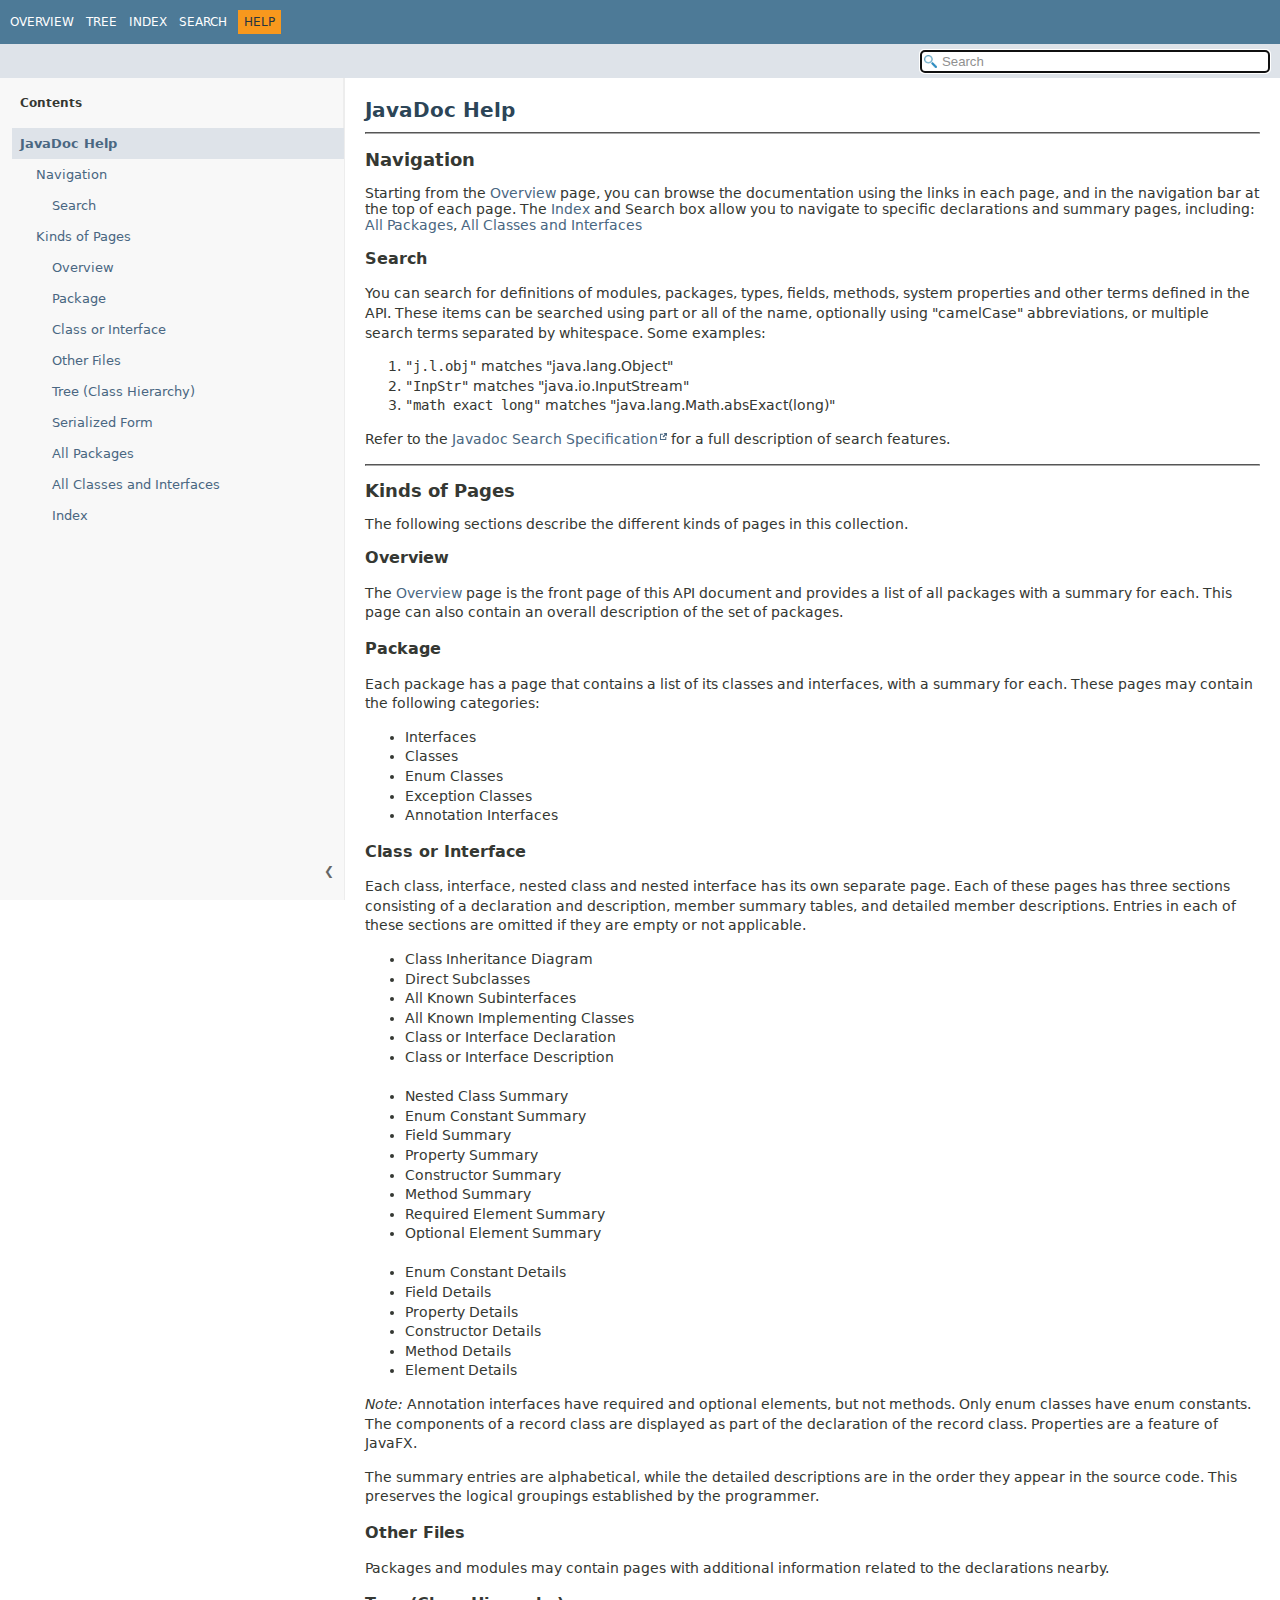
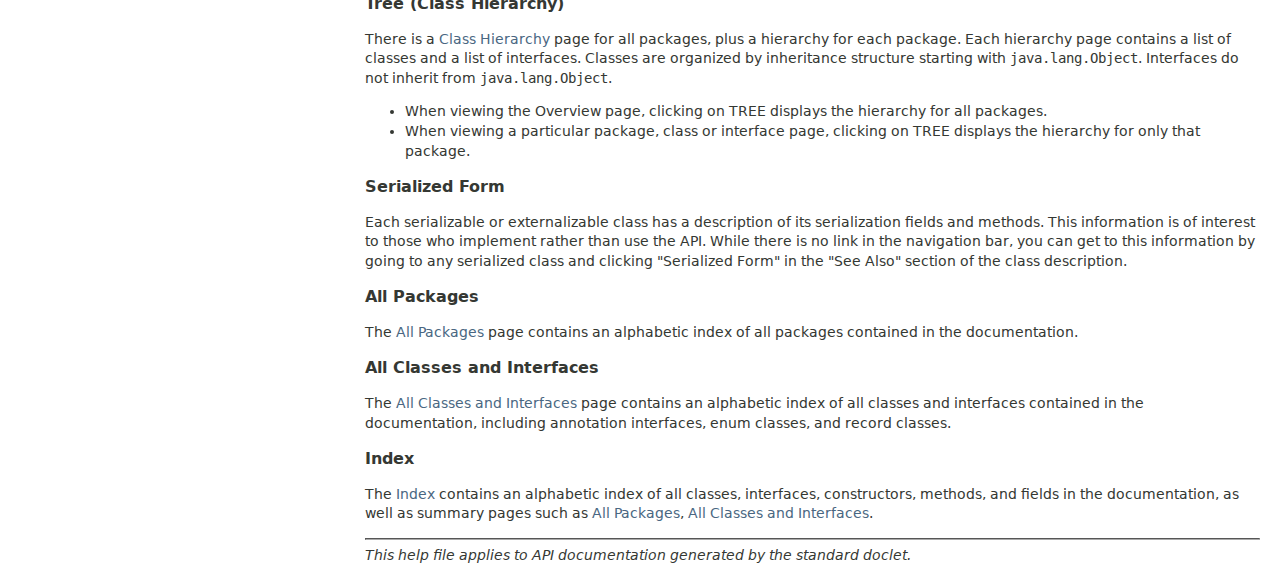
<file: Project/docs/help-doc.html>
<!DOCTYPE HTML>
<html lang="en">
<head>
<!-- Generated by javadoc (23) on Tue Nov 19 21:56:21 GMT+08:00 2024 -->
<title>API Help</title>
<meta name="viewport" content="width=device-width, initial-scale=1">
<meta http-equiv="Content-Type" content="text/html; charset=utf-8">
<meta name="dc.created" content="2024-11-19">
<meta name="description" content="help">
<meta name="generator" content="javadoc/HelpWriter">
<link rel="stylesheet" type="text/css" href="resource-files/jquery-ui.min.css" title="Style">
<link rel="stylesheet" type="text/css" href="resource-files/stylesheet.css" title="Style">
<script type="text/javascript" src="script-files/script.js"></script>
<script type="text/javascript" src="script-files/jquery-3.7.1.min.js"></script>
<script type="text/javascript" src="script-files/jquery-ui.min.js"></script>
</head>
<body class="help-page">
<script type="text/javascript">const pathtoroot = "./";
loadScripts(document, 'script');</script>
<noscript>
<div>JavaScript is disabled on your browser.</div>
</noscript>
<header role="banner">
<nav role="navigation">
<!-- ========= START OF TOP NAVBAR ======= -->
<div class="top-nav" id="navbar-top">
<div class="nav-content">
<div class="nav-menu-button"><button id="navbar-toggle-button" aria-controls="navbar-top" aria-expanded="false" aria-label="Toggle navigation links"><span class="nav-bar-toggle-icon">&nbsp;</span><span class="nav-bar-toggle-icon">&nbsp;</span><span class="nav-bar-toggle-icon">&nbsp;</span></button></div>
<div class="skip-nav"><a href="#skip-navbar-top" title="Skip navigation links">Skip navigation links</a></div>
<ul id="navbar-top-firstrow" class="nav-list" title="Navigation">
<li><a href="index.html">Overview</a></li>
<li><a href="overview-tree.html">Tree</a></li>
<li><a href="index-all.html">Index</a></li>
<li><a href="search.html">Search</a></li>
<li class="nav-bar-cell1-rev">Help</li>
</ul>
</div>
</div>
<div class="sub-nav">
<div class="nav-content">
<ol class="sub-nav-list"></ol>
<div class="nav-list-search">
<input type="text" id="search-input" disabled placeholder="Search" aria-label="Search in documentation" autocomplete="off">
<input type="reset" id="reset-search" disabled value="Reset">
</div>
</div>
</div>
<!-- ========= END OF TOP NAVBAR ========= -->
<span class="skip-nav" id="skip-navbar-top"></span></nav>
</header>
<div class="main-grid">
<nav role="navigation" class="toc" aria-label="Table of contents">
<div class="toc-header">Contents</div>
<button class="hide-sidebar"><span>Hide sidebar&nbsp;</span>&#10094;</button><button class="show-sidebar">&#10095;<span>&nbsp;Show sidebar</span></button>
<ol class="toc-list">
<li><a href="#" tabindex="0">JavaDoc Help</a>
<ol class="toc-list">
<li><a href="#help-navigation" tabindex="0">Navigation</a>
<ol class="toc-list">
<li><a href="#search" tabindex="0">Search</a></li>
</ol>
</li>
<li><a href="#help-pages" tabindex="0">Kinds of Pages</a>
<ol class="toc-list">
<li><a href="#overview" tabindex="0">Overview</a></li>
<li><a href="#package" tabindex="0">Package</a></li>
<li><a href="#class" tabindex="0">Class or Interface</a></li>
<li><a href="#doc-file" tabindex="0">Other Files</a></li>
<li><a href="#tree" tabindex="0">Tree (Class Hierarchy)</a></li>
<li><a href="#serialized-form" tabindex="0">Serialized Form</a></li>
<li><a href="#all-packages" tabindex="0">All Packages</a></li>
<li><a href="#all-classes" tabindex="0">All Classes and Interfaces</a></li>
<li><a href="#index" tabindex="0">Index</a></li>
</ol>
</li>
</ol>
</li>
</ol>
</nav>
<main role="main">
<h1 class="title">JavaDoc Help</h1>
<hr>
<div class="sub-title">
<h2 id="help-navigation">Navigation</h2>
Starting from the <a href="index.html">Overview</a> page, you can browse the documentation using the links in each page, and in the navigation bar at the top of each page. The <a href="index-all.html">Index</a> and Search box allow you to navigate to specific declarations and summary pages, including: <a href="allpackages-index.html">All Packages</a>, <a href="allclasses-index.html">All Classes and Interfaces</a>
<section class="help-section" id="search">
<h3>Search</h3>
<p>You can search for definitions of modules, packages, types, fields, methods, system properties and other terms defined in the API. These items can be searched using part or all of the name, optionally using "camelCase" abbreviations, or multiple search terms separated by whitespace. Some examples:</p>
<ol class="toc-list">
<li><code>"j.l.obj"</code> matches "java.lang.Object"</li>
<li><code>"InpStr"</code> matches "java.io.InputStream"</li>
<li><code>"math exact long"</code> matches "java.lang.Math.absExact(long)"</li>
</ol>
<p>Refer to the <a href="https://docs.oracle.com/en/java/javase/23/docs/specs/javadoc/javadoc-search-spec.html">Javadoc Search Specification</a> for a full description of search features.</p>
</section>
</div>
<hr>
<div class="sub-title">
<h2 id="help-pages">Kinds of Pages</h2>
The following sections describe the different kinds of pages in this collection.
<section class="help-section" id="overview">
<h3>Overview</h3>
<p>The <a href="index.html">Overview</a> page is the front page of this API document and provides a list of all packages with a summary for each.  This page can also contain an overall description of the set of packages.</p>
</section>
<section class="help-section" id="package">
<h3>Package</h3>
<p>Each package has a page that contains a list of its classes and interfaces, with a summary for each. These pages may contain the following categories:</p>
<ul class="help-section-list">
<li>Interfaces</li>
<li>Classes</li>
<li>Enum Classes</li>
<li>Exception Classes</li>
<li>Annotation Interfaces</li>
</ul>
</section>
<section class="help-section" id="class">
<h3>Class or Interface</h3>
<p>Each class, interface, nested class and nested interface has its own separate page. Each of these pages has three sections consisting of a declaration and description, member summary tables, and detailed member descriptions. Entries in each of these sections are omitted if they are empty or not applicable.</p>
<ul class="help-section-list">
<li>Class Inheritance Diagram</li>
<li>Direct Subclasses</li>
<li>All Known Subinterfaces</li>
<li>All Known Implementing Classes</li>
<li>Class or Interface Declaration</li>
<li>Class or Interface Description</li>
</ul>
<br>
<ul class="help-section-list">
<li>Nested Class Summary</li>
<li>Enum Constant Summary</li>
<li>Field Summary</li>
<li>Property Summary</li>
<li>Constructor Summary</li>
<li>Method Summary</li>
<li>Required Element Summary</li>
<li>Optional Element Summary</li>
</ul>
<br>
<ul class="help-section-list">
<li>Enum Constant Details</li>
<li>Field Details</li>
<li>Property Details</li>
<li>Constructor Details</li>
<li>Method Details</li>
<li>Element Details</li>
</ul>
<p><span class="help-note">Note:</span> Annotation interfaces have required and optional elements, but not methods. Only enum classes have enum constants. The components of a record class are displayed as part of the declaration of the record class. Properties are a feature of JavaFX.</p>
<p>The summary entries are alphabetical, while the detailed descriptions are in the order they appear in the source code. This preserves the logical groupings established by the programmer.</p>
</section>
<section class="help-section" id="doc-file">
<h3>Other Files</h3>
<p>Packages and modules may contain pages with additional information related to the declarations nearby.</p>
</section>
<section class="help-section" id="tree">
<h3>Tree (Class Hierarchy)</h3>
<p>There is a <a href="overview-tree.html">Class Hierarchy</a> page for all packages, plus a hierarchy for each package. Each hierarchy page contains a list of classes and a list of interfaces. Classes are organized by inheritance structure starting with <code>java.lang.Object</code>. Interfaces do not inherit from <code>java.lang.Object</code>.</p>
<ul class="help-section-list">
<li>When viewing the Overview page, clicking on TREE displays the hierarchy for all packages.</li>
<li>When viewing a particular package, class or interface page, clicking on TREE displays the hierarchy for only that package.</li>
</ul>
</section>
<section class="help-section" id="serialized-form">
<h3>Serialized Form</h3>
<p>Each serializable or externalizable class has a description of its serialization fields and methods. This information is of interest to those who implement rather than use the API. While there is no link in the navigation bar, you can get to this information by going to any serialized class and clicking "Serialized Form" in the "See Also" section of the class description.</p>
</section>
<section class="help-section" id="all-packages">
<h3>All Packages</h3>
<p>The <a href="allpackages-index.html">All Packages</a> page contains an alphabetic index of all packages contained in the documentation.</p>
</section>
<section class="help-section" id="all-classes">
<h3>All Classes and Interfaces</h3>
<p>The <a href="allclasses-index.html">All Classes and Interfaces</a> page contains an alphabetic index of all classes and interfaces contained in the documentation, including annotation interfaces, enum classes, and record classes.</p>
</section>
<section class="help-section" id="index">
<h3>Index</h3>
<p>The <a href="index-all.html">Index</a> contains an alphabetic index of all classes, interfaces, constructors, methods, and fields in the documentation, as well as summary pages such as <a href="allpackages-index.html">All Packages</a>, <a href="allclasses-index.html">All Classes and Interfaces</a>.</p>
</section>
</div>
<hr>
<span class="help-footnote">This help file applies to API documentation generated by the standard doclet.</span></main>
</div>
</body>
</html>
</file>
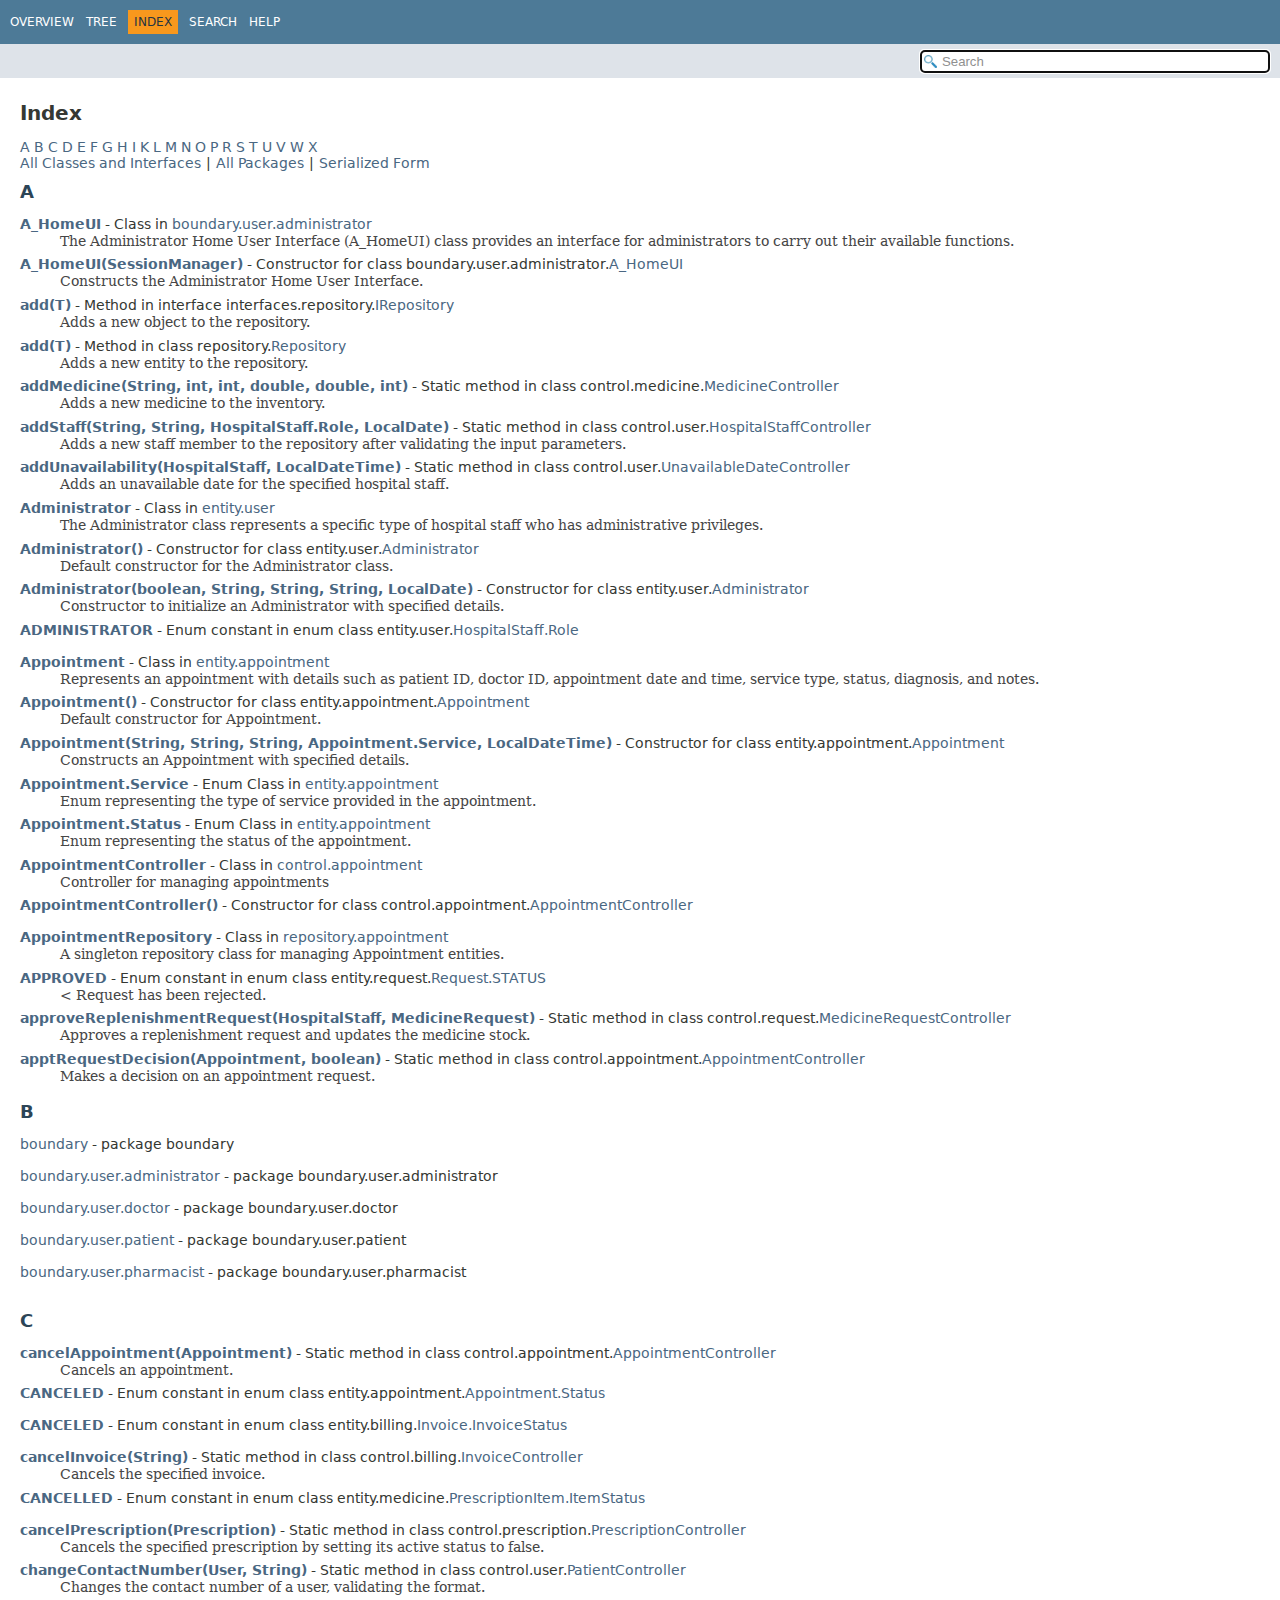
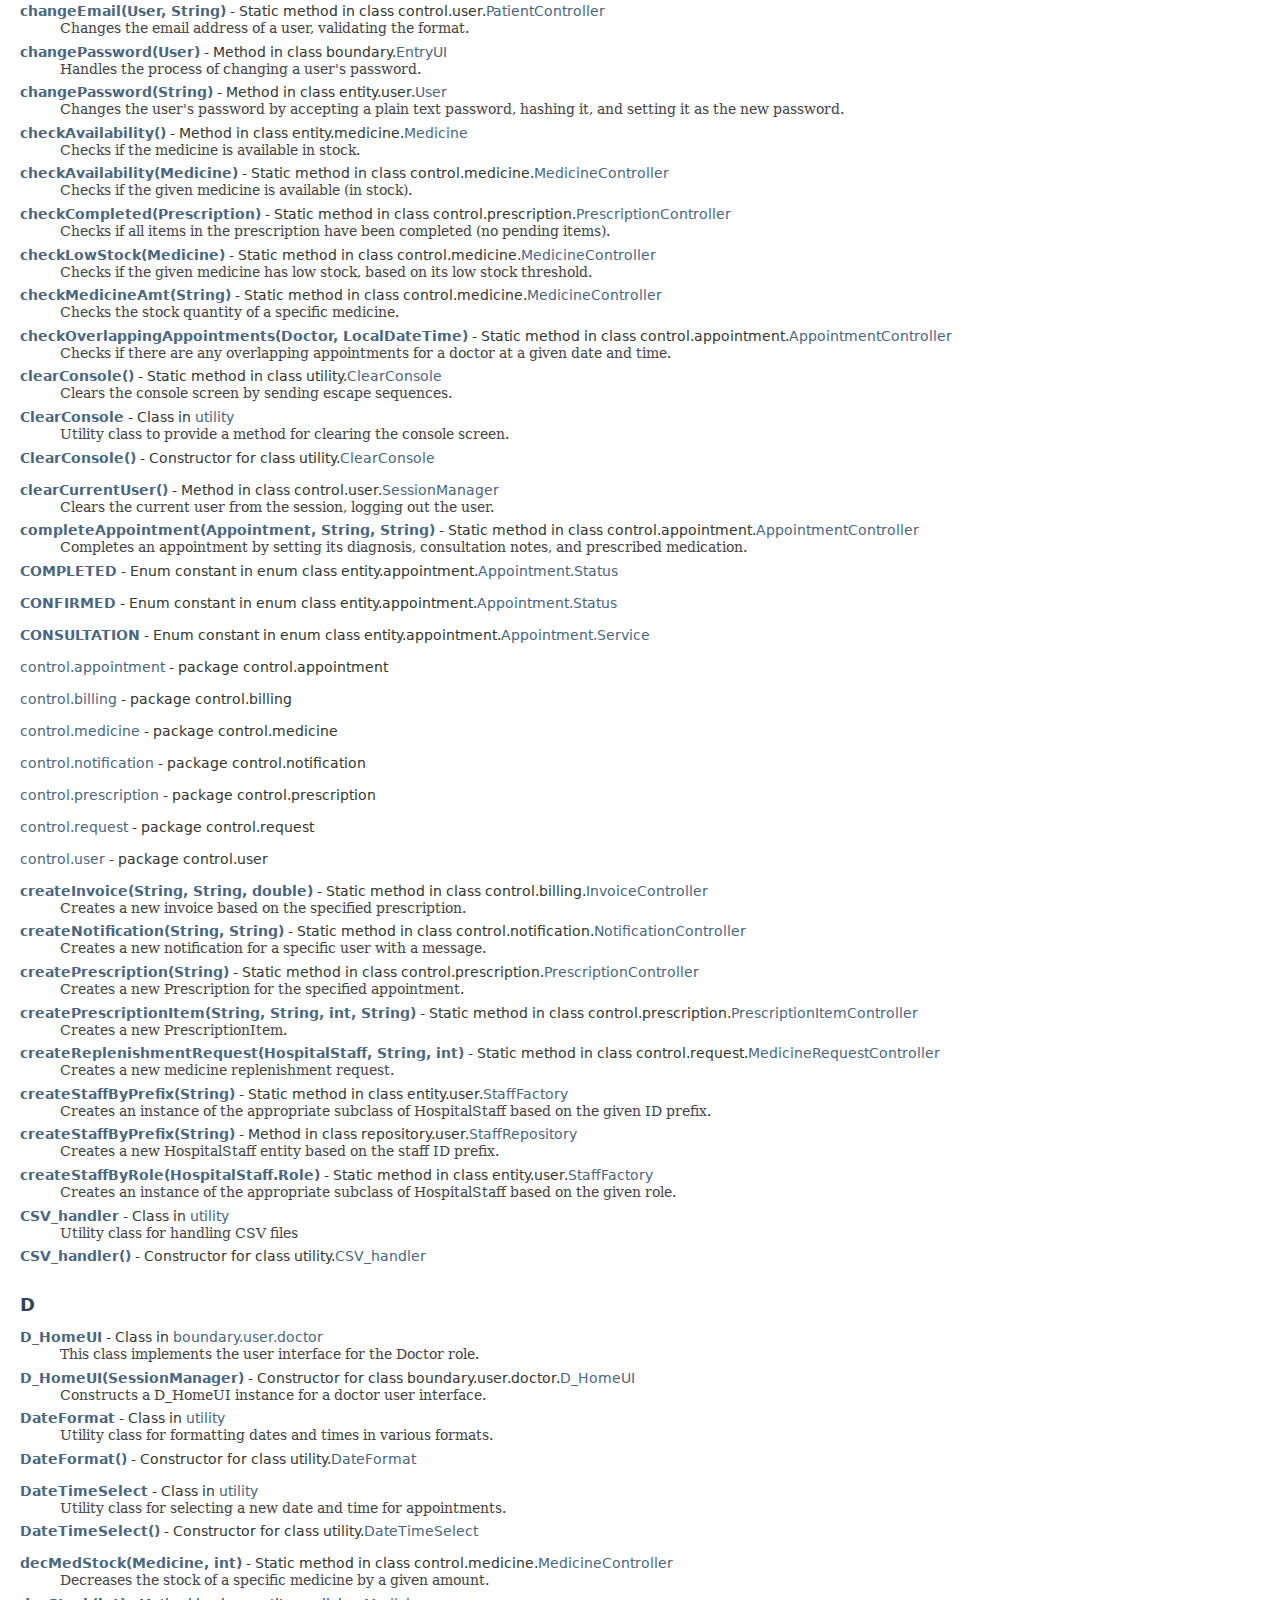
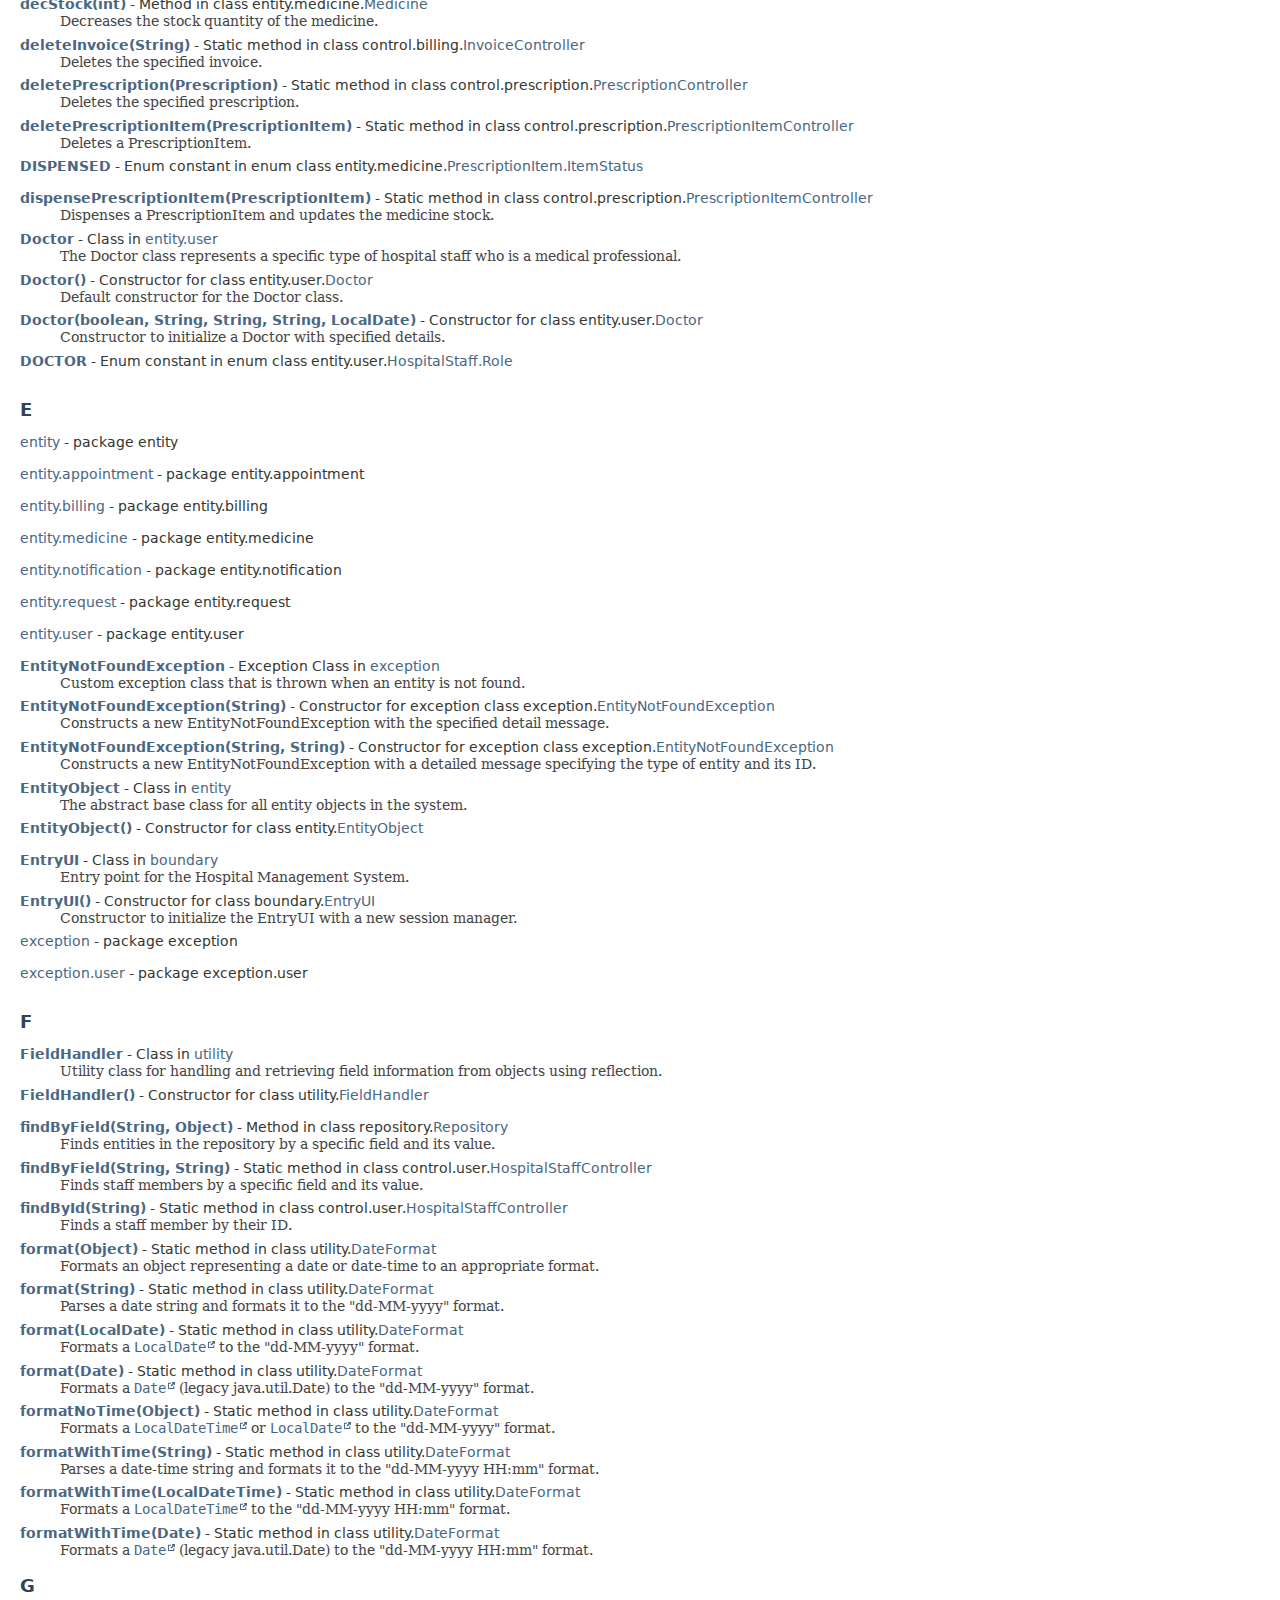
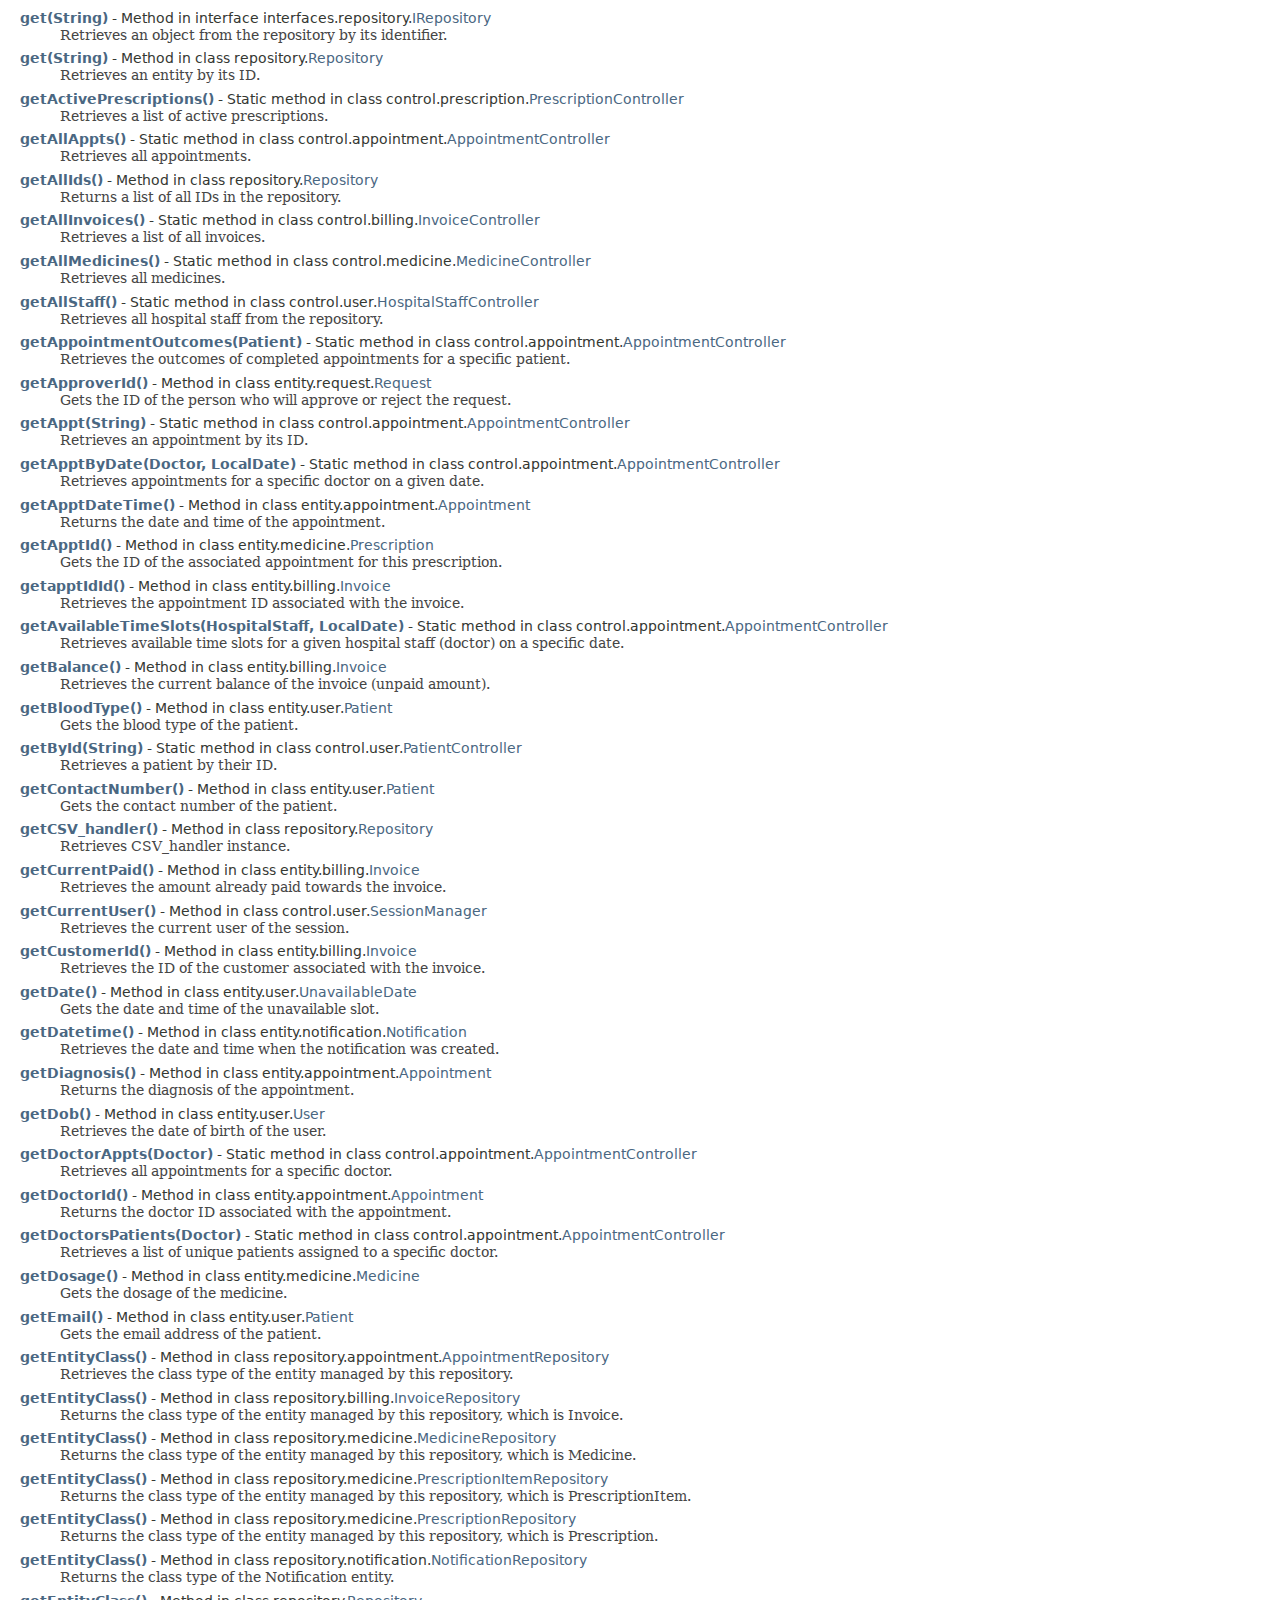
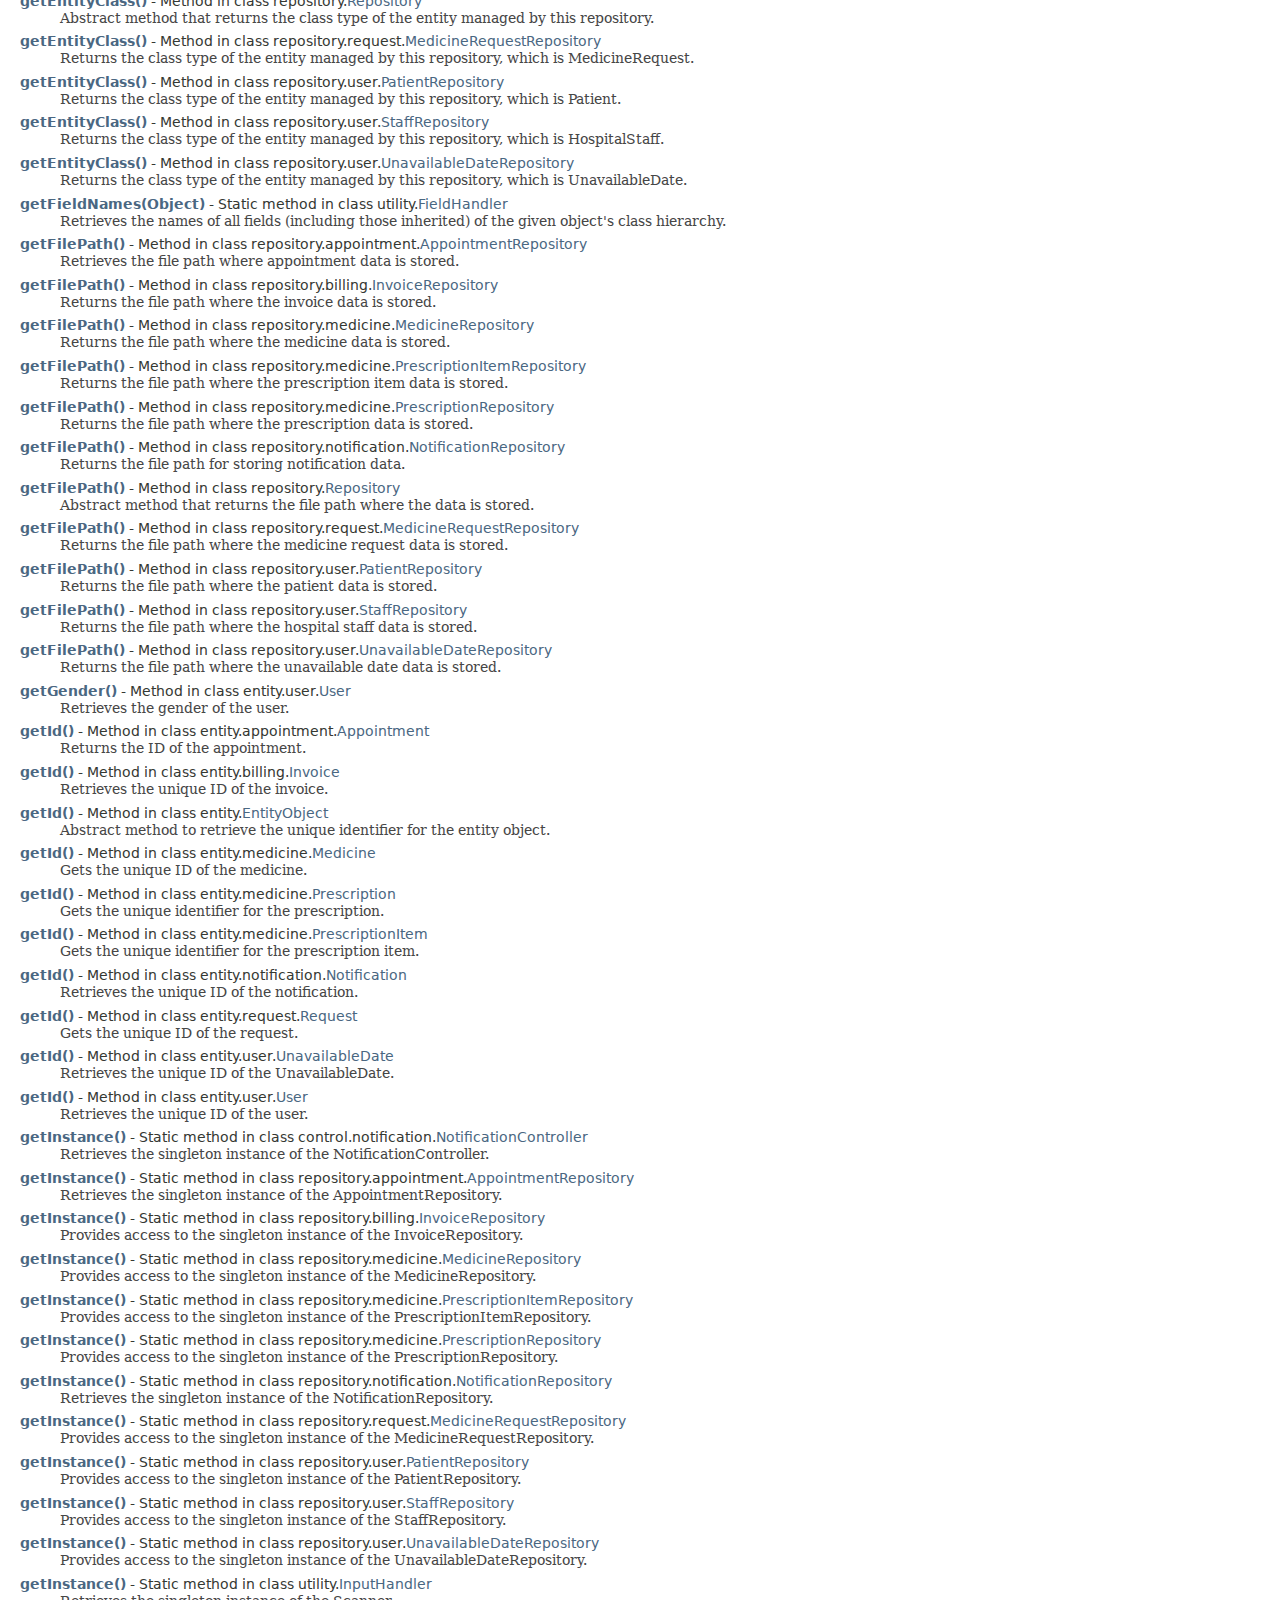
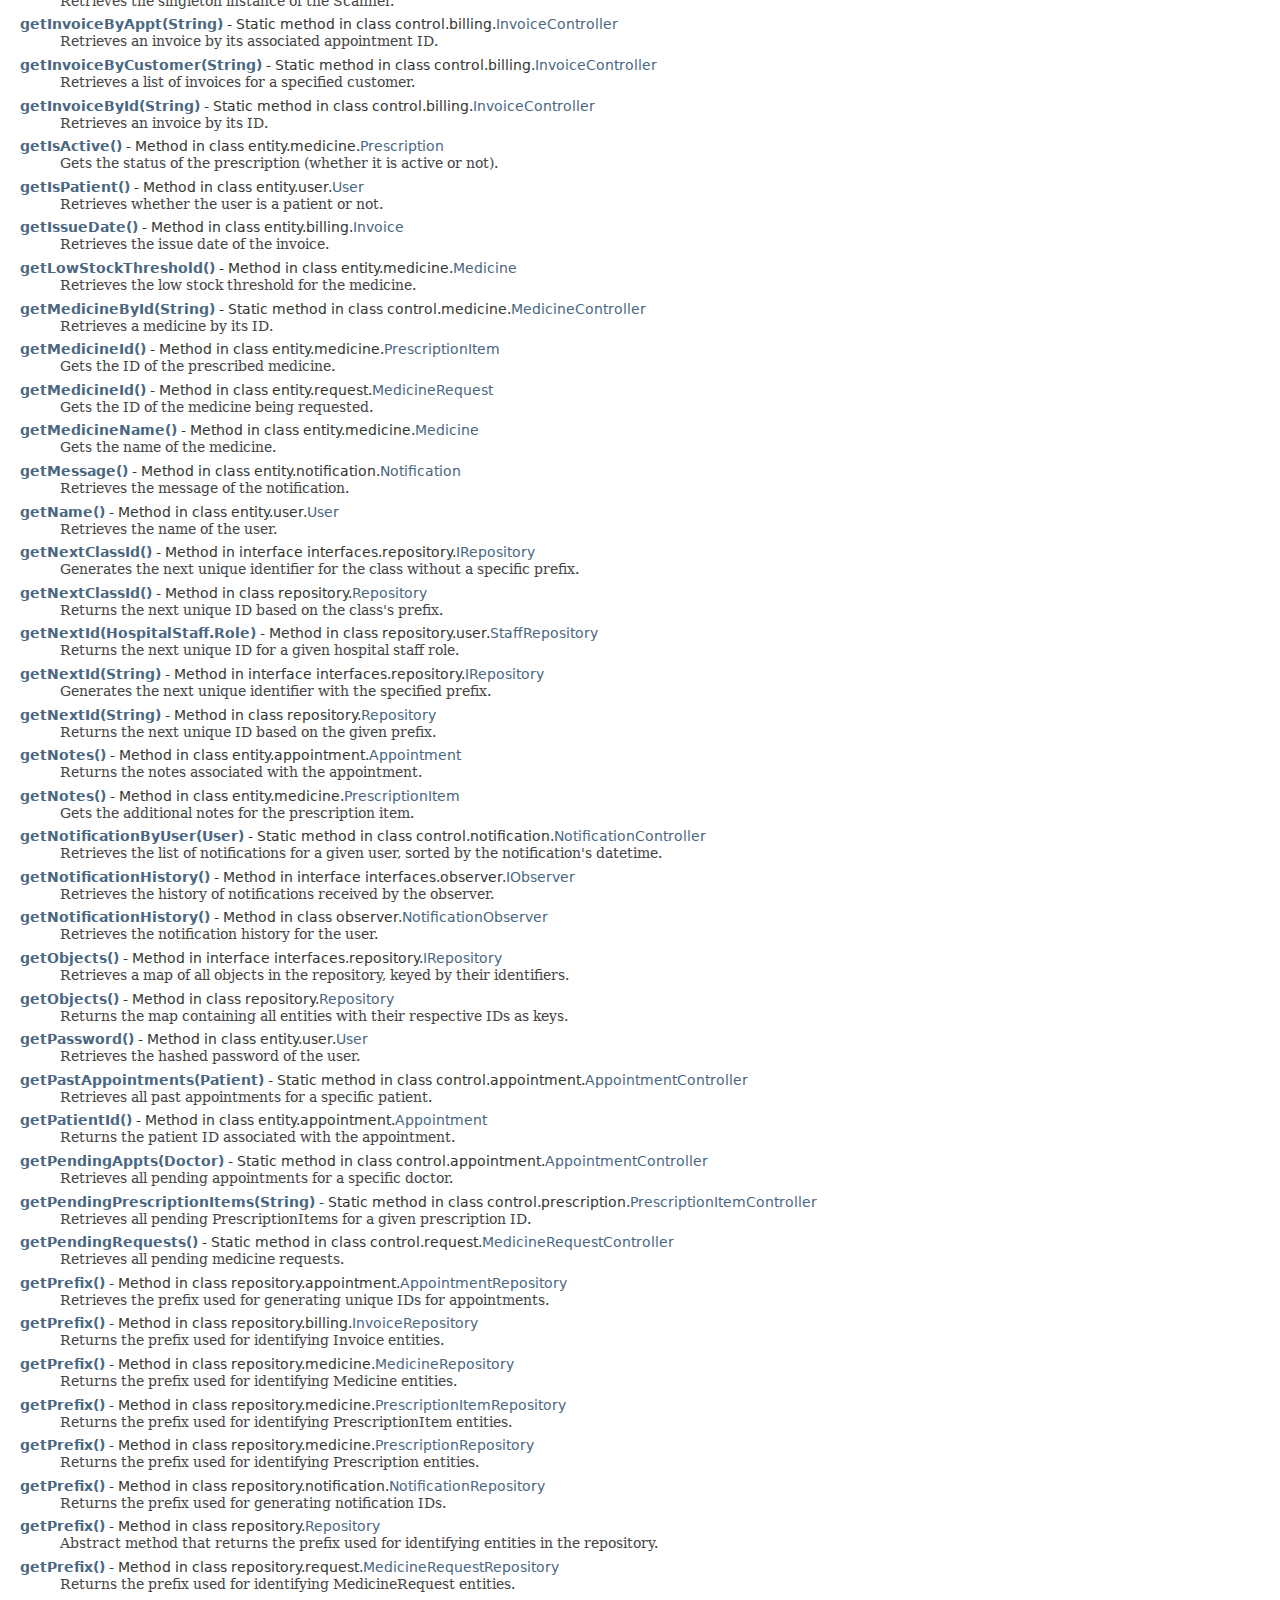
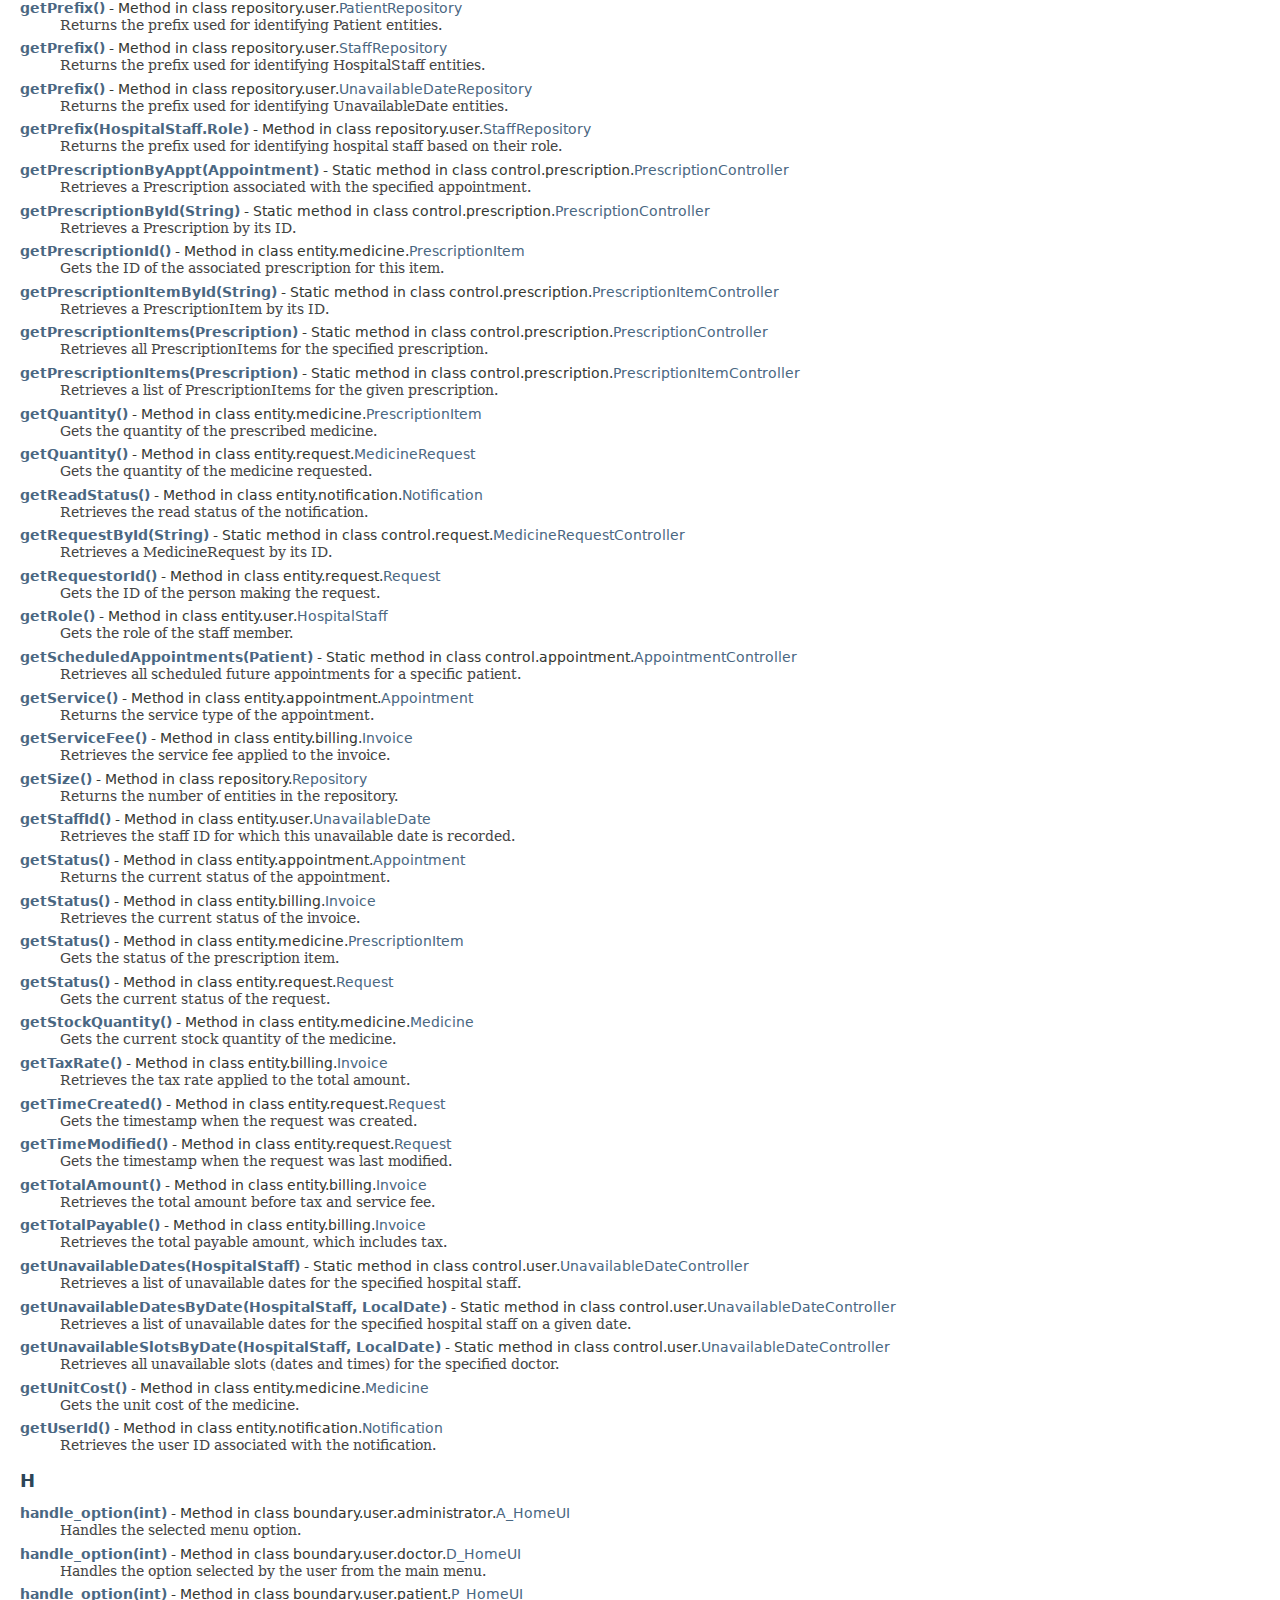
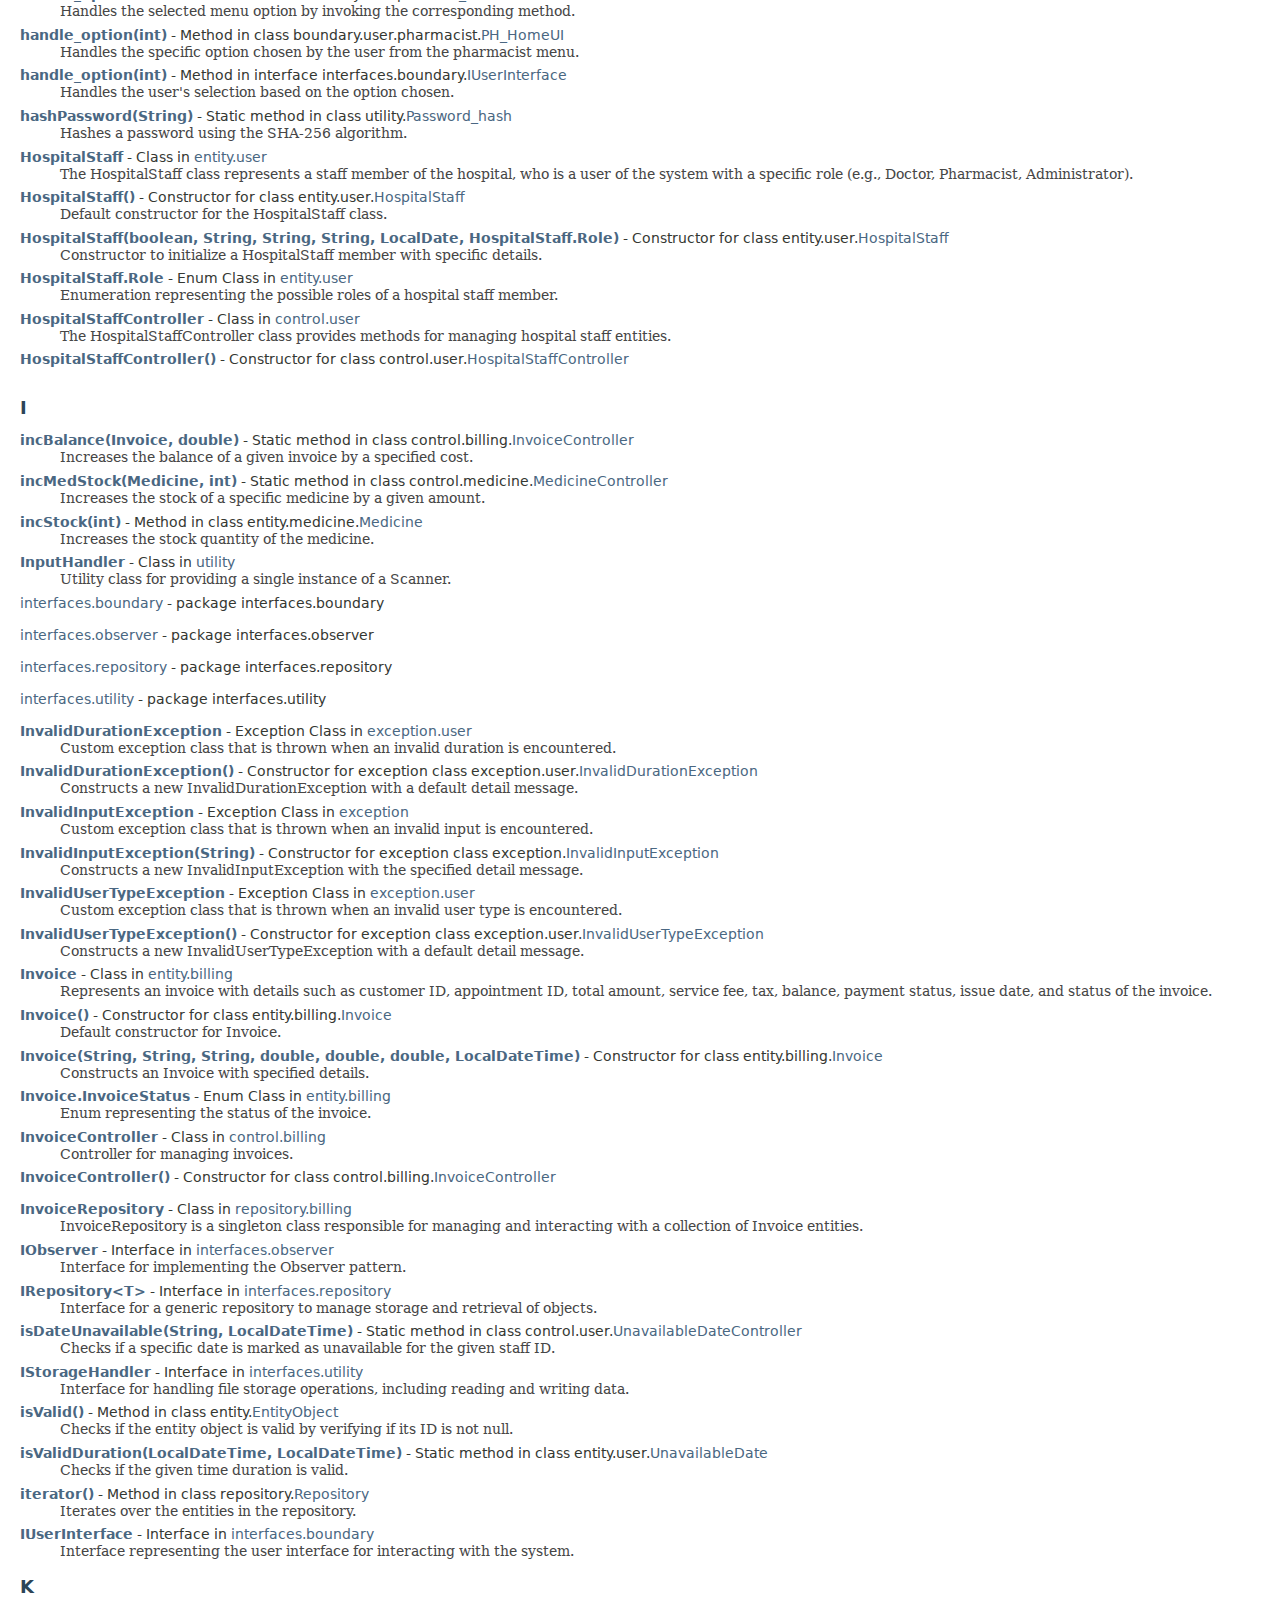
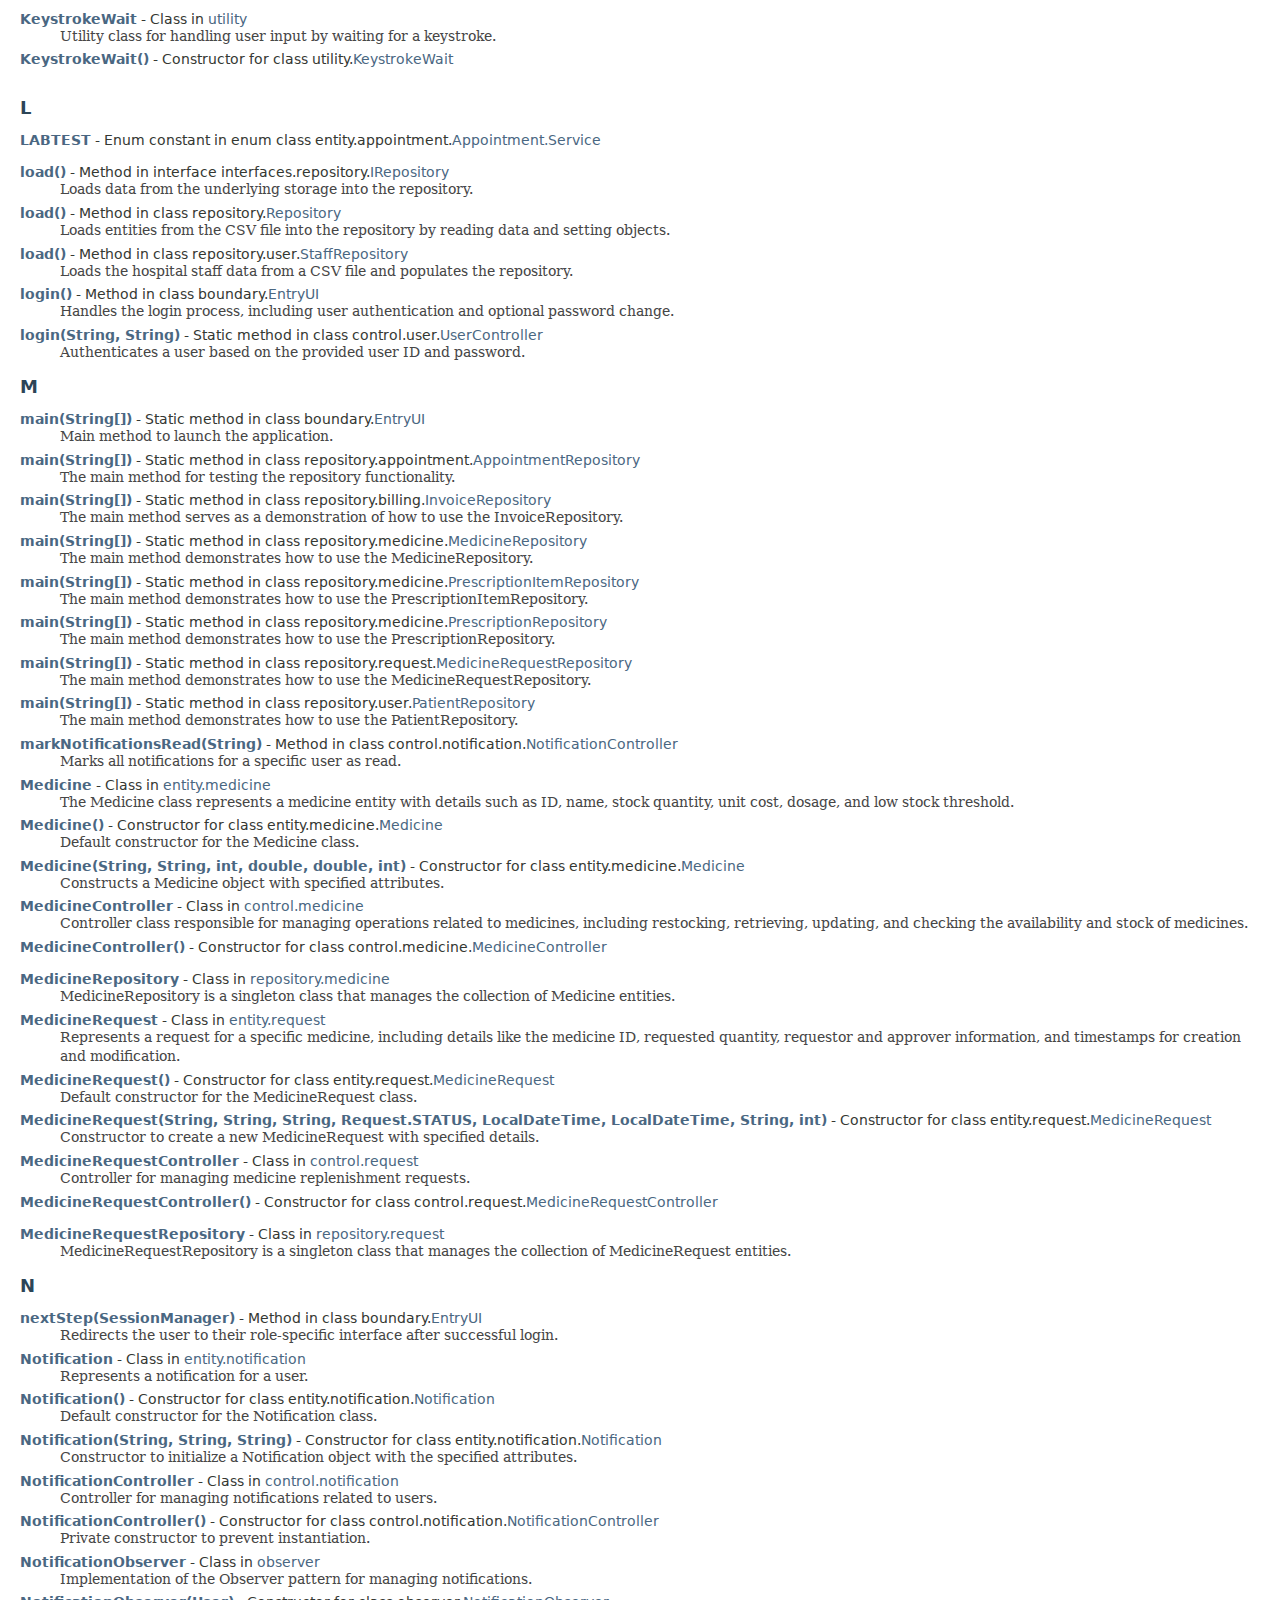
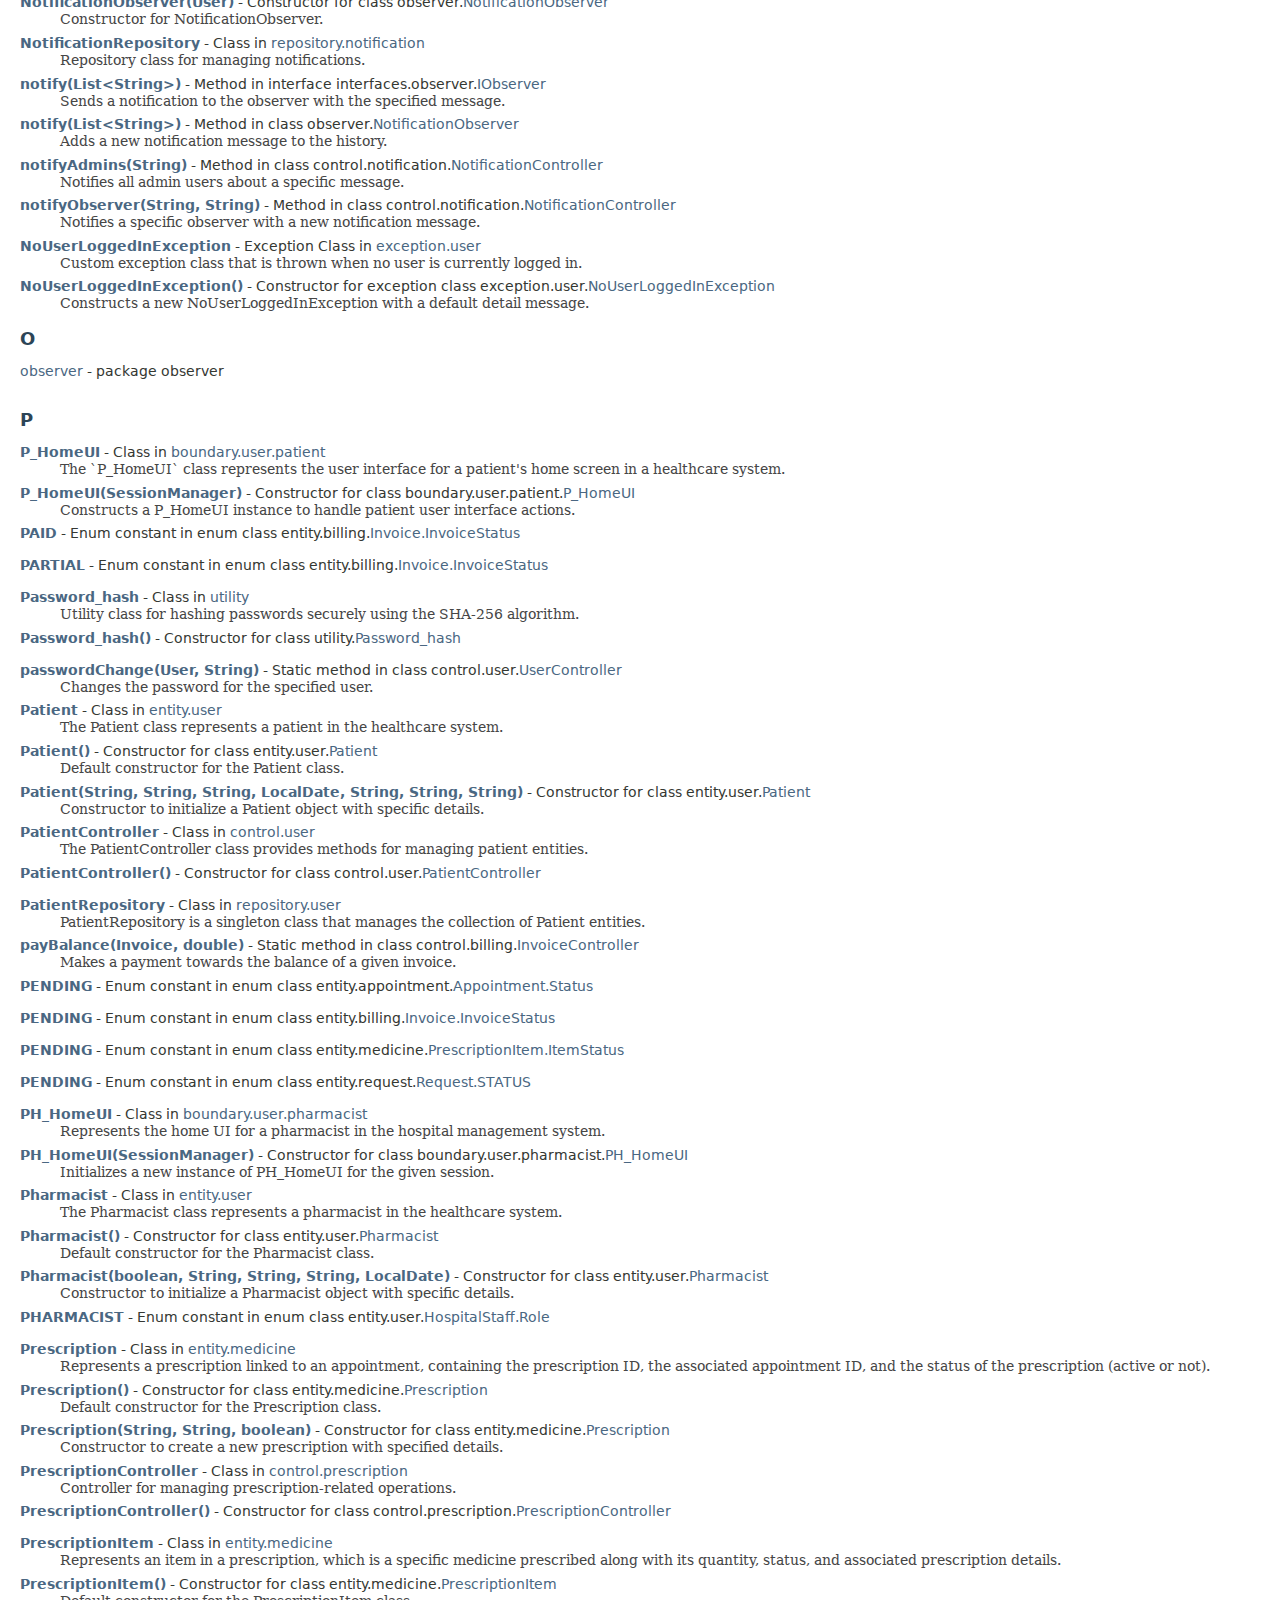
<file: Project/docs/index-all.html>
<!DOCTYPE HTML>
<html lang="en">
<head>
<!-- Generated by javadoc (23) on Tue Nov 19 21:56:21 GMT+08:00 2024 -->
<title>Index</title>
<meta name="viewport" content="width=device-width, initial-scale=1">
<meta http-equiv="Content-Type" content="text/html; charset=utf-8">
<meta name="dc.created" content="2024-11-19">
<meta name="description" content="index">
<meta name="generator" content="javadoc/IndexWriter">
<link rel="stylesheet" type="text/css" href="resource-files/jquery-ui.min.css" title="Style">
<link rel="stylesheet" type="text/css" href="resource-files/stylesheet.css" title="Style">
<script type="text/javascript" src="script-files/script.js"></script>
<script type="text/javascript" src="script-files/jquery-3.7.1.min.js"></script>
<script type="text/javascript" src="script-files/jquery-ui.min.js"></script>
</head>
<body class="index-page">
<script type="text/javascript">const pathtoroot = "./";
loadScripts(document, 'script');</script>
<noscript>
<div>JavaScript is disabled on your browser.</div>
</noscript>
<header role="banner">
<nav role="navigation">
<!-- ========= START OF TOP NAVBAR ======= -->
<div class="top-nav" id="navbar-top">
<div class="nav-content">
<div class="nav-menu-button"><button id="navbar-toggle-button" aria-controls="navbar-top" aria-expanded="false" aria-label="Toggle navigation links"><span class="nav-bar-toggle-icon">&nbsp;</span><span class="nav-bar-toggle-icon">&nbsp;</span><span class="nav-bar-toggle-icon">&nbsp;</span></button></div>
<div class="skip-nav"><a href="#skip-navbar-top" title="Skip navigation links">Skip navigation links</a></div>
<ul id="navbar-top-firstrow" class="nav-list" title="Navigation">
<li><a href="index.html">Overview</a></li>
<li><a href="overview-tree.html">Tree</a></li>
<li class="nav-bar-cell1-rev">Index</li>
<li><a href="search.html">Search</a></li>
<li><a href="help-doc.html#index">Help</a></li>
</ul>
</div>
</div>
<div class="sub-nav">
<div class="nav-content">
<ol class="sub-nav-list"></ol>
<div class="nav-list-search">
<input type="text" id="search-input" disabled placeholder="Search" aria-label="Search in documentation" autocomplete="off">
<input type="reset" id="reset-search" disabled value="Reset">
</div>
</div>
</div>
<!-- ========= END OF TOP NAVBAR ========= -->
<span class="skip-nav" id="skip-navbar-top"></span></nav>
</header>
<div class="main-grid">
<main role="main">
<div class="header">
<h1>Index</h1>
</div>
<a href="#I:A">A</a>&nbsp;<a href="#I:B">B</a>&nbsp;<a href="#I:C">C</a>&nbsp;<a href="#I:D">D</a>&nbsp;<a href="#I:E">E</a>&nbsp;<a href="#I:F">F</a>&nbsp;<a href="#I:G">G</a>&nbsp;<a href="#I:H">H</a>&nbsp;<a href="#I:I">I</a>&nbsp;<a href="#I:K">K</a>&nbsp;<a href="#I:L">L</a>&nbsp;<a href="#I:M">M</a>&nbsp;<a href="#I:N">N</a>&nbsp;<a href="#I:O">O</a>&nbsp;<a href="#I:P">P</a>&nbsp;<a href="#I:R">R</a>&nbsp;<a href="#I:S">S</a>&nbsp;<a href="#I:T">T</a>&nbsp;<a href="#I:U">U</a>&nbsp;<a href="#I:V">V</a>&nbsp;<a href="#I:W">W</a>&nbsp;<a href="#I:X">X</a>&nbsp;<br><a href="allclasses-index.html">All&nbsp;Classes&nbsp;and&nbsp;Interfaces</a><span class="vertical-separator">|</span><a href="allpackages-index.html">All&nbsp;Packages</a><span class="vertical-separator">|</span><a href="serialized-form.html">Serialized&nbsp;Form</a>
<h2 class="title" id="I:A">A</h2>
<dl class="index">
<dt><a href="boundary/user/administrator/A_HomeUI.html" class="type-name-link" title="class in boundary.user.administrator">A_HomeUI</a> - Class in <a href="boundary/user/administrator/package-summary.html">boundary.user.administrator</a></dt>
<dd>
<div class="block">The Administrator Home User Interface (A_HomeUI) class provides an interface for administrators to
 carry out their available functions.</div>
</dd>
<dt><a href="boundary/user/administrator/A_HomeUI.html#%3Cinit%3E(control.user.SessionManager)" class="member-name-link">A_HomeUI(SessionManager)</a> - Constructor for class boundary.user.administrator.<a href="boundary/user/administrator/A_HomeUI.html" title="class in boundary.user.administrator">A_HomeUI</a></dt>
<dd>
<div class="block">Constructs the Administrator Home User Interface.</div>
</dd>
<dt><a href="interfaces/repository/IRepository.html#add(T)" class="member-name-link">add(T)</a> - Method in interface interfaces.repository.<a href="interfaces/repository/IRepository.html" title="interface in interfaces.repository">IRepository</a></dt>
<dd>
<div class="block">Adds a new object to the repository.</div>
</dd>
<dt><a href="repository/Repository.html#add(T)" class="member-name-link">add(T)</a> - Method in class repository.<a href="repository/Repository.html" title="class in repository">Repository</a></dt>
<dd>
<div class="block">Adds a new entity to the repository.</div>
</dd>
<dt><a href="control/medicine/MedicineController.html#addMedicine(java.lang.String,int,int,double,double,int)" class="member-name-link">addMedicine(String, int, int, double, double, int)</a> - Static method in class control.medicine.<a href="control/medicine/MedicineController.html" title="class in control.medicine">MedicineController</a></dt>
<dd>
<div class="block">Adds a new medicine to the inventory.</div>
</dd>
<dt><a href="control/user/HospitalStaffController.html#addStaff(java.lang.String,java.lang.String,entity.user.HospitalStaff.Role,java.time.LocalDate)" class="member-name-link">addStaff(String, String, HospitalStaff.Role, LocalDate)</a> - Static method in class control.user.<a href="control/user/HospitalStaffController.html" title="class in control.user">HospitalStaffController</a></dt>
<dd>
<div class="block">Adds a new staff member to the repository after validating the input parameters.</div>
</dd>
<dt><a href="control/user/UnavailableDateController.html#addUnavailability(entity.user.HospitalStaff,java.time.LocalDateTime)" class="member-name-link">addUnavailability(HospitalStaff, LocalDateTime)</a> - Static method in class control.user.<a href="control/user/UnavailableDateController.html" title="class in control.user">UnavailableDateController</a></dt>
<dd>
<div class="block">Adds an unavailable date for the specified hospital staff.</div>
</dd>
<dt><a href="entity/user/Administrator.html" class="type-name-link" title="class in entity.user">Administrator</a> - Class in <a href="entity/user/package-summary.html">entity.user</a></dt>
<dd>
<div class="block">The Administrator class represents a specific type of hospital staff who has administrative privileges.</div>
</dd>
<dt><a href="entity/user/Administrator.html#%3Cinit%3E()" class="member-name-link">Administrator()</a> - Constructor for class entity.user.<a href="entity/user/Administrator.html" title="class in entity.user">Administrator</a></dt>
<dd>
<div class="block">Default constructor for the Administrator class.</div>
</dd>
<dt><a href="entity/user/Administrator.html#%3Cinit%3E(boolean,java.lang.String,java.lang.String,java.lang.String,java.time.LocalDate)" class="member-name-link">Administrator(boolean, String, String, String, LocalDate)</a> - Constructor for class entity.user.<a href="entity/user/Administrator.html" title="class in entity.user">Administrator</a></dt>
<dd>
<div class="block">Constructor to initialize an Administrator with specified details.</div>
</dd>
<dt><a href="entity/user/HospitalStaff.Role.html#ADMINISTRATOR" class="member-name-link">ADMINISTRATOR</a> - Enum constant in enum class entity.user.<a href="entity/user/HospitalStaff.Role.html" title="enum class in entity.user">HospitalStaff.Role</a></dt>
<dd>&nbsp;</dd>
<dt><a href="entity/appointment/Appointment.html" class="type-name-link" title="class in entity.appointment">Appointment</a> - Class in <a href="entity/appointment/package-summary.html">entity.appointment</a></dt>
<dd>
<div class="block">Represents an appointment with details such as patient ID, doctor ID, appointment date and time,
 service type, status, diagnosis, and notes.</div>
</dd>
<dt><a href="entity/appointment/Appointment.html#%3Cinit%3E()" class="member-name-link">Appointment()</a> - Constructor for class entity.appointment.<a href="entity/appointment/Appointment.html" title="class in entity.appointment">Appointment</a></dt>
<dd>
<div class="block">Default constructor for Appointment.</div>
</dd>
<dt><a href="entity/appointment/Appointment.html#%3Cinit%3E(java.lang.String,java.lang.String,java.lang.String,entity.appointment.Appointment.Service,java.time.LocalDateTime)" class="member-name-link">Appointment(String, String, String, Appointment.Service, LocalDateTime)</a> - Constructor for class entity.appointment.<a href="entity/appointment/Appointment.html" title="class in entity.appointment">Appointment</a></dt>
<dd>
<div class="block">Constructs an Appointment with specified details.</div>
</dd>
<dt><a href="entity/appointment/Appointment.Service.html" class="type-name-link" title="enum class in entity.appointment">Appointment.Service</a> - Enum Class in <a href="entity/appointment/package-summary.html">entity.appointment</a></dt>
<dd>
<div class="block">Enum representing the type of service provided in the appointment.</div>
</dd>
<dt><a href="entity/appointment/Appointment.Status.html" class="type-name-link" title="enum class in entity.appointment">Appointment.Status</a> - Enum Class in <a href="entity/appointment/package-summary.html">entity.appointment</a></dt>
<dd>
<div class="block">Enum representing the status of the appointment.</div>
</dd>
<dt><a href="control/appointment/AppointmentController.html" class="type-name-link" title="class in control.appointment">AppointmentController</a> - Class in <a href="control/appointment/package-summary.html">control.appointment</a></dt>
<dd>
<div class="block">Controller for managing appointments</div>
</dd>
<dt><a href="control/appointment/AppointmentController.html#%3Cinit%3E()" class="member-name-link">AppointmentController()</a> - Constructor for class control.appointment.<a href="control/appointment/AppointmentController.html" title="class in control.appointment">AppointmentController</a></dt>
<dd>&nbsp;</dd>
<dt><a href="repository/appointment/AppointmentRepository.html" class="type-name-link" title="class in repository.appointment">AppointmentRepository</a> - Class in <a href="repository/appointment/package-summary.html">repository.appointment</a></dt>
<dd>
<div class="block">A singleton repository class for managing Appointment entities.</div>
</dd>
<dt><a href="entity/request/Request.STATUS.html#APPROVED" class="member-name-link">APPROVED</a> - Enum constant in enum class entity.request.<a href="entity/request/Request.STATUS.html" title="enum class in entity.request">Request.STATUS</a></dt>
<dd>
<div class="block">&lt; Request has been rejected.</div>
</dd>
<dt><a href="control/request/MedicineRequestController.html#approveReplenishmentRequest(entity.user.HospitalStaff,entity.request.MedicineRequest)" class="member-name-link">approveReplenishmentRequest(HospitalStaff, MedicineRequest)</a> - Static method in class control.request.<a href="control/request/MedicineRequestController.html" title="class in control.request">MedicineRequestController</a></dt>
<dd>
<div class="block">Approves a replenishment request and updates the medicine stock.</div>
</dd>
<dt><a href="control/appointment/AppointmentController.html#apptRequestDecision(entity.appointment.Appointment,boolean)" class="member-name-link">apptRequestDecision(Appointment, boolean)</a> - Static method in class control.appointment.<a href="control/appointment/AppointmentController.html" title="class in control.appointment">AppointmentController</a></dt>
<dd>
<div class="block">Makes a decision on an appointment request.</div>
</dd>
</dl>
<h2 class="title" id="I:B">B</h2>
<dl class="index">
<dt><a href="boundary/package-summary.html">boundary</a> - package boundary</dt>
<dd>&nbsp;</dd>
<dt><a href="boundary/user/administrator/package-summary.html">boundary.user.administrator</a> - package boundary.user.administrator</dt>
<dd>&nbsp;</dd>
<dt><a href="boundary/user/doctor/package-summary.html">boundary.user.doctor</a> - package boundary.user.doctor</dt>
<dd>&nbsp;</dd>
<dt><a href="boundary/user/patient/package-summary.html">boundary.user.patient</a> - package boundary.user.patient</dt>
<dd>&nbsp;</dd>
<dt><a href="boundary/user/pharmacist/package-summary.html">boundary.user.pharmacist</a> - package boundary.user.pharmacist</dt>
<dd>&nbsp;</dd>
</dl>
<h2 class="title" id="I:C">C</h2>
<dl class="index">
<dt><a href="control/appointment/AppointmentController.html#cancelAppointment(entity.appointment.Appointment)" class="member-name-link">cancelAppointment(Appointment)</a> - Static method in class control.appointment.<a href="control/appointment/AppointmentController.html" title="class in control.appointment">AppointmentController</a></dt>
<dd>
<div class="block">Cancels an appointment.</div>
</dd>
<dt><a href="entity/appointment/Appointment.Status.html#CANCELED" class="member-name-link">CANCELED</a> - Enum constant in enum class entity.appointment.<a href="entity/appointment/Appointment.Status.html" title="enum class in entity.appointment">Appointment.Status</a></dt>
<dd>&nbsp;</dd>
<dt><a href="entity/billing/Invoice.InvoiceStatus.html#CANCELED" class="member-name-link">CANCELED</a> - Enum constant in enum class entity.billing.<a href="entity/billing/Invoice.InvoiceStatus.html" title="enum class in entity.billing">Invoice.InvoiceStatus</a></dt>
<dd>&nbsp;</dd>
<dt><a href="control/billing/InvoiceController.html#cancelInvoice(java.lang.String)" class="member-name-link">cancelInvoice(String)</a> - Static method in class control.billing.<a href="control/billing/InvoiceController.html" title="class in control.billing">InvoiceController</a></dt>
<dd>
<div class="block">Cancels the specified invoice.</div>
</dd>
<dt><a href="entity/medicine/PrescriptionItem.ItemStatus.html#CANCELLED" class="member-name-link">CANCELLED</a> - Enum constant in enum class entity.medicine.<a href="entity/medicine/PrescriptionItem.ItemStatus.html" title="enum class in entity.medicine">PrescriptionItem.ItemStatus</a></dt>
<dd>&nbsp;</dd>
<dt><a href="control/prescription/PrescriptionController.html#cancelPrescription(entity.medicine.Prescription)" class="member-name-link">cancelPrescription(Prescription)</a> - Static method in class control.prescription.<a href="control/prescription/PrescriptionController.html" title="class in control.prescription">PrescriptionController</a></dt>
<dd>
<div class="block">Cancels the specified prescription by setting its active status to false.</div>
</dd>
<dt><a href="control/user/PatientController.html#changeContactNumber(entity.user.User,java.lang.String)" class="member-name-link">changeContactNumber(User, String)</a> - Static method in class control.user.<a href="control/user/PatientController.html" title="class in control.user">PatientController</a></dt>
<dd>
<div class="block">Changes the contact number of a user, validating the format.</div>
</dd>
<dt><a href="control/user/PatientController.html#changeEmail(entity.user.User,java.lang.String)" class="member-name-link">changeEmail(User, String)</a> - Static method in class control.user.<a href="control/user/PatientController.html" title="class in control.user">PatientController</a></dt>
<dd>
<div class="block">Changes the email address of a user, validating the format.</div>
</dd>
<dt><a href="boundary/EntryUI.html#changePassword(entity.user.User)" class="member-name-link">changePassword(User)</a> - Method in class boundary.<a href="boundary/EntryUI.html" title="class in boundary">EntryUI</a></dt>
<dd>
<div class="block">Handles the process of changing a user's password.</div>
</dd>
<dt><a href="entity/user/User.html#changePassword(java.lang.String)" class="member-name-link">changePassword(String)</a> - Method in class entity.user.<a href="entity/user/User.html" title="class in entity.user">User</a></dt>
<dd>
<div class="block">Changes the user's password by accepting a plain text password,
 hashing it, and setting it as the new password.</div>
</dd>
<dt><a href="entity/medicine/Medicine.html#checkAvailability()" class="member-name-link">checkAvailability()</a> - Method in class entity.medicine.<a href="entity/medicine/Medicine.html" title="class in entity.medicine">Medicine</a></dt>
<dd>
<div class="block">Checks if the medicine is available in stock.</div>
</dd>
<dt><a href="control/medicine/MedicineController.html#checkAvailability(entity.medicine.Medicine)" class="member-name-link">checkAvailability(Medicine)</a> - Static method in class control.medicine.<a href="control/medicine/MedicineController.html" title="class in control.medicine">MedicineController</a></dt>
<dd>
<div class="block">Checks if the given medicine is available (in stock).</div>
</dd>
<dt><a href="control/prescription/PrescriptionController.html#checkCompleted(entity.medicine.Prescription)" class="member-name-link">checkCompleted(Prescription)</a> - Static method in class control.prescription.<a href="control/prescription/PrescriptionController.html" title="class in control.prescription">PrescriptionController</a></dt>
<dd>
<div class="block">Checks if all items in the prescription have been completed (no pending items).</div>
</dd>
<dt><a href="control/medicine/MedicineController.html#checkLowStock(entity.medicine.Medicine)" class="member-name-link">checkLowStock(Medicine)</a> - Static method in class control.medicine.<a href="control/medicine/MedicineController.html" title="class in control.medicine">MedicineController</a></dt>
<dd>
<div class="block">Checks if the given medicine has low stock, based on its low stock threshold.</div>
</dd>
<dt><a href="control/medicine/MedicineController.html#checkMedicineAmt(java.lang.String)" class="member-name-link">checkMedicineAmt(String)</a> - Static method in class control.medicine.<a href="control/medicine/MedicineController.html" title="class in control.medicine">MedicineController</a></dt>
<dd>
<div class="block">Checks the stock quantity of a specific medicine.</div>
</dd>
<dt><a href="control/appointment/AppointmentController.html#checkOverlappingAppointments(entity.user.Doctor,java.time.LocalDateTime)" class="member-name-link">checkOverlappingAppointments(Doctor, LocalDateTime)</a> - Static method in class control.appointment.<a href="control/appointment/AppointmentController.html" title="class in control.appointment">AppointmentController</a></dt>
<dd>
<div class="block">Checks if there are any overlapping appointments for a doctor at a given date and time.</div>
</dd>
<dt><a href="utility/ClearConsole.html#clearConsole()" class="member-name-link">clearConsole()</a> - Static method in class utility.<a href="utility/ClearConsole.html" title="class in utility">ClearConsole</a></dt>
<dd>
<div class="block">Clears the console screen by sending escape sequences.</div>
</dd>
<dt><a href="utility/ClearConsole.html" class="type-name-link" title="class in utility">ClearConsole</a> - Class in <a href="utility/package-summary.html">utility</a></dt>
<dd>
<div class="block">Utility class to provide a method for clearing the console screen.</div>
</dd>
<dt><a href="utility/ClearConsole.html#%3Cinit%3E()" class="member-name-link">ClearConsole()</a> - Constructor for class utility.<a href="utility/ClearConsole.html" title="class in utility">ClearConsole</a></dt>
<dd>&nbsp;</dd>
<dt><a href="control/user/SessionManager.html#clearCurrentUser()" class="member-name-link">clearCurrentUser()</a> - Method in class control.user.<a href="control/user/SessionManager.html" title="class in control.user">SessionManager</a></dt>
<dd>
<div class="block">Clears the current user from the session, logging out the user.</div>
</dd>
<dt><a href="control/appointment/AppointmentController.html#completeAppointment(entity.appointment.Appointment,java.lang.String,java.lang.String)" class="member-name-link">completeAppointment(Appointment, String, String)</a> - Static method in class control.appointment.<a href="control/appointment/AppointmentController.html" title="class in control.appointment">AppointmentController</a></dt>
<dd>
<div class="block">Completes an appointment by setting its diagnosis, consultation notes, and prescribed medication.</div>
</dd>
<dt><a href="entity/appointment/Appointment.Status.html#COMPLETED" class="member-name-link">COMPLETED</a> - Enum constant in enum class entity.appointment.<a href="entity/appointment/Appointment.Status.html" title="enum class in entity.appointment">Appointment.Status</a></dt>
<dd>&nbsp;</dd>
<dt><a href="entity/appointment/Appointment.Status.html#CONFIRMED" class="member-name-link">CONFIRMED</a> - Enum constant in enum class entity.appointment.<a href="entity/appointment/Appointment.Status.html" title="enum class in entity.appointment">Appointment.Status</a></dt>
<dd>&nbsp;</dd>
<dt><a href="entity/appointment/Appointment.Service.html#CONSULTATION" class="member-name-link">CONSULTATION</a> - Enum constant in enum class entity.appointment.<a href="entity/appointment/Appointment.Service.html" title="enum class in entity.appointment">Appointment.Service</a></dt>
<dd>&nbsp;</dd>
<dt><a href="control/appointment/package-summary.html">control.appointment</a> - package control.appointment</dt>
<dd>&nbsp;</dd>
<dt><a href="control/billing/package-summary.html">control.billing</a> - package control.billing</dt>
<dd>&nbsp;</dd>
<dt><a href="control/medicine/package-summary.html">control.medicine</a> - package control.medicine</dt>
<dd>&nbsp;</dd>
<dt><a href="control/notification/package-summary.html">control.notification</a> - package control.notification</dt>
<dd>&nbsp;</dd>
<dt><a href="control/prescription/package-summary.html">control.prescription</a> - package control.prescription</dt>
<dd>&nbsp;</dd>
<dt><a href="control/request/package-summary.html">control.request</a> - package control.request</dt>
<dd>&nbsp;</dd>
<dt><a href="control/user/package-summary.html">control.user</a> - package control.user</dt>
<dd>&nbsp;</dd>
<dt><a href="control/billing/InvoiceController.html#createInvoice(java.lang.String,java.lang.String,double)" class="member-name-link">createInvoice(String, String, double)</a> - Static method in class control.billing.<a href="control/billing/InvoiceController.html" title="class in control.billing">InvoiceController</a></dt>
<dd>
<div class="block">Creates a new invoice based on the specified prescription.</div>
</dd>
<dt><a href="control/notification/NotificationController.html#createNotification(java.lang.String,java.lang.String)" class="member-name-link">createNotification(String, String)</a> - Static method in class control.notification.<a href="control/notification/NotificationController.html" title="class in control.notification">NotificationController</a></dt>
<dd>
<div class="block">Creates a new notification for a specific user with a message.</div>
</dd>
<dt><a href="control/prescription/PrescriptionController.html#createPrescription(java.lang.String)" class="member-name-link">createPrescription(String)</a> - Static method in class control.prescription.<a href="control/prescription/PrescriptionController.html" title="class in control.prescription">PrescriptionController</a></dt>
<dd>
<div class="block">Creates a new Prescription for the specified appointment.</div>
</dd>
<dt><a href="control/prescription/PrescriptionItemController.html#createPrescriptionItem(java.lang.String,java.lang.String,int,java.lang.String)" class="member-name-link">createPrescriptionItem(String, String, int, String)</a> - Static method in class control.prescription.<a href="control/prescription/PrescriptionItemController.html" title="class in control.prescription">PrescriptionItemController</a></dt>
<dd>
<div class="block">Creates a new PrescriptionItem.</div>
</dd>
<dt><a href="control/request/MedicineRequestController.html#createReplenishmentRequest(entity.user.HospitalStaff,java.lang.String,int)" class="member-name-link">createReplenishmentRequest(HospitalStaff, String, int)</a> - Static method in class control.request.<a href="control/request/MedicineRequestController.html" title="class in control.request">MedicineRequestController</a></dt>
<dd>
<div class="block">Creates a new medicine replenishment request.</div>
</dd>
<dt><a href="entity/user/StaffFactory.html#createStaffByPrefix(java.lang.String)" class="member-name-link">createStaffByPrefix(String)</a> - Static method in class entity.user.<a href="entity/user/StaffFactory.html" title="class in entity.user">StaffFactory</a></dt>
<dd>
<div class="block">Creates an instance of the appropriate subclass of HospitalStaff based on the given ID prefix.</div>
</dd>
<dt><a href="repository/user/StaffRepository.html#createStaffByPrefix(java.lang.String)" class="member-name-link">createStaffByPrefix(String)</a> - Method in class repository.user.<a href="repository/user/StaffRepository.html" title="class in repository.user">StaffRepository</a></dt>
<dd>
<div class="block">Creates a new HospitalStaff entity based on the staff ID prefix.</div>
</dd>
<dt><a href="entity/user/StaffFactory.html#createStaffByRole(entity.user.HospitalStaff.Role)" class="member-name-link">createStaffByRole(HospitalStaff.Role)</a> - Static method in class entity.user.<a href="entity/user/StaffFactory.html" title="class in entity.user">StaffFactory</a></dt>
<dd>
<div class="block">Creates an instance of the appropriate subclass of HospitalStaff based on the given role.</div>
</dd>
<dt><a href="utility/CSV_handler.html" class="type-name-link" title="class in utility">CSV_handler</a> - Class in <a href="utility/package-summary.html">utility</a></dt>
<dd>
<div class="block">Utility class for handling CSV files</div>
</dd>
<dt><a href="utility/CSV_handler.html#%3Cinit%3E()" class="member-name-link">CSV_handler()</a> - Constructor for class utility.<a href="utility/CSV_handler.html" title="class in utility">CSV_handler</a></dt>
<dd>&nbsp;</dd>
</dl>
<h2 class="title" id="I:D">D</h2>
<dl class="index">
<dt><a href="boundary/user/doctor/D_HomeUI.html" class="type-name-link" title="class in boundary.user.doctor">D_HomeUI</a> - Class in <a href="boundary/user/doctor/package-summary.html">boundary.user.doctor</a></dt>
<dd>
<div class="block">This class implements the user interface for the Doctor role.</div>
</dd>
<dt><a href="boundary/user/doctor/D_HomeUI.html#%3Cinit%3E(control.user.SessionManager)" class="member-name-link">D_HomeUI(SessionManager)</a> - Constructor for class boundary.user.doctor.<a href="boundary/user/doctor/D_HomeUI.html" title="class in boundary.user.doctor">D_HomeUI</a></dt>
<dd>
<div class="block">Constructs a D_HomeUI instance for a doctor user interface.</div>
</dd>
<dt><a href="utility/DateFormat.html" class="type-name-link" title="class in utility">DateFormat</a> - Class in <a href="utility/package-summary.html">utility</a></dt>
<dd>
<div class="block">Utility class for formatting dates and times in various formats.</div>
</dd>
<dt><a href="utility/DateFormat.html#%3Cinit%3E()" class="member-name-link">DateFormat()</a> - Constructor for class utility.<a href="utility/DateFormat.html" title="class in utility">DateFormat</a></dt>
<dd>&nbsp;</dd>
<dt><a href="utility/DateTimeSelect.html" class="type-name-link" title="class in utility">DateTimeSelect</a> - Class in <a href="utility/package-summary.html">utility</a></dt>
<dd>
<div class="block">Utility class for selecting a new date and time for appointments.</div>
</dd>
<dt><a href="utility/DateTimeSelect.html#%3Cinit%3E()" class="member-name-link">DateTimeSelect()</a> - Constructor for class utility.<a href="utility/DateTimeSelect.html" title="class in utility">DateTimeSelect</a></dt>
<dd>&nbsp;</dd>
<dt><a href="control/medicine/MedicineController.html#decMedStock(entity.medicine.Medicine,int)" class="member-name-link">decMedStock(Medicine, int)</a> - Static method in class control.medicine.<a href="control/medicine/MedicineController.html" title="class in control.medicine">MedicineController</a></dt>
<dd>
<div class="block">Decreases the stock of a specific medicine by a given amount.</div>
</dd>
<dt><a href="entity/medicine/Medicine.html#decStock(int)" class="member-name-link">decStock(int)</a> - Method in class entity.medicine.<a href="entity/medicine/Medicine.html" title="class in entity.medicine">Medicine</a></dt>
<dd>
<div class="block">Decreases the stock quantity of the medicine.</div>
</dd>
<dt><a href="control/billing/InvoiceController.html#deleteInvoice(java.lang.String)" class="member-name-link">deleteInvoice(String)</a> - Static method in class control.billing.<a href="control/billing/InvoiceController.html" title="class in control.billing">InvoiceController</a></dt>
<dd>
<div class="block">Deletes the specified invoice.</div>
</dd>
<dt><a href="control/prescription/PrescriptionController.html#deletePrescription(entity.medicine.Prescription)" class="member-name-link">deletePrescription(Prescription)</a> - Static method in class control.prescription.<a href="control/prescription/PrescriptionController.html" title="class in control.prescription">PrescriptionController</a></dt>
<dd>
<div class="block">Deletes the specified prescription.</div>
</dd>
<dt><a href="control/prescription/PrescriptionItemController.html#deletePrescriptionItem(entity.medicine.PrescriptionItem)" class="member-name-link">deletePrescriptionItem(PrescriptionItem)</a> - Static method in class control.prescription.<a href="control/prescription/PrescriptionItemController.html" title="class in control.prescription">PrescriptionItemController</a></dt>
<dd>
<div class="block">Deletes a PrescriptionItem.</div>
</dd>
<dt><a href="entity/medicine/PrescriptionItem.ItemStatus.html#DISPENSED" class="member-name-link">DISPENSED</a> - Enum constant in enum class entity.medicine.<a href="entity/medicine/PrescriptionItem.ItemStatus.html" title="enum class in entity.medicine">PrescriptionItem.ItemStatus</a></dt>
<dd>&nbsp;</dd>
<dt><a href="control/prescription/PrescriptionItemController.html#dispensePrescriptionItem(entity.medicine.PrescriptionItem)" class="member-name-link">dispensePrescriptionItem(PrescriptionItem)</a> - Static method in class control.prescription.<a href="control/prescription/PrescriptionItemController.html" title="class in control.prescription">PrescriptionItemController</a></dt>
<dd>
<div class="block">Dispenses a PrescriptionItem and updates the medicine stock.</div>
</dd>
<dt><a href="entity/user/Doctor.html" class="type-name-link" title="class in entity.user">Doctor</a> - Class in <a href="entity/user/package-summary.html">entity.user</a></dt>
<dd>
<div class="block">The Doctor class represents a specific type of hospital staff who is a medical professional.</div>
</dd>
<dt><a href="entity/user/Doctor.html#%3Cinit%3E()" class="member-name-link">Doctor()</a> - Constructor for class entity.user.<a href="entity/user/Doctor.html" title="class in entity.user">Doctor</a></dt>
<dd>
<div class="block">Default constructor for the Doctor class.</div>
</dd>
<dt><a href="entity/user/Doctor.html#%3Cinit%3E(boolean,java.lang.String,java.lang.String,java.lang.String,java.time.LocalDate)" class="member-name-link">Doctor(boolean, String, String, String, LocalDate)</a> - Constructor for class entity.user.<a href="entity/user/Doctor.html" title="class in entity.user">Doctor</a></dt>
<dd>
<div class="block">Constructor to initialize a Doctor with specified details.</div>
</dd>
<dt><a href="entity/user/HospitalStaff.Role.html#DOCTOR" class="member-name-link">DOCTOR</a> - Enum constant in enum class entity.user.<a href="entity/user/HospitalStaff.Role.html" title="enum class in entity.user">HospitalStaff.Role</a></dt>
<dd>&nbsp;</dd>
</dl>
<h2 class="title" id="I:E">E</h2>
<dl class="index">
<dt><a href="entity/package-summary.html">entity</a> - package entity</dt>
<dd>&nbsp;</dd>
<dt><a href="entity/appointment/package-summary.html">entity.appointment</a> - package entity.appointment</dt>
<dd>&nbsp;</dd>
<dt><a href="entity/billing/package-summary.html">entity.billing</a> - package entity.billing</dt>
<dd>&nbsp;</dd>
<dt><a href="entity/medicine/package-summary.html">entity.medicine</a> - package entity.medicine</dt>
<dd>&nbsp;</dd>
<dt><a href="entity/notification/package-summary.html">entity.notification</a> - package entity.notification</dt>
<dd>&nbsp;</dd>
<dt><a href="entity/request/package-summary.html">entity.request</a> - package entity.request</dt>
<dd>&nbsp;</dd>
<dt><a href="entity/user/package-summary.html">entity.user</a> - package entity.user</dt>
<dd>&nbsp;</dd>
<dt><a href="exception/EntityNotFoundException.html" class="type-name-link" title="class in exception">EntityNotFoundException</a> - Exception Class in <a href="exception/package-summary.html">exception</a></dt>
<dd>
<div class="block">Custom exception class that is thrown when an entity is not found.</div>
</dd>
<dt><a href="exception/EntityNotFoundException.html#%3Cinit%3E(java.lang.String)" class="member-name-link">EntityNotFoundException(String)</a> - Constructor for exception class exception.<a href="exception/EntityNotFoundException.html" title="class in exception">EntityNotFoundException</a></dt>
<dd>
<div class="block">Constructs a new EntityNotFoundException with the specified detail message.</div>
</dd>
<dt><a href="exception/EntityNotFoundException.html#%3Cinit%3E(java.lang.String,java.lang.String)" class="member-name-link">EntityNotFoundException(String, String)</a> - Constructor for exception class exception.<a href="exception/EntityNotFoundException.html" title="class in exception">EntityNotFoundException</a></dt>
<dd>
<div class="block">Constructs a new EntityNotFoundException with a detailed message 
 specifying the type of entity and its ID.</div>
</dd>
<dt><a href="entity/EntityObject.html" class="type-name-link" title="class in entity">EntityObject</a> - Class in <a href="entity/package-summary.html">entity</a></dt>
<dd>
<div class="block">The abstract base class for all entity objects in the system.</div>
</dd>
<dt><a href="entity/EntityObject.html#%3Cinit%3E()" class="member-name-link">EntityObject()</a> - Constructor for class entity.<a href="entity/EntityObject.html" title="class in entity">EntityObject</a></dt>
<dd>&nbsp;</dd>
<dt><a href="boundary/EntryUI.html" class="type-name-link" title="class in boundary">EntryUI</a> - Class in <a href="boundary/package-summary.html">boundary</a></dt>
<dd>
<div class="block">Entry point for the Hospital Management System.</div>
</dd>
<dt><a href="boundary/EntryUI.html#%3Cinit%3E()" class="member-name-link">EntryUI()</a> - Constructor for class boundary.<a href="boundary/EntryUI.html" title="class in boundary">EntryUI</a></dt>
<dd>
<div class="block">Constructor to initialize the EntryUI with a new session manager.</div>
</dd>
<dt><a href="exception/package-summary.html">exception</a> - package exception</dt>
<dd>&nbsp;</dd>
<dt><a href="exception/user/package-summary.html">exception.user</a> - package exception.user</dt>
<dd>&nbsp;</dd>
</dl>
<h2 class="title" id="I:F">F</h2>
<dl class="index">
<dt><a href="utility/FieldHandler.html" class="type-name-link" title="class in utility">FieldHandler</a> - Class in <a href="utility/package-summary.html">utility</a></dt>
<dd>
<div class="block">Utility class for handling and retrieving field information from objects using reflection.</div>
</dd>
<dt><a href="utility/FieldHandler.html#%3Cinit%3E()" class="member-name-link">FieldHandler()</a> - Constructor for class utility.<a href="utility/FieldHandler.html" title="class in utility">FieldHandler</a></dt>
<dd>&nbsp;</dd>
<dt><a href="repository/Repository.html#findByField(java.lang.String,java.lang.Object)" class="member-name-link">findByField(String, Object)</a> - Method in class repository.<a href="repository/Repository.html" title="class in repository">Repository</a></dt>
<dd>
<div class="block">Finds entities in the repository by a specific field and its value.</div>
</dd>
<dt><a href="control/user/HospitalStaffController.html#findByField(java.lang.String,java.lang.String)" class="member-name-link">findByField(String, String)</a> - Static method in class control.user.<a href="control/user/HospitalStaffController.html" title="class in control.user">HospitalStaffController</a></dt>
<dd>
<div class="block">Finds staff members by a specific field and its value.</div>
</dd>
<dt><a href="control/user/HospitalStaffController.html#findById(java.lang.String)" class="member-name-link">findById(String)</a> - Static method in class control.user.<a href="control/user/HospitalStaffController.html" title="class in control.user">HospitalStaffController</a></dt>
<dd>
<div class="block">Finds a staff member by their ID.</div>
</dd>
<dt><a href="utility/DateFormat.html#format(java.lang.Object)" class="member-name-link">format(Object)</a> - Static method in class utility.<a href="utility/DateFormat.html" title="class in utility">DateFormat</a></dt>
<dd>
<div class="block">Formats an object representing a date or date-time to an appropriate format.</div>
</dd>
<dt><a href="utility/DateFormat.html#format(java.lang.String)" class="member-name-link">format(String)</a> - Static method in class utility.<a href="utility/DateFormat.html" title="class in utility">DateFormat</a></dt>
<dd>
<div class="block">Parses a date string and formats it to the "dd-MM-yyyy" format.</div>
</dd>
<dt><a href="utility/DateFormat.html#format(java.time.LocalDate)" class="member-name-link">format(LocalDate)</a> - Static method in class utility.<a href="utility/DateFormat.html" title="class in utility">DateFormat</a></dt>
<dd>
<div class="block">Formats a <a href="https://docs.oracle.com/en/java/javase/23/docs/api/java.base/java/time/LocalDate.html" title="class or interface in java.time" class="external-link"><code>LocalDate</code></a> to the "dd-MM-yyyy" format.</div>
</dd>
<dt><a href="utility/DateFormat.html#format(java.util.Date)" class="member-name-link">format(Date)</a> - Static method in class utility.<a href="utility/DateFormat.html" title="class in utility">DateFormat</a></dt>
<dd>
<div class="block">Formats a <a href="https://docs.oracle.com/en/java/javase/23/docs/api/java.base/java/util/Date.html" title="class or interface in java.util" class="external-link"><code>Date</code></a> (legacy java.util.Date) to the "dd-MM-yyyy" format.</div>
</dd>
<dt><a href="utility/DateFormat.html#formatNoTime(java.lang.Object)" class="member-name-link">formatNoTime(Object)</a> - Static method in class utility.<a href="utility/DateFormat.html" title="class in utility">DateFormat</a></dt>
<dd>
<div class="block">Formats a <a href="https://docs.oracle.com/en/java/javase/23/docs/api/java.base/java/time/LocalDateTime.html" title="class or interface in java.time" class="external-link"><code>LocalDateTime</code></a> or <a href="https://docs.oracle.com/en/java/javase/23/docs/api/java.base/java/time/LocalDate.html" title="class or interface in java.time" class="external-link"><code>LocalDate</code></a> to the "dd-MM-yyyy" format.</div>
</dd>
<dt><a href="utility/DateFormat.html#formatWithTime(java.lang.String)" class="member-name-link">formatWithTime(String)</a> - Static method in class utility.<a href="utility/DateFormat.html" title="class in utility">DateFormat</a></dt>
<dd>
<div class="block">Parses a date-time string and formats it to the "dd-MM-yyyy HH:mm" format.</div>
</dd>
<dt><a href="utility/DateFormat.html#formatWithTime(java.time.LocalDateTime)" class="member-name-link">formatWithTime(LocalDateTime)</a> - Static method in class utility.<a href="utility/DateFormat.html" title="class in utility">DateFormat</a></dt>
<dd>
<div class="block">Formats a <a href="https://docs.oracle.com/en/java/javase/23/docs/api/java.base/java/time/LocalDateTime.html" title="class or interface in java.time" class="external-link"><code>LocalDateTime</code></a> to the "dd-MM-yyyy HH:mm" format.</div>
</dd>
<dt><a href="utility/DateFormat.html#formatWithTime(java.util.Date)" class="member-name-link">formatWithTime(Date)</a> - Static method in class utility.<a href="utility/DateFormat.html" title="class in utility">DateFormat</a></dt>
<dd>
<div class="block">Formats a <a href="https://docs.oracle.com/en/java/javase/23/docs/api/java.base/java/util/Date.html" title="class or interface in java.util" class="external-link"><code>Date</code></a> (legacy java.util.Date) to the "dd-MM-yyyy HH:mm" format.</div>
</dd>
</dl>
<h2 class="title" id="I:G">G</h2>
<dl class="index">
<dt><a href="interfaces/repository/IRepository.html#get(java.lang.String)" class="member-name-link">get(String)</a> - Method in interface interfaces.repository.<a href="interfaces/repository/IRepository.html" title="interface in interfaces.repository">IRepository</a></dt>
<dd>
<div class="block">Retrieves an object from the repository by its identifier.</div>
</dd>
<dt><a href="repository/Repository.html#get(java.lang.String)" class="member-name-link">get(String)</a> - Method in class repository.<a href="repository/Repository.html" title="class in repository">Repository</a></dt>
<dd>
<div class="block">Retrieves an entity by its ID.</div>
</dd>
<dt><a href="control/prescription/PrescriptionController.html#getActivePrescriptions()" class="member-name-link">getActivePrescriptions()</a> - Static method in class control.prescription.<a href="control/prescription/PrescriptionController.html" title="class in control.prescription">PrescriptionController</a></dt>
<dd>
<div class="block">Retrieves a list of active prescriptions.</div>
</dd>
<dt><a href="control/appointment/AppointmentController.html#getAllAppts()" class="member-name-link">getAllAppts()</a> - Static method in class control.appointment.<a href="control/appointment/AppointmentController.html" title="class in control.appointment">AppointmentController</a></dt>
<dd>
<div class="block">Retrieves all appointments.</div>
</dd>
<dt><a href="repository/Repository.html#getAllIds()" class="member-name-link">getAllIds()</a> - Method in class repository.<a href="repository/Repository.html" title="class in repository">Repository</a></dt>
<dd>
<div class="block">Returns a list of all IDs in the repository.</div>
</dd>
<dt><a href="control/billing/InvoiceController.html#getAllInvoices()" class="member-name-link">getAllInvoices()</a> - Static method in class control.billing.<a href="control/billing/InvoiceController.html" title="class in control.billing">InvoiceController</a></dt>
<dd>
<div class="block">Retrieves a list of all invoices.</div>
</dd>
<dt><a href="control/medicine/MedicineController.html#getAllMedicines()" class="member-name-link">getAllMedicines()</a> - Static method in class control.medicine.<a href="control/medicine/MedicineController.html" title="class in control.medicine">MedicineController</a></dt>
<dd>
<div class="block">Retrieves all medicines.</div>
</dd>
<dt><a href="control/user/HospitalStaffController.html#getAllStaff()" class="member-name-link">getAllStaff()</a> - Static method in class control.user.<a href="control/user/HospitalStaffController.html" title="class in control.user">HospitalStaffController</a></dt>
<dd>
<div class="block">Retrieves all hospital staff from the repository.</div>
</dd>
<dt><a href="control/appointment/AppointmentController.html#getAppointmentOutcomes(entity.user.Patient)" class="member-name-link">getAppointmentOutcomes(Patient)</a> - Static method in class control.appointment.<a href="control/appointment/AppointmentController.html" title="class in control.appointment">AppointmentController</a></dt>
<dd>
<div class="block">Retrieves the outcomes of completed appointments for a specific patient.</div>
</dd>
<dt><a href="entity/request/Request.html#getApproverId()" class="member-name-link">getApproverId()</a> - Method in class entity.request.<a href="entity/request/Request.html" title="class in entity.request">Request</a></dt>
<dd>
<div class="block">Gets the ID of the person who will approve or reject the request.</div>
</dd>
<dt><a href="control/appointment/AppointmentController.html#getAppt(java.lang.String)" class="member-name-link">getAppt(String)</a> - Static method in class control.appointment.<a href="control/appointment/AppointmentController.html" title="class in control.appointment">AppointmentController</a></dt>
<dd>
<div class="block">Retrieves an appointment by its ID.</div>
</dd>
<dt><a href="control/appointment/AppointmentController.html#getApptByDate(entity.user.Doctor,java.time.LocalDate)" class="member-name-link">getApptByDate(Doctor, LocalDate)</a> - Static method in class control.appointment.<a href="control/appointment/AppointmentController.html" title="class in control.appointment">AppointmentController</a></dt>
<dd>
<div class="block">Retrieves appointments for a specific doctor on a given date.</div>
</dd>
<dt><a href="entity/appointment/Appointment.html#getApptDateTime()" class="member-name-link">getApptDateTime()</a> - Method in class entity.appointment.<a href="entity/appointment/Appointment.html" title="class in entity.appointment">Appointment</a></dt>
<dd>
<div class="block">Returns the date and time of the appointment.</div>
</dd>
<dt><a href="entity/medicine/Prescription.html#getApptId()" class="member-name-link">getApptId()</a> - Method in class entity.medicine.<a href="entity/medicine/Prescription.html" title="class in entity.medicine">Prescription</a></dt>
<dd>
<div class="block">Gets the ID of the associated appointment for this prescription.</div>
</dd>
<dt><a href="entity/billing/Invoice.html#getapptIdId()" class="member-name-link">getapptIdId()</a> - Method in class entity.billing.<a href="entity/billing/Invoice.html" title="class in entity.billing">Invoice</a></dt>
<dd>
<div class="block">Retrieves the appointment ID associated with the invoice.</div>
</dd>
<dt><a href="control/appointment/AppointmentController.html#getAvailableTimeSlots(entity.user.HospitalStaff,java.time.LocalDate)" class="member-name-link">getAvailableTimeSlots(HospitalStaff, LocalDate)</a> - Static method in class control.appointment.<a href="control/appointment/AppointmentController.html" title="class in control.appointment">AppointmentController</a></dt>
<dd>
<div class="block">Retrieves available time slots for a given hospital staff (doctor) on a specific date.</div>
</dd>
<dt><a href="entity/billing/Invoice.html#getBalance()" class="member-name-link">getBalance()</a> - Method in class entity.billing.<a href="entity/billing/Invoice.html" title="class in entity.billing">Invoice</a></dt>
<dd>
<div class="block">Retrieves the current balance of the invoice (unpaid amount).</div>
</dd>
<dt><a href="entity/user/Patient.html#getBloodType()" class="member-name-link">getBloodType()</a> - Method in class entity.user.<a href="entity/user/Patient.html" title="class in entity.user">Patient</a></dt>
<dd>
<div class="block">Gets the blood type of the patient.</div>
</dd>
<dt><a href="control/user/PatientController.html#getById(java.lang.String)" class="member-name-link">getById(String)</a> - Static method in class control.user.<a href="control/user/PatientController.html" title="class in control.user">PatientController</a></dt>
<dd>
<div class="block">Retrieves a patient by their ID.</div>
</dd>
<dt><a href="entity/user/Patient.html#getContactNumber()" class="member-name-link">getContactNumber()</a> - Method in class entity.user.<a href="entity/user/Patient.html" title="class in entity.user">Patient</a></dt>
<dd>
<div class="block">Gets the contact number of the patient.</div>
</dd>
<dt><a href="repository/Repository.html#getCSV_handler()" class="member-name-link">getCSV_handler()</a> - Method in class repository.<a href="repository/Repository.html" title="class in repository">Repository</a></dt>
<dd>
<div class="block">Retrieves CSV_handler instance.</div>
</dd>
<dt><a href="entity/billing/Invoice.html#getCurrentPaid()" class="member-name-link">getCurrentPaid()</a> - Method in class entity.billing.<a href="entity/billing/Invoice.html" title="class in entity.billing">Invoice</a></dt>
<dd>
<div class="block">Retrieves the amount already paid towards the invoice.</div>
</dd>
<dt><a href="control/user/SessionManager.html#getCurrentUser()" class="member-name-link">getCurrentUser()</a> - Method in class control.user.<a href="control/user/SessionManager.html" title="class in control.user">SessionManager</a></dt>
<dd>
<div class="block">Retrieves the current user of the session.</div>
</dd>
<dt><a href="entity/billing/Invoice.html#getCustomerId()" class="member-name-link">getCustomerId()</a> - Method in class entity.billing.<a href="entity/billing/Invoice.html" title="class in entity.billing">Invoice</a></dt>
<dd>
<div class="block">Retrieves the ID of the customer associated with the invoice.</div>
</dd>
<dt><a href="entity/user/UnavailableDate.html#getDate()" class="member-name-link">getDate()</a> - Method in class entity.user.<a href="entity/user/UnavailableDate.html" title="class in entity.user">UnavailableDate</a></dt>
<dd>
<div class="block">Gets the date and time of the unavailable slot.</div>
</dd>
<dt><a href="entity/notification/Notification.html#getDatetime()" class="member-name-link">getDatetime()</a> - Method in class entity.notification.<a href="entity/notification/Notification.html" title="class in entity.notification">Notification</a></dt>
<dd>
<div class="block">Retrieves the date and time when the notification was created.</div>
</dd>
<dt><a href="entity/appointment/Appointment.html#getDiagnosis()" class="member-name-link">getDiagnosis()</a> - Method in class entity.appointment.<a href="entity/appointment/Appointment.html" title="class in entity.appointment">Appointment</a></dt>
<dd>
<div class="block">Returns the diagnosis of the appointment.</div>
</dd>
<dt><a href="entity/user/User.html#getDob()" class="member-name-link">getDob()</a> - Method in class entity.user.<a href="entity/user/User.html" title="class in entity.user">User</a></dt>
<dd>
<div class="block">Retrieves the date of birth of the user.</div>
</dd>
<dt><a href="control/appointment/AppointmentController.html#getDoctorAppts(entity.user.Doctor)" class="member-name-link">getDoctorAppts(Doctor)</a> - Static method in class control.appointment.<a href="control/appointment/AppointmentController.html" title="class in control.appointment">AppointmentController</a></dt>
<dd>
<div class="block">Retrieves all appointments for a specific doctor.</div>
</dd>
<dt><a href="entity/appointment/Appointment.html#getDoctorId()" class="member-name-link">getDoctorId()</a> - Method in class entity.appointment.<a href="entity/appointment/Appointment.html" title="class in entity.appointment">Appointment</a></dt>
<dd>
<div class="block">Returns the doctor ID associated with the appointment.</div>
</dd>
<dt><a href="control/appointment/AppointmentController.html#getDoctorsPatients(entity.user.Doctor)" class="member-name-link">getDoctorsPatients(Doctor)</a> - Static method in class control.appointment.<a href="control/appointment/AppointmentController.html" title="class in control.appointment">AppointmentController</a></dt>
<dd>
<div class="block">Retrieves a list of unique patients assigned to a specific doctor.</div>
</dd>
<dt><a href="entity/medicine/Medicine.html#getDosage()" class="member-name-link">getDosage()</a> - Method in class entity.medicine.<a href="entity/medicine/Medicine.html" title="class in entity.medicine">Medicine</a></dt>
<dd>
<div class="block">Gets the dosage of the medicine.</div>
</dd>
<dt><a href="entity/user/Patient.html#getEmail()" class="member-name-link">getEmail()</a> - Method in class entity.user.<a href="entity/user/Patient.html" title="class in entity.user">Patient</a></dt>
<dd>
<div class="block">Gets the email address of the patient.</div>
</dd>
<dt><a href="repository/appointment/AppointmentRepository.html#getEntityClass()" class="member-name-link">getEntityClass()</a> - Method in class repository.appointment.<a href="repository/appointment/AppointmentRepository.html" title="class in repository.appointment">AppointmentRepository</a></dt>
<dd>
<div class="block">Retrieves the class type of the entity managed by this repository.</div>
</dd>
<dt><a href="repository/billing/InvoiceRepository.html#getEntityClass()" class="member-name-link">getEntityClass()</a> - Method in class repository.billing.<a href="repository/billing/InvoiceRepository.html" title="class in repository.billing">InvoiceRepository</a></dt>
<dd>
<div class="block">Returns the class type of the entity managed by this repository, which is Invoice.</div>
</dd>
<dt><a href="repository/medicine/MedicineRepository.html#getEntityClass()" class="member-name-link">getEntityClass()</a> - Method in class repository.medicine.<a href="repository/medicine/MedicineRepository.html" title="class in repository.medicine">MedicineRepository</a></dt>
<dd>
<div class="block">Returns the class type of the entity managed by this repository, which is Medicine.</div>
</dd>
<dt><a href="repository/medicine/PrescriptionItemRepository.html#getEntityClass()" class="member-name-link">getEntityClass()</a> - Method in class repository.medicine.<a href="repository/medicine/PrescriptionItemRepository.html" title="class in repository.medicine">PrescriptionItemRepository</a></dt>
<dd>
<div class="block">Returns the class type of the entity managed by this repository, which is PrescriptionItem.</div>
</dd>
<dt><a href="repository/medicine/PrescriptionRepository.html#getEntityClass()" class="member-name-link">getEntityClass()</a> - Method in class repository.medicine.<a href="repository/medicine/PrescriptionRepository.html" title="class in repository.medicine">PrescriptionRepository</a></dt>
<dd>
<div class="block">Returns the class type of the entity managed by this repository, which is Prescription.</div>
</dd>
<dt><a href="repository/notification/NotificationRepository.html#getEntityClass()" class="member-name-link">getEntityClass()</a> - Method in class repository.notification.<a href="repository/notification/NotificationRepository.html" title="class in repository.notification">NotificationRepository</a></dt>
<dd>
<div class="block">Returns the class type of the Notification entity.</div>
</dd>
<dt><a href="repository/Repository.html#getEntityClass()" class="member-name-link">getEntityClass()</a> - Method in class repository.<a href="repository/Repository.html" title="class in repository">Repository</a></dt>
<dd>
<div class="block">Abstract method that returns the class type of the entity managed by this repository.</div>
</dd>
<dt><a href="repository/request/MedicineRequestRepository.html#getEntityClass()" class="member-name-link">getEntityClass()</a> - Method in class repository.request.<a href="repository/request/MedicineRequestRepository.html" title="class in repository.request">MedicineRequestRepository</a></dt>
<dd>
<div class="block">Returns the class type of the entity managed by this repository, which is MedicineRequest.</div>
</dd>
<dt><a href="repository/user/PatientRepository.html#getEntityClass()" class="member-name-link">getEntityClass()</a> - Method in class repository.user.<a href="repository/user/PatientRepository.html" title="class in repository.user">PatientRepository</a></dt>
<dd>
<div class="block">Returns the class type of the entity managed by this repository, which is Patient.</div>
</dd>
<dt><a href="repository/user/StaffRepository.html#getEntityClass()" class="member-name-link">getEntityClass()</a> - Method in class repository.user.<a href="repository/user/StaffRepository.html" title="class in repository.user">StaffRepository</a></dt>
<dd>
<div class="block">Returns the class type of the entity managed by this repository, which is HospitalStaff.</div>
</dd>
<dt><a href="repository/user/UnavailableDateRepository.html#getEntityClass()" class="member-name-link">getEntityClass()</a> - Method in class repository.user.<a href="repository/user/UnavailableDateRepository.html" title="class in repository.user">UnavailableDateRepository</a></dt>
<dd>
<div class="block">Returns the class type of the entity managed by this repository, which is UnavailableDate.</div>
</dd>
<dt><a href="utility/FieldHandler.html#getFieldNames(java.lang.Object)" class="member-name-link">getFieldNames(Object)</a> - Static method in class utility.<a href="utility/FieldHandler.html" title="class in utility">FieldHandler</a></dt>
<dd>
<div class="block">Retrieves the names of all fields (including those inherited) of the given object's class hierarchy.</div>
</dd>
<dt><a href="repository/appointment/AppointmentRepository.html#getFilePath()" class="member-name-link">getFilePath()</a> - Method in class repository.appointment.<a href="repository/appointment/AppointmentRepository.html" title="class in repository.appointment">AppointmentRepository</a></dt>
<dd>
<div class="block">Retrieves the file path where appointment data is stored.</div>
</dd>
<dt><a href="repository/billing/InvoiceRepository.html#getFilePath()" class="member-name-link">getFilePath()</a> - Method in class repository.billing.<a href="repository/billing/InvoiceRepository.html" title="class in repository.billing">InvoiceRepository</a></dt>
<dd>
<div class="block">Returns the file path where the invoice data is stored.</div>
</dd>
<dt><a href="repository/medicine/MedicineRepository.html#getFilePath()" class="member-name-link">getFilePath()</a> - Method in class repository.medicine.<a href="repository/medicine/MedicineRepository.html" title="class in repository.medicine">MedicineRepository</a></dt>
<dd>
<div class="block">Returns the file path where the medicine data is stored.</div>
</dd>
<dt><a href="repository/medicine/PrescriptionItemRepository.html#getFilePath()" class="member-name-link">getFilePath()</a> - Method in class repository.medicine.<a href="repository/medicine/PrescriptionItemRepository.html" title="class in repository.medicine">PrescriptionItemRepository</a></dt>
<dd>
<div class="block">Returns the file path where the prescription item data is stored.</div>
</dd>
<dt><a href="repository/medicine/PrescriptionRepository.html#getFilePath()" class="member-name-link">getFilePath()</a> - Method in class repository.medicine.<a href="repository/medicine/PrescriptionRepository.html" title="class in repository.medicine">PrescriptionRepository</a></dt>
<dd>
<div class="block">Returns the file path where the prescription data is stored.</div>
</dd>
<dt><a href="repository/notification/NotificationRepository.html#getFilePath()" class="member-name-link">getFilePath()</a> - Method in class repository.notification.<a href="repository/notification/NotificationRepository.html" title="class in repository.notification">NotificationRepository</a></dt>
<dd>
<div class="block">Returns the file path for storing notification data.</div>
</dd>
<dt><a href="repository/Repository.html#getFilePath()" class="member-name-link">getFilePath()</a> - Method in class repository.<a href="repository/Repository.html" title="class in repository">Repository</a></dt>
<dd>
<div class="block">Abstract method that returns the file path where the data is stored.</div>
</dd>
<dt><a href="repository/request/MedicineRequestRepository.html#getFilePath()" class="member-name-link">getFilePath()</a> - Method in class repository.request.<a href="repository/request/MedicineRequestRepository.html" title="class in repository.request">MedicineRequestRepository</a></dt>
<dd>
<div class="block">Returns the file path where the medicine request data is stored.</div>
</dd>
<dt><a href="repository/user/PatientRepository.html#getFilePath()" class="member-name-link">getFilePath()</a> - Method in class repository.user.<a href="repository/user/PatientRepository.html" title="class in repository.user">PatientRepository</a></dt>
<dd>
<div class="block">Returns the file path where the patient data is stored.</div>
</dd>
<dt><a href="repository/user/StaffRepository.html#getFilePath()" class="member-name-link">getFilePath()</a> - Method in class repository.user.<a href="repository/user/StaffRepository.html" title="class in repository.user">StaffRepository</a></dt>
<dd>
<div class="block">Returns the file path where the hospital staff data is stored.</div>
</dd>
<dt><a href="repository/user/UnavailableDateRepository.html#getFilePath()" class="member-name-link">getFilePath()</a> - Method in class repository.user.<a href="repository/user/UnavailableDateRepository.html" title="class in repository.user">UnavailableDateRepository</a></dt>
<dd>
<div class="block">Returns the file path where the unavailable date data is stored.</div>
</dd>
<dt><a href="entity/user/User.html#getGender()" class="member-name-link">getGender()</a> - Method in class entity.user.<a href="entity/user/User.html" title="class in entity.user">User</a></dt>
<dd>
<div class="block">Retrieves the gender of the user.</div>
</dd>
<dt><a href="entity/appointment/Appointment.html#getId()" class="member-name-link">getId()</a> - Method in class entity.appointment.<a href="entity/appointment/Appointment.html" title="class in entity.appointment">Appointment</a></dt>
<dd>
<div class="block">Returns the ID of the appointment.</div>
</dd>
<dt><a href="entity/billing/Invoice.html#getId()" class="member-name-link">getId()</a> - Method in class entity.billing.<a href="entity/billing/Invoice.html" title="class in entity.billing">Invoice</a></dt>
<dd>
<div class="block">Retrieves the unique ID of the invoice.</div>
</dd>
<dt><a href="entity/EntityObject.html#getId()" class="member-name-link">getId()</a> - Method in class entity.<a href="entity/EntityObject.html" title="class in entity">EntityObject</a></dt>
<dd>
<div class="block">Abstract method to retrieve the unique identifier for the entity object.</div>
</dd>
<dt><a href="entity/medicine/Medicine.html#getId()" class="member-name-link">getId()</a> - Method in class entity.medicine.<a href="entity/medicine/Medicine.html" title="class in entity.medicine">Medicine</a></dt>
<dd>
<div class="block">Gets the unique ID of the medicine.</div>
</dd>
<dt><a href="entity/medicine/Prescription.html#getId()" class="member-name-link">getId()</a> - Method in class entity.medicine.<a href="entity/medicine/Prescription.html" title="class in entity.medicine">Prescription</a></dt>
<dd>
<div class="block">Gets the unique identifier for the prescription.</div>
</dd>
<dt><a href="entity/medicine/PrescriptionItem.html#getId()" class="member-name-link">getId()</a> - Method in class entity.medicine.<a href="entity/medicine/PrescriptionItem.html" title="class in entity.medicine">PrescriptionItem</a></dt>
<dd>
<div class="block">Gets the unique identifier for the prescription item.</div>
</dd>
<dt><a href="entity/notification/Notification.html#getId()" class="member-name-link">getId()</a> - Method in class entity.notification.<a href="entity/notification/Notification.html" title="class in entity.notification">Notification</a></dt>
<dd>
<div class="block">Retrieves the unique ID of the notification.</div>
</dd>
<dt><a href="entity/request/Request.html#getId()" class="member-name-link">getId()</a> - Method in class entity.request.<a href="entity/request/Request.html" title="class in entity.request">Request</a></dt>
<dd>
<div class="block">Gets the unique ID of the request.</div>
</dd>
<dt><a href="entity/user/UnavailableDate.html#getId()" class="member-name-link">getId()</a> - Method in class entity.user.<a href="entity/user/UnavailableDate.html" title="class in entity.user">UnavailableDate</a></dt>
<dd>
<div class="block">Retrieves the unique ID of the UnavailableDate.</div>
</dd>
<dt><a href="entity/user/User.html#getId()" class="member-name-link">getId()</a> - Method in class entity.user.<a href="entity/user/User.html" title="class in entity.user">User</a></dt>
<dd>
<div class="block">Retrieves the unique ID of the user.</div>
</dd>
<dt><a href="control/notification/NotificationController.html#getInstance()" class="member-name-link">getInstance()</a> - Static method in class control.notification.<a href="control/notification/NotificationController.html" title="class in control.notification">NotificationController</a></dt>
<dd>
<div class="block">Retrieves the singleton instance of the NotificationController.</div>
</dd>
<dt><a href="repository/appointment/AppointmentRepository.html#getInstance()" class="member-name-link">getInstance()</a> - Static method in class repository.appointment.<a href="repository/appointment/AppointmentRepository.html" title="class in repository.appointment">AppointmentRepository</a></dt>
<dd>
<div class="block">Retrieves the singleton instance of the AppointmentRepository.</div>
</dd>
<dt><a href="repository/billing/InvoiceRepository.html#getInstance()" class="member-name-link">getInstance()</a> - Static method in class repository.billing.<a href="repository/billing/InvoiceRepository.html" title="class in repository.billing">InvoiceRepository</a></dt>
<dd>
<div class="block">Provides access to the singleton instance of the InvoiceRepository.</div>
</dd>
<dt><a href="repository/medicine/MedicineRepository.html#getInstance()" class="member-name-link">getInstance()</a> - Static method in class repository.medicine.<a href="repository/medicine/MedicineRepository.html" title="class in repository.medicine">MedicineRepository</a></dt>
<dd>
<div class="block">Provides access to the singleton instance of the MedicineRepository.</div>
</dd>
<dt><a href="repository/medicine/PrescriptionItemRepository.html#getInstance()" class="member-name-link">getInstance()</a> - Static method in class repository.medicine.<a href="repository/medicine/PrescriptionItemRepository.html" title="class in repository.medicine">PrescriptionItemRepository</a></dt>
<dd>
<div class="block">Provides access to the singleton instance of the PrescriptionItemRepository.</div>
</dd>
<dt><a href="repository/medicine/PrescriptionRepository.html#getInstance()" class="member-name-link">getInstance()</a> - Static method in class repository.medicine.<a href="repository/medicine/PrescriptionRepository.html" title="class in repository.medicine">PrescriptionRepository</a></dt>
<dd>
<div class="block">Provides access to the singleton instance of the PrescriptionRepository.</div>
</dd>
<dt><a href="repository/notification/NotificationRepository.html#getInstance()" class="member-name-link">getInstance()</a> - Static method in class repository.notification.<a href="repository/notification/NotificationRepository.html" title="class in repository.notification">NotificationRepository</a></dt>
<dd>
<div class="block">Retrieves the singleton instance of the NotificationRepository.</div>
</dd>
<dt><a href="repository/request/MedicineRequestRepository.html#getInstance()" class="member-name-link">getInstance()</a> - Static method in class repository.request.<a href="repository/request/MedicineRequestRepository.html" title="class in repository.request">MedicineRequestRepository</a></dt>
<dd>
<div class="block">Provides access to the singleton instance of the MedicineRequestRepository.</div>
</dd>
<dt><a href="repository/user/PatientRepository.html#getInstance()" class="member-name-link">getInstance()</a> - Static method in class repository.user.<a href="repository/user/PatientRepository.html" title="class in repository.user">PatientRepository</a></dt>
<dd>
<div class="block">Provides access to the singleton instance of the PatientRepository.</div>
</dd>
<dt><a href="repository/user/StaffRepository.html#getInstance()" class="member-name-link">getInstance()</a> - Static method in class repository.user.<a href="repository/user/StaffRepository.html" title="class in repository.user">StaffRepository</a></dt>
<dd>
<div class="block">Provides access to the singleton instance of the StaffRepository.</div>
</dd>
<dt><a href="repository/user/UnavailableDateRepository.html#getInstance()" class="member-name-link">getInstance()</a> - Static method in class repository.user.<a href="repository/user/UnavailableDateRepository.html" title="class in repository.user">UnavailableDateRepository</a></dt>
<dd>
<div class="block">Provides access to the singleton instance of the UnavailableDateRepository.</div>
</dd>
<dt><a href="utility/InputHandler.html#getInstance()" class="member-name-link">getInstance()</a> - Static method in class utility.<a href="utility/InputHandler.html" title="class in utility">InputHandler</a></dt>
<dd>
<div class="block">Retrieves the singleton instance of the Scanner.</div>
</dd>
<dt><a href="control/billing/InvoiceController.html#getInvoiceByAppt(java.lang.String)" class="member-name-link">getInvoiceByAppt(String)</a> - Static method in class control.billing.<a href="control/billing/InvoiceController.html" title="class in control.billing">InvoiceController</a></dt>
<dd>
<div class="block">Retrieves an invoice by its associated appointment ID.</div>
</dd>
<dt><a href="control/billing/InvoiceController.html#getInvoiceByCustomer(java.lang.String)" class="member-name-link">getInvoiceByCustomer(String)</a> - Static method in class control.billing.<a href="control/billing/InvoiceController.html" title="class in control.billing">InvoiceController</a></dt>
<dd>
<div class="block">Retrieves a list of invoices for a specified customer.</div>
</dd>
<dt><a href="control/billing/InvoiceController.html#getInvoiceById(java.lang.String)" class="member-name-link">getInvoiceById(String)</a> - Static method in class control.billing.<a href="control/billing/InvoiceController.html" title="class in control.billing">InvoiceController</a></dt>
<dd>
<div class="block">Retrieves an invoice by its ID.</div>
</dd>
<dt><a href="entity/medicine/Prescription.html#getIsActive()" class="member-name-link">getIsActive()</a> - Method in class entity.medicine.<a href="entity/medicine/Prescription.html" title="class in entity.medicine">Prescription</a></dt>
<dd>
<div class="block">Gets the status of the prescription (whether it is active or not).</div>
</dd>
<dt><a href="entity/user/User.html#getIsPatient()" class="member-name-link">getIsPatient()</a> - Method in class entity.user.<a href="entity/user/User.html" title="class in entity.user">User</a></dt>
<dd>
<div class="block">Retrieves whether the user is a patient or not.</div>
</dd>
<dt><a href="entity/billing/Invoice.html#getIssueDate()" class="member-name-link">getIssueDate()</a> - Method in class entity.billing.<a href="entity/billing/Invoice.html" title="class in entity.billing">Invoice</a></dt>
<dd>
<div class="block">Retrieves the issue date of the invoice.</div>
</dd>
<dt><a href="entity/medicine/Medicine.html#getLowStockThreshold()" class="member-name-link">getLowStockThreshold()</a> - Method in class entity.medicine.<a href="entity/medicine/Medicine.html" title="class in entity.medicine">Medicine</a></dt>
<dd>
<div class="block">Retrieves the low stock threshold for the medicine.</div>
</dd>
<dt><a href="control/medicine/MedicineController.html#getMedicineById(java.lang.String)" class="member-name-link">getMedicineById(String)</a> - Static method in class control.medicine.<a href="control/medicine/MedicineController.html" title="class in control.medicine">MedicineController</a></dt>
<dd>
<div class="block">Retrieves a medicine by its ID.</div>
</dd>
<dt><a href="entity/medicine/PrescriptionItem.html#getMedicineId()" class="member-name-link">getMedicineId()</a> - Method in class entity.medicine.<a href="entity/medicine/PrescriptionItem.html" title="class in entity.medicine">PrescriptionItem</a></dt>
<dd>
<div class="block">Gets the ID of the prescribed medicine.</div>
</dd>
<dt><a href="entity/request/MedicineRequest.html#getMedicineId()" class="member-name-link">getMedicineId()</a> - Method in class entity.request.<a href="entity/request/MedicineRequest.html" title="class in entity.request">MedicineRequest</a></dt>
<dd>
<div class="block">Gets the ID of the medicine being requested.</div>
</dd>
<dt><a href="entity/medicine/Medicine.html#getMedicineName()" class="member-name-link">getMedicineName()</a> - Method in class entity.medicine.<a href="entity/medicine/Medicine.html" title="class in entity.medicine">Medicine</a></dt>
<dd>
<div class="block">Gets the name of the medicine.</div>
</dd>
<dt><a href="entity/notification/Notification.html#getMessage()" class="member-name-link">getMessage()</a> - Method in class entity.notification.<a href="entity/notification/Notification.html" title="class in entity.notification">Notification</a></dt>
<dd>
<div class="block">Retrieves the message of the notification.</div>
</dd>
<dt><a href="entity/user/User.html#getName()" class="member-name-link">getName()</a> - Method in class entity.user.<a href="entity/user/User.html" title="class in entity.user">User</a></dt>
<dd>
<div class="block">Retrieves the name of the user.</div>
</dd>
<dt><a href="interfaces/repository/IRepository.html#getNextClassId()" class="member-name-link">getNextClassId()</a> - Method in interface interfaces.repository.<a href="interfaces/repository/IRepository.html" title="interface in interfaces.repository">IRepository</a></dt>
<dd>
<div class="block">Generates the next unique identifier for the class without a specific prefix.</div>
</dd>
<dt><a href="repository/Repository.html#getNextClassId()" class="member-name-link">getNextClassId()</a> - Method in class repository.<a href="repository/Repository.html" title="class in repository">Repository</a></dt>
<dd>
<div class="block">Returns the next unique ID based on the class's prefix.</div>
</dd>
<dt><a href="repository/user/StaffRepository.html#getNextId(entity.user.HospitalStaff.Role)" class="member-name-link">getNextId(HospitalStaff.Role)</a> - Method in class repository.user.<a href="repository/user/StaffRepository.html" title="class in repository.user">StaffRepository</a></dt>
<dd>
<div class="block">Returns the next unique ID for a given hospital staff role.</div>
</dd>
<dt><a href="interfaces/repository/IRepository.html#getNextId(java.lang.String)" class="member-name-link">getNextId(String)</a> - Method in interface interfaces.repository.<a href="interfaces/repository/IRepository.html" title="interface in interfaces.repository">IRepository</a></dt>
<dd>
<div class="block">Generates the next unique identifier with the specified prefix.</div>
</dd>
<dt><a href="repository/Repository.html#getNextId(java.lang.String)" class="member-name-link">getNextId(String)</a> - Method in class repository.<a href="repository/Repository.html" title="class in repository">Repository</a></dt>
<dd>
<div class="block">Returns the next unique ID based on the given prefix.</div>
</dd>
<dt><a href="entity/appointment/Appointment.html#getNotes()" class="member-name-link">getNotes()</a> - Method in class entity.appointment.<a href="entity/appointment/Appointment.html" title="class in entity.appointment">Appointment</a></dt>
<dd>
<div class="block">Returns the notes associated with the appointment.</div>
</dd>
<dt><a href="entity/medicine/PrescriptionItem.html#getNotes()" class="member-name-link">getNotes()</a> - Method in class entity.medicine.<a href="entity/medicine/PrescriptionItem.html" title="class in entity.medicine">PrescriptionItem</a></dt>
<dd>
<div class="block">Gets the additional notes for the prescription item.</div>
</dd>
<dt><a href="control/notification/NotificationController.html#getNotificationByUser(entity.user.User)" class="member-name-link">getNotificationByUser(User)</a> - Static method in class control.notification.<a href="control/notification/NotificationController.html" title="class in control.notification">NotificationController</a></dt>
<dd>
<div class="block">Retrieves the list of notifications for a given user, sorted by the notification's datetime.</div>
</dd>
<dt><a href="interfaces/observer/IObserver.html#getNotificationHistory()" class="member-name-link">getNotificationHistory()</a> - Method in interface interfaces.observer.<a href="interfaces/observer/IObserver.html" title="interface in interfaces.observer">IObserver</a></dt>
<dd>
<div class="block">Retrieves the history of notifications received by the observer.</div>
</dd>
<dt><a href="observer/NotificationObserver.html#getNotificationHistory()" class="member-name-link">getNotificationHistory()</a> - Method in class observer.<a href="observer/NotificationObserver.html" title="class in observer">NotificationObserver</a></dt>
<dd>
<div class="block">Retrieves the notification history for the user.</div>
</dd>
<dt><a href="interfaces/repository/IRepository.html#getObjects()" class="member-name-link">getObjects()</a> - Method in interface interfaces.repository.<a href="interfaces/repository/IRepository.html" title="interface in interfaces.repository">IRepository</a></dt>
<dd>
<div class="block">Retrieves a map of all objects in the repository, keyed by their identifiers.</div>
</dd>
<dt><a href="repository/Repository.html#getObjects()" class="member-name-link">getObjects()</a> - Method in class repository.<a href="repository/Repository.html" title="class in repository">Repository</a></dt>
<dd>
<div class="block">Returns the map containing all entities with their respective IDs as keys.</div>
</dd>
<dt><a href="entity/user/User.html#getPassword()" class="member-name-link">getPassword()</a> - Method in class entity.user.<a href="entity/user/User.html" title="class in entity.user">User</a></dt>
<dd>
<div class="block">Retrieves the hashed password of the user.</div>
</dd>
<dt><a href="control/appointment/AppointmentController.html#getPastAppointments(entity.user.Patient)" class="member-name-link">getPastAppointments(Patient)</a> - Static method in class control.appointment.<a href="control/appointment/AppointmentController.html" title="class in control.appointment">AppointmentController</a></dt>
<dd>
<div class="block">Retrieves all past appointments for a specific patient.</div>
</dd>
<dt><a href="entity/appointment/Appointment.html#getPatientId()" class="member-name-link">getPatientId()</a> - Method in class entity.appointment.<a href="entity/appointment/Appointment.html" title="class in entity.appointment">Appointment</a></dt>
<dd>
<div class="block">Returns the patient ID associated with the appointment.</div>
</dd>
<dt><a href="control/appointment/AppointmentController.html#getPendingAppts(entity.user.Doctor)" class="member-name-link">getPendingAppts(Doctor)</a> - Static method in class control.appointment.<a href="control/appointment/AppointmentController.html" title="class in control.appointment">AppointmentController</a></dt>
<dd>
<div class="block">Retrieves all pending appointments for a specific doctor.</div>
</dd>
<dt><a href="control/prescription/PrescriptionItemController.html#getPendingPrescriptionItems(java.lang.String)" class="member-name-link">getPendingPrescriptionItems(String)</a> - Static method in class control.prescription.<a href="control/prescription/PrescriptionItemController.html" title="class in control.prescription">PrescriptionItemController</a></dt>
<dd>
<div class="block">Retrieves all pending PrescriptionItems for a given prescription ID.</div>
</dd>
<dt><a href="control/request/MedicineRequestController.html#getPendingRequests()" class="member-name-link">getPendingRequests()</a> - Static method in class control.request.<a href="control/request/MedicineRequestController.html" title="class in control.request">MedicineRequestController</a></dt>
<dd>
<div class="block">Retrieves all pending medicine requests.</div>
</dd>
<dt><a href="repository/appointment/AppointmentRepository.html#getPrefix()" class="member-name-link">getPrefix()</a> - Method in class repository.appointment.<a href="repository/appointment/AppointmentRepository.html" title="class in repository.appointment">AppointmentRepository</a></dt>
<dd>
<div class="block">Retrieves the prefix used for generating unique IDs for appointments.</div>
</dd>
<dt><a href="repository/billing/InvoiceRepository.html#getPrefix()" class="member-name-link">getPrefix()</a> - Method in class repository.billing.<a href="repository/billing/InvoiceRepository.html" title="class in repository.billing">InvoiceRepository</a></dt>
<dd>
<div class="block">Returns the prefix used for identifying Invoice entities.</div>
</dd>
<dt><a href="repository/medicine/MedicineRepository.html#getPrefix()" class="member-name-link">getPrefix()</a> - Method in class repository.medicine.<a href="repository/medicine/MedicineRepository.html" title="class in repository.medicine">MedicineRepository</a></dt>
<dd>
<div class="block">Returns the prefix used for identifying Medicine entities.</div>
</dd>
<dt><a href="repository/medicine/PrescriptionItemRepository.html#getPrefix()" class="member-name-link">getPrefix()</a> - Method in class repository.medicine.<a href="repository/medicine/PrescriptionItemRepository.html" title="class in repository.medicine">PrescriptionItemRepository</a></dt>
<dd>
<div class="block">Returns the prefix used for identifying PrescriptionItem entities.</div>
</dd>
<dt><a href="repository/medicine/PrescriptionRepository.html#getPrefix()" class="member-name-link">getPrefix()</a> - Method in class repository.medicine.<a href="repository/medicine/PrescriptionRepository.html" title="class in repository.medicine">PrescriptionRepository</a></dt>
<dd>
<div class="block">Returns the prefix used for identifying Prescription entities.</div>
</dd>
<dt><a href="repository/notification/NotificationRepository.html#getPrefix()" class="member-name-link">getPrefix()</a> - Method in class repository.notification.<a href="repository/notification/NotificationRepository.html" title="class in repository.notification">NotificationRepository</a></dt>
<dd>
<div class="block">Returns the prefix used for generating notification IDs.</div>
</dd>
<dt><a href="repository/Repository.html#getPrefix()" class="member-name-link">getPrefix()</a> - Method in class repository.<a href="repository/Repository.html" title="class in repository">Repository</a></dt>
<dd>
<div class="block">Abstract method that returns the prefix used for identifying entities in the repository.</div>
</dd>
<dt><a href="repository/request/MedicineRequestRepository.html#getPrefix()" class="member-name-link">getPrefix()</a> - Method in class repository.request.<a href="repository/request/MedicineRequestRepository.html" title="class in repository.request">MedicineRequestRepository</a></dt>
<dd>
<div class="block">Returns the prefix used for identifying MedicineRequest entities.</div>
</dd>
<dt><a href="repository/user/PatientRepository.html#getPrefix()" class="member-name-link">getPrefix()</a> - Method in class repository.user.<a href="repository/user/PatientRepository.html" title="class in repository.user">PatientRepository</a></dt>
<dd>
<div class="block">Returns the prefix used for identifying Patient entities.</div>
</dd>
<dt><a href="repository/user/StaffRepository.html#getPrefix()" class="member-name-link">getPrefix()</a> - Method in class repository.user.<a href="repository/user/StaffRepository.html" title="class in repository.user">StaffRepository</a></dt>
<dd>
<div class="block">Returns the prefix used for identifying HospitalStaff entities.</div>
</dd>
<dt><a href="repository/user/UnavailableDateRepository.html#getPrefix()" class="member-name-link">getPrefix()</a> - Method in class repository.user.<a href="repository/user/UnavailableDateRepository.html" title="class in repository.user">UnavailableDateRepository</a></dt>
<dd>
<div class="block">Returns the prefix used for identifying UnavailableDate entities.</div>
</dd>
<dt><a href="repository/user/StaffRepository.html#getPrefix(entity.user.HospitalStaff.Role)" class="member-name-link">getPrefix(HospitalStaff.Role)</a> - Method in class repository.user.<a href="repository/user/StaffRepository.html" title="class in repository.user">StaffRepository</a></dt>
<dd>
<div class="block">Returns the prefix used for identifying hospital staff based on their role.</div>
</dd>
<dt><a href="control/prescription/PrescriptionController.html#getPrescriptionByAppt(entity.appointment.Appointment)" class="member-name-link">getPrescriptionByAppt(Appointment)</a> - Static method in class control.prescription.<a href="control/prescription/PrescriptionController.html" title="class in control.prescription">PrescriptionController</a></dt>
<dd>
<div class="block">Retrieves a Prescription associated with the specified appointment.</div>
</dd>
<dt><a href="control/prescription/PrescriptionController.html#getPrescriptionById(java.lang.String)" class="member-name-link">getPrescriptionById(String)</a> - Static method in class control.prescription.<a href="control/prescription/PrescriptionController.html" title="class in control.prescription">PrescriptionController</a></dt>
<dd>
<div class="block">Retrieves a Prescription by its ID.</div>
</dd>
<dt><a href="entity/medicine/PrescriptionItem.html#getPrescriptionId()" class="member-name-link">getPrescriptionId()</a> - Method in class entity.medicine.<a href="entity/medicine/PrescriptionItem.html" title="class in entity.medicine">PrescriptionItem</a></dt>
<dd>
<div class="block">Gets the ID of the associated prescription for this item.</div>
</dd>
<dt><a href="control/prescription/PrescriptionItemController.html#getPrescriptionItemById(java.lang.String)" class="member-name-link">getPrescriptionItemById(String)</a> - Static method in class control.prescription.<a href="control/prescription/PrescriptionItemController.html" title="class in control.prescription">PrescriptionItemController</a></dt>
<dd>
<div class="block">Retrieves a PrescriptionItem by its ID.</div>
</dd>
<dt><a href="control/prescription/PrescriptionController.html#getPrescriptionItems(entity.medicine.Prescription)" class="member-name-link">getPrescriptionItems(Prescription)</a> - Static method in class control.prescription.<a href="control/prescription/PrescriptionController.html" title="class in control.prescription">PrescriptionController</a></dt>
<dd>
<div class="block">Retrieves all PrescriptionItems for the specified prescription.</div>
</dd>
<dt><a href="control/prescription/PrescriptionItemController.html#getPrescriptionItems(entity.medicine.Prescription)" class="member-name-link">getPrescriptionItems(Prescription)</a> - Static method in class control.prescription.<a href="control/prescription/PrescriptionItemController.html" title="class in control.prescription">PrescriptionItemController</a></dt>
<dd>
<div class="block">Retrieves a list of PrescriptionItems for the given prescription.</div>
</dd>
<dt><a href="entity/medicine/PrescriptionItem.html#getQuantity()" class="member-name-link">getQuantity()</a> - Method in class entity.medicine.<a href="entity/medicine/PrescriptionItem.html" title="class in entity.medicine">PrescriptionItem</a></dt>
<dd>
<div class="block">Gets the quantity of the prescribed medicine.</div>
</dd>
<dt><a href="entity/request/MedicineRequest.html#getQuantity()" class="member-name-link">getQuantity()</a> - Method in class entity.request.<a href="entity/request/MedicineRequest.html" title="class in entity.request">MedicineRequest</a></dt>
<dd>
<div class="block">Gets the quantity of the medicine requested.</div>
</dd>
<dt><a href="entity/notification/Notification.html#getReadStatus()" class="member-name-link">getReadStatus()</a> - Method in class entity.notification.<a href="entity/notification/Notification.html" title="class in entity.notification">Notification</a></dt>
<dd>
<div class="block">Retrieves the read status of the notification.</div>
</dd>
<dt><a href="control/request/MedicineRequestController.html#getRequestById(java.lang.String)" class="member-name-link">getRequestById(String)</a> - Static method in class control.request.<a href="control/request/MedicineRequestController.html" title="class in control.request">MedicineRequestController</a></dt>
<dd>
<div class="block">Retrieves a MedicineRequest by its ID.</div>
</dd>
<dt><a href="entity/request/Request.html#getRequestorId()" class="member-name-link">getRequestorId()</a> - Method in class entity.request.<a href="entity/request/Request.html" title="class in entity.request">Request</a></dt>
<dd>
<div class="block">Gets the ID of the person making the request.</div>
</dd>
<dt><a href="entity/user/HospitalStaff.html#getRole()" class="member-name-link">getRole()</a> - Method in class entity.user.<a href="entity/user/HospitalStaff.html" title="class in entity.user">HospitalStaff</a></dt>
<dd>
<div class="block">Gets the role of the staff member.</div>
</dd>
<dt><a href="control/appointment/AppointmentController.html#getScheduledAppointments(entity.user.Patient)" class="member-name-link">getScheduledAppointments(Patient)</a> - Static method in class control.appointment.<a href="control/appointment/AppointmentController.html" title="class in control.appointment">AppointmentController</a></dt>
<dd>
<div class="block">Retrieves all scheduled future appointments for a specific patient.</div>
</dd>
<dt><a href="entity/appointment/Appointment.html#getService()" class="member-name-link">getService()</a> - Method in class entity.appointment.<a href="entity/appointment/Appointment.html" title="class in entity.appointment">Appointment</a></dt>
<dd>
<div class="block">Returns the service type of the appointment.</div>
</dd>
<dt><a href="entity/billing/Invoice.html#getServiceFee()" class="member-name-link">getServiceFee()</a> - Method in class entity.billing.<a href="entity/billing/Invoice.html" title="class in entity.billing">Invoice</a></dt>
<dd>
<div class="block">Retrieves the service fee applied to the invoice.</div>
</dd>
<dt><a href="repository/Repository.html#getSize()" class="member-name-link">getSize()</a> - Method in class repository.<a href="repository/Repository.html" title="class in repository">Repository</a></dt>
<dd>
<div class="block">Returns the number of entities in the repository.</div>
</dd>
<dt><a href="entity/user/UnavailableDate.html#getStaffId()" class="member-name-link">getStaffId()</a> - Method in class entity.user.<a href="entity/user/UnavailableDate.html" title="class in entity.user">UnavailableDate</a></dt>
<dd>
<div class="block">Retrieves the staff ID for which this unavailable date is recorded.</div>
</dd>
<dt><a href="entity/appointment/Appointment.html#getStatus()" class="member-name-link">getStatus()</a> - Method in class entity.appointment.<a href="entity/appointment/Appointment.html" title="class in entity.appointment">Appointment</a></dt>
<dd>
<div class="block">Returns the current status of the appointment.</div>
</dd>
<dt><a href="entity/billing/Invoice.html#getStatus()" class="member-name-link">getStatus()</a> - Method in class entity.billing.<a href="entity/billing/Invoice.html" title="class in entity.billing">Invoice</a></dt>
<dd>
<div class="block">Retrieves the current status of the invoice.</div>
</dd>
<dt><a href="entity/medicine/PrescriptionItem.html#getStatus()" class="member-name-link">getStatus()</a> - Method in class entity.medicine.<a href="entity/medicine/PrescriptionItem.html" title="class in entity.medicine">PrescriptionItem</a></dt>
<dd>
<div class="block">Gets the status of the prescription item.</div>
</dd>
<dt><a href="entity/request/Request.html#getStatus()" class="member-name-link">getStatus()</a> - Method in class entity.request.<a href="entity/request/Request.html" title="class in entity.request">Request</a></dt>
<dd>
<div class="block">Gets the current status of the request.</div>
</dd>
<dt><a href="entity/medicine/Medicine.html#getStockQuantity()" class="member-name-link">getStockQuantity()</a> - Method in class entity.medicine.<a href="entity/medicine/Medicine.html" title="class in entity.medicine">Medicine</a></dt>
<dd>
<div class="block">Gets the current stock quantity of the medicine.</div>
</dd>
<dt><a href="entity/billing/Invoice.html#getTaxRate()" class="member-name-link">getTaxRate()</a> - Method in class entity.billing.<a href="entity/billing/Invoice.html" title="class in entity.billing">Invoice</a></dt>
<dd>
<div class="block">Retrieves the tax rate applied to the total amount.</div>
</dd>
<dt><a href="entity/request/Request.html#getTimeCreated()" class="member-name-link">getTimeCreated()</a> - Method in class entity.request.<a href="entity/request/Request.html" title="class in entity.request">Request</a></dt>
<dd>
<div class="block">Gets the timestamp when the request was created.</div>
</dd>
<dt><a href="entity/request/Request.html#getTimeModified()" class="member-name-link">getTimeModified()</a> - Method in class entity.request.<a href="entity/request/Request.html" title="class in entity.request">Request</a></dt>
<dd>
<div class="block">Gets the timestamp when the request was last modified.</div>
</dd>
<dt><a href="entity/billing/Invoice.html#getTotalAmount()" class="member-name-link">getTotalAmount()</a> - Method in class entity.billing.<a href="entity/billing/Invoice.html" title="class in entity.billing">Invoice</a></dt>
<dd>
<div class="block">Retrieves the total amount before tax and service fee.</div>
</dd>
<dt><a href="entity/billing/Invoice.html#getTotalPayable()" class="member-name-link">getTotalPayable()</a> - Method in class entity.billing.<a href="entity/billing/Invoice.html" title="class in entity.billing">Invoice</a></dt>
<dd>
<div class="block">Retrieves the total payable amount, which includes tax.</div>
</dd>
<dt><a href="control/user/UnavailableDateController.html#getUnavailableDates(entity.user.HospitalStaff)" class="member-name-link">getUnavailableDates(HospitalStaff)</a> - Static method in class control.user.<a href="control/user/UnavailableDateController.html" title="class in control.user">UnavailableDateController</a></dt>
<dd>
<div class="block">Retrieves a list of unavailable dates for the specified hospital staff.</div>
</dd>
<dt><a href="control/user/UnavailableDateController.html#getUnavailableDatesByDate(entity.user.HospitalStaff,java.time.LocalDate)" class="member-name-link">getUnavailableDatesByDate(HospitalStaff, LocalDate)</a> - Static method in class control.user.<a href="control/user/UnavailableDateController.html" title="class in control.user">UnavailableDateController</a></dt>
<dd>
<div class="block">Retrieves a list of unavailable dates for the specified hospital staff on a given date.</div>
</dd>
<dt><a href="control/user/UnavailableDateController.html#getUnavailableSlotsByDate(entity.user.HospitalStaff,java.time.LocalDate)" class="member-name-link">getUnavailableSlotsByDate(HospitalStaff, LocalDate)</a> - Static method in class control.user.<a href="control/user/UnavailableDateController.html" title="class in control.user">UnavailableDateController</a></dt>
<dd>
<div class="block">Retrieves all unavailable slots (dates and times) for the specified doctor.</div>
</dd>
<dt><a href="entity/medicine/Medicine.html#getUnitCost()" class="member-name-link">getUnitCost()</a> - Method in class entity.medicine.<a href="entity/medicine/Medicine.html" title="class in entity.medicine">Medicine</a></dt>
<dd>
<div class="block">Gets the unit cost of the medicine.</div>
</dd>
<dt><a href="entity/notification/Notification.html#getUserId()" class="member-name-link">getUserId()</a> - Method in class entity.notification.<a href="entity/notification/Notification.html" title="class in entity.notification">Notification</a></dt>
<dd>
<div class="block">Retrieves the user ID associated with the notification.</div>
</dd>
</dl>
<h2 class="title" id="I:H">H</h2>
<dl class="index">
<dt><a href="boundary/user/administrator/A_HomeUI.html#handle_option(int)" class="member-name-link">handle_option(int)</a> - Method in class boundary.user.administrator.<a href="boundary/user/administrator/A_HomeUI.html" title="class in boundary.user.administrator">A_HomeUI</a></dt>
<dd>
<div class="block">Handles the selected menu option.</div>
</dd>
<dt><a href="boundary/user/doctor/D_HomeUI.html#handle_option(int)" class="member-name-link">handle_option(int)</a> - Method in class boundary.user.doctor.<a href="boundary/user/doctor/D_HomeUI.html" title="class in boundary.user.doctor">D_HomeUI</a></dt>
<dd>
<div class="block">Handles the option selected by the user from the main menu.</div>
</dd>
<dt><a href="boundary/user/patient/P_HomeUI.html#handle_option(int)" class="member-name-link">handle_option(int)</a> - Method in class boundary.user.patient.<a href="boundary/user/patient/P_HomeUI.html" title="class in boundary.user.patient">P_HomeUI</a></dt>
<dd>
<div class="block">Handles the selected menu option by invoking the corresponding method.</div>
</dd>
<dt><a href="boundary/user/pharmacist/PH_HomeUI.html#handle_option(int)" class="member-name-link">handle_option(int)</a> - Method in class boundary.user.pharmacist.<a href="boundary/user/pharmacist/PH_HomeUI.html" title="class in boundary.user.pharmacist">PH_HomeUI</a></dt>
<dd>
<div class="block">Handles the specific option chosen by the user from the pharmacist menu.</div>
</dd>
<dt><a href="interfaces/boundary/IUserInterface.html#handle_option(int)" class="member-name-link">handle_option(int)</a> - Method in interface interfaces.boundary.<a href="interfaces/boundary/IUserInterface.html" title="interface in interfaces.boundary">IUserInterface</a></dt>
<dd>
<div class="block">Handles the user's selection based on the option chosen.</div>
</dd>
<dt><a href="utility/Password_hash.html#hashPassword(java.lang.String)" class="member-name-link">hashPassword(String)</a> - Static method in class utility.<a href="utility/Password_hash.html" title="class in utility">Password_hash</a></dt>
<dd>
<div class="block">Hashes a password using the SHA-256 algorithm.</div>
</dd>
<dt><a href="entity/user/HospitalStaff.html" class="type-name-link" title="class in entity.user">HospitalStaff</a> - Class in <a href="entity/user/package-summary.html">entity.user</a></dt>
<dd>
<div class="block">The HospitalStaff class represents a staff member of the hospital, who is a user of the system with a specific role (e.g., Doctor, Pharmacist, Administrator).</div>
</dd>
<dt><a href="entity/user/HospitalStaff.html#%3Cinit%3E()" class="member-name-link">HospitalStaff()</a> - Constructor for class entity.user.<a href="entity/user/HospitalStaff.html" title="class in entity.user">HospitalStaff</a></dt>
<dd>
<div class="block">Default constructor for the HospitalStaff class.</div>
</dd>
<dt><a href="entity/user/HospitalStaff.html#%3Cinit%3E(boolean,java.lang.String,java.lang.String,java.lang.String,java.time.LocalDate,entity.user.HospitalStaff.Role)" class="member-name-link">HospitalStaff(boolean, String, String, String, LocalDate, HospitalStaff.Role)</a> - Constructor for class entity.user.<a href="entity/user/HospitalStaff.html" title="class in entity.user">HospitalStaff</a></dt>
<dd>
<div class="block">Constructor to initialize a HospitalStaff member with specific details.</div>
</dd>
<dt><a href="entity/user/HospitalStaff.Role.html" class="type-name-link" title="enum class in entity.user">HospitalStaff.Role</a> - Enum Class in <a href="entity/user/package-summary.html">entity.user</a></dt>
<dd>
<div class="block">Enumeration representing the possible roles of a hospital staff member.</div>
</dd>
<dt><a href="control/user/HospitalStaffController.html" class="type-name-link" title="class in control.user">HospitalStaffController</a> - Class in <a href="control/user/package-summary.html">control.user</a></dt>
<dd>
<div class="block">The HospitalStaffController class provides methods for managing hospital staff entities.</div>
</dd>
<dt><a href="control/user/HospitalStaffController.html#%3Cinit%3E()" class="member-name-link">HospitalStaffController()</a> - Constructor for class control.user.<a href="control/user/HospitalStaffController.html" title="class in control.user">HospitalStaffController</a></dt>
<dd>&nbsp;</dd>
</dl>
<h2 class="title" id="I:I">I</h2>
<dl class="index">
<dt><a href="control/billing/InvoiceController.html#incBalance(entity.billing.Invoice,double)" class="member-name-link">incBalance(Invoice, double)</a> - Static method in class control.billing.<a href="control/billing/InvoiceController.html" title="class in control.billing">InvoiceController</a></dt>
<dd>
<div class="block">Increases the balance of a given invoice by a specified cost.</div>
</dd>
<dt><a href="control/medicine/MedicineController.html#incMedStock(entity.medicine.Medicine,int)" class="member-name-link">incMedStock(Medicine, int)</a> - Static method in class control.medicine.<a href="control/medicine/MedicineController.html" title="class in control.medicine">MedicineController</a></dt>
<dd>
<div class="block">Increases the stock of a specific medicine by a given amount.</div>
</dd>
<dt><a href="entity/medicine/Medicine.html#incStock(int)" class="member-name-link">incStock(int)</a> - Method in class entity.medicine.<a href="entity/medicine/Medicine.html" title="class in entity.medicine">Medicine</a></dt>
<dd>
<div class="block">Increases the stock quantity of the medicine.</div>
</dd>
<dt><a href="utility/InputHandler.html" class="type-name-link" title="class in utility">InputHandler</a> - Class in <a href="utility/package-summary.html">utility</a></dt>
<dd>
<div class="block">Utility class for providing a single instance of a Scanner.</div>
</dd>
<dt><a href="interfaces/boundary/package-summary.html">interfaces.boundary</a> - package interfaces.boundary</dt>
<dd>&nbsp;</dd>
<dt><a href="interfaces/observer/package-summary.html">interfaces.observer</a> - package interfaces.observer</dt>
<dd>&nbsp;</dd>
<dt><a href="interfaces/repository/package-summary.html">interfaces.repository</a> - package interfaces.repository</dt>
<dd>&nbsp;</dd>
<dt><a href="interfaces/utility/package-summary.html">interfaces.utility</a> - package interfaces.utility</dt>
<dd>&nbsp;</dd>
<dt><a href="exception/user/InvalidDurationException.html" class="type-name-link" title="class in exception.user">InvalidDurationException</a> - Exception Class in <a href="exception/user/package-summary.html">exception.user</a></dt>
<dd>
<div class="block">Custom exception class that is thrown when an invalid duration is encountered.</div>
</dd>
<dt><a href="exception/user/InvalidDurationException.html#%3Cinit%3E()" class="member-name-link">InvalidDurationException()</a> - Constructor for exception class exception.user.<a href="exception/user/InvalidDurationException.html" title="class in exception.user">InvalidDurationException</a></dt>
<dd>
<div class="block">Constructs a new InvalidDurationException with a default detail message.</div>
</dd>
<dt><a href="exception/InvalidInputException.html" class="type-name-link" title="class in exception">InvalidInputException</a> - Exception Class in <a href="exception/package-summary.html">exception</a></dt>
<dd>
<div class="block">Custom exception class that is thrown when an invalid input is encountered.</div>
</dd>
<dt><a href="exception/InvalidInputException.html#%3Cinit%3E(java.lang.String)" class="member-name-link">InvalidInputException(String)</a> - Constructor for exception class exception.<a href="exception/InvalidInputException.html" title="class in exception">InvalidInputException</a></dt>
<dd>
<div class="block">Constructs a new InvalidInputException with the specified detail message.</div>
</dd>
<dt><a href="exception/user/InvalidUserTypeException.html" class="type-name-link" title="class in exception.user">InvalidUserTypeException</a> - Exception Class in <a href="exception/user/package-summary.html">exception.user</a></dt>
<dd>
<div class="block">Custom exception class that is thrown when an invalid user type is encountered.</div>
</dd>
<dt><a href="exception/user/InvalidUserTypeException.html#%3Cinit%3E()" class="member-name-link">InvalidUserTypeException()</a> - Constructor for exception class exception.user.<a href="exception/user/InvalidUserTypeException.html" title="class in exception.user">InvalidUserTypeException</a></dt>
<dd>
<div class="block">Constructs a new InvalidUserTypeException with a default detail message.</div>
</dd>
<dt><a href="entity/billing/Invoice.html" class="type-name-link" title="class in entity.billing">Invoice</a> - Class in <a href="entity/billing/package-summary.html">entity.billing</a></dt>
<dd>
<div class="block">Represents an invoice with details such as customer ID, appointment ID, total amount,
 service fee, tax, balance, payment status, issue date, and status of the invoice.</div>
</dd>
<dt><a href="entity/billing/Invoice.html#%3Cinit%3E()" class="member-name-link">Invoice()</a> - Constructor for class entity.billing.<a href="entity/billing/Invoice.html" title="class in entity.billing">Invoice</a></dt>
<dd>
<div class="block">Default constructor for Invoice.</div>
</dd>
<dt><a href="entity/billing/Invoice.html#%3Cinit%3E(java.lang.String,java.lang.String,java.lang.String,double,double,double,java.time.LocalDateTime)" class="member-name-link">Invoice(String, String, String, double, double, double, LocalDateTime)</a> - Constructor for class entity.billing.<a href="entity/billing/Invoice.html" title="class in entity.billing">Invoice</a></dt>
<dd>
<div class="block">Constructs an Invoice with specified details.</div>
</dd>
<dt><a href="entity/billing/Invoice.InvoiceStatus.html" class="type-name-link" title="enum class in entity.billing">Invoice.InvoiceStatus</a> - Enum Class in <a href="entity/billing/package-summary.html">entity.billing</a></dt>
<dd>
<div class="block">Enum representing the status of the invoice.</div>
</dd>
<dt><a href="control/billing/InvoiceController.html" class="type-name-link" title="class in control.billing">InvoiceController</a> - Class in <a href="control/billing/package-summary.html">control.billing</a></dt>
<dd>
<div class="block">Controller for managing invoices.</div>
</dd>
<dt><a href="control/billing/InvoiceController.html#%3Cinit%3E()" class="member-name-link">InvoiceController()</a> - Constructor for class control.billing.<a href="control/billing/InvoiceController.html" title="class in control.billing">InvoiceController</a></dt>
<dd>&nbsp;</dd>
<dt><a href="repository/billing/InvoiceRepository.html" class="type-name-link" title="class in repository.billing">InvoiceRepository</a> - Class in <a href="repository/billing/package-summary.html">repository.billing</a></dt>
<dd>
<div class="block">InvoiceRepository is a singleton class responsible for managing and interacting with
 a collection of Invoice entities.</div>
</dd>
<dt><a href="interfaces/observer/IObserver.html" class="type-name-link" title="interface in interfaces.observer">IObserver</a> - Interface in <a href="interfaces/observer/package-summary.html">interfaces.observer</a></dt>
<dd>
<div class="block">Interface for implementing the Observer pattern.</div>
</dd>
<dt><a href="interfaces/repository/IRepository.html" class="type-name-link" title="interface in interfaces.repository">IRepository&lt;T&gt;</a> - Interface in <a href="interfaces/repository/package-summary.html">interfaces.repository</a></dt>
<dd>
<div class="block">Interface for a generic repository to manage storage and retrieval of objects.</div>
</dd>
<dt><a href="control/user/UnavailableDateController.html#isDateUnavailable(java.lang.String,java.time.LocalDateTime)" class="member-name-link">isDateUnavailable(String, LocalDateTime)</a> - Static method in class control.user.<a href="control/user/UnavailableDateController.html" title="class in control.user">UnavailableDateController</a></dt>
<dd>
<div class="block">Checks if a specific date is marked as unavailable for the given staff ID.</div>
</dd>
<dt><a href="interfaces/utility/IStorageHandler.html" class="type-name-link" title="interface in interfaces.utility">IStorageHandler</a> - Interface in <a href="interfaces/utility/package-summary.html">interfaces.utility</a></dt>
<dd>
<div class="block">Interface for handling file storage operations, including reading and writing data.</div>
</dd>
<dt><a href="entity/EntityObject.html#isValid()" class="member-name-link">isValid()</a> - Method in class entity.<a href="entity/EntityObject.html" title="class in entity">EntityObject</a></dt>
<dd>
<div class="block">Checks if the entity object is valid by verifying if its ID is not null.</div>
</dd>
<dt><a href="entity/user/UnavailableDate.html#isValidDuration(java.time.LocalDateTime,java.time.LocalDateTime)" class="member-name-link">isValidDuration(LocalDateTime, LocalDateTime)</a> - Static method in class entity.user.<a href="entity/user/UnavailableDate.html" title="class in entity.user">UnavailableDate</a></dt>
<dd>
<div class="block">Checks if the given time duration is valid.</div>
</dd>
<dt><a href="repository/Repository.html#iterator()" class="member-name-link">iterator()</a> - Method in class repository.<a href="repository/Repository.html" title="class in repository">Repository</a></dt>
<dd>
<div class="block">Iterates over the entities in the repository.</div>
</dd>
<dt><a href="interfaces/boundary/IUserInterface.html" class="type-name-link" title="interface in interfaces.boundary">IUserInterface</a> - Interface in <a href="interfaces/boundary/package-summary.html">interfaces.boundary</a></dt>
<dd>
<div class="block">Interface representing the user interface for interacting with the system.</div>
</dd>
</dl>
<h2 class="title" id="I:K">K</h2>
<dl class="index">
<dt><a href="utility/KeystrokeWait.html" class="type-name-link" title="class in utility">KeystrokeWait</a> - Class in <a href="utility/package-summary.html">utility</a></dt>
<dd>
<div class="block">Utility class for handling user input by waiting for a keystroke.</div>
</dd>
<dt><a href="utility/KeystrokeWait.html#%3Cinit%3E()" class="member-name-link">KeystrokeWait()</a> - Constructor for class utility.<a href="utility/KeystrokeWait.html" title="class in utility">KeystrokeWait</a></dt>
<dd>&nbsp;</dd>
</dl>
<h2 class="title" id="I:L">L</h2>
<dl class="index">
<dt><a href="entity/appointment/Appointment.Service.html#LABTEST" class="member-name-link">LABTEST</a> - Enum constant in enum class entity.appointment.<a href="entity/appointment/Appointment.Service.html" title="enum class in entity.appointment">Appointment.Service</a></dt>
<dd>&nbsp;</dd>
<dt><a href="interfaces/repository/IRepository.html#load()" class="member-name-link">load()</a> - Method in interface interfaces.repository.<a href="interfaces/repository/IRepository.html" title="interface in interfaces.repository">IRepository</a></dt>
<dd>
<div class="block">Loads data from the underlying storage into the repository.</div>
</dd>
<dt><a href="repository/Repository.html#load()" class="member-name-link">load()</a> - Method in class repository.<a href="repository/Repository.html" title="class in repository">Repository</a></dt>
<dd>
<div class="block">Loads entities from the CSV file into the repository by reading data and setting objects.</div>
</dd>
<dt><a href="repository/user/StaffRepository.html#load()" class="member-name-link">load()</a> - Method in class repository.user.<a href="repository/user/StaffRepository.html" title="class in repository.user">StaffRepository</a></dt>
<dd>
<div class="block">Loads the hospital staff data from a CSV file and populates the repository.</div>
</dd>
<dt><a href="boundary/EntryUI.html#login()" class="member-name-link">login()</a> - Method in class boundary.<a href="boundary/EntryUI.html" title="class in boundary">EntryUI</a></dt>
<dd>
<div class="block">Handles the login process, including user authentication and optional password change.</div>
</dd>
<dt><a href="control/user/UserController.html#login(java.lang.String,java.lang.String)" class="member-name-link">login(String, String)</a> - Static method in class control.user.<a href="control/user/UserController.html" title="class in control.user">UserController</a></dt>
<dd>
<div class="block">Authenticates a user based on the provided user ID and password.</div>
</dd>
</dl>
<h2 class="title" id="I:M">M</h2>
<dl class="index">
<dt><a href="boundary/EntryUI.html#main(java.lang.String%5B%5D)" class="member-name-link">main(String[])</a> - Static method in class boundary.<a href="boundary/EntryUI.html" title="class in boundary">EntryUI</a></dt>
<dd>
<div class="block">Main method to launch the application.</div>
</dd>
<dt><a href="repository/appointment/AppointmentRepository.html#main(java.lang.String%5B%5D)" class="member-name-link">main(String[])</a> - Static method in class repository.appointment.<a href="repository/appointment/AppointmentRepository.html" title="class in repository.appointment">AppointmentRepository</a></dt>
<dd>
<div class="block">The main method for testing the repository functionality.</div>
</dd>
<dt><a href="repository/billing/InvoiceRepository.html#main(java.lang.String%5B%5D)" class="member-name-link">main(String[])</a> - Static method in class repository.billing.<a href="repository/billing/InvoiceRepository.html" title="class in repository.billing">InvoiceRepository</a></dt>
<dd>
<div class="block">The main method serves as a demonstration of how to use the InvoiceRepository.</div>
</dd>
<dt><a href="repository/medicine/MedicineRepository.html#main(java.lang.String%5B%5D)" class="member-name-link">main(String[])</a> - Static method in class repository.medicine.<a href="repository/medicine/MedicineRepository.html" title="class in repository.medicine">MedicineRepository</a></dt>
<dd>
<div class="block">The main method demonstrates how to use the MedicineRepository.</div>
</dd>
<dt><a href="repository/medicine/PrescriptionItemRepository.html#main(java.lang.String%5B%5D)" class="member-name-link">main(String[])</a> - Static method in class repository.medicine.<a href="repository/medicine/PrescriptionItemRepository.html" title="class in repository.medicine">PrescriptionItemRepository</a></dt>
<dd>
<div class="block">The main method demonstrates how to use the PrescriptionItemRepository.</div>
</dd>
<dt><a href="repository/medicine/PrescriptionRepository.html#main(java.lang.String%5B%5D)" class="member-name-link">main(String[])</a> - Static method in class repository.medicine.<a href="repository/medicine/PrescriptionRepository.html" title="class in repository.medicine">PrescriptionRepository</a></dt>
<dd>
<div class="block">The main method demonstrates how to use the PrescriptionRepository.</div>
</dd>
<dt><a href="repository/request/MedicineRequestRepository.html#main(java.lang.String%5B%5D)" class="member-name-link">main(String[])</a> - Static method in class repository.request.<a href="repository/request/MedicineRequestRepository.html" title="class in repository.request">MedicineRequestRepository</a></dt>
<dd>
<div class="block">The main method demonstrates how to use the MedicineRequestRepository.</div>
</dd>
<dt><a href="repository/user/PatientRepository.html#main(java.lang.String%5B%5D)" class="member-name-link">main(String[])</a> - Static method in class repository.user.<a href="repository/user/PatientRepository.html" title="class in repository.user">PatientRepository</a></dt>
<dd>
<div class="block">The main method demonstrates how to use the PatientRepository.</div>
</dd>
<dt><a href="control/notification/NotificationController.html#markNotificationsRead(java.lang.String)" class="member-name-link">markNotificationsRead(String)</a> - Method in class control.notification.<a href="control/notification/NotificationController.html" title="class in control.notification">NotificationController</a></dt>
<dd>
<div class="block">Marks all notifications for a specific user as read.</div>
</dd>
<dt><a href="entity/medicine/Medicine.html" class="type-name-link" title="class in entity.medicine">Medicine</a> - Class in <a href="entity/medicine/package-summary.html">entity.medicine</a></dt>
<dd>
<div class="block">The Medicine class represents a medicine entity with details such as ID, name,
 stock quantity, unit cost, dosage, and low stock threshold.</div>
</dd>
<dt><a href="entity/medicine/Medicine.html#%3Cinit%3E()" class="member-name-link">Medicine()</a> - Constructor for class entity.medicine.<a href="entity/medicine/Medicine.html" title="class in entity.medicine">Medicine</a></dt>
<dd>
<div class="block">Default constructor for the Medicine class.</div>
</dd>
<dt><a href="entity/medicine/Medicine.html#%3Cinit%3E(java.lang.String,java.lang.String,int,double,double,int)" class="member-name-link">Medicine(String, String, int, double, double, int)</a> - Constructor for class entity.medicine.<a href="entity/medicine/Medicine.html" title="class in entity.medicine">Medicine</a></dt>
<dd>
<div class="block">Constructs a Medicine object with specified attributes.</div>
</dd>
<dt><a href="control/medicine/MedicineController.html" class="type-name-link" title="class in control.medicine">MedicineController</a> - Class in <a href="control/medicine/package-summary.html">control.medicine</a></dt>
<dd>
<div class="block">Controller class responsible for managing operations related to medicines, including restocking,
 retrieving, updating, and checking the availability and stock of medicines.</div>
</dd>
<dt><a href="control/medicine/MedicineController.html#%3Cinit%3E()" class="member-name-link">MedicineController()</a> - Constructor for class control.medicine.<a href="control/medicine/MedicineController.html" title="class in control.medicine">MedicineController</a></dt>
<dd>&nbsp;</dd>
<dt><a href="repository/medicine/MedicineRepository.html" class="type-name-link" title="class in repository.medicine">MedicineRepository</a> - Class in <a href="repository/medicine/package-summary.html">repository.medicine</a></dt>
<dd>
<div class="block">MedicineRepository is a singleton class that manages the collection of Medicine entities.</div>
</dd>
<dt><a href="entity/request/MedicineRequest.html" class="type-name-link" title="class in entity.request">MedicineRequest</a> - Class in <a href="entity/request/package-summary.html">entity.request</a></dt>
<dd>
<div class="block">Represents a request for a specific medicine, including details like the medicine ID,
 requested quantity, requestor and approver information, and timestamps for creation and modification.</div>
</dd>
<dt><a href="entity/request/MedicineRequest.html#%3Cinit%3E()" class="member-name-link">MedicineRequest()</a> - Constructor for class entity.request.<a href="entity/request/MedicineRequest.html" title="class in entity.request">MedicineRequest</a></dt>
<dd>
<div class="block">Default constructor for the MedicineRequest class.</div>
</dd>
<dt><a href="entity/request/MedicineRequest.html#%3Cinit%3E(java.lang.String,java.lang.String,java.lang.String,entity.request.Request.STATUS,java.time.LocalDateTime,java.time.LocalDateTime,java.lang.String,int)" class="member-name-link">MedicineRequest(String, String, String, Request.STATUS, LocalDateTime, LocalDateTime, String, int)</a> - Constructor for class entity.request.<a href="entity/request/MedicineRequest.html" title="class in entity.request">MedicineRequest</a></dt>
<dd>
<div class="block">Constructor to create a new MedicineRequest with specified details.</div>
</dd>
<dt><a href="control/request/MedicineRequestController.html" class="type-name-link" title="class in control.request">MedicineRequestController</a> - Class in <a href="control/request/package-summary.html">control.request</a></dt>
<dd>
<div class="block">Controller for managing medicine replenishment requests.</div>
</dd>
<dt><a href="control/request/MedicineRequestController.html#%3Cinit%3E()" class="member-name-link">MedicineRequestController()</a> - Constructor for class control.request.<a href="control/request/MedicineRequestController.html" title="class in control.request">MedicineRequestController</a></dt>
<dd>&nbsp;</dd>
<dt><a href="repository/request/MedicineRequestRepository.html" class="type-name-link" title="class in repository.request">MedicineRequestRepository</a> - Class in <a href="repository/request/package-summary.html">repository.request</a></dt>
<dd>
<div class="block">MedicineRequestRepository is a singleton class that manages the collection of MedicineRequest entities.</div>
</dd>
</dl>
<h2 class="title" id="I:N">N</h2>
<dl class="index">
<dt><a href="boundary/EntryUI.html#nextStep(control.user.SessionManager)" class="member-name-link">nextStep(SessionManager)</a> - Method in class boundary.<a href="boundary/EntryUI.html" title="class in boundary">EntryUI</a></dt>
<dd>
<div class="block">Redirects the user to their role-specific interface after successful login.</div>
</dd>
<dt><a href="entity/notification/Notification.html" class="type-name-link" title="class in entity.notification">Notification</a> - Class in <a href="entity/notification/package-summary.html">entity.notification</a></dt>
<dd>
<div class="block">Represents a notification for a user.</div>
</dd>
<dt><a href="entity/notification/Notification.html#%3Cinit%3E()" class="member-name-link">Notification()</a> - Constructor for class entity.notification.<a href="entity/notification/Notification.html" title="class in entity.notification">Notification</a></dt>
<dd>
<div class="block">Default constructor for the Notification class.</div>
</dd>
<dt><a href="entity/notification/Notification.html#%3Cinit%3E(java.lang.String,java.lang.String,java.lang.String)" class="member-name-link">Notification(String, String, String)</a> - Constructor for class entity.notification.<a href="entity/notification/Notification.html" title="class in entity.notification">Notification</a></dt>
<dd>
<div class="block">Constructor to initialize a Notification object with the specified attributes.</div>
</dd>
<dt><a href="control/notification/NotificationController.html" class="type-name-link" title="class in control.notification">NotificationController</a> - Class in <a href="control/notification/package-summary.html">control.notification</a></dt>
<dd>
<div class="block">Controller for managing notifications related to users.</div>
</dd>
<dt><a href="control/notification/NotificationController.html#%3Cinit%3E()" class="member-name-link">NotificationController()</a> - Constructor for class control.notification.<a href="control/notification/NotificationController.html" title="class in control.notification">NotificationController</a></dt>
<dd>
<div class="block">Private constructor to prevent instantiation.</div>
</dd>
<dt><a href="observer/NotificationObserver.html" class="type-name-link" title="class in observer">NotificationObserver</a> - Class in <a href="observer/package-summary.html">observer</a></dt>
<dd>
<div class="block">Implementation of the Observer pattern for managing notifications.</div>
</dd>
<dt><a href="observer/NotificationObserver.html#%3Cinit%3E(entity.user.User)" class="member-name-link">NotificationObserver(User)</a> - Constructor for class observer.<a href="observer/NotificationObserver.html" title="class in observer">NotificationObserver</a></dt>
<dd>
<div class="block">Constructor for NotificationObserver.</div>
</dd>
<dt><a href="repository/notification/NotificationRepository.html" class="type-name-link" title="class in repository.notification">NotificationRepository</a> - Class in <a href="repository/notification/package-summary.html">repository.notification</a></dt>
<dd>
<div class="block">Repository class for managing notifications.</div>
</dd>
<dt><a href="interfaces/observer/IObserver.html#notify(java.util.List)" class="member-name-link">notify(List&lt;String&gt;)</a> - Method in interface interfaces.observer.<a href="interfaces/observer/IObserver.html" title="interface in interfaces.observer">IObserver</a></dt>
<dd>
<div class="block">Sends a notification to the observer with the specified message.</div>
</dd>
<dt><a href="observer/NotificationObserver.html#notify(java.util.List)" class="member-name-link">notify(List&lt;String&gt;)</a> - Method in class observer.<a href="observer/NotificationObserver.html" title="class in observer">NotificationObserver</a></dt>
<dd>
<div class="block">Adds a new notification message to the history.</div>
</dd>
<dt><a href="control/notification/NotificationController.html#notifyAdmins(java.lang.String)" class="member-name-link">notifyAdmins(String)</a> - Method in class control.notification.<a href="control/notification/NotificationController.html" title="class in control.notification">NotificationController</a></dt>
<dd>
<div class="block">Notifies all admin users about a specific message.</div>
</dd>
<dt><a href="control/notification/NotificationController.html#notifyObserver(java.lang.String,java.lang.String)" class="member-name-link">notifyObserver(String, String)</a> - Method in class control.notification.<a href="control/notification/NotificationController.html" title="class in control.notification">NotificationController</a></dt>
<dd>
<div class="block">Notifies a specific observer with a new notification message.</div>
</dd>
<dt><a href="exception/user/NoUserLoggedInException.html" class="type-name-link" title="class in exception.user">NoUserLoggedInException</a> - Exception Class in <a href="exception/user/package-summary.html">exception.user</a></dt>
<dd>
<div class="block">Custom exception class that is thrown when no user is currently logged in.</div>
</dd>
<dt><a href="exception/user/NoUserLoggedInException.html#%3Cinit%3E()" class="member-name-link">NoUserLoggedInException()</a> - Constructor for exception class exception.user.<a href="exception/user/NoUserLoggedInException.html" title="class in exception.user">NoUserLoggedInException</a></dt>
<dd>
<div class="block">Constructs a new NoUserLoggedInException with a default detail message.</div>
</dd>
</dl>
<h2 class="title" id="I:O">O</h2>
<dl class="index">
<dt><a href="observer/package-summary.html">observer</a> - package observer</dt>
<dd>&nbsp;</dd>
</dl>
<h2 class="title" id="I:P">P</h2>
<dl class="index">
<dt><a href="boundary/user/patient/P_HomeUI.html" class="type-name-link" title="class in boundary.user.patient">P_HomeUI</a> - Class in <a href="boundary/user/patient/package-summary.html">boundary.user.patient</a></dt>
<dd>
<div class="block">The `P_HomeUI` class represents the user interface for a patient's home screen in a healthcare system.</div>
</dd>
<dt><a href="boundary/user/patient/P_HomeUI.html#%3Cinit%3E(control.user.SessionManager)" class="member-name-link">P_HomeUI(SessionManager)</a> - Constructor for class boundary.user.patient.<a href="boundary/user/patient/P_HomeUI.html" title="class in boundary.user.patient">P_HomeUI</a></dt>
<dd>
<div class="block">Constructs a P_HomeUI instance to handle patient user interface actions.</div>
</dd>
<dt><a href="entity/billing/Invoice.InvoiceStatus.html#PAID" class="member-name-link">PAID</a> - Enum constant in enum class entity.billing.<a href="entity/billing/Invoice.InvoiceStatus.html" title="enum class in entity.billing">Invoice.InvoiceStatus</a></dt>
<dd>&nbsp;</dd>
<dt><a href="entity/billing/Invoice.InvoiceStatus.html#PARTIAL" class="member-name-link">PARTIAL</a> - Enum constant in enum class entity.billing.<a href="entity/billing/Invoice.InvoiceStatus.html" title="enum class in entity.billing">Invoice.InvoiceStatus</a></dt>
<dd>&nbsp;</dd>
<dt><a href="utility/Password_hash.html" class="type-name-link" title="class in utility">Password_hash</a> - Class in <a href="utility/package-summary.html">utility</a></dt>
<dd>
<div class="block">Utility class for hashing passwords securely using the SHA-256 algorithm.</div>
</dd>
<dt><a href="utility/Password_hash.html#%3Cinit%3E()" class="member-name-link">Password_hash()</a> - Constructor for class utility.<a href="utility/Password_hash.html" title="class in utility">Password_hash</a></dt>
<dd>&nbsp;</dd>
<dt><a href="control/user/UserController.html#passwordChange(entity.user.User,java.lang.String)" class="member-name-link">passwordChange(User, String)</a> - Static method in class control.user.<a href="control/user/UserController.html" title="class in control.user">UserController</a></dt>
<dd>
<div class="block">Changes the password for the specified user.</div>
</dd>
<dt><a href="entity/user/Patient.html" class="type-name-link" title="class in entity.user">Patient</a> - Class in <a href="entity/user/package-summary.html">entity.user</a></dt>
<dd>
<div class="block">The Patient class represents a patient in the healthcare system.</div>
</dd>
<dt><a href="entity/user/Patient.html#%3Cinit%3E()" class="member-name-link">Patient()</a> - Constructor for class entity.user.<a href="entity/user/Patient.html" title="class in entity.user">Patient</a></dt>
<dd>
<div class="block">Default constructor for the Patient class.</div>
</dd>
<dt><a href="entity/user/Patient.html#%3Cinit%3E(java.lang.String,java.lang.String,java.lang.String,java.time.LocalDate,java.lang.String,java.lang.String,java.lang.String)" class="member-name-link">Patient(String, String, String, LocalDate, String, String, String)</a> - Constructor for class entity.user.<a href="entity/user/Patient.html" title="class in entity.user">Patient</a></dt>
<dd>
<div class="block">Constructor to initialize a Patient object with specific details.</div>
</dd>
<dt><a href="control/user/PatientController.html" class="type-name-link" title="class in control.user">PatientController</a> - Class in <a href="control/user/package-summary.html">control.user</a></dt>
<dd>
<div class="block">The PatientController class provides methods for managing patient entities.</div>
</dd>
<dt><a href="control/user/PatientController.html#%3Cinit%3E()" class="member-name-link">PatientController()</a> - Constructor for class control.user.<a href="control/user/PatientController.html" title="class in control.user">PatientController</a></dt>
<dd>&nbsp;</dd>
<dt><a href="repository/user/PatientRepository.html" class="type-name-link" title="class in repository.user">PatientRepository</a> - Class in <a href="repository/user/package-summary.html">repository.user</a></dt>
<dd>
<div class="block">PatientRepository is a singleton class that manages the collection of Patient entities.</div>
</dd>
<dt><a href="control/billing/InvoiceController.html#payBalance(entity.billing.Invoice,double)" class="member-name-link">payBalance(Invoice, double)</a> - Static method in class control.billing.<a href="control/billing/InvoiceController.html" title="class in control.billing">InvoiceController</a></dt>
<dd>
<div class="block">Makes a payment towards the balance of a given invoice.</div>
</dd>
<dt><a href="entity/appointment/Appointment.Status.html#PENDING" class="member-name-link">PENDING</a> - Enum constant in enum class entity.appointment.<a href="entity/appointment/Appointment.Status.html" title="enum class in entity.appointment">Appointment.Status</a></dt>
<dd>&nbsp;</dd>
<dt><a href="entity/billing/Invoice.InvoiceStatus.html#PENDING" class="member-name-link">PENDING</a> - Enum constant in enum class entity.billing.<a href="entity/billing/Invoice.InvoiceStatus.html" title="enum class in entity.billing">Invoice.InvoiceStatus</a></dt>
<dd>&nbsp;</dd>
<dt><a href="entity/medicine/PrescriptionItem.ItemStatus.html#PENDING" class="member-name-link">PENDING</a> - Enum constant in enum class entity.medicine.<a href="entity/medicine/PrescriptionItem.ItemStatus.html" title="enum class in entity.medicine">PrescriptionItem.ItemStatus</a></dt>
<dd>&nbsp;</dd>
<dt><a href="entity/request/Request.STATUS.html#PENDING" class="member-name-link">PENDING</a> - Enum constant in enum class entity.request.<a href="entity/request/Request.STATUS.html" title="enum class in entity.request">Request.STATUS</a></dt>
<dd>&nbsp;</dd>
<dt><a href="boundary/user/pharmacist/PH_HomeUI.html" class="type-name-link" title="class in boundary.user.pharmacist">PH_HomeUI</a> - Class in <a href="boundary/user/pharmacist/package-summary.html">boundary.user.pharmacist</a></dt>
<dd>
<div class="block">Represents the home UI for a pharmacist in the hospital management system.</div>
</dd>
<dt><a href="boundary/user/pharmacist/PH_HomeUI.html#%3Cinit%3E(control.user.SessionManager)" class="member-name-link">PH_HomeUI(SessionManager)</a> - Constructor for class boundary.user.pharmacist.<a href="boundary/user/pharmacist/PH_HomeUI.html" title="class in boundary.user.pharmacist">PH_HomeUI</a></dt>
<dd>
<div class="block">Initializes a new instance of PH_HomeUI for the given session.</div>
</dd>
<dt><a href="entity/user/Pharmacist.html" class="type-name-link" title="class in entity.user">Pharmacist</a> - Class in <a href="entity/user/package-summary.html">entity.user</a></dt>
<dd>
<div class="block">The Pharmacist class represents a pharmacist in the healthcare system.</div>
</dd>
<dt><a href="entity/user/Pharmacist.html#%3Cinit%3E()" class="member-name-link">Pharmacist()</a> - Constructor for class entity.user.<a href="entity/user/Pharmacist.html" title="class in entity.user">Pharmacist</a></dt>
<dd>
<div class="block">Default constructor for the Pharmacist class.</div>
</dd>
<dt><a href="entity/user/Pharmacist.html#%3Cinit%3E(boolean,java.lang.String,java.lang.String,java.lang.String,java.time.LocalDate)" class="member-name-link">Pharmacist(boolean, String, String, String, LocalDate)</a> - Constructor for class entity.user.<a href="entity/user/Pharmacist.html" title="class in entity.user">Pharmacist</a></dt>
<dd>
<div class="block">Constructor to initialize a Pharmacist object with specific details.</div>
</dd>
<dt><a href="entity/user/HospitalStaff.Role.html#PHARMACIST" class="member-name-link">PHARMACIST</a> - Enum constant in enum class entity.user.<a href="entity/user/HospitalStaff.Role.html" title="enum class in entity.user">HospitalStaff.Role</a></dt>
<dd>&nbsp;</dd>
<dt><a href="entity/medicine/Prescription.html" class="type-name-link" title="class in entity.medicine">Prescription</a> - Class in <a href="entity/medicine/package-summary.html">entity.medicine</a></dt>
<dd>
<div class="block">Represents a prescription linked to an appointment, containing the prescription ID,
 the associated appointment ID, and the status of the prescription (active or not).</div>
</dd>
<dt><a href="entity/medicine/Prescription.html#%3Cinit%3E()" class="member-name-link">Prescription()</a> - Constructor for class entity.medicine.<a href="entity/medicine/Prescription.html" title="class in entity.medicine">Prescription</a></dt>
<dd>
<div class="block">Default constructor for the Prescription class.</div>
</dd>
<dt><a href="entity/medicine/Prescription.html#%3Cinit%3E(java.lang.String,java.lang.String,boolean)" class="member-name-link">Prescription(String, String, boolean)</a> - Constructor for class entity.medicine.<a href="entity/medicine/Prescription.html" title="class in entity.medicine">Prescription</a></dt>
<dd>
<div class="block">Constructor to create a new prescription with specified details.</div>
</dd>
<dt><a href="control/prescription/PrescriptionController.html" class="type-name-link" title="class in control.prescription">PrescriptionController</a> - Class in <a href="control/prescription/package-summary.html">control.prescription</a></dt>
<dd>
<div class="block">Controller for managing prescription-related operations.</div>
</dd>
<dt><a href="control/prescription/PrescriptionController.html#%3Cinit%3E()" class="member-name-link">PrescriptionController()</a> - Constructor for class control.prescription.<a href="control/prescription/PrescriptionController.html" title="class in control.prescription">PrescriptionController</a></dt>
<dd>&nbsp;</dd>
<dt><a href="entity/medicine/PrescriptionItem.html" class="type-name-link" title="class in entity.medicine">PrescriptionItem</a> - Class in <a href="entity/medicine/package-summary.html">entity.medicine</a></dt>
<dd>
<div class="block">Represents an item in a prescription, which is a specific medicine prescribed
 along with its quantity, status, and associated prescription details.</div>
</dd>
<dt><a href="entity/medicine/PrescriptionItem.html#%3Cinit%3E()" class="member-name-link">PrescriptionItem()</a> - Constructor for class entity.medicine.<a href="entity/medicine/PrescriptionItem.html" title="class in entity.medicine">PrescriptionItem</a></dt>
<dd>
<div class="block">Default constructor for the PrescriptionItem class.</div>
</dd>
<dt><a href="entity/medicine/PrescriptionItem.html#%3Cinit%3E(java.lang.String,java.lang.String,java.lang.String,int,entity.medicine.PrescriptionItem.ItemStatus,java.lang.String)" class="member-name-link">PrescriptionItem(String, String, String, int, PrescriptionItem.ItemStatus, String)</a> - Constructor for class entity.medicine.<a href="entity/medicine/PrescriptionItem.html" title="class in entity.medicine">PrescriptionItem</a></dt>
<dd>
<div class="block">Constructor to create a new prescription item with specified details.</div>
</dd>
<dt><a href="entity/medicine/PrescriptionItem.ItemStatus.html" class="type-name-link" title="enum class in entity.medicine">PrescriptionItem.ItemStatus</a> - Enum Class in <a href="entity/medicine/package-summary.html">entity.medicine</a></dt>
<dd>
<div class="block">Enum representing the possible statuses of a prescription item.</div>
</dd>
<dt><a href="control/prescription/PrescriptionItemController.html" class="type-name-link" title="class in control.prescription">PrescriptionItemController</a> - Class in <a href="control/prescription/package-summary.html">control.prescription</a></dt>
<dd>
<div class="block">Controller for handling operations related to prescription items.</div>
</dd>
<dt><a href="control/prescription/PrescriptionItemController.html#%3Cinit%3E()" class="member-name-link">PrescriptionItemController()</a> - Constructor for class control.prescription.<a href="control/prescription/PrescriptionItemController.html" title="class in control.prescription">PrescriptionItemController</a></dt>
<dd>&nbsp;</dd>
<dt><a href="repository/medicine/PrescriptionItemRepository.html" class="type-name-link" title="class in repository.medicine">PrescriptionItemRepository</a> - Class in <a href="repository/medicine/package-summary.html">repository.medicine</a></dt>
<dd>
<div class="block">PrescriptionItemRepository is a singleton class that manages the collection of PrescriptionItem entities.</div>
</dd>
<dt><a href="repository/medicine/PrescriptionRepository.html" class="type-name-link" title="class in repository.medicine">PrescriptionRepository</a> - Class in <a href="repository/medicine/package-summary.html">repository.medicine</a></dt>
<dd>
<div class="block">PrescriptionRepository is a singleton class that manages the collection of Prescription entities.</div>
</dd>
<dt><a href="repository/Repository.html#printObjs()" class="member-name-link">printObjs()</a> - Method in class repository.<a href="repository/Repository.html" title="class in repository">Repository</a></dt>
<dd>
<div class="block">Prints all the entities in the repository.</div>
</dd>
</dl>
<h2 class="title" id="I:R">R</h2>
<dl class="index">
<dt><a href="interfaces/utility/IStorageHandler.html#readFromFile(java.lang.String,java.lang.Class)" class="member-name-link">readFromFile(String, Class&lt;T&gt;)</a> - Method in interface interfaces.utility.<a href="interfaces/utility/IStorageHandler.html" title="interface in interfaces.utility">IStorageHandler</a></dt>
<dd>
<div class="block">Reads a list of objects from a file.</div>
</dd>
<dt><a href="utility/CSV_handler.html#readFromFile(java.lang.String,java.lang.Class)" class="member-name-link">readFromFile(String, Class&lt;T&gt;)</a> - Method in class utility.<a href="utility/CSV_handler.html" title="class in utility">CSV_handler</a></dt>
<dd>
<div class="block">Reads a list of entities of the specified class from a CSV file.</div>
</dd>
<dt><a href="utility/CSV_handler.html#readHospitalStaffFromCSV(java.lang.String)" class="member-name-link">readHospitalStaffFromCSV(String)</a> - Method in class utility.<a href="utility/CSV_handler.html" title="class in utility">CSV_handler</a></dt>
<dd>
<div class="block">Reads a list of HospitalStaff entities from a CSV file.</div>
</dd>
<dt><a href="control/billing/InvoiceController.html#recalculateInvoiceCost(java.lang.String)" class="member-name-link">recalculateInvoiceCost(String)</a> - Static method in class control.billing.<a href="control/billing/InvoiceController.html" title="class in control.billing">InvoiceController</a></dt>
<dd>
<div class="block">Recalculates the cost of an existing invoice based on prescription items.</div>
</dd>
<dt><a href="control/notification/NotificationController.html#registerObserver(java.lang.String,interfaces.observer.IObserver)" class="member-name-link">registerObserver(String, IObserver)</a> - Method in class control.notification.<a href="control/notification/NotificationController.html" title="class in control.notification">NotificationController</a></dt>
<dd>
<div class="block">Registers an observer to receive notifications for a specific user ID.</div>
</dd>
<dt><a href="entity/request/Request.STATUS.html#REJECTED" class="member-name-link">REJECTED</a> - Enum constant in enum class entity.request.<a href="entity/request/Request.STATUS.html" title="enum class in entity.request">Request.STATUS</a></dt>
<dd>
<div class="block">&lt; Request is awaiting approval.</div>
</dd>
<dt><a href="control/request/MedicineRequestController.html#rejectReplenishmentRequest(entity.user.HospitalStaff,entity.request.MedicineRequest)" class="member-name-link">rejectReplenishmentRequest(HospitalStaff, MedicineRequest)</a> - Static method in class control.request.<a href="control/request/MedicineRequestController.html" title="class in control.request">MedicineRequestController</a></dt>
<dd>
<div class="block">Rejects a replenishment request.</div>
</dd>
<dt><a href="interfaces/repository/IRepository.html#remove(T)" class="member-name-link">remove(T)</a> - Method in interface interfaces.repository.<a href="interfaces/repository/IRepository.html" title="interface in interfaces.repository">IRepository</a></dt>
<dd>
<div class="block">Removes an object from the repository.</div>
</dd>
<dt><a href="repository/Repository.html#remove(T)" class="member-name-link">remove(T)</a> - Method in class repository.<a href="repository/Repository.html" title="class in repository">Repository</a></dt>
<dd>
<div class="block">Removes an entity from the repository.</div>
</dd>
<dt><a href="control/medicine/MedicineController.html#removeMedicine(entity.medicine.Medicine)" class="member-name-link">removeMedicine(Medicine)</a> - Static method in class control.medicine.<a href="control/medicine/MedicineController.html" title="class in control.medicine">MedicineController</a></dt>
<dd>
<div class="block">Removes the specified medicine from the inventory.</div>
</dd>
<dt><a href="control/notification/NotificationController.html#removeObserver(java.lang.String)" class="member-name-link">removeObserver(String)</a> - Method in class control.notification.<a href="control/notification/NotificationController.html" title="class in control.notification">NotificationController</a></dt>
<dd>
<div class="block">Removes an observer from the list of observers for a specific user ID.</div>
</dd>
<dt><a href="control/request/MedicineRequestController.html#removeReplenishmentRequest(java.lang.String)" class="member-name-link">removeReplenishmentRequest(String)</a> - Static method in class control.request.<a href="control/request/MedicineRequestController.html" title="class in control.request">MedicineRequestController</a></dt>
<dd>
<div class="block">Removes a replenishment request by its ID.</div>
</dd>
<dt><a href="control/user/HospitalStaffController.html#removeStaff(entity.user.HospitalStaff)" class="member-name-link">removeStaff(HospitalStaff)</a> - Static method in class control.user.<a href="control/user/HospitalStaffController.html" title="class in control.user">HospitalStaffController</a></dt>
<dd>
<div class="block">Removes a staff member from the repository.</div>
</dd>
<dt><a href="control/user/UnavailableDateController.html#removeUnavailability(entity.user.UnavailableDate)" class="member-name-link">removeUnavailability(UnavailableDate)</a> - Static method in class control.user.<a href="control/user/UnavailableDateController.html" title="class in control.user">UnavailableDateController</a></dt>
<dd>
<div class="block">Removes an unavailable date for the specified hospital staff.</div>
</dd>
<dt><a href="repository/package-summary.html">repository</a> - package repository</dt>
<dd>&nbsp;</dd>
<dt><a href="repository/Repository.html" class="type-name-link" title="class in repository">Repository&lt;T&gt;</a> - Class in <a href="repository/package-summary.html">repository</a></dt>
<dd>
<div class="block">Repository is an abstract class that serves as a generic repository for managing a collection of entities
 that extend from EntityObject.</div>
</dd>
<dt><a href="repository/Repository.html#%3Cinit%3E()" class="member-name-link">Repository()</a> - Constructor for class repository.<a href="repository/Repository.html" title="class in repository">Repository</a></dt>
<dd>
<div class="block">Constructor initializes the repository and creates an empty map to store entities.</div>
</dd>
<dt><a href="repository/appointment/package-summary.html">repository.appointment</a> - package repository.appointment</dt>
<dd>&nbsp;</dd>
<dt><a href="repository/billing/package-summary.html">repository.billing</a> - package repository.billing</dt>
<dd>&nbsp;</dd>
<dt><a href="repository/medicine/package-summary.html">repository.medicine</a> - package repository.medicine</dt>
<dd>&nbsp;</dd>
<dt><a href="repository/notification/package-summary.html">repository.notification</a> - package repository.notification</dt>
<dd>&nbsp;</dd>
<dt><a href="repository/request/package-summary.html">repository.request</a> - package repository.request</dt>
<dd>&nbsp;</dd>
<dt><a href="repository/user/package-summary.html">repository.user</a> - package repository.user</dt>
<dd>&nbsp;</dd>
<dt><a href="entity/request/Request.html" class="type-name-link" title="class in entity.request">Request</a> - Class in <a href="entity/request/package-summary.html">entity.request</a></dt>
<dd>
<div class="block">Abstract class representing a request within the system, which can be approved, rejected, or pending.</div>
</dd>
<dt><a href="entity/request/Request.html#%3Cinit%3E()" class="member-name-link">Request()</a> - Constructor for class entity.request.<a href="entity/request/Request.html" title="class in entity.request">Request</a></dt>
<dd>
<div class="block">Default constructor for the Request class.</div>
</dd>
<dt><a href="entity/request/Request.html#%3Cinit%3E(java.lang.String,java.lang.String,java.lang.String,entity.request.Request.STATUS,java.time.LocalDateTime,java.time.LocalDateTime)" class="member-name-link">Request(String, String, String, Request.STATUS, LocalDateTime, LocalDateTime)</a> - Constructor for class entity.request.<a href="entity/request/Request.html" title="class in entity.request">Request</a></dt>
<dd>
<div class="block">Constructor to initialize a new Request with specified details.</div>
</dd>
<dt><a href="entity/request/Request.STATUS.html" class="type-name-link" title="enum class in entity.request">Request.STATUS</a> - Enum Class in <a href="entity/request/package-summary.html">entity.request</a></dt>
<dd>
<div class="block">Enum representing the possible statuses of a request.</div>
</dd>
<dt><a href="control/appointment/AppointmentController.html#rescheduleAppointment(entity.appointment.Appointment,java.time.LocalDateTime)" class="member-name-link">rescheduleAppointment(Appointment, LocalDateTime)</a> - Static method in class control.appointment.<a href="control/appointment/AppointmentController.html" title="class in control.appointment">AppointmentController</a></dt>
<dd>
<div class="block">Reschedules an existing appointment.</div>
</dd>
<dt><a href="entity/medicine/Medicine.html#restock(int)" class="member-name-link">restock(int)</a> - Method in class entity.medicine.<a href="entity/medicine/Medicine.html" title="class in entity.medicine">Medicine</a></dt>
<dd>
<div class="block">Restocks the medicine by adding a specified quantity.</div>
</dd>
<dt><a href="control/medicine/MedicineController.html#restockMedicine(entity.medicine.Medicine,int)" class="member-name-link">restockMedicine(Medicine, int)</a> - Static method in class control.medicine.<a href="control/medicine/MedicineController.html" title="class in control.medicine">MedicineController</a></dt>
<dd>
<div class="block">Restocks the given medicine with the specified quantity.</div>
</dd>
</dl>
<h2 class="title" id="I:S">S</h2>
<dl class="index">
<dt><a href="interfaces/repository/IRepository.html#save()" class="member-name-link">save()</a> - Method in interface interfaces.repository.<a href="interfaces/repository/IRepository.html" title="interface in interfaces.repository">IRepository</a></dt>
<dd>
<div class="block">Saves data from the repository to the underlying storage.</div>
</dd>
<dt><a href="repository/Repository.html#save()" class="member-name-link">save()</a> - Method in class repository.<a href="repository/Repository.html" title="class in repository">Repository</a></dt>
<dd>
<div class="block">Saves the current state of the repository back to the CSV file.</div>
</dd>
<dt><a href="control/appointment/AppointmentController.html#scheduleAppointment(entity.user.Doctor,entity.user.Patient,entity.appointment.Appointment.Service,java.time.LocalDateTime)" class="member-name-link">scheduleAppointment(Doctor, Patient, Appointment.Service, LocalDateTime)</a> - Static method in class control.appointment.<a href="control/appointment/AppointmentController.html" title="class in control.appointment">AppointmentController</a></dt>
<dd>
<div class="block">Schedules a new appointment.</div>
</dd>
<dt><a href="control/medicine/MedicineController.html#searchMedicineByName(java.lang.String)" class="member-name-link">searchMedicineByName(String)</a> - Static method in class control.medicine.<a href="control/medicine/MedicineController.html" title="class in control.medicine">MedicineController</a></dt>
<dd>
<div class="block">Searches for medicines by their name.</div>
</dd>
<dt><a href="utility/DateTimeSelect.html#selectNewDateAndTime(entity.user.Doctor)" class="member-name-link">selectNewDateAndTime(Doctor)</a> - Static method in class utility.<a href="utility/DateTimeSelect.html" title="class in utility">DateTimeSelect</a></dt>
<dd>
<div class="block">Allows a user to select a new date and time for a doctor.</div>
</dd>
<dt><a href="control/user/SessionManager.html" class="type-name-link" title="class in control.user">SessionManager</a> - Class in <a href="control/user/package-summary.html">control.user</a></dt>
<dd>
<div class="block">Manages the current session by storing and handling the logged-in user.</div>
</dd>
<dt><a href="control/user/SessionManager.html#%3Cinit%3E()" class="member-name-link">SessionManager()</a> - Constructor for class control.user.<a href="control/user/SessionManager.html" title="class in control.user">SessionManager</a></dt>
<dd>
<div class="block">Constructs a SessionManager with no user logged in.</div>
</dd>
<dt><a href="entity/request/Request.html#setApproverId(java.lang.String)" class="member-name-link">setApproverId(String)</a> - Method in class entity.request.<a href="entity/request/Request.html" title="class in entity.request">Request</a></dt>
<dd>
<div class="block">Sets the ID of the person who will approve or reject the request.</div>
</dd>
<dt><a href="entity/appointment/Appointment.html#setApptDate(java.time.LocalDateTime)" class="member-name-link">setApptDate(LocalDateTime)</a> - Method in class entity.appointment.<a href="entity/appointment/Appointment.html" title="class in entity.appointment">Appointment</a></dt>
<dd>
<div class="block">Sets the date and time of the appointment.</div>
</dd>
<dt><a href="entity/medicine/Prescription.html#setApptId(java.lang.String)" class="member-name-link">setApptId(String)</a> - Method in class entity.medicine.<a href="entity/medicine/Prescription.html" title="class in entity.medicine">Prescription</a></dt>
<dd>
<div class="block">Sets the appointment ID for this prescription.</div>
</dd>
<dt><a href="entity/billing/Invoice.html#setapptIdId(java.lang.String)" class="member-name-link">setapptIdId(String)</a> - Method in class entity.billing.<a href="entity/billing/Invoice.html" title="class in entity.billing">Invoice</a></dt>
<dd>
<div class="block">Sets the appointment ID associated with the invoice.</div>
</dd>
<dt><a href="entity/billing/Invoice.html#setBalance(double)" class="member-name-link">setBalance(double)</a> - Method in class entity.billing.<a href="entity/billing/Invoice.html" title="class in entity.billing">Invoice</a></dt>
<dd>
<div class="block">Sets the balance remaining on the invoice.</div>
</dd>
<dt><a href="entity/user/Patient.html#setBloodType(java.lang.String)" class="member-name-link">setBloodType(String)</a> - Method in class entity.user.<a href="entity/user/Patient.html" title="class in entity.user">Patient</a></dt>
<dd>
<div class="block">Sets the blood type of the patient.</div>
</dd>
<dt><a href="entity/user/Patient.html#setContactNumber(java.lang.String)" class="member-name-link">setContactNumber(String)</a> - Method in class entity.user.<a href="entity/user/Patient.html" title="class in entity.user">Patient</a></dt>
<dd>
<div class="block">Sets the contact number of the patient.</div>
</dd>
<dt><a href="entity/billing/Invoice.html#setCurrentPaid(double)" class="member-name-link">setCurrentPaid(double)</a> - Method in class entity.billing.<a href="entity/billing/Invoice.html" title="class in entity.billing">Invoice</a></dt>
<dd>
<div class="block">Sets the amount already paid towards the invoice.</div>
</dd>
<dt><a href="control/user/SessionManager.html#setCurrentUser(entity.user.User)" class="member-name-link">setCurrentUser(User)</a> - Method in class control.user.<a href="control/user/SessionManager.html" title="class in control.user">SessionManager</a></dt>
<dd>
<div class="block">Sets the current user for the session.</div>
</dd>
<dt><a href="entity/billing/Invoice.html#setCustomerId(java.lang.String)" class="member-name-link">setCustomerId(String)</a> - Method in class entity.billing.<a href="entity/billing/Invoice.html" title="class in entity.billing">Invoice</a></dt>
<dd>
<div class="block">Sets the customer ID for the invoice.</div>
</dd>
<dt><a href="entity/user/UnavailableDate.html#setDate(java.time.LocalDateTime)" class="member-name-link">setDate(LocalDateTime)</a> - Method in class entity.user.<a href="entity/user/UnavailableDate.html" title="class in entity.user">UnavailableDate</a></dt>
<dd>
<div class="block">Sets the date and time when the staff member is unavailable.</div>
</dd>
<dt><a href="entity/notification/Notification.html#setDatetime(java.time.LocalDateTime)" class="member-name-link">setDatetime(LocalDateTime)</a> - Method in class entity.notification.<a href="entity/notification/Notification.html" title="class in entity.notification">Notification</a></dt>
<dd>
<div class="block">Sets the date and time when the notification was created.</div>
</dd>
<dt><a href="entity/appointment/Appointment.html#setDiagnosis(java.lang.String)" class="member-name-link">setDiagnosis(String)</a> - Method in class entity.appointment.<a href="entity/appointment/Appointment.html" title="class in entity.appointment">Appointment</a></dt>
<dd>
<div class="block">Sets the diagnosis of the appointment.</div>
</dd>
<dt><a href="entity/user/User.html#setDob(java.time.LocalDate)" class="member-name-link">setDob(LocalDate)</a> - Method in class entity.user.<a href="entity/user/User.html" title="class in entity.user">User</a></dt>
<dd>
<div class="block">Sets the date of birth for the user.</div>
</dd>
<dt><a href="entity/appointment/Appointment.html#setDoctorId(java.lang.String)" class="member-name-link">setDoctorId(String)</a> - Method in class entity.appointment.<a href="entity/appointment/Appointment.html" title="class in entity.appointment">Appointment</a></dt>
<dd>
<div class="block">Sets the doctor ID associated with the appointment.</div>
</dd>
<dt><a href="entity/medicine/Medicine.html#setDosage(double)" class="member-name-link">setDosage(double)</a> - Method in class entity.medicine.<a href="entity/medicine/Medicine.html" title="class in entity.medicine">Medicine</a></dt>
<dd>
<div class="block">Sets the dosage of the medicine.</div>
</dd>
<dt><a href="entity/user/Patient.html#setEmail(java.lang.String)" class="member-name-link">setEmail(String)</a> - Method in class entity.user.<a href="entity/user/Patient.html" title="class in entity.user">Patient</a></dt>
<dd>
<div class="block">Sets the email address of the patient.</div>
</dd>
<dt><a href="entity/user/User.html#setGender(java.lang.String)" class="member-name-link">setGender(String)</a> - Method in class entity.user.<a href="entity/user/User.html" title="class in entity.user">User</a></dt>
<dd>
<div class="block">Sets the gender of the user.</div>
</dd>
<dt><a href="entity/appointment/Appointment.html#setId(java.lang.String)" class="member-name-link">setId(String)</a> - Method in class entity.appointment.<a href="entity/appointment/Appointment.html" title="class in entity.appointment">Appointment</a></dt>
<dd>
<div class="block">Sets the ID of the appointment.</div>
</dd>
<dt><a href="entity/billing/Invoice.html#setId(java.lang.String)" class="member-name-link">setId(String)</a> - Method in class entity.billing.<a href="entity/billing/Invoice.html" title="class in entity.billing">Invoice</a></dt>
<dd>
<div class="block">Sets the unique ID for the invoice.</div>
</dd>
<dt><a href="entity/medicine/Medicine.html#setId(java.lang.String)" class="member-name-link">setId(String)</a> - Method in class entity.medicine.<a href="entity/medicine/Medicine.html" title="class in entity.medicine">Medicine</a></dt>
<dd>
<div class="block">Sets the unique ID of the medicine.</div>
</dd>
<dt><a href="entity/medicine/PrescriptionItem.html#setId(java.lang.String)" class="member-name-link">setId(String)</a> - Method in class entity.medicine.<a href="entity/medicine/PrescriptionItem.html" title="class in entity.medicine">PrescriptionItem</a></dt>
<dd>
<div class="block">Sets the unique identifier for the prescription item.</div>
</dd>
<dt><a href="entity/notification/Notification.html#setId(java.lang.String)" class="member-name-link">setId(String)</a> - Method in class entity.notification.<a href="entity/notification/Notification.html" title="class in entity.notification">Notification</a></dt>
<dd>
<div class="block">Sets the unique ID for the notification.</div>
</dd>
<dt><a href="entity/request/Request.html#setId(java.lang.String)" class="member-name-link">setId(String)</a> - Method in class entity.request.<a href="entity/request/Request.html" title="class in entity.request">Request</a></dt>
<dd>
<div class="block">Sets the unique ID of the request.</div>
</dd>
<dt><a href="entity/user/UnavailableDate.html#setId(java.lang.String)" class="member-name-link">setId(String)</a> - Method in class entity.user.<a href="entity/user/UnavailableDate.html" title="class in entity.user">UnavailableDate</a></dt>
<dd>
<div class="block">Sets the unique ID for the UnavailableDate.</div>
</dd>
<dt><a href="entity/user/User.html#setId(java.lang.String)" class="member-name-link">setId(String)</a> - Method in class entity.user.<a href="entity/user/User.html" title="class in entity.user">User</a></dt>
<dd>
<div class="block">Sets the unique ID for the user.</div>
</dd>
<dt><a href="entity/medicine/Prescription.html#setIsActive(boolean)" class="member-name-link">setIsActive(boolean)</a> - Method in class entity.medicine.<a href="entity/medicine/Prescription.html" title="class in entity.medicine">Prescription</a></dt>
<dd>
<div class="block">Sets the active status of the prescription.</div>
</dd>
<dt><a href="entity/user/User.html#setIsPatient(boolean)" class="member-name-link">setIsPatient(boolean)</a> - Method in class entity.user.<a href="entity/user/User.html" title="class in entity.user">User</a></dt>
<dd>
<div class="block">Sets whether the user is a patient.</div>
</dd>
<dt><a href="entity/billing/Invoice.html#setIssueDate(java.time.LocalDateTime)" class="member-name-link">setIssueDate(LocalDateTime)</a> - Method in class entity.billing.<a href="entity/billing/Invoice.html" title="class in entity.billing">Invoice</a></dt>
<dd>
<div class="block">Sets the issue date for the invoice.</div>
</dd>
<dt><a href="entity/medicine/Medicine.html#setLowStockThreshold(int)" class="member-name-link">setLowStockThreshold(int)</a> - Method in class entity.medicine.<a href="entity/medicine/Medicine.html" title="class in entity.medicine">Medicine</a></dt>
<dd>
<div class="block">Sets the low stock threshold for the medicine.</div>
</dd>
<dt><a href="control/medicine/MedicineController.html#setLowStockThreshold(entity.medicine.Medicine,int)" class="member-name-link">setLowStockThreshold(Medicine, int)</a> - Static method in class control.medicine.<a href="control/medicine/MedicineController.html" title="class in control.medicine">MedicineController</a></dt>
<dd>
<div class="block">Sets a new low stock threshold for a medicine.</div>
</dd>
<dt><a href="entity/medicine/PrescriptionItem.html#setMedicineId(java.lang.String)" class="member-name-link">setMedicineId(String)</a> - Method in class entity.medicine.<a href="entity/medicine/PrescriptionItem.html" title="class in entity.medicine">PrescriptionItem</a></dt>
<dd>
<div class="block">Sets the ID of the prescribed medicine.</div>
</dd>
<dt><a href="entity/request/MedicineRequest.html#setMedicineId(java.lang.String)" class="member-name-link">setMedicineId(String)</a> - Method in class entity.request.<a href="entity/request/MedicineRequest.html" title="class in entity.request">MedicineRequest</a></dt>
<dd>
<div class="block">Sets the ID of the medicine being requested.</div>
</dd>
<dt><a href="entity/medicine/Medicine.html#setMedicineName(java.lang.String)" class="member-name-link">setMedicineName(String)</a> - Method in class entity.medicine.<a href="entity/medicine/Medicine.html" title="class in entity.medicine">Medicine</a></dt>
<dd>
<div class="block">Sets the name of the medicine.</div>
</dd>
<dt><a href="entity/notification/Notification.html#setMessage(java.lang.String)" class="member-name-link">setMessage(String)</a> - Method in class entity.notification.<a href="entity/notification/Notification.html" title="class in entity.notification">Notification</a></dt>
<dd>
<div class="block">Sets the message for the notification.</div>
</dd>
<dt><a href="entity/user/User.html#setName(java.lang.String)" class="member-name-link">setName(String)</a> - Method in class entity.user.<a href="entity/user/User.html" title="class in entity.user">User</a></dt>
<dd>
<div class="block">Sets the name of the user.</div>
</dd>
<dt><a href="entity/appointment/Appointment.html#setNotes(java.lang.String)" class="member-name-link">setNotes(String)</a> - Method in class entity.appointment.<a href="entity/appointment/Appointment.html" title="class in entity.appointment">Appointment</a></dt>
<dd>
<div class="block">Sets the notes associated with the appointment.</div>
</dd>
<dt><a href="entity/medicine/PrescriptionItem.html#setNotes(java.lang.String)" class="member-name-link">setNotes(String)</a> - Method in class entity.medicine.<a href="entity/medicine/PrescriptionItem.html" title="class in entity.medicine">PrescriptionItem</a></dt>
<dd>
<div class="block">Sets the additional notes for the prescription item.</div>
</dd>
<dt><a href="interfaces/observer/IObserver.html#setNotificationHistory()" class="member-name-link">setNotificationHistory()</a> - Method in interface interfaces.observer.<a href="interfaces/observer/IObserver.html" title="interface in interfaces.observer">IObserver</a></dt>
<dd>
<div class="block">Initializes or updates the notification history for the observer.</div>
</dd>
<dt><a href="observer/NotificationObserver.html#setNotificationHistory()" class="member-name-link">setNotificationHistory()</a> - Method in class observer.<a href="observer/NotificationObserver.html" title="class in observer">NotificationObserver</a></dt>
<dd>
<div class="block">Populates the notification history by fetching notifications from the NotificationController.</div>
</dd>
<dt><a href="repository/Repository.html#setObjects(java.util.List)" class="member-name-link">setObjects(List&lt;T&gt;)</a> - Method in class repository.<a href="repository/Repository.html" title="class in repository">Repository</a></dt>
<dd>
<div class="block">Sets the list of entities in the repository.</div>
</dd>
<dt><a href="entity/appointment/Appointment.html#setPatientId(java.lang.String)" class="member-name-link">setPatientId(String)</a> - Method in class entity.appointment.<a href="entity/appointment/Appointment.html" title="class in entity.appointment">Appointment</a></dt>
<dd>
<div class="block">Sets the patient ID associated with the appointment.</div>
</dd>
<dt><a href="entity/medicine/PrescriptionItem.html#setPrescriptionId(java.lang.String)" class="member-name-link">setPrescriptionId(String)</a> - Method in class entity.medicine.<a href="entity/medicine/PrescriptionItem.html" title="class in entity.medicine">PrescriptionItem</a></dt>
<dd>
<div class="block">Sets the ID of the associated prescription for this item.</div>
</dd>
<dt><a href="entity/medicine/PrescriptionItem.html#setQuantity(int)" class="member-name-link">setQuantity(int)</a> - Method in class entity.medicine.<a href="entity/medicine/PrescriptionItem.html" title="class in entity.medicine">PrescriptionItem</a></dt>
<dd>
<div class="block">Sets the quantity of the prescribed medicine.</div>
</dd>
<dt><a href="entity/request/MedicineRequest.html#setQuantity(int)" class="member-name-link">setQuantity(int)</a> - Method in class entity.request.<a href="entity/request/MedicineRequest.html" title="class in entity.request">MedicineRequest</a></dt>
<dd>
<div class="block">Sets the quantity of the medicine requested.</div>
</dd>
<dt><a href="entity/notification/Notification.html#setReadStatus(java.lang.Boolean)" class="member-name-link">setReadStatus(Boolean)</a> - Method in class entity.notification.<a href="entity/notification/Notification.html" title="class in entity.notification">Notification</a></dt>
<dd>
<div class="block">Sets the read status of the notification.</div>
</dd>
<dt><a href="entity/request/Request.html#setRequestorId(java.lang.String)" class="member-name-link">setRequestorId(String)</a> - Method in class entity.request.<a href="entity/request/Request.html" title="class in entity.request">Request</a></dt>
<dd>
<div class="block">Sets the ID of the person making the request.</div>
</dd>
<dt><a href="entity/user/HospitalStaff.html#setRole(entity.user.HospitalStaff.Role)" class="member-name-link">setRole(HospitalStaff.Role)</a> - Method in class entity.user.<a href="entity/user/HospitalStaff.html" title="class in entity.user">HospitalStaff</a></dt>
<dd>
<div class="block">Sets the role of the staff member.</div>
</dd>
<dt><a href="entity/appointment/Appointment.html#setService(entity.appointment.Appointment.Service)" class="member-name-link">setService(Appointment.Service)</a> - Method in class entity.appointment.<a href="entity/appointment/Appointment.html" title="class in entity.appointment">Appointment</a></dt>
<dd>
<div class="block">Sets the service type of the appointment.</div>
</dd>
<dt><a href="entity/billing/Invoice.html#setServiceFee(double)" class="member-name-link">setServiceFee(double)</a> - Method in class entity.billing.<a href="entity/billing/Invoice.html" title="class in entity.billing">Invoice</a></dt>
<dd>
<div class="block">Sets the service fee for the invoice.</div>
</dd>
<dt><a href="entity/user/UnavailableDate.html#setStaffId(java.lang.String)" class="member-name-link">setStaffId(String)</a> - Method in class entity.user.<a href="entity/user/UnavailableDate.html" title="class in entity.user">UnavailableDate</a></dt>
<dd>
<div class="block">Sets the staff ID for which this unavailable date is recorded.</div>
</dd>
<dt><a href="entity/appointment/Appointment.html#setStatus(entity.appointment.Appointment.Status)" class="member-name-link">setStatus(Appointment.Status)</a> - Method in class entity.appointment.<a href="entity/appointment/Appointment.html" title="class in entity.appointment">Appointment</a></dt>
<dd>
<div class="block">Sets the status of the appointment.</div>
</dd>
<dt><a href="entity/billing/Invoice.html#setStatus(entity.billing.Invoice.InvoiceStatus)" class="member-name-link">setStatus(Invoice.InvoiceStatus)</a> - Method in class entity.billing.<a href="entity/billing/Invoice.html" title="class in entity.billing">Invoice</a></dt>
<dd>
<div class="block">Sets the status for the invoice.</div>
</dd>
<dt><a href="entity/medicine/PrescriptionItem.html#setStatus(entity.medicine.PrescriptionItem.ItemStatus)" class="member-name-link">setStatus(PrescriptionItem.ItemStatus)</a> - Method in class entity.medicine.<a href="entity/medicine/PrescriptionItem.html" title="class in entity.medicine">PrescriptionItem</a></dt>
<dd>
<div class="block">Sets the status of the prescription item.</div>
</dd>
<dt><a href="entity/request/Request.html#setStatus(entity.request.Request.STATUS)" class="member-name-link">setStatus(Request.STATUS)</a> - Method in class entity.request.<a href="entity/request/Request.html" title="class in entity.request">Request</a></dt>
<dd>
<div class="block">Sets the current status of the request.</div>
</dd>
<dt><a href="entity/medicine/Medicine.html#setStockQuantity(int)" class="member-name-link">setStockQuantity(int)</a> - Method in class entity.medicine.<a href="entity/medicine/Medicine.html" title="class in entity.medicine">Medicine</a></dt>
<dd>
<div class="block">Sets the current stock quantity of the medicine.</div>
</dd>
<dt><a href="entity/billing/Invoice.html#setTaxRate(double)" class="member-name-link">setTaxRate(double)</a> - Method in class entity.billing.<a href="entity/billing/Invoice.html" title="class in entity.billing">Invoice</a></dt>
<dd>
<div class="block">Sets the tax rate applied to the total amount.</div>
</dd>
<dt><a href="entity/request/Request.html#setTimeCreated(java.time.LocalDateTime)" class="member-name-link">setTimeCreated(LocalDateTime)</a> - Method in class entity.request.<a href="entity/request/Request.html" title="class in entity.request">Request</a></dt>
<dd>
<div class="block">Sets the timestamp when the request was created.</div>
</dd>
<dt><a href="entity/request/Request.html#setTimeModified(java.time.LocalDateTime)" class="member-name-link">setTimeModified(LocalDateTime)</a> - Method in class entity.request.<a href="entity/request/Request.html" title="class in entity.request">Request</a></dt>
<dd>
<div class="block">Sets the timestamp when the request was last modified.</div>
</dd>
<dt><a href="entity/billing/Invoice.html#setTotalAmount(double)" class="member-name-link">setTotalAmount(double)</a> - Method in class entity.billing.<a href="entity/billing/Invoice.html" title="class in entity.billing">Invoice</a></dt>
<dd>
<div class="block">Sets the total amount of the invoice before tax and service fee.</div>
</dd>
<dt><a href="entity/billing/Invoice.html#setTotalPayable(double)" class="member-name-link">setTotalPayable(double)</a> - Method in class entity.billing.<a href="entity/billing/Invoice.html" title="class in entity.billing">Invoice</a></dt>
<dd>
<div class="block">Sets the total payable amount, which includes tax.</div>
</dd>
<dt><a href="entity/medicine/Medicine.html#setUnitCost(float)" class="member-name-link">setUnitCost(float)</a> - Method in class entity.medicine.<a href="entity/medicine/Medicine.html" title="class in entity.medicine">Medicine</a></dt>
<dd>
<div class="block">Sets the unit cost of the medicine.</div>
</dd>
<dt><a href="entity/notification/Notification.html#setUserId(java.lang.String)" class="member-name-link">setUserId(String)</a> - Method in class entity.notification.<a href="entity/notification/Notification.html" title="class in entity.notification">Notification</a></dt>
<dd>
<div class="block">Sets the user ID for the notification.</div>
</dd>
<dt><a href="boundary/user/administrator/A_HomeUI.html#show_options()" class="member-name-link">show_options()</a> - Method in class boundary.user.administrator.<a href="boundary/user/administrator/A_HomeUI.html" title="class in boundary.user.administrator">A_HomeUI</a></dt>
<dd>
<div class="block">Displays the administrator menu and handles menu options.</div>
</dd>
<dt><a href="boundary/user/doctor/D_HomeUI.html#show_options()" class="member-name-link">show_options()</a> - Method in class boundary.user.doctor.<a href="boundary/user/doctor/D_HomeUI.html" title="class in boundary.user.doctor">D_HomeUI</a></dt>
<dd>
<div class="block">Displays the main menu for the doctor to choose various actions.</div>
</dd>
<dt><a href="boundary/user/patient/P_HomeUI.html#show_options()" class="member-name-link">show_options()</a> - Method in class boundary.user.patient.<a href="boundary/user/patient/P_HomeUI.html" title="class in boundary.user.patient">P_HomeUI</a></dt>
<dd>
<div class="block">Displays the main menu options for the patient interface.</div>
</dd>
<dt><a href="boundary/user/pharmacist/PH_HomeUI.html#show_options()" class="member-name-link">show_options()</a> - Method in class boundary.user.pharmacist.<a href="boundary/user/pharmacist/PH_HomeUI.html" title="class in boundary.user.pharmacist">PH_HomeUI</a></dt>
<dd>
<div class="block">Displays the pharmacist menu and processes user input to navigate options.</div>
</dd>
<dt><a href="interfaces/boundary/IUserInterface.html#show_options()" class="member-name-link">show_options()</a> - Method in interface interfaces.boundary.<a href="interfaces/boundary/IUserInterface.html" title="interface in interfaces.boundary">IUserInterface</a></dt>
<dd>
<div class="block">Displays the available options to the user.</div>
</dd>
<dt><a href="entity/user/StaffFactory.html" class="type-name-link" title="class in entity.user">StaffFactory</a> - Class in <a href="entity/user/package-summary.html">entity.user</a></dt>
<dd>&nbsp;</dd>
<dt><a href="entity/user/StaffFactory.html#%3Cinit%3E()" class="member-name-link">StaffFactory()</a> - Constructor for class entity.user.<a href="entity/user/StaffFactory.html" title="class in entity.user">StaffFactory</a></dt>
<dd>&nbsp;</dd>
<dt><a href="repository/user/StaffRepository.html" class="type-name-link" title="class in repository.user">StaffRepository</a> - Class in <a href="repository/user/package-summary.html">repository.user</a></dt>
<dd>
<div class="block">StaffRepository is a singleton class that manages the collection of HospitalStaff entities.</div>
</dd>
</dl>
<h2 class="title" id="I:T">T</h2>
<dl class="index">
<dt><a href="interfaces/repository/IRepository.html#toList()" class="member-name-link">toList()</a> - Method in interface interfaces.repository.<a href="interfaces/repository/IRepository.html" title="interface in interfaces.repository">IRepository</a></dt>
<dd>
<div class="block">Converts all objects in the repository to a list.</div>
</dd>
<dt><a href="repository/Repository.html#toList()" class="member-name-link">toList()</a> - Method in class repository.<a href="repository/Repository.html" title="class in repository">Repository</a></dt>
<dd>
<div class="block">Converts the map of entities into a list.</div>
</dd>
<dt><a href="entity/appointment/Appointment.html#toString()" class="member-name-link">toString()</a> - Method in class entity.appointment.<a href="entity/appointment/Appointment.html" title="class in entity.appointment">Appointment</a></dt>
<dd>
<div class="block">Returns a string representation of the appointment.</div>
</dd>
<dt><a href="entity/billing/Invoice.html#toString()" class="member-name-link">toString()</a> - Method in class entity.billing.<a href="entity/billing/Invoice.html" title="class in entity.billing">Invoice</a></dt>
<dd>
<div class="block">Returns a string representation of the invoice with all details,
 including the status, issue date, amounts, and appointment ID.</div>
</dd>
<dt><a href="entity/medicine/Medicine.html#toString()" class="member-name-link">toString()</a> - Method in class entity.medicine.<a href="entity/medicine/Medicine.html" title="class in entity.medicine">Medicine</a></dt>
<dd>
<div class="block">Returns a string representation of the Medicine object, including all its attributes.</div>
</dd>
<dt><a href="entity/medicine/Prescription.html#toString()" class="member-name-link">toString()</a> - Method in class entity.medicine.<a href="entity/medicine/Prescription.html" title="class in entity.medicine">Prescription</a></dt>
<dd>
<div class="block">Provides a string representation of the prescription, including its ID,
 the associated appointment ID, and the active status.</div>
</dd>
<dt><a href="entity/medicine/PrescriptionItem.html#toString()" class="member-name-link">toString()</a> - Method in class entity.medicine.<a href="entity/medicine/PrescriptionItem.html" title="class in entity.medicine">PrescriptionItem</a></dt>
<dd>
<div class="block">Provides a string representation of the prescription item, including its ID,
 the associated prescription ID, the medicine ID, quantity, and status.</div>
</dd>
<dt><a href="entity/request/MedicineRequest.html#toString()" class="member-name-link">toString()</a> - Method in class entity.request.<a href="entity/request/MedicineRequest.html" title="class in entity.request">MedicineRequest</a></dt>
<dd>
<div class="block">Provides a string representation of the MedicineRequest, including all relevant details.</div>
</dd>
<dt><a href="entity/user/HospitalStaff.html#toString()" class="member-name-link">toString()</a> - Method in class entity.user.<a href="entity/user/HospitalStaff.html" title="class in entity.user">HospitalStaff</a></dt>
<dd>
<div class="block">Returns a string representation of the HospitalStaff member, including user details.</div>
</dd>
<dt><a href="entity/user/Patient.html#toString()" class="member-name-link">toString()</a> - Method in class entity.user.<a href="entity/user/Patient.html" title="class in entity.user">Patient</a></dt>
<dd>
<div class="block">Returns a string representation of the Patient object.</div>
</dd>
</dl>
<h2 class="title" id="I:U">U</h2>
<dl class="index">
<dt><a href="entity/user/UnavailableDate.html" class="type-name-link" title="class in entity.user">UnavailableDate</a> - Class in <a href="entity/user/package-summary.html">entity.user</a></dt>
<dd>
<div class="block">Represents a specific date and time during which a staff member is unavailable.</div>
</dd>
<dt><a href="entity/user/UnavailableDate.html#%3Cinit%3E()" class="member-name-link">UnavailableDate()</a> - Constructor for class entity.user.<a href="entity/user/UnavailableDate.html" title="class in entity.user">UnavailableDate</a></dt>
<dd>
<div class="block">Default constructor for UnavailableDate.</div>
</dd>
<dt><a href="entity/user/UnavailableDate.html#%3Cinit%3E(java.lang.String,java.lang.String,java.time.LocalDateTime)" class="member-name-link">UnavailableDate(String, String, LocalDateTime)</a> - Constructor for class entity.user.<a href="entity/user/UnavailableDate.html" title="class in entity.user">UnavailableDate</a></dt>
<dd>
<div class="block">Constructor to initialize an UnavailableDate with specified values.</div>
</dd>
<dt><a href="control/user/UnavailableDateController.html" class="type-name-link" title="class in control.user">UnavailableDateController</a> - Class in <a href="control/user/package-summary.html">control.user</a></dt>
<dd>
<div class="block">Controller for managing unavailable dates for hospital staff.</div>
</dd>
<dt><a href="control/user/UnavailableDateController.html#%3Cinit%3E()" class="member-name-link">UnavailableDateController()</a> - Constructor for class control.user.<a href="control/user/UnavailableDateController.html" title="class in control.user">UnavailableDateController</a></dt>
<dd>&nbsp;</dd>
<dt><a href="repository/user/UnavailableDateRepository.html" class="type-name-link" title="class in repository.user">UnavailableDateRepository</a> - Class in <a href="repository/user/package-summary.html">repository.user</a></dt>
<dd>
<div class="block">UnavailableDateRepository is a singleton class that manages the collection of UnavailableDate entities.</div>
</dd>
<dt><a href="repository/Repository.html#update(T)" class="member-name-link">update(T)</a> - Method in class repository.<a href="repository/Repository.html" title="class in repository">Repository</a></dt>
<dd>
<div class="block">Updates an existing entity in the repository.</div>
</dd>
<dt><a href="control/appointment/AppointmentController.html#updateAppointmentOutcomes(entity.appointment.Appointment,java.lang.String,java.lang.String)" class="member-name-link">updateAppointmentOutcomes(Appointment, String, String)</a> - Static method in class control.appointment.<a href="control/appointment/AppointmentController.html" title="class in control.appointment">AppointmentController</a></dt>
<dd>
<div class="block">Updates the outcomes of a completed appointment, including diagnosis, prescriptions, and consultation notes.</div>
</dd>
<dt><a href="control/medicine/MedicineController.html#updateMedicineDetails(entity.medicine.Medicine,java.lang.String,double,int)" class="member-name-link">updateMedicineDetails(Medicine, String, double, int)</a> - Static method in class control.medicine.<a href="control/medicine/MedicineController.html" title="class in control.medicine">MedicineController</a></dt>
<dd>
<div class="block">Updates the details of a medicine, including its name, dosage, and low stock threshold.</div>
</dd>
<dt><a href="control/medicine/MedicineController.html#updateMedStock(entity.medicine.Medicine,int)" class="member-name-link">updateMedStock(Medicine, int)</a> - Static method in class control.medicine.<a href="control/medicine/MedicineController.html" title="class in control.medicine">MedicineController</a></dt>
<dd>
<div class="block">Updates the stock quantity of a medicine to a specified value.</div>
</dd>
<dt><a href="control/prescription/PrescriptionController.html#updatePrescription(entity.appointment.Appointment,java.util.HashMap)" class="member-name-link">updatePrescription(Appointment, HashMap&lt;String, List&lt;Object&gt;&gt;)</a> - Static method in class control.prescription.<a href="control/prescription/PrescriptionController.html" title="class in control.prescription">PrescriptionController</a></dt>
<dd>
<div class="block">Updates the prescription for a specific appointment by adding or modifying prescribed medications.</div>
</dd>
<dt><a href="control/prescription/PrescriptionItemController.html#updatePrescriptionItem(java.lang.String,java.lang.String,int,java.lang.String)" class="member-name-link">updatePrescriptionItem(String, String, int, String)</a> - Static method in class control.prescription.<a href="control/prescription/PrescriptionItemController.html" title="class in control.prescription">PrescriptionItemController</a></dt>
<dd>
<div class="block">Updates an existing PrescriptionItem with new quantity and notes.</div>
</dd>
<dt><a href="control/prescription/PrescriptionController.html#updatePrescriptionStatus(entity.medicine.Prescription,boolean)" class="member-name-link">updatePrescriptionStatus(Prescription, boolean)</a> - Static method in class control.prescription.<a href="control/prescription/PrescriptionController.html" title="class in control.prescription">PrescriptionController</a></dt>
<dd>
<div class="block">Updates the active status of a prescription.</div>
</dd>
<dt><a href="control/prescription/PrescriptionController.html#updatePrescriptionStatusIfCompleted(java.lang.String)" class="member-name-link">updatePrescriptionStatusIfCompleted(String)</a> - Static method in class control.prescription.<a href="control/prescription/PrescriptionController.html" title="class in control.prescription">PrescriptionController</a></dt>
<dd>
<div class="block">Updates the prescription status to inactive if all items have been dispensed.</div>
</dd>
<dt><a href="control/request/MedicineRequestController.html#updateRequestStatus(java.lang.String,entity.request.Request.STATUS)" class="member-name-link">updateRequestStatus(String, Request.STATUS)</a> - Static method in class control.request.<a href="control/request/MedicineRequestController.html" title="class in control.request">MedicineRequestController</a></dt>
<dd>
<div class="block">Updates the status of a replenishment request.</div>
</dd>
<dt><a href="control/user/HospitalStaffController.html#updateStaff(entity.user.HospitalStaff,java.lang.String,java.lang.String,entity.user.HospitalStaff.Role,java.time.LocalDate)" class="member-name-link">updateStaff(HospitalStaff, String, String, HospitalStaff.Role, LocalDate)</a> - Static method in class control.user.<a href="control/user/HospitalStaffController.html" title="class in control.user">HospitalStaffController</a></dt>
<dd>
<div class="block">Updates the details of an existing staff member.</div>
</dd>
<dt><a href="entity/user/User.html" class="type-name-link" title="class in entity.user">User</a> - Class in <a href="entity/user/package-summary.html">entity.user</a></dt>
<dd>
<div class="block">Abstract class representing a user in the system.</div>
</dd>
<dt><a href="entity/user/User.html#%3Cinit%3E()" class="member-name-link">User()</a> - Constructor for class entity.user.<a href="entity/user/User.html" title="class in entity.user">User</a></dt>
<dd>
<div class="block">Default constructor for the User class.</div>
</dd>
<dt><a href="entity/user/User.html#%3Cinit%3E(boolean,java.lang.String,java.lang.String,java.lang.String,java.time.LocalDate)" class="member-name-link">User(boolean, String, String, String, LocalDate)</a> - Constructor for class entity.user.<a href="entity/user/User.html" title="class in entity.user">User</a></dt>
<dd>
<div class="block">Constructor to initialize a User object with basic attributes.</div>
</dd>
<dt><a href="control/user/UserController.html" class="type-name-link" title="class in control.user">UserController</a> - Class in <a href="control/user/package-summary.html">control.user</a></dt>
<dd>
<div class="block">Controller for handling user-related operations such as login and password changes.</div>
</dd>
<dt><a href="control/user/UserController.html#%3Cinit%3E()" class="member-name-link">UserController()</a> - Constructor for class control.user.<a href="control/user/UserController.html" title="class in control.user">UserController</a></dt>
<dd>&nbsp;</dd>
<dt><a href="utility/package-summary.html">utility</a> - package utility</dt>
<dd>&nbsp;</dd>
</dl>
<h2 class="title" id="I:V">V</h2>
<dl class="index">
<dt><a href="entity/appointment/Appointment.Service.html#valueOf(java.lang.String)" class="member-name-link">valueOf(String)</a> - Static method in enum class entity.appointment.<a href="entity/appointment/Appointment.Service.html" title="enum class in entity.appointment">Appointment.Service</a></dt>
<dd>
<div class="block">Returns the enum constant of this class with the specified name.</div>
</dd>
<dt><a href="entity/appointment/Appointment.Status.html#valueOf(java.lang.String)" class="member-name-link">valueOf(String)</a> - Static method in enum class entity.appointment.<a href="entity/appointment/Appointment.Status.html" title="enum class in entity.appointment">Appointment.Status</a></dt>
<dd>
<div class="block">Returns the enum constant of this class with the specified name.</div>
</dd>
<dt><a href="entity/billing/Invoice.InvoiceStatus.html#valueOf(java.lang.String)" class="member-name-link">valueOf(String)</a> - Static method in enum class entity.billing.<a href="entity/billing/Invoice.InvoiceStatus.html" title="enum class in entity.billing">Invoice.InvoiceStatus</a></dt>
<dd>
<div class="block">Returns the enum constant of this class with the specified name.</div>
</dd>
<dt><a href="entity/medicine/PrescriptionItem.ItemStatus.html#valueOf(java.lang.String)" class="member-name-link">valueOf(String)</a> - Static method in enum class entity.medicine.<a href="entity/medicine/PrescriptionItem.ItemStatus.html" title="enum class in entity.medicine">PrescriptionItem.ItemStatus</a></dt>
<dd>
<div class="block">Returns the enum constant of this class with the specified name.</div>
</dd>
<dt><a href="entity/request/Request.STATUS.html#valueOf(java.lang.String)" class="member-name-link">valueOf(String)</a> - Static method in enum class entity.request.<a href="entity/request/Request.STATUS.html" title="enum class in entity.request">Request.STATUS</a></dt>
<dd>
<div class="block">Returns the enum constant of this class with the specified name.</div>
</dd>
<dt><a href="entity/user/HospitalStaff.Role.html#valueOf(java.lang.String)" class="member-name-link">valueOf(String)</a> - Static method in enum class entity.user.<a href="entity/user/HospitalStaff.Role.html" title="enum class in entity.user">HospitalStaff.Role</a></dt>
<dd>
<div class="block">Returns the enum constant of this class with the specified name.</div>
</dd>
<dt><a href="entity/appointment/Appointment.Service.html#values()" class="member-name-link">values()</a> - Static method in enum class entity.appointment.<a href="entity/appointment/Appointment.Service.html" title="enum class in entity.appointment">Appointment.Service</a></dt>
<dd>
<div class="block">Returns an array containing the constants of this enum class, in
the order they are declared.</div>
</dd>
<dt><a href="entity/appointment/Appointment.Status.html#values()" class="member-name-link">values()</a> - Static method in enum class entity.appointment.<a href="entity/appointment/Appointment.Status.html" title="enum class in entity.appointment">Appointment.Status</a></dt>
<dd>
<div class="block">Returns an array containing the constants of this enum class, in
the order they are declared.</div>
</dd>
<dt><a href="entity/billing/Invoice.InvoiceStatus.html#values()" class="member-name-link">values()</a> - Static method in enum class entity.billing.<a href="entity/billing/Invoice.InvoiceStatus.html" title="enum class in entity.billing">Invoice.InvoiceStatus</a></dt>
<dd>
<div class="block">Returns an array containing the constants of this enum class, in
the order they are declared.</div>
</dd>
<dt><a href="entity/medicine/PrescriptionItem.ItemStatus.html#values()" class="member-name-link">values()</a> - Static method in enum class entity.medicine.<a href="entity/medicine/PrescriptionItem.ItemStatus.html" title="enum class in entity.medicine">PrescriptionItem.ItemStatus</a></dt>
<dd>
<div class="block">Returns an array containing the constants of this enum class, in
the order they are declared.</div>
</dd>
<dt><a href="entity/request/Request.STATUS.html#values()" class="member-name-link">values()</a> - Static method in enum class entity.request.<a href="entity/request/Request.STATUS.html" title="enum class in entity.request">Request.STATUS</a></dt>
<dd>
<div class="block">Returns an array containing the constants of this enum class, in
the order they are declared.</div>
</dd>
<dt><a href="entity/user/HospitalStaff.Role.html#values()" class="member-name-link">values()</a> - Static method in enum class entity.user.<a href="entity/user/HospitalStaff.Role.html" title="enum class in entity.user">HospitalStaff.Role</a></dt>
<dd>
<div class="block">Returns an array containing the constants of this enum class, in
the order they are declared.</div>
</dd>
<dt><a href="boundary/user/administrator/A_HomeUI.html#viewNotifications()" class="member-name-link">viewNotifications()</a> - Method in class boundary.user.administrator.<a href="boundary/user/administrator/A_HomeUI.html" title="class in boundary.user.administrator">A_HomeUI</a></dt>
<dd>
<div class="block">Displays notifications for the administrator and marks them as read.</div>
</dd>
<dt><a href="boundary/user/doctor/D_HomeUI.html#viewNotifications()" class="member-name-link">viewNotifications()</a> - Method in class boundary.user.doctor.<a href="boundary/user/doctor/D_HomeUI.html" title="class in boundary.user.doctor">D_HomeUI</a></dt>
<dd>
<div class="block">Displays the list of notifications for the current user and marks them as read.</div>
</dd>
<dt><a href="boundary/user/patient/P_HomeUI.html#viewNotifications()" class="member-name-link">viewNotifications()</a> - Method in class boundary.user.patient.<a href="boundary/user/patient/P_HomeUI.html" title="class in boundary.user.patient">P_HomeUI</a></dt>
<dd>
<div class="block">Displays and marks all notifications as read.</div>
</dd>
<dt><a href="boundary/user/pharmacist/PH_HomeUI.html#viewNotifications()" class="member-name-link">viewNotifications()</a> - Method in class boundary.user.pharmacist.<a href="boundary/user/pharmacist/PH_HomeUI.html" title="class in boundary.user.pharmacist">PH_HomeUI</a></dt>
<dd>
<div class="block">Displays the notification history for the logged-in user.</div>
</dd>
</dl>
<h2 class="title" id="I:W">W</h2>
<dl class="index">
<dt><a href="utility/KeystrokeWait.html#waitForKeyPress()" class="member-name-link">waitForKeyPress()</a> - Static method in class utility.<a href="utility/KeystrokeWait.html" title="class in utility">KeystrokeWait</a></dt>
<dd>
<div class="block">Pauses the program and waits for the user to press the Enter key.</div>
</dd>
<dt><a href="interfaces/utility/IStorageHandler.html#writeToFile(java.lang.String,java.util.Map,java.lang.Class)" class="member-name-link">writeToFile(String, Map&lt;String, T&gt;, Class&lt;T&gt;)</a> - Method in interface interfaces.utility.<a href="interfaces/utility/IStorageHandler.html" title="interface in interfaces.utility">IStorageHandler</a></dt>
<dd>
<div class="block">Writes a map of objects to a file.</div>
</dd>
<dt><a href="utility/CSV_handler.html#writeToFile(java.lang.String,java.util.Map,java.lang.Class)" class="member-name-link">writeToFile(String, Map&lt;String, T&gt;, Class&lt;T&gt;)</a> - Method in class utility.<a href="utility/CSV_handler.html" title="class in utility">CSV_handler</a></dt>
<dd>
<div class="block">Writes a map of entities to a CSV file.</div>
</dd>
</dl>
<h2 class="title" id="I:X">X</h2>
<dl class="index">
<dt><a href="entity/appointment/Appointment.Service.html#XRAY" class="member-name-link">XRAY</a> - Enum constant in enum class entity.appointment.<a href="entity/appointment/Appointment.Service.html" title="enum class in entity.appointment">Appointment.Service</a></dt>
<dd>&nbsp;</dd>
</dl>
<a href="#I:A">A</a>&nbsp;<a href="#I:B">B</a>&nbsp;<a href="#I:C">C</a>&nbsp;<a href="#I:D">D</a>&nbsp;<a href="#I:E">E</a>&nbsp;<a href="#I:F">F</a>&nbsp;<a href="#I:G">G</a>&nbsp;<a href="#I:H">H</a>&nbsp;<a href="#I:I">I</a>&nbsp;<a href="#I:K">K</a>&nbsp;<a href="#I:L">L</a>&nbsp;<a href="#I:M">M</a>&nbsp;<a href="#I:N">N</a>&nbsp;<a href="#I:O">O</a>&nbsp;<a href="#I:P">P</a>&nbsp;<a href="#I:R">R</a>&nbsp;<a href="#I:S">S</a>&nbsp;<a href="#I:T">T</a>&nbsp;<a href="#I:U">U</a>&nbsp;<a href="#I:V">V</a>&nbsp;<a href="#I:W">W</a>&nbsp;<a href="#I:X">X</a>&nbsp;<br><a href="allclasses-index.html">All&nbsp;Classes&nbsp;and&nbsp;Interfaces</a><span class="vertical-separator">|</span><a href="allpackages-index.html">All&nbsp;Packages</a><span class="vertical-separator">|</span><a href="serialized-form.html">Serialized&nbsp;Form</a></main>
</div>
</body>
</html>
</file>
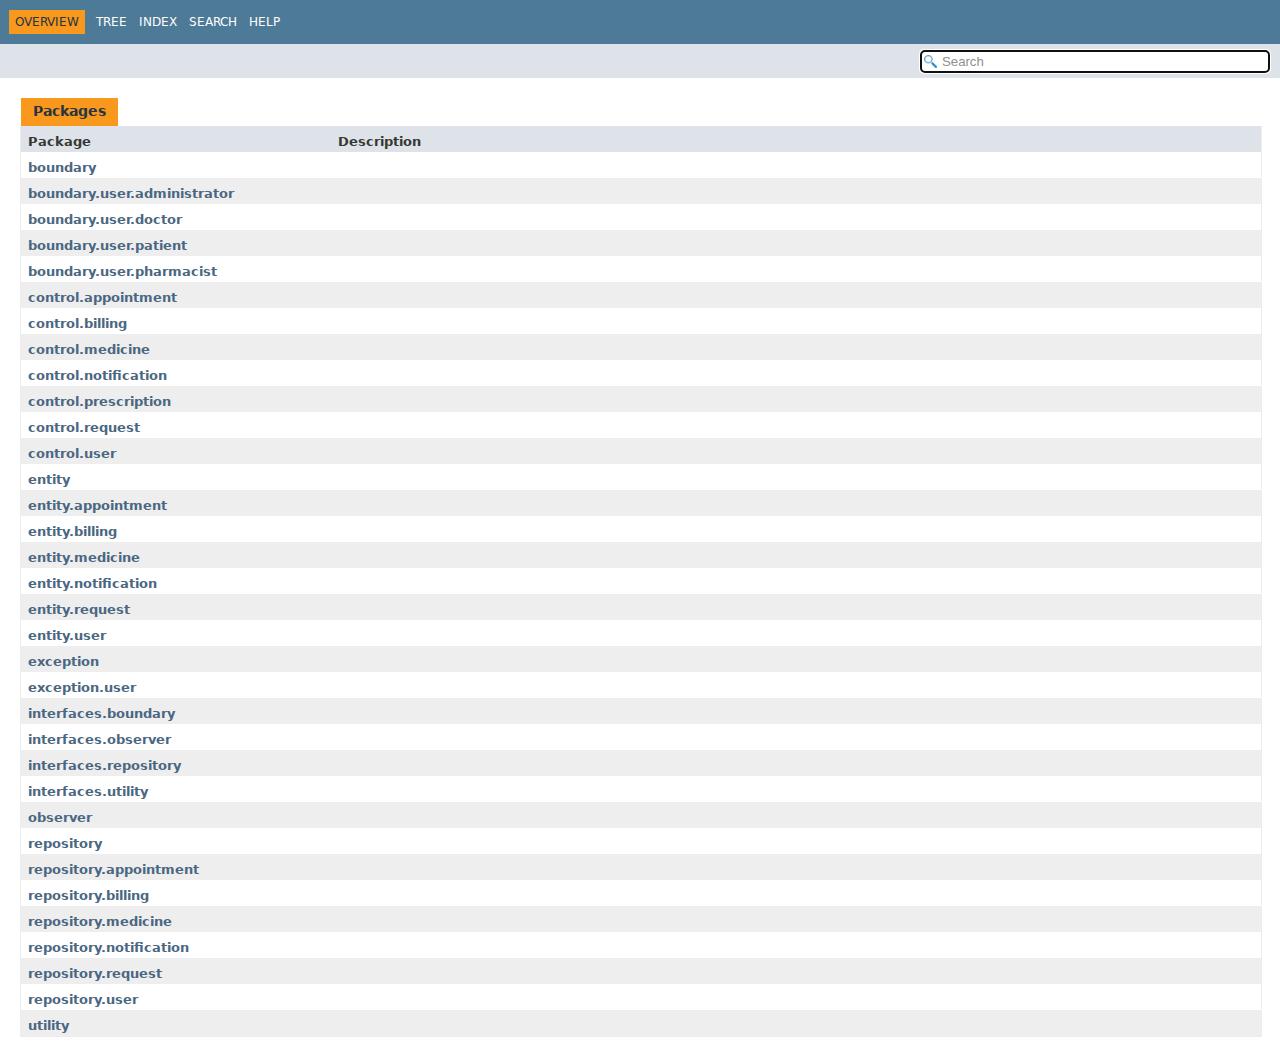
<file: Project/docs/overview-summary.html>
<!DOCTYPE HTML>
<html lang="en">
<head>
<!-- Generated by javadoc (23) on Tue Nov 19 21:56:21 GMT+08:00 2024 -->
<title>Generated Documentation (Untitled)</title>
<meta name="viewport" content="width=device-width, initial-scale=1">
<meta http-equiv="Content-Type" content="text/html; charset=utf-8">
<meta name="dc.created" content="2024-11-19">
<meta name="description" content="index redirect">
<meta name="generator" content="javadoc/IndexRedirectWriter">
<link rel="canonical" href="index.html">
<link rel="stylesheet" type="text/css" href="resource-files/stylesheet.css" title="Style">
<script type="text/javascript">window.location.replace('index.html')</script>
<noscript>
<meta http-equiv="Refresh" content="0;index.html">
</noscript>
</head>
<body class="index-redirect-page">
<main role="main">
<noscript>
<p>JavaScript is disabled on your browser.</p>
</noscript>
<p><a href="index.html">index.html</a></p>
</main>
</body>
</html>
</file>
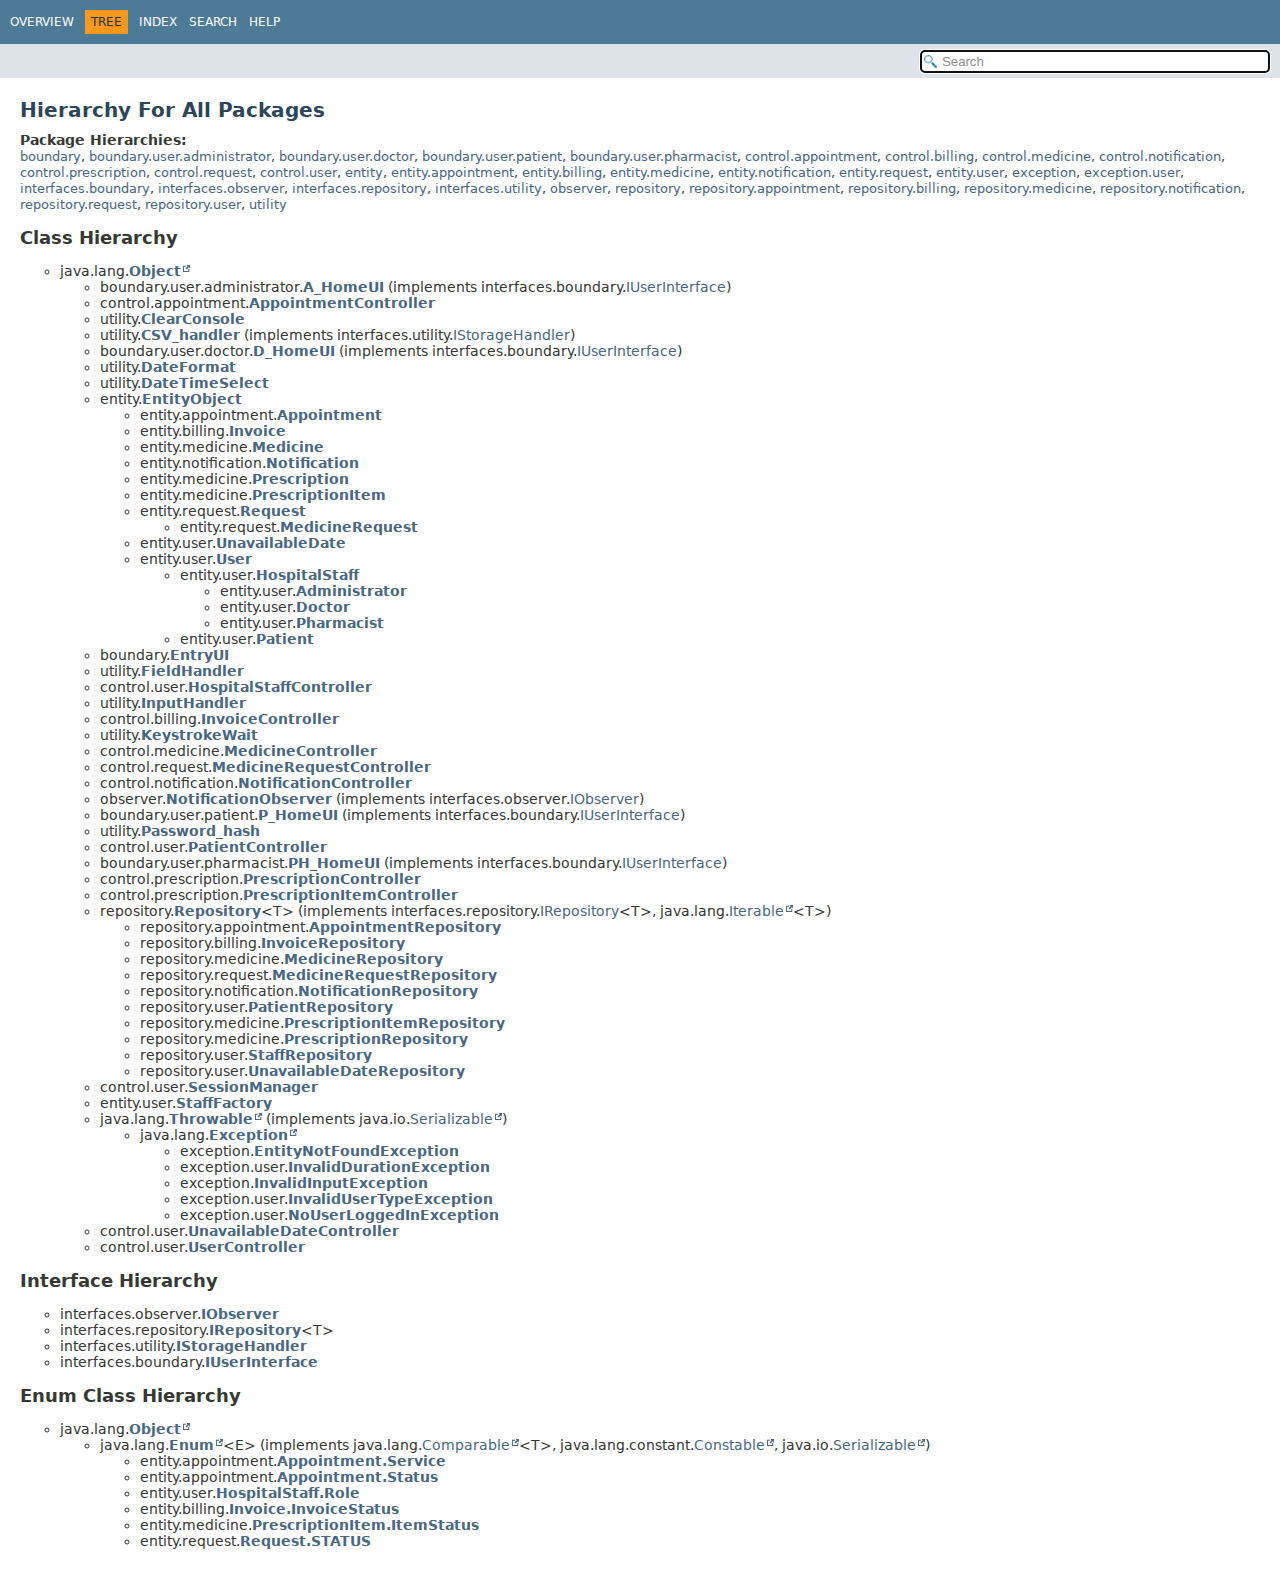
<file: Project/docs/overview-tree.html>
<!DOCTYPE HTML>
<html lang="en">
<head>
<!-- Generated by javadoc (23) on Tue Nov 19 21:56:21 GMT+08:00 2024 -->
<title>Class Hierarchy</title>
<meta name="viewport" content="width=device-width, initial-scale=1">
<meta http-equiv="Content-Type" content="text/html; charset=utf-8">
<meta name="dc.created" content="2024-11-19">
<meta name="description" content="class tree">
<meta name="generator" content="javadoc/TreeWriter">
<link rel="stylesheet" type="text/css" href="resource-files/jquery-ui.min.css" title="Style">
<link rel="stylesheet" type="text/css" href="resource-files/stylesheet.css" title="Style">
<script type="text/javascript" src="script-files/script.js"></script>
<script type="text/javascript" src="script-files/jquery-3.7.1.min.js"></script>
<script type="text/javascript" src="script-files/jquery-ui.min.js"></script>
</head>
<body class="tree-page">
<script type="text/javascript">const pathtoroot = "./";
loadScripts(document, 'script');</script>
<noscript>
<div>JavaScript is disabled on your browser.</div>
</noscript>
<header role="banner">
<nav role="navigation">
<!-- ========= START OF TOP NAVBAR ======= -->
<div class="top-nav" id="navbar-top">
<div class="nav-content">
<div class="nav-menu-button"><button id="navbar-toggle-button" aria-controls="navbar-top" aria-expanded="false" aria-label="Toggle navigation links"><span class="nav-bar-toggle-icon">&nbsp;</span><span class="nav-bar-toggle-icon">&nbsp;</span><span class="nav-bar-toggle-icon">&nbsp;</span></button></div>
<div class="skip-nav"><a href="#skip-navbar-top" title="Skip navigation links">Skip navigation links</a></div>
<ul id="navbar-top-firstrow" class="nav-list" title="Navigation">
<li><a href="index.html">Overview</a></li>
<li class="nav-bar-cell1-rev">Tree</li>
<li><a href="index-all.html">Index</a></li>
<li><a href="search.html">Search</a></li>
<li><a href="help-doc.html#tree">Help</a></li>
</ul>
</div>
</div>
<div class="sub-nav">
<div class="nav-content">
<ol class="sub-nav-list"></ol>
<div class="nav-list-search">
<input type="text" id="search-input" disabled placeholder="Search" aria-label="Search in documentation" autocomplete="off">
<input type="reset" id="reset-search" disabled value="Reset">
</div>
</div>
</div>
<!-- ========= END OF TOP NAVBAR ========= -->
<span class="skip-nav" id="skip-navbar-top"></span></nav>
</header>
<div class="main-grid">
<main role="main">
<div class="header">
<h1 class="title">Hierarchy For All Packages</h1>
</div>
<span class="package-hierarchy-label">Package Hierarchies:</span>
<ul class="horizontal contents-list">
<li><a href="boundary/package-tree.html">boundary</a>, </li>
<li><a href="boundary/user/administrator/package-tree.html">boundary.user.administrator</a>, </li>
<li><a href="boundary/user/doctor/package-tree.html">boundary.user.doctor</a>, </li>
<li><a href="boundary/user/patient/package-tree.html">boundary.user.patient</a>, </li>
<li><a href="boundary/user/pharmacist/package-tree.html">boundary.user.pharmacist</a>, </li>
<li><a href="control/appointment/package-tree.html">control.appointment</a>, </li>
<li><a href="control/billing/package-tree.html">control.billing</a>, </li>
<li><a href="control/medicine/package-tree.html">control.medicine</a>, </li>
<li><a href="control/notification/package-tree.html">control.notification</a>, </li>
<li><a href="control/prescription/package-tree.html">control.prescription</a>, </li>
<li><a href="control/request/package-tree.html">control.request</a>, </li>
<li><a href="control/user/package-tree.html">control.user</a>, </li>
<li><a href="entity/package-tree.html">entity</a>, </li>
<li><a href="entity/appointment/package-tree.html">entity.appointment</a>, </li>
<li><a href="entity/billing/package-tree.html">entity.billing</a>, </li>
<li><a href="entity/medicine/package-tree.html">entity.medicine</a>, </li>
<li><a href="entity/notification/package-tree.html">entity.notification</a>, </li>
<li><a href="entity/request/package-tree.html">entity.request</a>, </li>
<li><a href="entity/user/package-tree.html">entity.user</a>, </li>
<li><a href="exception/package-tree.html">exception</a>, </li>
<li><a href="exception/user/package-tree.html">exception.user</a>, </li>
<li><a href="interfaces/boundary/package-tree.html">interfaces.boundary</a>, </li>
<li><a href="interfaces/observer/package-tree.html">interfaces.observer</a>, </li>
<li><a href="interfaces/repository/package-tree.html">interfaces.repository</a>, </li>
<li><a href="interfaces/utility/package-tree.html">interfaces.utility</a>, </li>
<li><a href="observer/package-tree.html">observer</a>, </li>
<li><a href="repository/package-tree.html">repository</a>, </li>
<li><a href="repository/appointment/package-tree.html">repository.appointment</a>, </li>
<li><a href="repository/billing/package-tree.html">repository.billing</a>, </li>
<li><a href="repository/medicine/package-tree.html">repository.medicine</a>, </li>
<li><a href="repository/notification/package-tree.html">repository.notification</a>, </li>
<li><a href="repository/request/package-tree.html">repository.request</a>, </li>
<li><a href="repository/user/package-tree.html">repository.user</a>, </li>
<li><a href="utility/package-tree.html">utility</a></li>
</ul>
<section class="hierarchy">
<h2 title="Class Hierarchy">Class Hierarchy</h2>
<ul>
<li class="circle">java.lang.<a href="https://docs.oracle.com/en/java/javase/23/docs/api/java.base/java/lang/Object.html" class="type-name-link external-link" title="class or interface in java.lang">Object</a>
<ul>
<li class="circle">boundary.user.administrator.<a href="boundary/user/administrator/A_HomeUI.html" class="type-name-link" title="class in boundary.user.administrator">A_HomeUI</a> (implements interfaces.boundary.<a href="interfaces/boundary/IUserInterface.html" title="interface in interfaces.boundary">IUserInterface</a>)</li>
<li class="circle">control.appointment.<a href="control/appointment/AppointmentController.html" class="type-name-link" title="class in control.appointment">AppointmentController</a></li>
<li class="circle">utility.<a href="utility/ClearConsole.html" class="type-name-link" title="class in utility">ClearConsole</a></li>
<li class="circle">utility.<a href="utility/CSV_handler.html" class="type-name-link" title="class in utility">CSV_handler</a> (implements interfaces.utility.<a href="interfaces/utility/IStorageHandler.html" title="interface in interfaces.utility">IStorageHandler</a>)</li>
<li class="circle">boundary.user.doctor.<a href="boundary/user/doctor/D_HomeUI.html" class="type-name-link" title="class in boundary.user.doctor">D_HomeUI</a> (implements interfaces.boundary.<a href="interfaces/boundary/IUserInterface.html" title="interface in interfaces.boundary">IUserInterface</a>)</li>
<li class="circle">utility.<a href="utility/DateFormat.html" class="type-name-link" title="class in utility">DateFormat</a></li>
<li class="circle">utility.<a href="utility/DateTimeSelect.html" class="type-name-link" title="class in utility">DateTimeSelect</a></li>
<li class="circle">entity.<a href="entity/EntityObject.html" class="type-name-link" title="class in entity">EntityObject</a>
<ul>
<li class="circle">entity.appointment.<a href="entity/appointment/Appointment.html" class="type-name-link" title="class in entity.appointment">Appointment</a></li>
<li class="circle">entity.billing.<a href="entity/billing/Invoice.html" class="type-name-link" title="class in entity.billing">Invoice</a></li>
<li class="circle">entity.medicine.<a href="entity/medicine/Medicine.html" class="type-name-link" title="class in entity.medicine">Medicine</a></li>
<li class="circle">entity.notification.<a href="entity/notification/Notification.html" class="type-name-link" title="class in entity.notification">Notification</a></li>
<li class="circle">entity.medicine.<a href="entity/medicine/Prescription.html" class="type-name-link" title="class in entity.medicine">Prescription</a></li>
<li class="circle">entity.medicine.<a href="entity/medicine/PrescriptionItem.html" class="type-name-link" title="class in entity.medicine">PrescriptionItem</a></li>
<li class="circle">entity.request.<a href="entity/request/Request.html" class="type-name-link" title="class in entity.request">Request</a>
<ul>
<li class="circle">entity.request.<a href="entity/request/MedicineRequest.html" class="type-name-link" title="class in entity.request">MedicineRequest</a></li>
</ul>
</li>
<li class="circle">entity.user.<a href="entity/user/UnavailableDate.html" class="type-name-link" title="class in entity.user">UnavailableDate</a></li>
<li class="circle">entity.user.<a href="entity/user/User.html" class="type-name-link" title="class in entity.user">User</a>
<ul>
<li class="circle">entity.user.<a href="entity/user/HospitalStaff.html" class="type-name-link" title="class in entity.user">HospitalStaff</a>
<ul>
<li class="circle">entity.user.<a href="entity/user/Administrator.html" class="type-name-link" title="class in entity.user">Administrator</a></li>
<li class="circle">entity.user.<a href="entity/user/Doctor.html" class="type-name-link" title="class in entity.user">Doctor</a></li>
<li class="circle">entity.user.<a href="entity/user/Pharmacist.html" class="type-name-link" title="class in entity.user">Pharmacist</a></li>
</ul>
</li>
<li class="circle">entity.user.<a href="entity/user/Patient.html" class="type-name-link" title="class in entity.user">Patient</a></li>
</ul>
</li>
</ul>
</li>
<li class="circle">boundary.<a href="boundary/EntryUI.html" class="type-name-link" title="class in boundary">EntryUI</a></li>
<li class="circle">utility.<a href="utility/FieldHandler.html" class="type-name-link" title="class in utility">FieldHandler</a></li>
<li class="circle">control.user.<a href="control/user/HospitalStaffController.html" class="type-name-link" title="class in control.user">HospitalStaffController</a></li>
<li class="circle">utility.<a href="utility/InputHandler.html" class="type-name-link" title="class in utility">InputHandler</a></li>
<li class="circle">control.billing.<a href="control/billing/InvoiceController.html" class="type-name-link" title="class in control.billing">InvoiceController</a></li>
<li class="circle">utility.<a href="utility/KeystrokeWait.html" class="type-name-link" title="class in utility">KeystrokeWait</a></li>
<li class="circle">control.medicine.<a href="control/medicine/MedicineController.html" class="type-name-link" title="class in control.medicine">MedicineController</a></li>
<li class="circle">control.request.<a href="control/request/MedicineRequestController.html" class="type-name-link" title="class in control.request">MedicineRequestController</a></li>
<li class="circle">control.notification.<a href="control/notification/NotificationController.html" class="type-name-link" title="class in control.notification">NotificationController</a></li>
<li class="circle">observer.<a href="observer/NotificationObserver.html" class="type-name-link" title="class in observer">NotificationObserver</a> (implements interfaces.observer.<a href="interfaces/observer/IObserver.html" title="interface in interfaces.observer">IObserver</a>)</li>
<li class="circle">boundary.user.patient.<a href="boundary/user/patient/P_HomeUI.html" class="type-name-link" title="class in boundary.user.patient">P_HomeUI</a> (implements interfaces.boundary.<a href="interfaces/boundary/IUserInterface.html" title="interface in interfaces.boundary">IUserInterface</a>)</li>
<li class="circle">utility.<a href="utility/Password_hash.html" class="type-name-link" title="class in utility">Password_hash</a></li>
<li class="circle">control.user.<a href="control/user/PatientController.html" class="type-name-link" title="class in control.user">PatientController</a></li>
<li class="circle">boundary.user.pharmacist.<a href="boundary/user/pharmacist/PH_HomeUI.html" class="type-name-link" title="class in boundary.user.pharmacist">PH_HomeUI</a> (implements interfaces.boundary.<a href="interfaces/boundary/IUserInterface.html" title="interface in interfaces.boundary">IUserInterface</a>)</li>
<li class="circle">control.prescription.<a href="control/prescription/PrescriptionController.html" class="type-name-link" title="class in control.prescription">PrescriptionController</a></li>
<li class="circle">control.prescription.<a href="control/prescription/PrescriptionItemController.html" class="type-name-link" title="class in control.prescription">PrescriptionItemController</a></li>
<li class="circle">repository.<a href="repository/Repository.html" class="type-name-link" title="class in repository">Repository</a>&lt;T&gt; (implements interfaces.repository.<a href="interfaces/repository/IRepository.html" title="interface in interfaces.repository">IRepository</a>&lt;T&gt;, java.lang.<a href="https://docs.oracle.com/en/java/javase/23/docs/api/java.base/java/lang/Iterable.html" title="class or interface in java.lang" class="external-link">Iterable</a>&lt;T&gt;)
<ul>
<li class="circle">repository.appointment.<a href="repository/appointment/AppointmentRepository.html" class="type-name-link" title="class in repository.appointment">AppointmentRepository</a></li>
<li class="circle">repository.billing.<a href="repository/billing/InvoiceRepository.html" class="type-name-link" title="class in repository.billing">InvoiceRepository</a></li>
<li class="circle">repository.medicine.<a href="repository/medicine/MedicineRepository.html" class="type-name-link" title="class in repository.medicine">MedicineRepository</a></li>
<li class="circle">repository.request.<a href="repository/request/MedicineRequestRepository.html" class="type-name-link" title="class in repository.request">MedicineRequestRepository</a></li>
<li class="circle">repository.notification.<a href="repository/notification/NotificationRepository.html" class="type-name-link" title="class in repository.notification">NotificationRepository</a></li>
<li class="circle">repository.user.<a href="repository/user/PatientRepository.html" class="type-name-link" title="class in repository.user">PatientRepository</a></li>
<li class="circle">repository.medicine.<a href="repository/medicine/PrescriptionItemRepository.html" class="type-name-link" title="class in repository.medicine">PrescriptionItemRepository</a></li>
<li class="circle">repository.medicine.<a href="repository/medicine/PrescriptionRepository.html" class="type-name-link" title="class in repository.medicine">PrescriptionRepository</a></li>
<li class="circle">repository.user.<a href="repository/user/StaffRepository.html" class="type-name-link" title="class in repository.user">StaffRepository</a></li>
<li class="circle">repository.user.<a href="repository/user/UnavailableDateRepository.html" class="type-name-link" title="class in repository.user">UnavailableDateRepository</a></li>
</ul>
</li>
<li class="circle">control.user.<a href="control/user/SessionManager.html" class="type-name-link" title="class in control.user">SessionManager</a></li>
<li class="circle">entity.user.<a href="entity/user/StaffFactory.html" class="type-name-link" title="class in entity.user">StaffFactory</a></li>
<li class="circle">java.lang.<a href="https://docs.oracle.com/en/java/javase/23/docs/api/java.base/java/lang/Throwable.html" class="type-name-link external-link" title="class or interface in java.lang">Throwable</a> (implements java.io.<a href="https://docs.oracle.com/en/java/javase/23/docs/api/java.base/java/io/Serializable.html" title="class or interface in java.io" class="external-link">Serializable</a>)
<ul>
<li class="circle">java.lang.<a href="https://docs.oracle.com/en/java/javase/23/docs/api/java.base/java/lang/Exception.html" class="type-name-link external-link" title="class or interface in java.lang">Exception</a>
<ul>
<li class="circle">exception.<a href="exception/EntityNotFoundException.html" class="type-name-link" title="class in exception">EntityNotFoundException</a></li>
<li class="circle">exception.user.<a href="exception/user/InvalidDurationException.html" class="type-name-link" title="class in exception.user">InvalidDurationException</a></li>
<li class="circle">exception.<a href="exception/InvalidInputException.html" class="type-name-link" title="class in exception">InvalidInputException</a></li>
<li class="circle">exception.user.<a href="exception/user/InvalidUserTypeException.html" class="type-name-link" title="class in exception.user">InvalidUserTypeException</a></li>
<li class="circle">exception.user.<a href="exception/user/NoUserLoggedInException.html" class="type-name-link" title="class in exception.user">NoUserLoggedInException</a></li>
</ul>
</li>
</ul>
</li>
<li class="circle">control.user.<a href="control/user/UnavailableDateController.html" class="type-name-link" title="class in control.user">UnavailableDateController</a></li>
<li class="circle">control.user.<a href="control/user/UserController.html" class="type-name-link" title="class in control.user">UserController</a></li>
</ul>
</li>
</ul>
</section>
<section class="hierarchy">
<h2 title="Interface Hierarchy">Interface Hierarchy</h2>
<ul>
<li class="circle">interfaces.observer.<a href="interfaces/observer/IObserver.html" class="type-name-link" title="interface in interfaces.observer">IObserver</a></li>
<li class="circle">interfaces.repository.<a href="interfaces/repository/IRepository.html" class="type-name-link" title="interface in interfaces.repository">IRepository</a>&lt;T&gt;</li>
<li class="circle">interfaces.utility.<a href="interfaces/utility/IStorageHandler.html" class="type-name-link" title="interface in interfaces.utility">IStorageHandler</a></li>
<li class="circle">interfaces.boundary.<a href="interfaces/boundary/IUserInterface.html" class="type-name-link" title="interface in interfaces.boundary">IUserInterface</a></li>
</ul>
</section>
<section class="hierarchy">
<h2 title="Enum Class Hierarchy">Enum Class Hierarchy</h2>
<ul>
<li class="circle">java.lang.<a href="https://docs.oracle.com/en/java/javase/23/docs/api/java.base/java/lang/Object.html" class="type-name-link external-link" title="class or interface in java.lang">Object</a>
<ul>
<li class="circle">java.lang.<a href="https://docs.oracle.com/en/java/javase/23/docs/api/java.base/java/lang/Enum.html" class="type-name-link external-link" title="class or interface in java.lang">Enum</a>&lt;E&gt; (implements java.lang.<a href="https://docs.oracle.com/en/java/javase/23/docs/api/java.base/java/lang/Comparable.html" title="class or interface in java.lang" class="external-link">Comparable</a>&lt;T&gt;, java.lang.constant.<a href="https://docs.oracle.com/en/java/javase/23/docs/api/java.base/java/lang/constant/Constable.html" title="class or interface in java.lang.constant" class="external-link">Constable</a>, java.io.<a href="https://docs.oracle.com/en/java/javase/23/docs/api/java.base/java/io/Serializable.html" title="class or interface in java.io" class="external-link">Serializable</a>)
<ul>
<li class="circle">entity.appointment.<a href="entity/appointment/Appointment.Service.html" class="type-name-link" title="enum class in entity.appointment">Appointment.Service</a></li>
<li class="circle">entity.appointment.<a href="entity/appointment/Appointment.Status.html" class="type-name-link" title="enum class in entity.appointment">Appointment.Status</a></li>
<li class="circle">entity.user.<a href="entity/user/HospitalStaff.Role.html" class="type-name-link" title="enum class in entity.user">HospitalStaff.Role</a></li>
<li class="circle">entity.billing.<a href="entity/billing/Invoice.InvoiceStatus.html" class="type-name-link" title="enum class in entity.billing">Invoice.InvoiceStatus</a></li>
<li class="circle">entity.medicine.<a href="entity/medicine/PrescriptionItem.ItemStatus.html" class="type-name-link" title="enum class in entity.medicine">PrescriptionItem.ItemStatus</a></li>
<li class="circle">entity.request.<a href="entity/request/Request.STATUS.html" class="type-name-link" title="enum class in entity.request">Request.STATUS</a></li>
</ul>
</li>
</ul>
</li>
</ul>
</section>
</main>
</div>
</body>
</html>
</file>
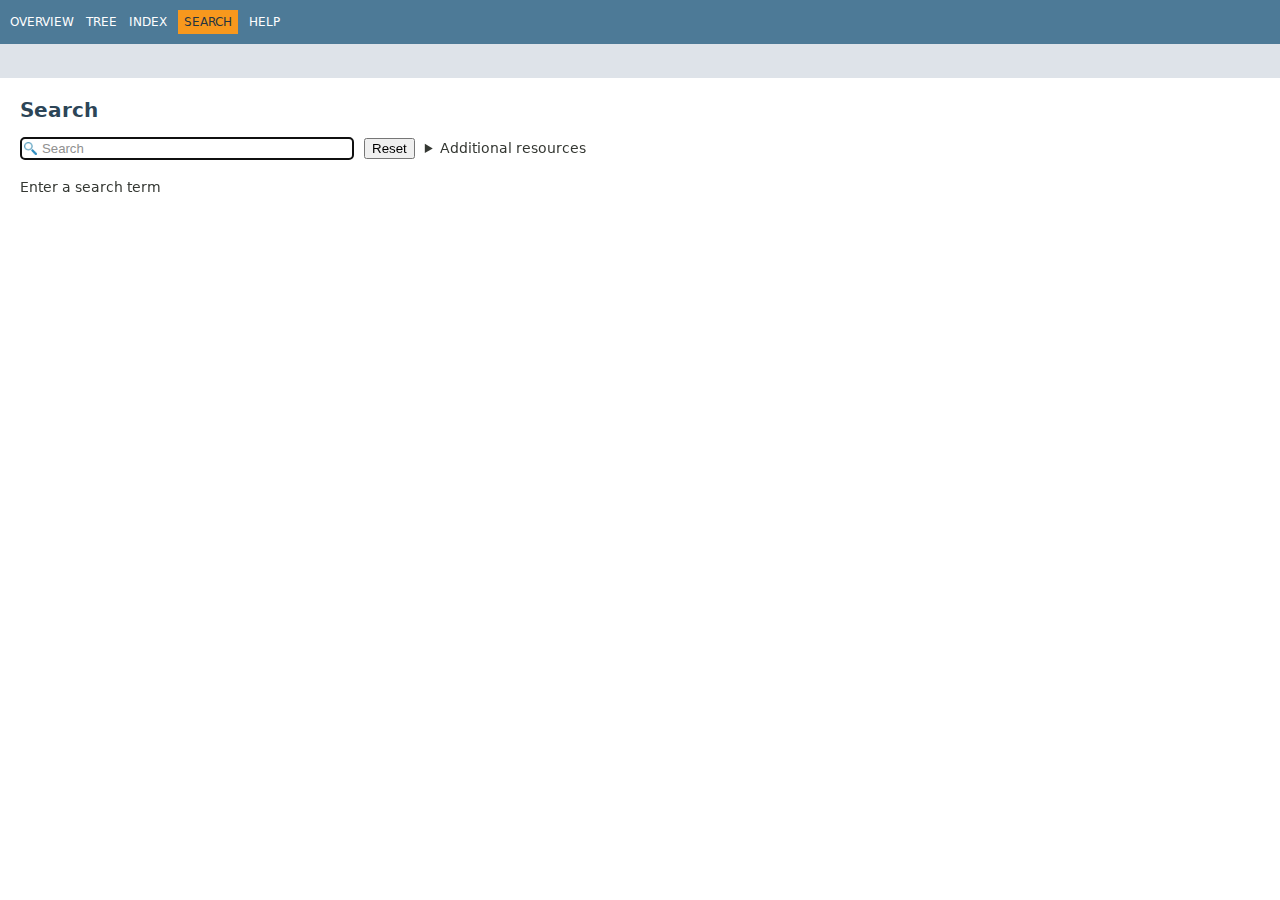
<file: Project/docs/search.html>
<!DOCTYPE HTML>
<html lang="en">
<head>
<!-- Generated by javadoc (23) on Tue Nov 19 21:56:21 GMT+08:00 2024 -->
<title>Search</title>
<meta name="viewport" content="width=device-width, initial-scale=1">
<meta http-equiv="Content-Type" content="text/html; charset=utf-8">
<meta name="dc.created" content="2024-11-19">
<meta name="description" content="search">
<meta name="generator" content="javadoc/SearchWriter">
<link rel="stylesheet" type="text/css" href="resource-files/jquery-ui.min.css" title="Style">
<link rel="stylesheet" type="text/css" href="resource-files/stylesheet.css" title="Style">
<script type="text/javascript" src="script-files/script.js"></script>
<script type="text/javascript" src="script-files/jquery-3.7.1.min.js"></script>
<script type="text/javascript" src="script-files/jquery-ui.min.js"></script>
</head>
<body class="search-page">
<script type="text/javascript">const pathtoroot = "./";
loadScripts(document, 'script');</script>
<noscript>
<div>JavaScript is disabled on your browser.</div>
</noscript>
<header role="banner">
<nav role="navigation">
<!-- ========= START OF TOP NAVBAR ======= -->
<div class="top-nav" id="navbar-top">
<div class="nav-content">
<div class="nav-menu-button"><button id="navbar-toggle-button" aria-controls="navbar-top" aria-expanded="false" aria-label="Toggle navigation links"><span class="nav-bar-toggle-icon">&nbsp;</span><span class="nav-bar-toggle-icon">&nbsp;</span><span class="nav-bar-toggle-icon">&nbsp;</span></button></div>
<div class="skip-nav"><a href="#skip-navbar-top" title="Skip navigation links">Skip navigation links</a></div>
<ul id="navbar-top-firstrow" class="nav-list" title="Navigation">
<li><a href="index.html">Overview</a></li>
<li><a href="overview-tree.html">Tree</a></li>
<li><a href="index-all.html">Index</a></li>
<li class="nav-bar-cell1-rev">Search</li>
<li><a href="help-doc.html#search">Help</a></li>
</ul>
</div>
</div>
<div class="sub-nav">
<div class="nav-content">
<ol class="sub-nav-list"></ol>
</div>
</div>
<!-- ========= END OF TOP NAVBAR ========= -->
<span class="skip-nav" id="skip-navbar-top"></span></nav>
</header>
<div class="main-grid">
<main role="main">
<h1 class="title">Search</h1>
<div>
<input type="text" id="page-search-input" disabled placeholder="Search" aria-label="Search in documentation" autocomplete="off">
<input type="reset" id="page-search-reset" disabled value="Reset" style="margin: 6px;">
<details class="page-search-details">
<summary id="page-search-expand">Additional resources</summary>
</details>
</div>
<div class="page-search-info">
<p>The <a href="help-doc.html#search">help page</a> provides an introduction to the scope and syntax of JavaDoc search.</p>
<p>You can use the &lt;ctrl&gt; or &lt;cmd&gt; keys in combination with the left and right arrow keys to switch between result tabs in this page.</p>
<p>The URL template below may be used to configure this page as a search engine in browsers that support this feature. It has been tested to work in Google Chrome and Mozilla Firefox. Note that other browsers may not support this feature or require a different URL format.</p>
<span id="page-search-link">link</span><button class="copy" aria-label="Copy URL" id="page-search-copy"><img src="resource-files/copy.svg" alt="Copy URL"><span data-copied="Copied!">Copy</span></button>
<p>
<input type="checkbox" id="search-redirect" disabled>
<label for="search-redirect">Redirect to first result</label></p>
</div>
<p id="page-search-notify">Loading search index...</p>
<div id="result-section" style="display: none;">
<div id="result-container"></div>
<script type="text/javascript" src="script-files/search-page.js"></script>
</div>
</main>
</div>
</body>
</html>
</file>
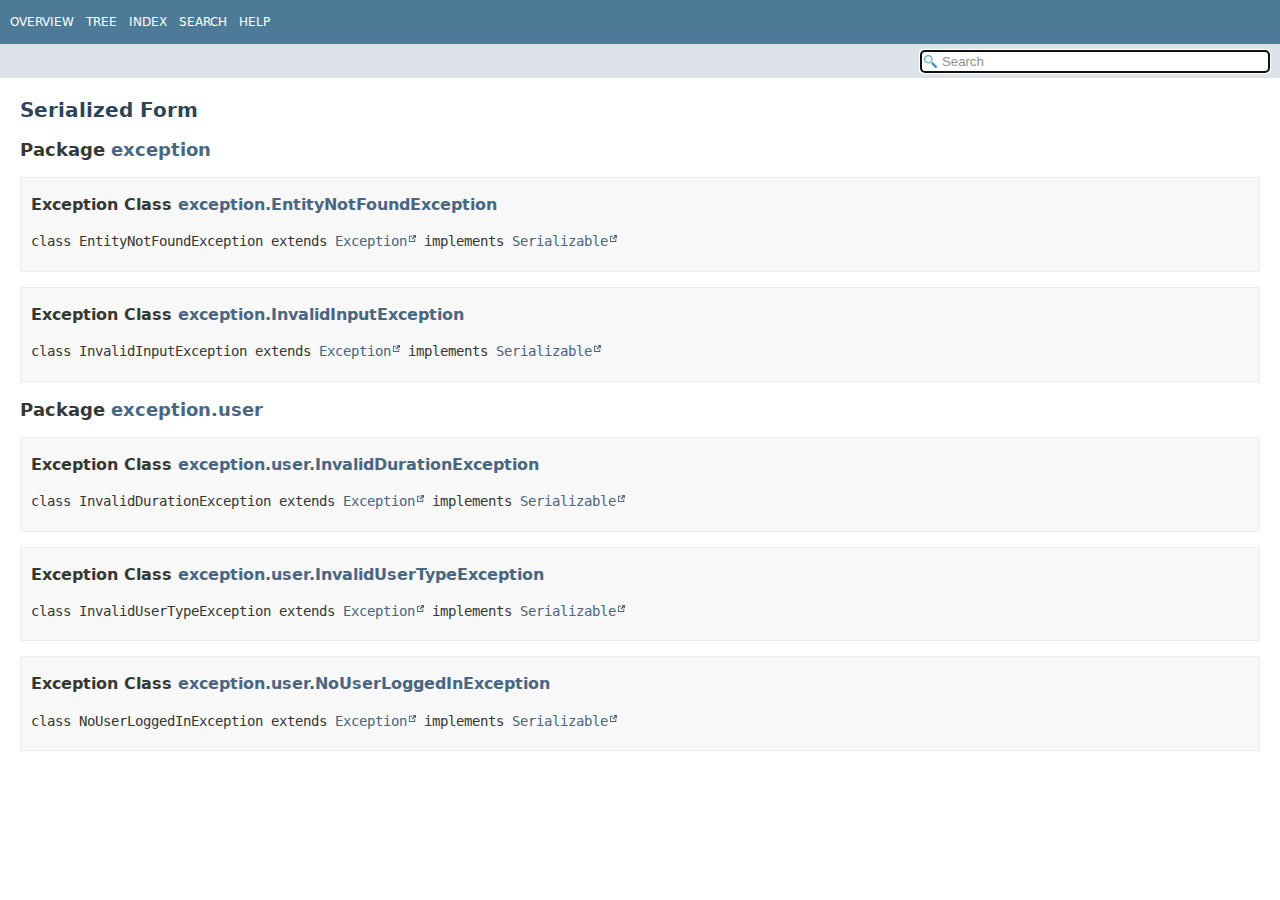
<file: Project/docs/serialized-form.html>
<!DOCTYPE HTML>
<html lang="en">
<head>
<!-- Generated by javadoc (23) on Tue Nov 19 21:56:21 GMT+08:00 2024 -->
<title>Serialized Form</title>
<meta name="viewport" content="width=device-width, initial-scale=1">
<meta http-equiv="Content-Type" content="text/html; charset=utf-8">
<meta name="dc.created" content="2024-11-19">
<meta name="description" content="serialized forms">
<meta name="generator" content="javadoc/SerializedFormWriter">
<link rel="stylesheet" type="text/css" href="resource-files/jquery-ui.min.css" title="Style">
<link rel="stylesheet" type="text/css" href="resource-files/stylesheet.css" title="Style">
<script type="text/javascript" src="script-files/script.js"></script>
<script type="text/javascript" src="script-files/jquery-3.7.1.min.js"></script>
<script type="text/javascript" src="script-files/jquery-ui.min.js"></script>
</head>
<body class="serialized-form-page">
<script type="text/javascript">const pathtoroot = "./";
loadScripts(document, 'script');</script>
<noscript>
<div>JavaScript is disabled on your browser.</div>
</noscript>
<header role="banner">
<nav role="navigation">
<!-- ========= START OF TOP NAVBAR ======= -->
<div class="top-nav" id="navbar-top">
<div class="nav-content">
<div class="nav-menu-button"><button id="navbar-toggle-button" aria-controls="navbar-top" aria-expanded="false" aria-label="Toggle navigation links"><span class="nav-bar-toggle-icon">&nbsp;</span><span class="nav-bar-toggle-icon">&nbsp;</span><span class="nav-bar-toggle-icon">&nbsp;</span></button></div>
<div class="skip-nav"><a href="#skip-navbar-top" title="Skip navigation links">Skip navigation links</a></div>
<ul id="navbar-top-firstrow" class="nav-list" title="Navigation">
<li><a href="index.html">Overview</a></li>
<li><a href="overview-tree.html">Tree</a></li>
<li><a href="index-all.html">Index</a></li>
<li><a href="search.html">Search</a></li>
<li><a href="help-doc.html#serialized-form">Help</a></li>
</ul>
</div>
</div>
<div class="sub-nav">
<div class="nav-content">
<ol class="sub-nav-list"></ol>
<div class="nav-list-search">
<input type="text" id="search-input" disabled placeholder="Search" aria-label="Search in documentation" autocomplete="off">
<input type="reset" id="reset-search" disabled value="Reset">
</div>
</div>
</div>
<!-- ========= END OF TOP NAVBAR ========= -->
<span class="skip-nav" id="skip-navbar-top"></span></nav>
</header>
<div class="main-grid">
<main role="main">
<div class="header">
<h1 title="Serialized Form" class="title">Serialized Form</h1>
</div>
<ul class="block-list">
<li>
<section class="serialized-package-container">
<h2 title="Package">Package&nbsp;<a href="exception/package-summary.html">exception</a></h2>
<ul class="block-list">
<li>
<section class="serialized-class-details" id="exception.EntityNotFoundException">
<h3>Exception Class&nbsp;<a href="exception/EntityNotFoundException.html" title="class in exception">exception.EntityNotFoundException</a></h3>
<div class="type-signature">class EntityNotFoundException extends <a href="https://docs.oracle.com/en/java/javase/23/docs/api/java.base/java/lang/Exception.html" title="class or interface in java.lang" class="external-link">Exception</a> implements <a href="https://docs.oracle.com/en/java/javase/23/docs/api/java.base/java/io/Serializable.html" title="class or interface in java.io" class="external-link">Serializable</a></div>
</section>
</li>
<li>
<section class="serialized-class-details" id="exception.InvalidInputException">
<h3>Exception Class&nbsp;<a href="exception/InvalidInputException.html" title="class in exception">exception.InvalidInputException</a></h3>
<div class="type-signature">class InvalidInputException extends <a href="https://docs.oracle.com/en/java/javase/23/docs/api/java.base/java/lang/Exception.html" title="class or interface in java.lang" class="external-link">Exception</a> implements <a href="https://docs.oracle.com/en/java/javase/23/docs/api/java.base/java/io/Serializable.html" title="class or interface in java.io" class="external-link">Serializable</a></div>
</section>
</li>
</ul>
</section>
</li>
<li>
<section class="serialized-package-container">
<h2 title="Package">Package&nbsp;<a href="exception/user/package-summary.html">exception.user</a></h2>
<ul class="block-list">
<li>
<section class="serialized-class-details" id="exception.user.InvalidDurationException">
<h3>Exception Class&nbsp;<a href="exception/user/InvalidDurationException.html" title="class in exception.user">exception.user.InvalidDurationException</a></h3>
<div class="type-signature">class InvalidDurationException extends <a href="https://docs.oracle.com/en/java/javase/23/docs/api/java.base/java/lang/Exception.html" title="class or interface in java.lang" class="external-link">Exception</a> implements <a href="https://docs.oracle.com/en/java/javase/23/docs/api/java.base/java/io/Serializable.html" title="class or interface in java.io" class="external-link">Serializable</a></div>
</section>
</li>
<li>
<section class="serialized-class-details" id="exception.user.InvalidUserTypeException">
<h3>Exception Class&nbsp;<a href="exception/user/InvalidUserTypeException.html" title="class in exception.user">exception.user.InvalidUserTypeException</a></h3>
<div class="type-signature">class InvalidUserTypeException extends <a href="https://docs.oracle.com/en/java/javase/23/docs/api/java.base/java/lang/Exception.html" title="class or interface in java.lang" class="external-link">Exception</a> implements <a href="https://docs.oracle.com/en/java/javase/23/docs/api/java.base/java/io/Serializable.html" title="class or interface in java.io" class="external-link">Serializable</a></div>
</section>
</li>
<li>
<section class="serialized-class-details" id="exception.user.NoUserLoggedInException">
<h3>Exception Class&nbsp;<a href="exception/user/NoUserLoggedInException.html" title="class in exception.user">exception.user.NoUserLoggedInException</a></h3>
<div class="type-signature">class NoUserLoggedInException extends <a href="https://docs.oracle.com/en/java/javase/23/docs/api/java.base/java/lang/Exception.html" title="class or interface in java.lang" class="external-link">Exception</a> implements <a href="https://docs.oracle.com/en/java/javase/23/docs/api/java.base/java/io/Serializable.html" title="class or interface in java.io" class="external-link">Serializable</a></div>
</section>
</li>
</ul>
</section>
</li>
</ul>
</main>
</div>
</body>
</html>
</file>
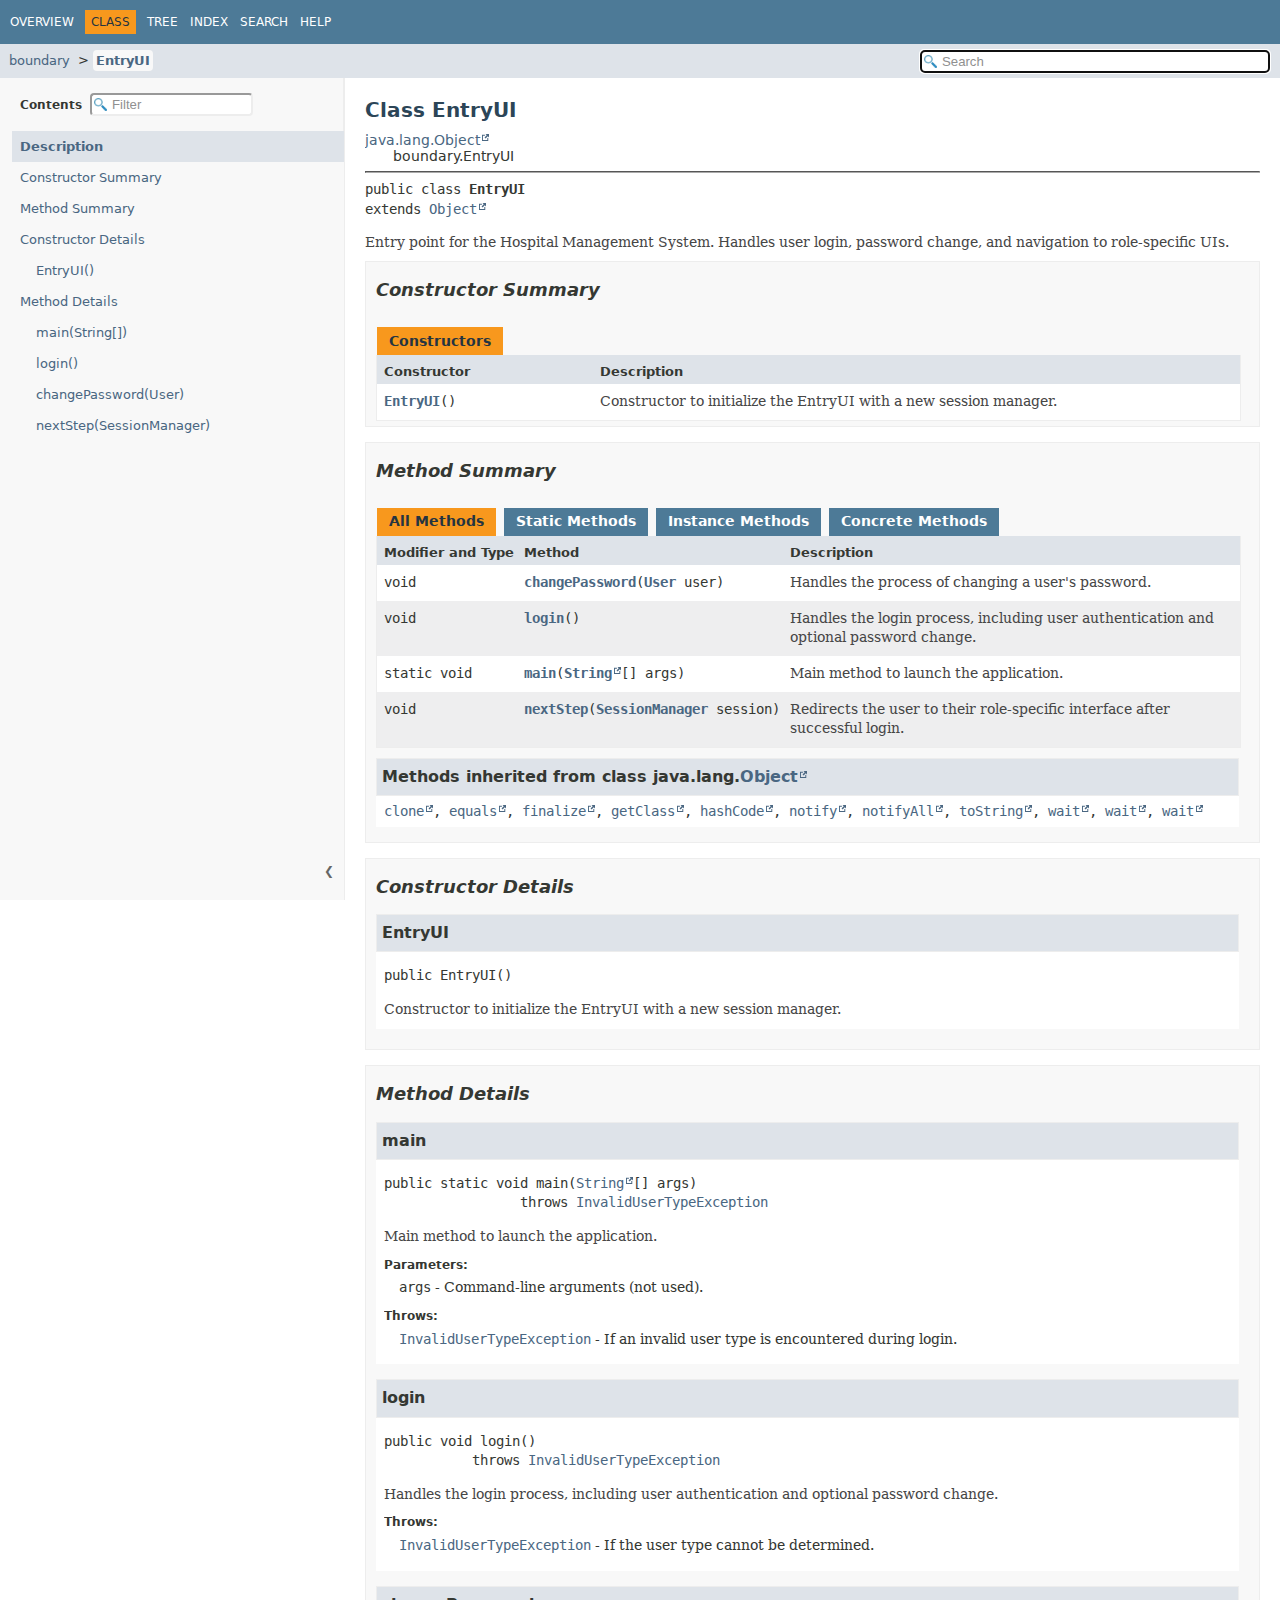
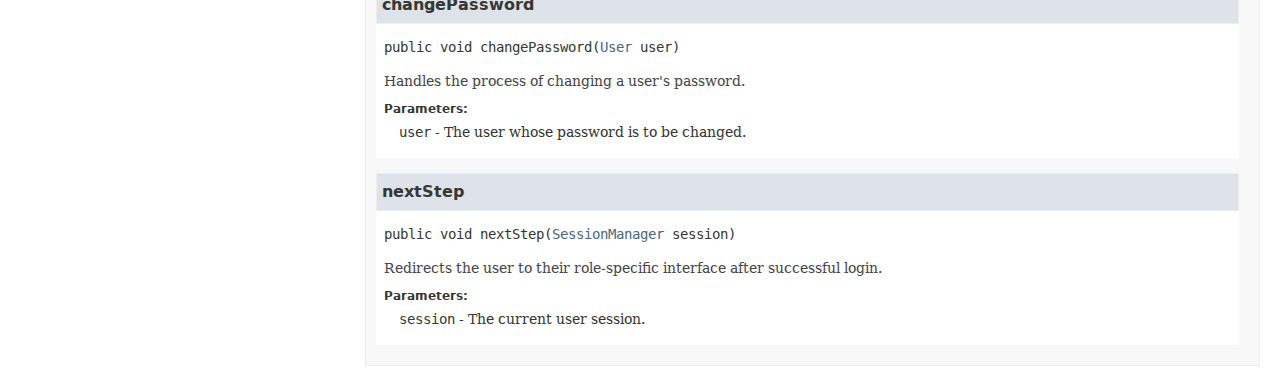
<file: Project/docs/boundary/EntryUI.html>
<!DOCTYPE HTML>
<html lang="en">
<head>
<!-- Generated by javadoc (23) on Tue Nov 19 21:56:21 GMT+08:00 2024 -->
<title>EntryUI</title>
<meta name="viewport" content="width=device-width, initial-scale=1">
<meta http-equiv="Content-Type" content="text/html; charset=utf-8">
<meta name="dc.created" content="2024-11-19">
<meta name="description" content="declaration: package: boundary, class: EntryUI">
<meta name="generator" content="javadoc/ClassWriter">
<link rel="stylesheet" type="text/css" href="../resource-files/jquery-ui.min.css" title="Style">
<link rel="stylesheet" type="text/css" href="../resource-files/stylesheet.css" title="Style">
<script type="text/javascript" src="../script-files/script.js"></script>
<script type="text/javascript" src="../script-files/jquery-3.7.1.min.js"></script>
<script type="text/javascript" src="../script-files/jquery-ui.min.js"></script>
</head>
<body class="class-declaration-page">
<script type="text/javascript">const pathtoroot = "../";
loadScripts(document, 'script');</script>
<noscript>
<div>JavaScript is disabled on your browser.</div>
</noscript>
<header role="banner">
<nav role="navigation">
<!-- ========= START OF TOP NAVBAR ======= -->
<div class="top-nav" id="navbar-top">
<div class="nav-content">
<div class="nav-menu-button"><button id="navbar-toggle-button" aria-controls="navbar-top" aria-expanded="false" aria-label="Toggle navigation links"><span class="nav-bar-toggle-icon">&nbsp;</span><span class="nav-bar-toggle-icon">&nbsp;</span><span class="nav-bar-toggle-icon">&nbsp;</span></button></div>
<div class="skip-nav"><a href="#skip-navbar-top" title="Skip navigation links">Skip navigation links</a></div>
<ul id="navbar-top-firstrow" class="nav-list" title="Navigation">
<li><a href="../index.html">Overview</a></li>
<li class="nav-bar-cell1-rev">Class</li>
<li><a href="package-tree.html">Tree</a></li>
<li><a href="../index-all.html">Index</a></li>
<li><a href="../search.html">Search</a></li>
<li><a href="../help-doc.html#class">Help</a></li>
</ul>
</div>
</div>
<div class="sub-nav">
<div class="nav-content">
<ol class="sub-nav-list">
<li><a href="package-summary.html">boundary</a></li>
<li><a href="EntryUI.html" class="current-selection">EntryUI</a></li>
</ol>
<div class="nav-list-search">
<input type="text" id="search-input" disabled placeholder="Search" aria-label="Search in documentation" autocomplete="off">
<input type="reset" id="reset-search" disabled value="Reset">
</div>
</div>
</div>
<!-- ========= END OF TOP NAVBAR ========= -->
<span class="skip-nav" id="skip-navbar-top"></span></nav>
</header>
<div class="main-grid">
<nav role="navigation" class="toc" aria-label="Table of contents">
<div class="toc-header">Contents&nbsp;
<input type="text" class="filter-input" disabled placeholder="Filter" aria-label="Filter table of contents" autocomplete="off">
<input type="reset" class="reset-filter" disabled value="Reset">
</div>
<button class="hide-sidebar"><span>Hide sidebar&nbsp;</span>&#10094;</button><button class="show-sidebar">&#10095;<span>&nbsp;Show sidebar</span></button>
<ol class="toc-list">
<li><a href="#" tabindex="0">Description</a></li>
<li><a href="#constructor-summary" tabindex="0">Constructor Summary</a></li>
<li><a href="#method-summary" tabindex="0">Method Summary</a></li>
<li><a href="#constructor-detail" tabindex="0">Constructor Details</a>
<ol class="toc-list">
<li><a href="#%3Cinit%3E()" tabindex="0">EntryUI()</a></li>
</ol>
</li>
<li><a href="#method-detail" tabindex="0">Method Details</a>
<ol class="toc-list">
<li><a href="#main(java.lang.String%5B%5D)" tabindex="0">main(String[])</a></li>
<li><a href="#login()" tabindex="0">login()</a></li>
<li><a href="#changePassword(entity.user.User)" tabindex="0">changePassword(User)</a></li>
<li><a href="#nextStep(control.user.SessionManager)" tabindex="0">nextStep(SessionManager)</a></li>
</ol>
</li>
</ol>
</nav>
<main role="main">
<!-- ======== START OF CLASS DATA ======== -->
<div class="header">
<h1 title="Class EntryUI" class="title">Class EntryUI</h1>
</div>
<div class="inheritance" title="Inheritance Tree"><a href="https://docs.oracle.com/en/java/javase/23/docs/api/java.base/java/lang/Object.html" title="class or interface in java.lang" class="external-link">java.lang.Object</a>
<div class="inheritance">boundary.EntryUI</div>
</div>
<section class="class-description" id="class-description">
<div class="horizontal-scroll">
<hr>
<div class="type-signature"><span class="modifiers">public class </span><span class="element-name type-name-label">EntryUI</span>
<span class="extends-implements">extends <a href="https://docs.oracle.com/en/java/javase/23/docs/api/java.base/java/lang/Object.html" title="class or interface in java.lang" class="external-link">Object</a></span></div>
<div class="block">Entry point for the Hospital Management System.
 Handles user login, password change, and navigation to role-specific UIs.</div>
</div>
</section>
<section class="summary">
<ul class="summary-list">
<!-- ======== CONSTRUCTOR SUMMARY ======== -->
<li>
<section class="constructor-summary" id="constructor-summary">
<h2>Constructor Summary</h2>
<div class="caption"><span>Constructors</span></div>
<div class="summary-table two-column-summary">
<div class="table-header col-first">Constructor</div>
<div class="table-header col-last">Description</div>
<div class="col-constructor-name even-row-color"><code><a href="#%3Cinit%3E()" class="member-name-link">EntryUI</a>()</code></div>
<div class="col-last even-row-color">
<div class="block">Constructor to initialize the EntryUI with a new session manager.</div>
</div>
</div>
</section>
</li>
<!-- ========== METHOD SUMMARY =========== -->
<li>
<section class="method-summary" id="method-summary">
<h2>Method Summary</h2>
<div id="method-summary-table">
<div class="table-tabs" role="tablist" aria-orientation="horizontal"><button id="method-summary-table-tab0" role="tab" aria-selected="true" aria-controls="method-summary-table.tabpanel" tabindex="0" onkeydown="switchTab(event)" onclick="show('method-summary-table', 'method-summary-table', 3)" class="active-table-tab">All Methods</button><button id="method-summary-table-tab1" role="tab" aria-selected="false" aria-controls="method-summary-table.tabpanel" tabindex="-1" onkeydown="switchTab(event)" onclick="show('method-summary-table', 'method-summary-table-tab1', 3)" class="table-tab">Static Methods</button><button id="method-summary-table-tab2" role="tab" aria-selected="false" aria-controls="method-summary-table.tabpanel" tabindex="-1" onkeydown="switchTab(event)" onclick="show('method-summary-table', 'method-summary-table-tab2', 3)" class="table-tab">Instance Methods</button><button id="method-summary-table-tab4" role="tab" aria-selected="false" aria-controls="method-summary-table.tabpanel" tabindex="-1" onkeydown="switchTab(event)" onclick="show('method-summary-table', 'method-summary-table-tab4', 3)" class="table-tab">Concrete Methods</button></div>
<div id="method-summary-table.tabpanel" role="tabpanel" aria-labelledby="method-summary-table-tab0">
<div class="summary-table three-column-summary">
<div class="table-header col-first">Modifier and Type</div>
<div class="table-header col-second">Method</div>
<div class="table-header col-last">Description</div>
<div class="col-first even-row-color method-summary-table method-summary-table-tab2 method-summary-table-tab4"><code>void</code></div>
<div class="col-second even-row-color method-summary-table method-summary-table-tab2 method-summary-table-tab4"><code><a href="#changePassword(entity.user.User)" class="member-name-link">changePassword</a><wbr>(<a href="../entity/user/User.html" title="class in entity.user">User</a>&nbsp;user)</code></div>
<div class="col-last even-row-color method-summary-table method-summary-table-tab2 method-summary-table-tab4">
<div class="block">Handles the process of changing a user's password.</div>
</div>
<div class="col-first odd-row-color method-summary-table method-summary-table-tab2 method-summary-table-tab4"><code>void</code></div>
<div class="col-second odd-row-color method-summary-table method-summary-table-tab2 method-summary-table-tab4"><code><a href="#login()" class="member-name-link">login</a>()</code></div>
<div class="col-last odd-row-color method-summary-table method-summary-table-tab2 method-summary-table-tab4">
<div class="block">Handles the login process, including user authentication and optional password change.</div>
</div>
<div class="col-first even-row-color method-summary-table method-summary-table-tab1 method-summary-table-tab4"><code>static void</code></div>
<div class="col-second even-row-color method-summary-table method-summary-table-tab1 method-summary-table-tab4"><code><a href="#main(java.lang.String%5B%5D)" class="member-name-link">main</a><wbr>(<a href="https://docs.oracle.com/en/java/javase/23/docs/api/java.base/java/lang/String.html" title="class or interface in java.lang" class="external-link">String</a>[]&nbsp;args)</code></div>
<div class="col-last even-row-color method-summary-table method-summary-table-tab1 method-summary-table-tab4">
<div class="block">Main method to launch the application.</div>
</div>
<div class="col-first odd-row-color method-summary-table method-summary-table-tab2 method-summary-table-tab4"><code>void</code></div>
<div class="col-second odd-row-color method-summary-table method-summary-table-tab2 method-summary-table-tab4"><code><a href="#nextStep(control.user.SessionManager)" class="member-name-link">nextStep</a><wbr>(<a href="../control/user/SessionManager.html" title="class in control.user">SessionManager</a>&nbsp;session)</code></div>
<div class="col-last odd-row-color method-summary-table method-summary-table-tab2 method-summary-table-tab4">
<div class="block">Redirects the user to their role-specific interface after successful login.</div>
</div>
</div>
</div>
</div>
<div class="inherited-list">
<h3 id="methods-inherited-from-class-java.lang.Object">Methods inherited from class&nbsp;java.lang.<a href="https://docs.oracle.com/en/java/javase/23/docs/api/java.base/java/lang/Object.html" title="class or interface in java.lang" class="external-link">Object</a></h3>
<code><a href="https://docs.oracle.com/en/java/javase/23/docs/api/java.base/java/lang/Object.html#clone()" title="class or interface in java.lang" class="external-link">clone</a>, <a href="https://docs.oracle.com/en/java/javase/23/docs/api/java.base/java/lang/Object.html#equals(java.lang.Object)" title="class or interface in java.lang" class="external-link">equals</a>, <a href="https://docs.oracle.com/en/java/javase/23/docs/api/java.base/java/lang/Object.html#finalize()" title="class or interface in java.lang" class="external-link">finalize</a>, <a href="https://docs.oracle.com/en/java/javase/23/docs/api/java.base/java/lang/Object.html#getClass()" title="class or interface in java.lang" class="external-link">getClass</a>, <a href="https://docs.oracle.com/en/java/javase/23/docs/api/java.base/java/lang/Object.html#hashCode()" title="class or interface in java.lang" class="external-link">hashCode</a>, <a href="https://docs.oracle.com/en/java/javase/23/docs/api/java.base/java/lang/Object.html#notify()" title="class or interface in java.lang" class="external-link">notify</a>, <a href="https://docs.oracle.com/en/java/javase/23/docs/api/java.base/java/lang/Object.html#notifyAll()" title="class or interface in java.lang" class="external-link">notifyAll</a>, <a href="https://docs.oracle.com/en/java/javase/23/docs/api/java.base/java/lang/Object.html#toString()" title="class or interface in java.lang" class="external-link">toString</a>, <a href="https://docs.oracle.com/en/java/javase/23/docs/api/java.base/java/lang/Object.html#wait()" title="class or interface in java.lang" class="external-link">wait</a>, <a href="https://docs.oracle.com/en/java/javase/23/docs/api/java.base/java/lang/Object.html#wait(long)" title="class or interface in java.lang" class="external-link">wait</a>, <a href="https://docs.oracle.com/en/java/javase/23/docs/api/java.base/java/lang/Object.html#wait(long,int)" title="class or interface in java.lang" class="external-link">wait</a></code></div>
</section>
</li>
</ul>
</section>
<section class="details">
<ul class="details-list">
<!-- ========= CONSTRUCTOR DETAIL ======== -->
<li>
<section class="constructor-details" id="constructor-detail">
<h2>Constructor Details</h2>
<ul class="member-list">
<li>
<section class="detail" id="&lt;init&gt;()">
<h3>EntryUI</h3>
<div class="horizontal-scroll">
<div class="member-signature"><span class="modifiers">public</span>&nbsp;<span class="element-name">EntryUI</span>()</div>
<div class="block">Constructor to initialize the EntryUI with a new session manager.</div>
</div>
</section>
</li>
</ul>
</section>
</li>
<!-- ============ METHOD DETAIL ========== -->
<li>
<section class="method-details" id="method-detail">
<h2>Method Details</h2>
<ul class="member-list">
<li>
<section class="detail" id="main(java.lang.String[])">
<h3>main</h3>
<div class="horizontal-scroll">
<div class="member-signature"><span class="modifiers">public static</span>&nbsp;<span class="return-type">void</span>&nbsp;<span class="element-name">main</span><wbr><span class="parameters">(<a href="https://docs.oracle.com/en/java/javase/23/docs/api/java.base/java/lang/String.html" title="class or interface in java.lang" class="external-link">String</a>[]&nbsp;args)</span>
                 throws <span class="exceptions"><a href="../exception/user/InvalidUserTypeException.html" title="class in exception.user">InvalidUserTypeException</a></span></div>
<div class="block">Main method to launch the application.</div>
<dl class="notes">
<dt>Parameters:</dt>
<dd><code>args</code> - Command-line arguments (not used).</dd>
<dt>Throws:</dt>
<dd><code><a href="../exception/user/InvalidUserTypeException.html" title="class in exception.user">InvalidUserTypeException</a></code> - If an invalid user type is encountered during login.</dd>
</dl>
</div>
</section>
</li>
<li>
<section class="detail" id="login()">
<h3>login</h3>
<div class="horizontal-scroll">
<div class="member-signature"><span class="modifiers">public</span>&nbsp;<span class="return-type">void</span>&nbsp;<span class="element-name">login</span>()
           throws <span class="exceptions"><a href="../exception/user/InvalidUserTypeException.html" title="class in exception.user">InvalidUserTypeException</a></span></div>
<div class="block">Handles the login process, including user authentication and optional password change.</div>
<dl class="notes">
<dt>Throws:</dt>
<dd><code><a href="../exception/user/InvalidUserTypeException.html" title="class in exception.user">InvalidUserTypeException</a></code> - If the user type cannot be determined.</dd>
</dl>
</div>
</section>
</li>
<li>
<section class="detail" id="changePassword(entity.user.User)">
<h3>changePassword</h3>
<div class="horizontal-scroll">
<div class="member-signature"><span class="modifiers">public</span>&nbsp;<span class="return-type">void</span>&nbsp;<span class="element-name">changePassword</span><wbr><span class="parameters">(<a href="../entity/user/User.html" title="class in entity.user">User</a>&nbsp;user)</span></div>
<div class="block">Handles the process of changing a user's password.</div>
<dl class="notes">
<dt>Parameters:</dt>
<dd><code>user</code> - The user whose password is to be changed.</dd>
</dl>
</div>
</section>
</li>
<li>
<section class="detail" id="nextStep(control.user.SessionManager)">
<h3>nextStep</h3>
<div class="horizontal-scroll">
<div class="member-signature"><span class="modifiers">public</span>&nbsp;<span class="return-type">void</span>&nbsp;<span class="element-name">nextStep</span><wbr><span class="parameters">(<a href="../control/user/SessionManager.html" title="class in control.user">SessionManager</a>&nbsp;session)</span></div>
<div class="block">Redirects the user to their role-specific interface after successful login.</div>
<dl class="notes">
<dt>Parameters:</dt>
<dd><code>session</code> - The current user session.</dd>
</dl>
</div>
</section>
</li>
</ul>
</section>
</li>
</ul>
</section>
<!-- ========= END OF CLASS DATA ========= -->
</main>
</div>
</body>
</html>
</file>
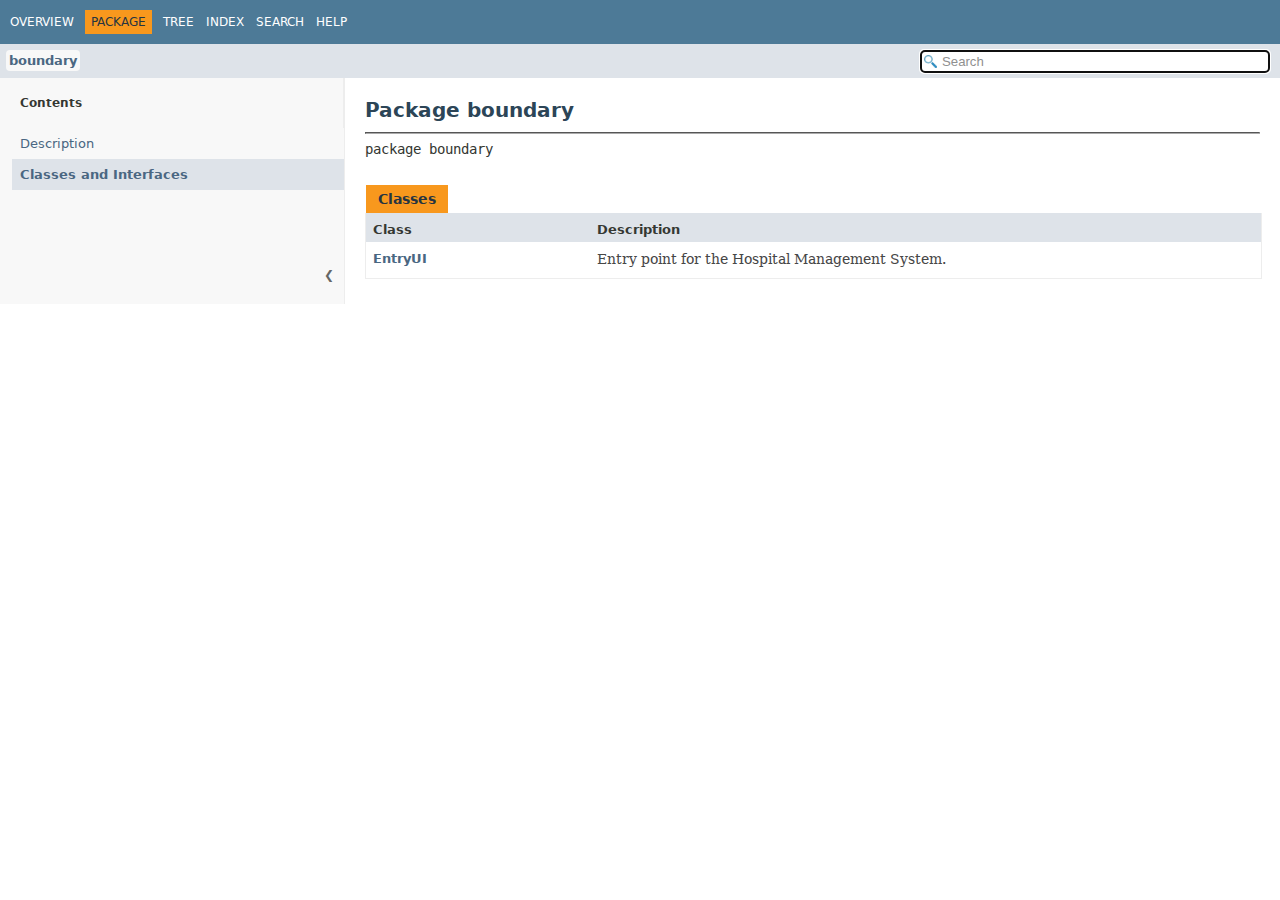
<file: Project/docs/boundary/package-summary.html>
<!DOCTYPE HTML>
<html lang="en">
<head>
<!-- Generated by javadoc (23) on Tue Nov 19 21:56:21 GMT+08:00 2024 -->
<title>boundary</title>
<meta name="viewport" content="width=device-width, initial-scale=1">
<meta http-equiv="Content-Type" content="text/html; charset=utf-8">
<meta name="dc.created" content="2024-11-19">
<meta name="description" content="declaration: package: boundary">
<meta name="generator" content="javadoc/PackageWriter">
<link rel="stylesheet" type="text/css" href="../resource-files/jquery-ui.min.css" title="Style">
<link rel="stylesheet" type="text/css" href="../resource-files/stylesheet.css" title="Style">
<script type="text/javascript" src="../script-files/script.js"></script>
<script type="text/javascript" src="../script-files/jquery-3.7.1.min.js"></script>
<script type="text/javascript" src="../script-files/jquery-ui.min.js"></script>
</head>
<body class="package-declaration-page">
<script type="text/javascript">const pathtoroot = "../";
loadScripts(document, 'script');</script>
<noscript>
<div>JavaScript is disabled on your browser.</div>
</noscript>
<header role="banner">
<nav role="navigation">
<!-- ========= START OF TOP NAVBAR ======= -->
<div class="top-nav" id="navbar-top">
<div class="nav-content">
<div class="nav-menu-button"><button id="navbar-toggle-button" aria-controls="navbar-top" aria-expanded="false" aria-label="Toggle navigation links"><span class="nav-bar-toggle-icon">&nbsp;</span><span class="nav-bar-toggle-icon">&nbsp;</span><span class="nav-bar-toggle-icon">&nbsp;</span></button></div>
<div class="skip-nav"><a href="#skip-navbar-top" title="Skip navigation links">Skip navigation links</a></div>
<ul id="navbar-top-firstrow" class="nav-list" title="Navigation">
<li><a href="../index.html">Overview</a></li>
<li class="nav-bar-cell1-rev">Package</li>
<li><a href="package-tree.html">Tree</a></li>
<li><a href="../index-all.html">Index</a></li>
<li><a href="../search.html">Search</a></li>
<li><a href="../help-doc.html#package">Help</a></li>
</ul>
</div>
</div>
<div class="sub-nav">
<div class="nav-content">
<ol class="sub-nav-list">
<li><a href="package-summary.html" class="current-selection">boundary</a></li>
</ol>
<div class="nav-list-search">
<input type="text" id="search-input" disabled placeholder="Search" aria-label="Search in documentation" autocomplete="off">
<input type="reset" id="reset-search" disabled value="Reset">
</div>
</div>
</div>
<!-- ========= END OF TOP NAVBAR ========= -->
<span class="skip-nav" id="skip-navbar-top"></span></nav>
</header>
<div class="main-grid">
<nav role="navigation" class="toc" aria-label="Table of contents">
<div class="toc-header">Contents</div>
<button class="hide-sidebar"><span>Hide sidebar&nbsp;</span>&#10094;</button><button class="show-sidebar">&#10095;<span>&nbsp;Show sidebar</span></button>
<ol class="toc-list">
<li><a href="#" tabindex="0">Description</a></li>
<li><a href="#class-summary" tabindex="0">Classes and Interfaces</a></li>
</ol>
</nav>
<main role="main">
<div class="header">
<h1 title="Package boundary" class="title">Package boundary</h1>
</div>
<hr>
<div class="horizontal-scroll">
<div class="package-signature">package <span class="element-name">boundary</span></div>
</div>
<section class="summary">
<ul class="summary-list">
<li>
<div id="class-summary">
<div class="caption"><span>Classes</span></div>
<div class="summary-table two-column-summary">
<div class="table-header col-first">Class</div>
<div class="table-header col-last">Description</div>
<div class="col-first even-row-color class-summary class-summary-tab2"><a href="EntryUI.html" title="class in boundary">EntryUI</a></div>
<div class="col-last even-row-color class-summary class-summary-tab2">
<div class="block">Entry point for the Hospital Management System.</div>
</div>
</div>
</div>
</li>
</ul>
</section>
</main>
</div>
</body>
</html>
</file>
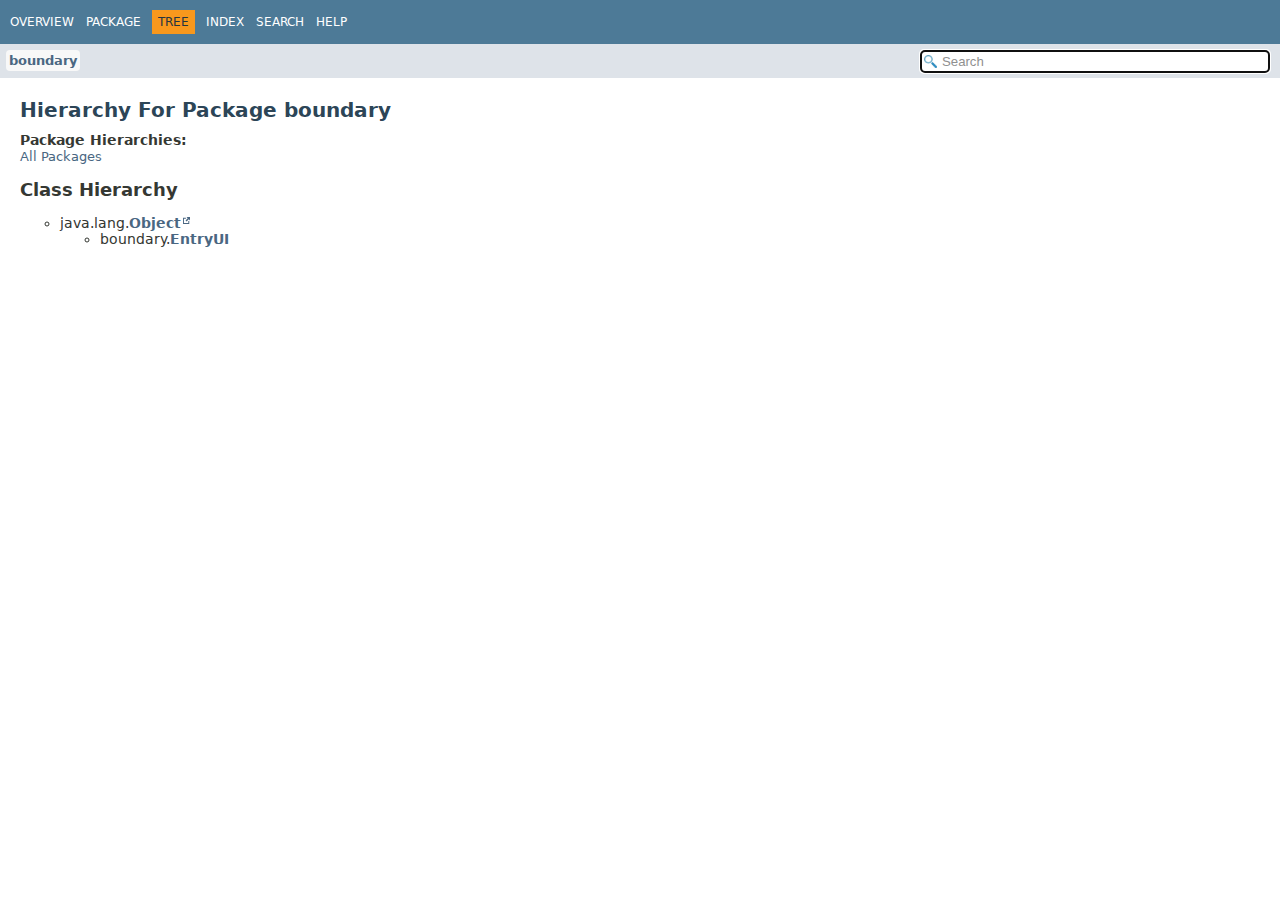
<file: Project/docs/boundary/package-tree.html>
<!DOCTYPE HTML>
<html lang="en">
<head>
<!-- Generated by javadoc (23) on Tue Nov 19 21:56:21 GMT+08:00 2024 -->
<title>boundary Class Hierarchy</title>
<meta name="viewport" content="width=device-width, initial-scale=1">
<meta http-equiv="Content-Type" content="text/html; charset=utf-8">
<meta name="dc.created" content="2024-11-19">
<meta name="description" content="tree: package: boundary">
<meta name="generator" content="javadoc/PackageTreeWriter">
<link rel="stylesheet" type="text/css" href="../resource-files/jquery-ui.min.css" title="Style">
<link rel="stylesheet" type="text/css" href="../resource-files/stylesheet.css" title="Style">
<script type="text/javascript" src="../script-files/script.js"></script>
<script type="text/javascript" src="../script-files/jquery-3.7.1.min.js"></script>
<script type="text/javascript" src="../script-files/jquery-ui.min.js"></script>
</head>
<body class="package-tree-page">
<script type="text/javascript">const pathtoroot = "../";
loadScripts(document, 'script');</script>
<noscript>
<div>JavaScript is disabled on your browser.</div>
</noscript>
<header role="banner">
<nav role="navigation">
<!-- ========= START OF TOP NAVBAR ======= -->
<div class="top-nav" id="navbar-top">
<div class="nav-content">
<div class="nav-menu-button"><button id="navbar-toggle-button" aria-controls="navbar-top" aria-expanded="false" aria-label="Toggle navigation links"><span class="nav-bar-toggle-icon">&nbsp;</span><span class="nav-bar-toggle-icon">&nbsp;</span><span class="nav-bar-toggle-icon">&nbsp;</span></button></div>
<div class="skip-nav"><a href="#skip-navbar-top" title="Skip navigation links">Skip navigation links</a></div>
<ul id="navbar-top-firstrow" class="nav-list" title="Navigation">
<li><a href="../index.html">Overview</a></li>
<li><a href="package-summary.html">Package</a></li>
<li class="nav-bar-cell1-rev">Tree</li>
<li><a href="../index-all.html">Index</a></li>
<li><a href="../search.html">Search</a></li>
<li><a href="../help-doc.html#tree">Help</a></li>
</ul>
</div>
</div>
<div class="sub-nav">
<div class="nav-content">
<ol class="sub-nav-list">
<li><a href="package-summary.html" class="current-selection">boundary</a></li>
</ol>
<div class="nav-list-search">
<input type="text" id="search-input" disabled placeholder="Search" aria-label="Search in documentation" autocomplete="off">
<input type="reset" id="reset-search" disabled value="Reset">
</div>
</div>
</div>
<!-- ========= END OF TOP NAVBAR ========= -->
<span class="skip-nav" id="skip-navbar-top"></span></nav>
</header>
<div class="main-grid">
<main role="main">
<div class="header">
<h1 class="title">Hierarchy For Package boundary</h1>
</div>
<span class="package-hierarchy-label">Package Hierarchies:</span>
<ul class="horizontal contents-list">
<li><a href="../overview-tree.html">All Packages</a></li>
</ul>
<section class="hierarchy">
<h2 title="Class Hierarchy">Class Hierarchy</h2>
<ul>
<li class="circle">java.lang.<a href="https://docs.oracle.com/en/java/javase/23/docs/api/java.base/java/lang/Object.html" class="type-name-link external-link" title="class or interface in java.lang">Object</a>
<ul>
<li class="circle">boundary.<a href="EntryUI.html" class="type-name-link" title="class in boundary">EntryUI</a></li>
</ul>
</li>
</ul>
</section>
</main>
</div>
</body>
</html>
</file>
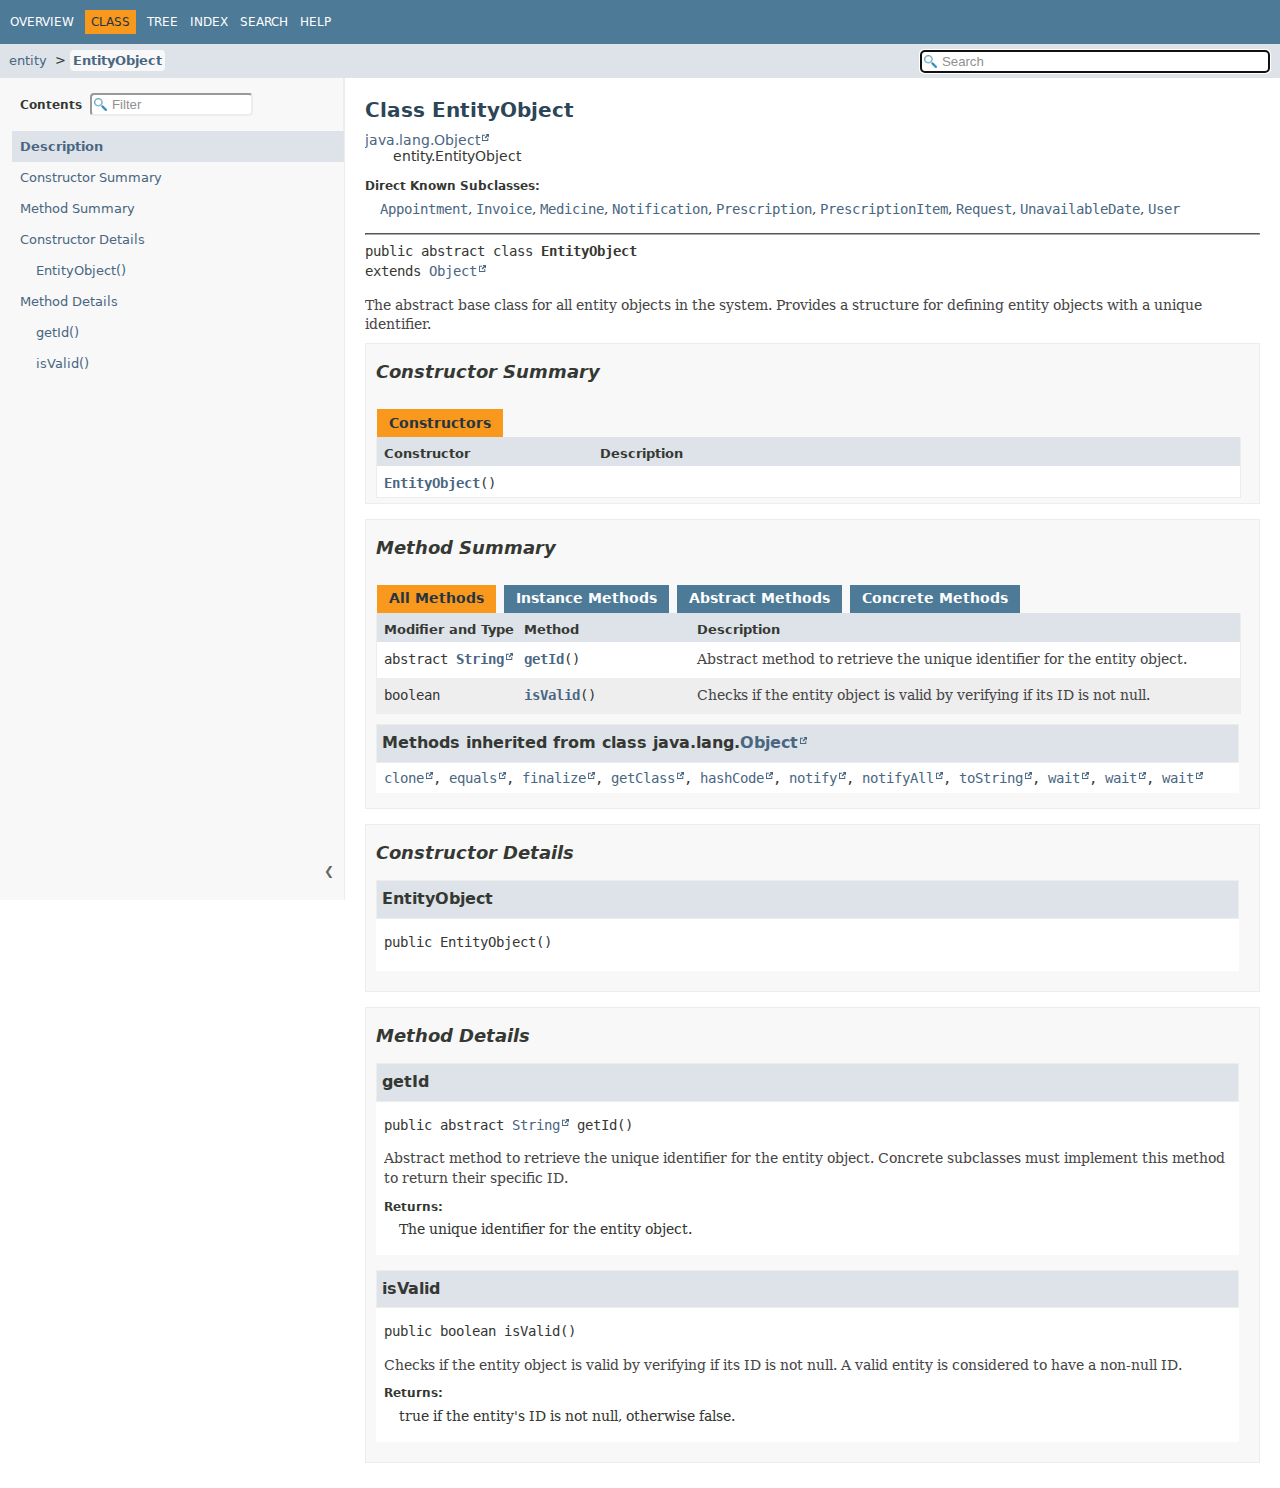
<file: Project/docs/entity/EntityObject.html>
<!DOCTYPE HTML>
<html lang="en">
<head>
<!-- Generated by javadoc (23) on Tue Nov 19 21:56:21 GMT+08:00 2024 -->
<title>EntityObject</title>
<meta name="viewport" content="width=device-width, initial-scale=1">
<meta http-equiv="Content-Type" content="text/html; charset=utf-8">
<meta name="dc.created" content="2024-11-19">
<meta name="description" content="declaration: package: entity, class: EntityObject">
<meta name="generator" content="javadoc/ClassWriter">
<link rel="stylesheet" type="text/css" href="../resource-files/jquery-ui.min.css" title="Style">
<link rel="stylesheet" type="text/css" href="../resource-files/stylesheet.css" title="Style">
<script type="text/javascript" src="../script-files/script.js"></script>
<script type="text/javascript" src="../script-files/jquery-3.7.1.min.js"></script>
<script type="text/javascript" src="../script-files/jquery-ui.min.js"></script>
</head>
<body class="class-declaration-page">
<script type="text/javascript">const pathtoroot = "../";
loadScripts(document, 'script');</script>
<noscript>
<div>JavaScript is disabled on your browser.</div>
</noscript>
<header role="banner">
<nav role="navigation">
<!-- ========= START OF TOP NAVBAR ======= -->
<div class="top-nav" id="navbar-top">
<div class="nav-content">
<div class="nav-menu-button"><button id="navbar-toggle-button" aria-controls="navbar-top" aria-expanded="false" aria-label="Toggle navigation links"><span class="nav-bar-toggle-icon">&nbsp;</span><span class="nav-bar-toggle-icon">&nbsp;</span><span class="nav-bar-toggle-icon">&nbsp;</span></button></div>
<div class="skip-nav"><a href="#skip-navbar-top" title="Skip navigation links">Skip navigation links</a></div>
<ul id="navbar-top-firstrow" class="nav-list" title="Navigation">
<li><a href="../index.html">Overview</a></li>
<li class="nav-bar-cell1-rev">Class</li>
<li><a href="package-tree.html">Tree</a></li>
<li><a href="../index-all.html">Index</a></li>
<li><a href="../search.html">Search</a></li>
<li><a href="../help-doc.html#class">Help</a></li>
</ul>
</div>
</div>
<div class="sub-nav">
<div class="nav-content">
<ol class="sub-nav-list">
<li><a href="package-summary.html">entity</a></li>
<li><a href="EntityObject.html" class="current-selection">EntityObject</a></li>
</ol>
<div class="nav-list-search">
<input type="text" id="search-input" disabled placeholder="Search" aria-label="Search in documentation" autocomplete="off">
<input type="reset" id="reset-search" disabled value="Reset">
</div>
</div>
</div>
<!-- ========= END OF TOP NAVBAR ========= -->
<span class="skip-nav" id="skip-navbar-top"></span></nav>
</header>
<div class="main-grid">
<nav role="navigation" class="toc" aria-label="Table of contents">
<div class="toc-header">Contents&nbsp;
<input type="text" class="filter-input" disabled placeholder="Filter" aria-label="Filter table of contents" autocomplete="off">
<input type="reset" class="reset-filter" disabled value="Reset">
</div>
<button class="hide-sidebar"><span>Hide sidebar&nbsp;</span>&#10094;</button><button class="show-sidebar">&#10095;<span>&nbsp;Show sidebar</span></button>
<ol class="toc-list">
<li><a href="#" tabindex="0">Description</a></li>
<li><a href="#constructor-summary" tabindex="0">Constructor Summary</a></li>
<li><a href="#method-summary" tabindex="0">Method Summary</a></li>
<li><a href="#constructor-detail" tabindex="0">Constructor Details</a>
<ol class="toc-list">
<li><a href="#%3Cinit%3E()" tabindex="0">EntityObject()</a></li>
</ol>
</li>
<li><a href="#method-detail" tabindex="0">Method Details</a>
<ol class="toc-list">
<li><a href="#getId()" tabindex="0">getId()</a></li>
<li><a href="#isValid()" tabindex="0">isValid()</a></li>
</ol>
</li>
</ol>
</nav>
<main role="main">
<!-- ======== START OF CLASS DATA ======== -->
<div class="header">
<h1 title="Class EntityObject" class="title">Class EntityObject</h1>
</div>
<div class="inheritance" title="Inheritance Tree"><a href="https://docs.oracle.com/en/java/javase/23/docs/api/java.base/java/lang/Object.html" title="class or interface in java.lang" class="external-link">java.lang.Object</a>
<div class="inheritance">entity.EntityObject</div>
</div>
<section class="class-description" id="class-description">
<div class="horizontal-scroll">
<dl class="notes">
<dt>Direct Known Subclasses:</dt>
<dd><code><a href="appointment/Appointment.html" title="class in entity.appointment">Appointment</a></code>, <code><a href="billing/Invoice.html" title="class in entity.billing">Invoice</a></code>, <code><a href="medicine/Medicine.html" title="class in entity.medicine">Medicine</a></code>, <code><a href="notification/Notification.html" title="class in entity.notification">Notification</a></code>, <code><a href="medicine/Prescription.html" title="class in entity.medicine">Prescription</a></code>, <code><a href="medicine/PrescriptionItem.html" title="class in entity.medicine">PrescriptionItem</a></code>, <code><a href="request/Request.html" title="class in entity.request">Request</a></code>, <code><a href="user/UnavailableDate.html" title="class in entity.user">UnavailableDate</a></code>, <code><a href="user/User.html" title="class in entity.user">User</a></code></dd>
</dl>
<hr>
<div class="type-signature"><span class="modifiers">public abstract class </span><span class="element-name type-name-label">EntityObject</span>
<span class="extends-implements">extends <a href="https://docs.oracle.com/en/java/javase/23/docs/api/java.base/java/lang/Object.html" title="class or interface in java.lang" class="external-link">Object</a></span></div>
<div class="block">The abstract base class for all entity objects in the system.
 Provides a structure for defining entity objects with a unique identifier.</div>
</div>
</section>
<section class="summary">
<ul class="summary-list">
<!-- ======== CONSTRUCTOR SUMMARY ======== -->
<li>
<section class="constructor-summary" id="constructor-summary">
<h2>Constructor Summary</h2>
<div class="caption"><span>Constructors</span></div>
<div class="summary-table two-column-summary">
<div class="table-header col-first">Constructor</div>
<div class="table-header col-last">Description</div>
<div class="col-constructor-name even-row-color"><code><a href="#%3Cinit%3E()" class="member-name-link">EntityObject</a>()</code></div>
<div class="col-last even-row-color">&nbsp;</div>
</div>
</section>
</li>
<!-- ========== METHOD SUMMARY =========== -->
<li>
<section class="method-summary" id="method-summary">
<h2>Method Summary</h2>
<div id="method-summary-table">
<div class="table-tabs" role="tablist" aria-orientation="horizontal"><button id="method-summary-table-tab0" role="tab" aria-selected="true" aria-controls="method-summary-table.tabpanel" tabindex="0" onkeydown="switchTab(event)" onclick="show('method-summary-table', 'method-summary-table', 3)" class="active-table-tab">All Methods</button><button id="method-summary-table-tab2" role="tab" aria-selected="false" aria-controls="method-summary-table.tabpanel" tabindex="-1" onkeydown="switchTab(event)" onclick="show('method-summary-table', 'method-summary-table-tab2', 3)" class="table-tab">Instance Methods</button><button id="method-summary-table-tab3" role="tab" aria-selected="false" aria-controls="method-summary-table.tabpanel" tabindex="-1" onkeydown="switchTab(event)" onclick="show('method-summary-table', 'method-summary-table-tab3', 3)" class="table-tab">Abstract Methods</button><button id="method-summary-table-tab4" role="tab" aria-selected="false" aria-controls="method-summary-table.tabpanel" tabindex="-1" onkeydown="switchTab(event)" onclick="show('method-summary-table', 'method-summary-table-tab4', 3)" class="table-tab">Concrete Methods</button></div>
<div id="method-summary-table.tabpanel" role="tabpanel" aria-labelledby="method-summary-table-tab0">
<div class="summary-table three-column-summary">
<div class="table-header col-first">Modifier and Type</div>
<div class="table-header col-second">Method</div>
<div class="table-header col-last">Description</div>
<div class="col-first even-row-color method-summary-table method-summary-table-tab2 method-summary-table-tab3"><code>abstract <a href="https://docs.oracle.com/en/java/javase/23/docs/api/java.base/java/lang/String.html" title="class or interface in java.lang" class="external-link">String</a></code></div>
<div class="col-second even-row-color method-summary-table method-summary-table-tab2 method-summary-table-tab3"><code><a href="#getId()" class="member-name-link">getId</a>()</code></div>
<div class="col-last even-row-color method-summary-table method-summary-table-tab2 method-summary-table-tab3">
<div class="block">Abstract method to retrieve the unique identifier for the entity object.</div>
</div>
<div class="col-first odd-row-color method-summary-table method-summary-table-tab2 method-summary-table-tab4"><code>boolean</code></div>
<div class="col-second odd-row-color method-summary-table method-summary-table-tab2 method-summary-table-tab4"><code><a href="#isValid()" class="member-name-link">isValid</a>()</code></div>
<div class="col-last odd-row-color method-summary-table method-summary-table-tab2 method-summary-table-tab4">
<div class="block">Checks if the entity object is valid by verifying if its ID is not null.</div>
</div>
</div>
</div>
</div>
<div class="inherited-list">
<h3 id="methods-inherited-from-class-java.lang.Object">Methods inherited from class&nbsp;java.lang.<a href="https://docs.oracle.com/en/java/javase/23/docs/api/java.base/java/lang/Object.html" title="class or interface in java.lang" class="external-link">Object</a></h3>
<code><a href="https://docs.oracle.com/en/java/javase/23/docs/api/java.base/java/lang/Object.html#clone()" title="class or interface in java.lang" class="external-link">clone</a>, <a href="https://docs.oracle.com/en/java/javase/23/docs/api/java.base/java/lang/Object.html#equals(java.lang.Object)" title="class or interface in java.lang" class="external-link">equals</a>, <a href="https://docs.oracle.com/en/java/javase/23/docs/api/java.base/java/lang/Object.html#finalize()" title="class or interface in java.lang" class="external-link">finalize</a>, <a href="https://docs.oracle.com/en/java/javase/23/docs/api/java.base/java/lang/Object.html#getClass()" title="class or interface in java.lang" class="external-link">getClass</a>, <a href="https://docs.oracle.com/en/java/javase/23/docs/api/java.base/java/lang/Object.html#hashCode()" title="class or interface in java.lang" class="external-link">hashCode</a>, <a href="https://docs.oracle.com/en/java/javase/23/docs/api/java.base/java/lang/Object.html#notify()" title="class or interface in java.lang" class="external-link">notify</a>, <a href="https://docs.oracle.com/en/java/javase/23/docs/api/java.base/java/lang/Object.html#notifyAll()" title="class or interface in java.lang" class="external-link">notifyAll</a>, <a href="https://docs.oracle.com/en/java/javase/23/docs/api/java.base/java/lang/Object.html#toString()" title="class or interface in java.lang" class="external-link">toString</a>, <a href="https://docs.oracle.com/en/java/javase/23/docs/api/java.base/java/lang/Object.html#wait()" title="class or interface in java.lang" class="external-link">wait</a>, <a href="https://docs.oracle.com/en/java/javase/23/docs/api/java.base/java/lang/Object.html#wait(long)" title="class or interface in java.lang" class="external-link">wait</a>, <a href="https://docs.oracle.com/en/java/javase/23/docs/api/java.base/java/lang/Object.html#wait(long,int)" title="class or interface in java.lang" class="external-link">wait</a></code></div>
</section>
</li>
</ul>
</section>
<section class="details">
<ul class="details-list">
<!-- ========= CONSTRUCTOR DETAIL ======== -->
<li>
<section class="constructor-details" id="constructor-detail">
<h2>Constructor Details</h2>
<ul class="member-list">
<li>
<section class="detail" id="&lt;init&gt;()">
<h3>EntityObject</h3>
<div class="horizontal-scroll">
<div class="member-signature"><span class="modifiers">public</span>&nbsp;<span class="element-name">EntityObject</span>()</div>
</div>
</section>
</li>
</ul>
</section>
</li>
<!-- ============ METHOD DETAIL ========== -->
<li>
<section class="method-details" id="method-detail">
<h2>Method Details</h2>
<ul class="member-list">
<li>
<section class="detail" id="getId()">
<h3>getId</h3>
<div class="horizontal-scroll">
<div class="member-signature"><span class="modifiers">public abstract</span>&nbsp;<span class="return-type"><a href="https://docs.oracle.com/en/java/javase/23/docs/api/java.base/java/lang/String.html" title="class or interface in java.lang" class="external-link">String</a></span>&nbsp;<span class="element-name">getId</span>()</div>
<div class="block">Abstract method to retrieve the unique identifier for the entity object.
 Concrete subclasses must implement this method to return their specific ID.</div>
<dl class="notes">
<dt>Returns:</dt>
<dd>The unique identifier for the entity object.</dd>
</dl>
</div>
</section>
</li>
<li>
<section class="detail" id="isValid()">
<h3>isValid</h3>
<div class="horizontal-scroll">
<div class="member-signature"><span class="modifiers">public</span>&nbsp;<span class="return-type">boolean</span>&nbsp;<span class="element-name">isValid</span>()</div>
<div class="block">Checks if the entity object is valid by verifying if its ID is not null.
 A valid entity is considered to have a non-null ID.</div>
<dl class="notes">
<dt>Returns:</dt>
<dd>true if the entity's ID is not null, otherwise false.</dd>
</dl>
</div>
</section>
</li>
</ul>
</section>
</li>
</ul>
</section>
<!-- ========= END OF CLASS DATA ========= -->
</main>
</div>
</body>
</html>
</file>
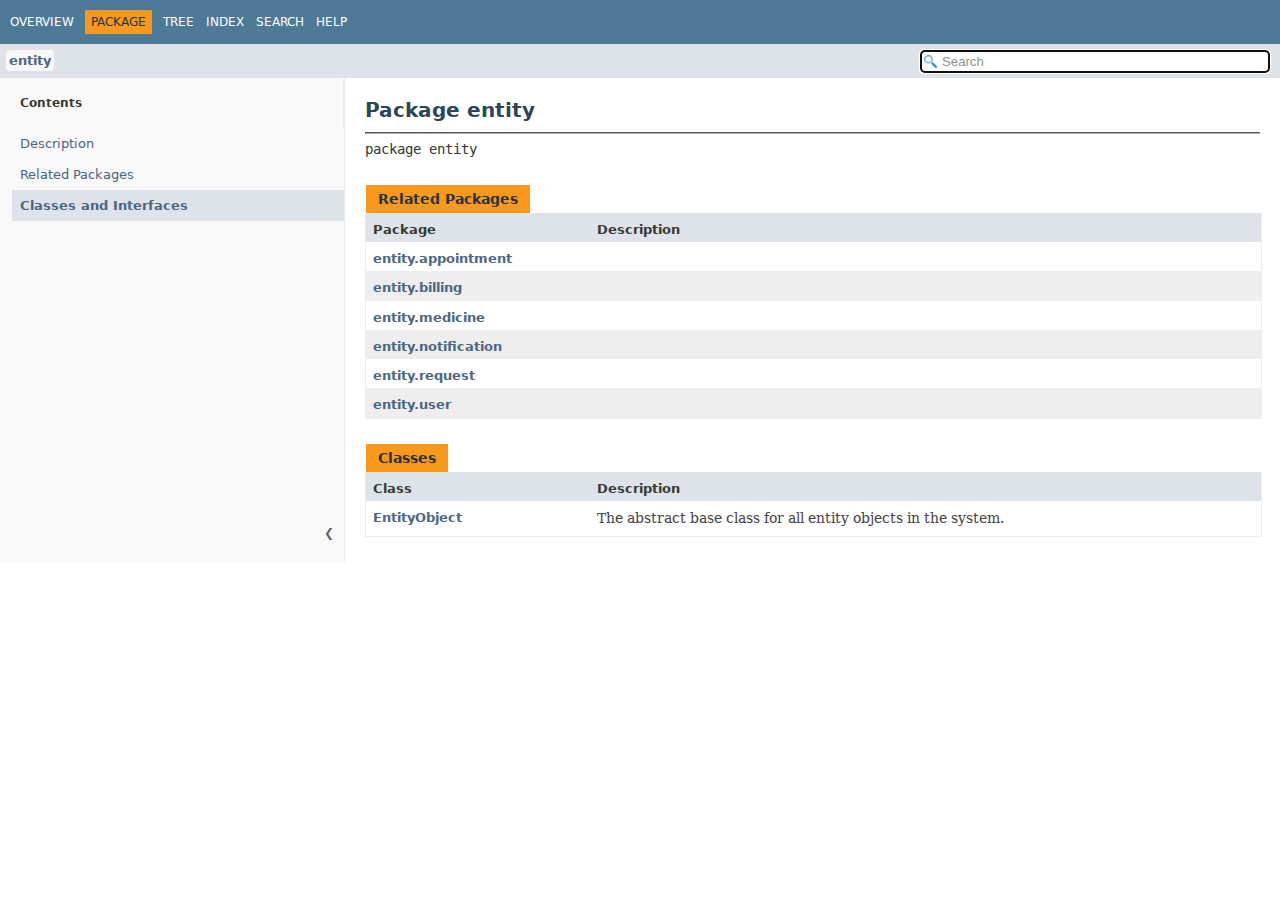
<file: Project/docs/entity/package-summary.html>
<!DOCTYPE HTML>
<html lang="en">
<head>
<!-- Generated by javadoc (23) on Tue Nov 19 21:56:21 GMT+08:00 2024 -->
<title>entity</title>
<meta name="viewport" content="width=device-width, initial-scale=1">
<meta http-equiv="Content-Type" content="text/html; charset=utf-8">
<meta name="dc.created" content="2024-11-19">
<meta name="description" content="declaration: package: entity">
<meta name="generator" content="javadoc/PackageWriter">
<link rel="stylesheet" type="text/css" href="../resource-files/jquery-ui.min.css" title="Style">
<link rel="stylesheet" type="text/css" href="../resource-files/stylesheet.css" title="Style">
<script type="text/javascript" src="../script-files/script.js"></script>
<script type="text/javascript" src="../script-files/jquery-3.7.1.min.js"></script>
<script type="text/javascript" src="../script-files/jquery-ui.min.js"></script>
</head>
<body class="package-declaration-page">
<script type="text/javascript">const pathtoroot = "../";
loadScripts(document, 'script');</script>
<noscript>
<div>JavaScript is disabled on your browser.</div>
</noscript>
<header role="banner">
<nav role="navigation">
<!-- ========= START OF TOP NAVBAR ======= -->
<div class="top-nav" id="navbar-top">
<div class="nav-content">
<div class="nav-menu-button"><button id="navbar-toggle-button" aria-controls="navbar-top" aria-expanded="false" aria-label="Toggle navigation links"><span class="nav-bar-toggle-icon">&nbsp;</span><span class="nav-bar-toggle-icon">&nbsp;</span><span class="nav-bar-toggle-icon">&nbsp;</span></button></div>
<div class="skip-nav"><a href="#skip-navbar-top" title="Skip navigation links">Skip navigation links</a></div>
<ul id="navbar-top-firstrow" class="nav-list" title="Navigation">
<li><a href="../index.html">Overview</a></li>
<li class="nav-bar-cell1-rev">Package</li>
<li><a href="package-tree.html">Tree</a></li>
<li><a href="../index-all.html">Index</a></li>
<li><a href="../search.html">Search</a></li>
<li><a href="../help-doc.html#package">Help</a></li>
</ul>
</div>
</div>
<div class="sub-nav">
<div class="nav-content">
<ol class="sub-nav-list">
<li><a href="package-summary.html" class="current-selection">entity</a></li>
</ol>
<div class="nav-list-search">
<input type="text" id="search-input" disabled placeholder="Search" aria-label="Search in documentation" autocomplete="off">
<input type="reset" id="reset-search" disabled value="Reset">
</div>
</div>
</div>
<!-- ========= END OF TOP NAVBAR ========= -->
<span class="skip-nav" id="skip-navbar-top"></span></nav>
</header>
<div class="main-grid">
<nav role="navigation" class="toc" aria-label="Table of contents">
<div class="toc-header">Contents</div>
<button class="hide-sidebar"><span>Hide sidebar&nbsp;</span>&#10094;</button><button class="show-sidebar">&#10095;<span>&nbsp;Show sidebar</span></button>
<ol class="toc-list">
<li><a href="#" tabindex="0">Description</a></li>
<li><a href="#related-package-summary" tabindex="0">Related Packages</a></li>
<li><a href="#class-summary" tabindex="0">Classes and Interfaces</a></li>
</ol>
</nav>
<main role="main">
<div class="header">
<h1 title="Package entity" class="title">Package entity</h1>
</div>
<hr>
<div class="horizontal-scroll">
<div class="package-signature">package <span class="element-name">entity</span></div>
</div>
<section class="summary">
<ul class="summary-list">
<li>
<div id="related-package-summary">
<div class="caption"><span>Related Packages</span></div>
<div class="summary-table two-column-summary">
<div class="table-header col-first">Package</div>
<div class="table-header col-last">Description</div>
<div class="col-first even-row-color"><a href="appointment/package-summary.html">entity.appointment</a></div>
<div class="col-last even-row-color">&nbsp;</div>
<div class="col-first odd-row-color"><a href="billing/package-summary.html">entity.billing</a></div>
<div class="col-last odd-row-color">&nbsp;</div>
<div class="col-first even-row-color"><a href="medicine/package-summary.html">entity.medicine</a></div>
<div class="col-last even-row-color">&nbsp;</div>
<div class="col-first odd-row-color"><a href="notification/package-summary.html">entity.notification</a></div>
<div class="col-last odd-row-color">&nbsp;</div>
<div class="col-first even-row-color"><a href="request/package-summary.html">entity.request</a></div>
<div class="col-last even-row-color">&nbsp;</div>
<div class="col-first odd-row-color"><a href="user/package-summary.html">entity.user</a></div>
<div class="col-last odd-row-color">&nbsp;</div>
</div>
</div>
</li>
<li>
<div id="class-summary">
<div class="caption"><span>Classes</span></div>
<div class="summary-table two-column-summary">
<div class="table-header col-first">Class</div>
<div class="table-header col-last">Description</div>
<div class="col-first even-row-color class-summary class-summary-tab2"><a href="EntityObject.html" title="class in entity">EntityObject</a></div>
<div class="col-last even-row-color class-summary class-summary-tab2">
<div class="block">The abstract base class for all entity objects in the system.</div>
</div>
</div>
</div>
</li>
</ul>
</section>
</main>
</div>
</body>
</html>
</file>
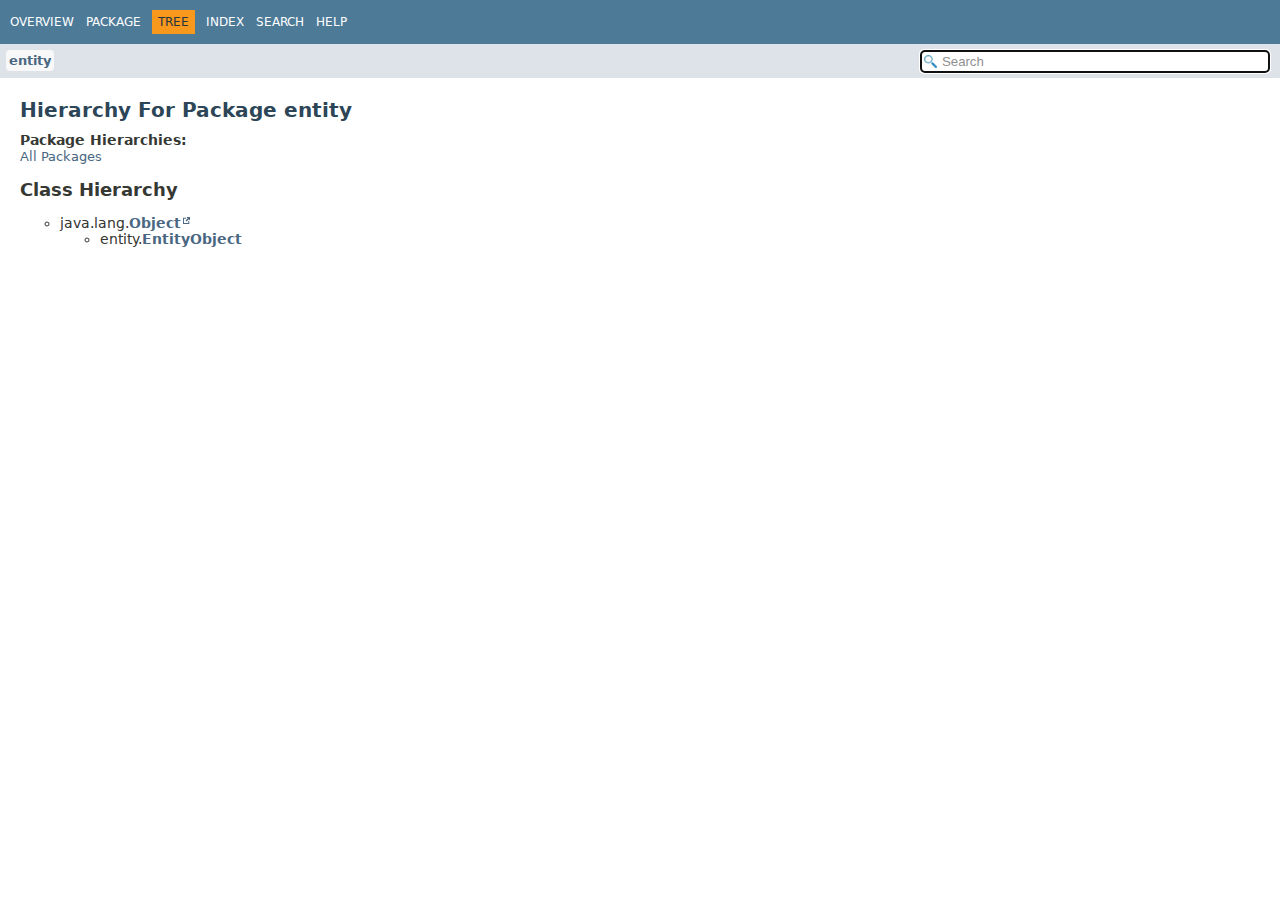
<file: Project/docs/entity/package-tree.html>
<!DOCTYPE HTML>
<html lang="en">
<head>
<!-- Generated by javadoc (23) on Tue Nov 19 21:56:21 GMT+08:00 2024 -->
<title>entity Class Hierarchy</title>
<meta name="viewport" content="width=device-width, initial-scale=1">
<meta http-equiv="Content-Type" content="text/html; charset=utf-8">
<meta name="dc.created" content="2024-11-19">
<meta name="description" content="tree: package: entity">
<meta name="generator" content="javadoc/PackageTreeWriter">
<link rel="stylesheet" type="text/css" href="../resource-files/jquery-ui.min.css" title="Style">
<link rel="stylesheet" type="text/css" href="../resource-files/stylesheet.css" title="Style">
<script type="text/javascript" src="../script-files/script.js"></script>
<script type="text/javascript" src="../script-files/jquery-3.7.1.min.js"></script>
<script type="text/javascript" src="../script-files/jquery-ui.min.js"></script>
</head>
<body class="package-tree-page">
<script type="text/javascript">const pathtoroot = "../";
loadScripts(document, 'script');</script>
<noscript>
<div>JavaScript is disabled on your browser.</div>
</noscript>
<header role="banner">
<nav role="navigation">
<!-- ========= START OF TOP NAVBAR ======= -->
<div class="top-nav" id="navbar-top">
<div class="nav-content">
<div class="nav-menu-button"><button id="navbar-toggle-button" aria-controls="navbar-top" aria-expanded="false" aria-label="Toggle navigation links"><span class="nav-bar-toggle-icon">&nbsp;</span><span class="nav-bar-toggle-icon">&nbsp;</span><span class="nav-bar-toggle-icon">&nbsp;</span></button></div>
<div class="skip-nav"><a href="#skip-navbar-top" title="Skip navigation links">Skip navigation links</a></div>
<ul id="navbar-top-firstrow" class="nav-list" title="Navigation">
<li><a href="../index.html">Overview</a></li>
<li><a href="package-summary.html">Package</a></li>
<li class="nav-bar-cell1-rev">Tree</li>
<li><a href="../index-all.html">Index</a></li>
<li><a href="../search.html">Search</a></li>
<li><a href="../help-doc.html#tree">Help</a></li>
</ul>
</div>
</div>
<div class="sub-nav">
<div class="nav-content">
<ol class="sub-nav-list">
<li><a href="package-summary.html" class="current-selection">entity</a></li>
</ol>
<div class="nav-list-search">
<input type="text" id="search-input" disabled placeholder="Search" aria-label="Search in documentation" autocomplete="off">
<input type="reset" id="reset-search" disabled value="Reset">
</div>
</div>
</div>
<!-- ========= END OF TOP NAVBAR ========= -->
<span class="skip-nav" id="skip-navbar-top"></span></nav>
</header>
<div class="main-grid">
<main role="main">
<div class="header">
<h1 class="title">Hierarchy For Package entity</h1>
</div>
<span class="package-hierarchy-label">Package Hierarchies:</span>
<ul class="horizontal contents-list">
<li><a href="../overview-tree.html">All Packages</a></li>
</ul>
<section class="hierarchy">
<h2 title="Class Hierarchy">Class Hierarchy</h2>
<ul>
<li class="circle">java.lang.<a href="https://docs.oracle.com/en/java/javase/23/docs/api/java.base/java/lang/Object.html" class="type-name-link external-link" title="class or interface in java.lang">Object</a>
<ul>
<li class="circle">entity.<a href="EntityObject.html" class="type-name-link" title="class in entity">EntityObject</a></li>
</ul>
</li>
</ul>
</section>
</main>
</div>
</body>
</html>
</file>
<file: Project/docs/resource-files/stylesheet.css>
/*
 * Copyright (c) 2010, 2024, Oracle and/or its affiliates. All rights reserved.
 * DO NOT ALTER OR REMOVE COPYRIGHT NOTICES OR THIS FILE HEADER.
 *
 * Licensed under the Universal Permissive License v 1.0 as shown at https://oss.oracle.com/licenses/upl/
 */

/*
 * Javadoc style sheet
 */

@import url('fonts/dejavu.css');

/*
 * These CSS custom properties (variables) define the core color and font
 * properties used in this stylesheet.
 */
:root {
    /* body, block and code fonts */
    --body-font-family: 'DejaVu Sans', Arial, Helvetica, sans-serif;
    --block-font-family: 'DejaVu Serif', Georgia, "Times New Roman", Times, serif;
    --code-font-family: 'DejaVu Sans Mono', monospace;
    /* Base font sizes for body and code elements */
    --body-font-size: 14px;
    --block-font-size: 14px;
    --code-font-size: 14px;
    --nav-font-size: 13.2px;
    /* Line height for continuous text blocks */
    --block-line-height: 1.4em;
    /* Text colors for body and block elements */
    --body-text-color: #353833;
    --block-text-color: #474747;
    /* Background colors for various structural elements */
    --body-background-color: #ffffff;
    --section-background-color: #f8f8f8;
    --detail-background-color: #ffffff;
    /* Colors for navigation bar and table captions */
    --navbar-background-color: #4D7A97;
    --navbar-text-color: #ffffff;
    /* Background color for subnavigation and various headers */
    --subnav-background-color: #dee3e9;
    /* Background and text colors for selected tabs and navigation items */
    --selected-background-color: #f8981d;
    --selected-text-color: #253441;
    --selected-link-color: #1f389c;
    /* Background colors for generated tables */
    --even-row-color: #ffffff;
    --odd-row-color: #eeeeef;
    /* Text color for page title */
    --title-color: #2c4557;
    /* Text colors for links */
    --link-color: #4A6782;
    --link-color-active: #bb7a2a;
    /* Snippet colors */
    --snippet-background-color: #ebecee;
    --snippet-text-color: var(--block-text-color);
    --snippet-highlight-color: #f7c590;
    /* Border colors for structural elements and user defined tables */
    --border-color: #ededed;
    --table-border-color: #000000;
    /* Search input colors */
    --search-input-background-color: #ffffff;
    --search-input-text-color: #000000;
    --search-input-placeholder-color: #909090;
    /* Highlight color for active search tag target */
    --search-tag-highlight-color: #ffff00;
    /* Adjustments for icon and active background colors of copy-to-clipboard buttons */
    --copy-icon-brightness: 100%;
    --copy-button-background-color-active: rgba(168, 168, 176, 0.3);
    /* Colors for invalid tag notifications */
    --invalid-tag-background-color: #ffe6e6;
    --invalid-tag-text-color: #000000;
    /* Navigation bar dimensions */
    --top-nav-height: 44px;
    --sub-nav-height: 34px;
    --nav-height: calc(var(--top-nav-height) + var(--sub-nav-height));
    scroll-behavior: smooth;
}
/*
 * Styles for individual HTML elements.
 *
 * These are styles that are specific to individual HTML elements. Changing them affects the style of a particular
 * HTML element throughout the page.
 */
body {
    background-color:var(--body-background-color);
    color:var(--body-text-color);
    font-family:var(--body-font-family);
    font-size:var(--body-font-size);
    margin:0;
    padding:0;
    height:100%;
    width:100%;
}
main [id] {
    scroll-margin-top: calc(var(--nav-height) + 6px);
}
a:link, a:visited {
    text-decoration:none;
    color:var(--link-color);
}
a[href]:hover, a[href]:active {
    text-decoration:none;
    color:var(--link-color-active);
}
pre {
    font-family:var(--code-font-family);
    font-size:var(--code-font-size);
}
h1 {
    font-size:1.428em;
}
h2 {
    font-size:1.285em;
}
h3 {
    font-size:1.14em;
}
h4 {
    font-size:1.072em;
}
h5 {
    font-size:1.001em;
}
h6 {
    font-size:0.93em;
}
/* Disable font boosting for selected elements */
h1, h2, h3, h4, h5, h6, div.member-signature {
    max-height: 1000em;
}
ul {
    list-style-type:disc;
}
code, tt {
    font-family:var(--code-font-family);
}
:not(h1, h2, h3, h4, h5, h6) > code,
:not(h1, h2, h3, h4, h5, h6) > tt {
    font-size:var(--code-font-size);
    line-height:1.4em;
}
dt code {
    font-family:var(--code-font-family);
    font-size:1em;
    padding-top:4px;
}
.summary-table dt code {
    font-family:var(--code-font-family);
    font-size:1em;
    vertical-align:top;
    padding-top:4px;
}
sup {
    font-size:8px;
}
button {
    font-family: var(--body-font-family);
    font-size: 1em;
}
hr {
    border-color: #aaa;
}
/*
 * Styles for HTML generated by javadoc.
 *
 * These are style classes that are used by the standard doclet to generate HTML documentation.
 */

/*
 * Styles for document title and copyright.
 */
.about-language {
    flex: 0 0 auto;
    padding:0 20px;
    margin:0;
    font-size:0.915em;
    max-width: 50%;
    white-space: nowrap;
}
.legal-copy {
}
/*
 * Styles for navigation bar.
 */
@media screen {
    header {
        position:sticky;
        top:0;
        z-index:2;
        background: var(--body-background-color);
    }
}
.nav-content {
    display:flex;
    flex-direction: row;
    align-items: center;
    width: 100%;
    height: 100%;
}
.top-nav {
    background-color:var(--navbar-background-color);
    color:var(--navbar-text-color);
    width:100%;
    height:var(--top-nav-height);
    overflow:visible;
    font-size:0.857em;
    position:relative;
}
.top-nav nav.toc {
    display: none;
    flex-direction: column;
}
.top-nav nav.toc button.show-sidebar,
.top-nav nav.toc button.hide-sidebar {
    display: none;
}
button#navbar-toggle-button {
    display:none;
}
ul.nav-list {
    display:inline-flex;
    margin:0;
    padding-left:4px;
    flex: 1 1 auto;
    white-space: nowrap;
}
ul.nav-list li {
    list-style:none;
    padding: 5px 6px;
    text-transform:uppercase;
    height: 1.2em;
}
div.sub-nav {
    background-color:var(--subnav-background-color);
    width:100%;
    overflow:hidden;
    font-size:var(--nav-font-size);
    height: var(--sub-nav-height);
}
ol.sub-nav-list {
    flex: 1 1 90%;
    line-height: 1.8em;
    display: inline-flex;
    overflow: auto;
    scroll-snap-type: x mandatory;
    scroll-padding-left: 13px;
    scrollbar-width: none;
    padding-left:6px;
    white-space: nowrap;
    margin:0;
}
ol.sub-nav-list::-webkit-scrollbar {
    display: none;
}
ol.sub-nav-list li {
    list-style:none;
    scroll-snap-align: start;
}
ol.sub-nav-list li:not(:first-child) {
    list-style-type: " > ";
    margin-left: 20px;
}
ol.sub-nav-list a {
    padding: 3px;
}
ol.sub-nav-list a.current-selection {
    background-color: var(--section-background-color);
    border-radius: 4px;
}
.sub-nav .nav-list-search {
    flex: 1 1 10%;
    margin:0;
    padding:6px;
    position:relative;
    white-space: nowrap;
}
.top-nav .nav-list a:link, .top-nav .nav-list a:active, .top-nav .nav-list a:visited {
    color:var(--navbar-text-color);
    text-decoration:none;
    text-transform:uppercase;
}
.top-nav .nav-list a:hover {
    color:var(--link-color-active);
}
.nav-bar-cell1-rev {
    background-color:var(--selected-background-color);
    color:var(--selected-text-color);
    margin: 0 5px;
}
.skip-nav {
    position:absolute;
    top:auto;
    left:-9999px;
    overflow:hidden;
}
/*
 * Hide navigation links and search box in print layout
 */
@media print {
    ul.nav-list, div.sub-nav  {
        display:none;
    }
}
/*
 * Styles for page header.
 */
.title {
    color:var(--title-color);
    margin:10px 0;
}
.sub-title {
    margin:5px 0 0 0;
}
ul.contents-list {
    margin: 0 0 15px 0;
    padding: 0;
    list-style: none;
}
ul.contents-list li {
    font-size:0.93em;
}
/*
 * Styles for headings.
 */
body.class-declaration-page .summary h2,
body.class-declaration-page .details h2,
body.class-use-page h2,
body.module-declaration-page .block-list h2 {
    font-style: italic;
    padding:0;
    margin:15px 0;
    overflow-x:auto;
}
body.class-declaration-page .summary h3,
body.class-declaration-page .details h3 {
    background-color:var(--subnav-background-color);
    border:1px solid var(--border-color);
    margin:0 0 6px -8px;
    padding:7px 5px;
    overflow-x:auto;
}
/*
 * Styles for page layout containers.
 */
.main-grid {
    display: flex;
    flex-direction: row;
}
.main-grid main {
    flex: 2.6 1 0;
    min-width: 240px
}
.main-grid nav.toc {
    flex: 1 1 0;
    min-width: 240px;
}
main {
    clear:both;
    padding:10px 20px;
    position:relative;
}
section[id$=-description] :is(dl, ol, ul, p, div, blockquote, pre):last-child,
section[id$=-description] :is(dl, ol, ul):last-child > :is(li, dd):last-child {
    margin-bottom:4px;
}
dl.notes > dt {
    font-family: var(--body-font-family);
    font-size:0.856em;
    font-weight:bold;
    margin:10px 0 0 0;
    color:var(--body-text-color);
}
dl.notes > dd {
    margin:5px 10px 10px 15px;
    font-size:var(--block-font-size);
    font-family:var(--block-font-family);
}
dl.notes > dd > ul, dl.notes > dd > ol {
    margin-bottom: 1em;
    margin-top: 1em;
}
dl.name-value > dt {
    margin-left:1px;
    font-size:1.1em;
    display:inline;
    font-weight:bold;
}
dl.name-value > dd {
    margin:0 0 0 1px;
    font-size:1.1em;
    display:inline;
}
/*
 * Styles for table of contents.
 */
.main-grid nav.toc {
    background-color: var(--section-background-color);
    border-right: 1px solid var(--border-color);
    position: sticky;
    top: calc(var(--nav-height));
    max-height: calc(100vh - var(--nav-height));
    display: flex;
    flex-direction: column;
    font-family: var(--body-font-family);
    z-index: 1;
}
.main-grid nav.toc div.toc-header {
    background-color: var(--section-background-color);
    border-right: 1px solid var(--border-color);
    top: var(--nav-height);
    z-index: 1;
    padding: 15px 20px;
}
.main-grid nav.toc > ol.toc-list {
    max-height: calc(100vh - var(--nav-height) - 100px);
    padding-left: 12px;
}
.main-grid nav.toc button {
    position: absolute;
    bottom: 16px;
    z-index: 3;
    background-color: var(--section-background-color);
    color: #666666;
    font-size: 0.76rem;
    border: none;
    cursor: pointer;
    padding: 6px 10px;
    white-space: nowrap;
}
.main-grid nav.toc button.hide-sidebar {
    right: 0;
}
.main-grid nav.toc button.show-sidebar {
    left: 0;
    display: none;
}
.main-grid nav.toc button span {
    display: none;
}
.main-grid nav.toc button:hover {
    color: var(--body-text-color);
    border: 1px solid var(--subnav-background-color);
}
.main-grid nav.toc button:active {
    background-color: var(--subnav-background-color);
    color: var(--link-color-active);
}
.main-grid nav.toc button:hover span,
.main-grid nav.toc button:active span  {
    display: inline;
}
.main-grid nav.toc button:hover {
    box-shadow: 1px 1px 5px rgba(0,0,0,0.2);
}
.main-grid nav.toc.hide-sidebar {
    min-width: revert;
    max-width: 28px;
}
.main-grid nav.toc.hide-sidebar div.toc-header,
.main-grid nav.toc.hide-sidebar ol.toc-list,
.main-grid nav.toc.hide-sidebar button.hide-sidebar {
    display: none;
}
.main-grid nav.toc.hide-sidebar button.show-sidebar {
    display: inline;
}
nav.toc div.toc-header {
    padding: 15px;
    display: inline-flex;
    align-items: center;
    color: var(--body-text-color);
    background-color: var(--body-background-color);
    font-size: 0.856em;
    font-weight: bold;
    white-space: nowrap;
    overflow-x: hidden;
    position: sticky;
    min-height: 20px;
}
nav.toc > ol.toc-list {
    overflow: hidden auto;
    overscroll-behavior: contain;
}
nav.toc ol.toc-list {
    list-style: none;
    padding-left: 8px;
    margin: 0;
}
nav.toc ol.toc-list ol.toc-list {
    margin-left: 8px;
}
nav.toc ol.toc-list li {
    margin: 0;
    font-size: var(--nav-font-size);
    overflow-x: hidden;
}
a.current-selection {
    font-weight: bold;
}
nav.toc a {
    display: block;
    padding: 8px;
}
nav.toc a.current-selection {
    background-color: var(--subnav-background-color);
}
/*
 * Styles for lists.
 */
li.circle {
    list-style:circle;
}
ul.horizontal li {
    display:inline;
    font-size:0.9em;
}
div.inheritance {
    margin:0;
    padding:0;
}
div.inheritance div.inheritance {
    margin-left:2em;
}
main > div.inheritance {
    overflow-x:auto;
}
ul.block-list,
ul.details-list,
ul.member-list,
ul.summary-list {
    margin:4px 0 10px 0;
    padding:0;
}
ul.block-list > li,
ul.details-list > li,
ul.member-list > li,
ul.summary-list > li {
    list-style:none;
    margin-bottom:15px;
    line-height:1.4;
}
ul.ref-list {
  padding:0;
  margin:0;
}
ul.ref-list > li {
    list-style:none;
}
.summary-table dl, .summary-table dl dt, .summary-table dl dd {
    margin-top:0;
    margin-bottom:1px;
}
dl.notes > dd > ul.tag-list, dl.notes > dd > ul.tag-list-long {
    padding-left: 0;
    margin: 0;
    list-style: none;
}
ul.tag-list li {
    display: inline;
}
ul.tag-list li:not(:last-child):after,
ul.tag-list-long li:not(:last-child):after
{
    content: ", ";
    white-space: pre-wrap;
}
ul.preview-feature-list {
    list-style: none;
    margin:0;
    padding:0.1em;
    line-height: 1.6em;
}
/*
 * Styles for tables.
 */
.summary-table, .details-table {
    width:100%;
    border-spacing:0;
    border:1px solid var(--border-color);
    border-top:0;
    padding:0;
}
.caption {
    position:relative;
    text-align:left;
    background-repeat:no-repeat;
    color:var(--selected-text-color);
    clear:none;
    overflow:hidden;
    padding: 10px 0 0 1px;
    margin:0;
}
.caption a:link, .caption a:visited {
    color:var(--selected-link-color);
}
.caption a:hover,
.caption a:active {
    color:var(--navbar-text-color);
}
.caption span {
    font-weight:bold;
    white-space:nowrap;
    padding:5px 12px 7px 12px;
    display:inline-block;
    float:left;
    background-color:var(--selected-background-color);
    border: none;
    height:16px;
}
div.table-tabs {
    padding: 10px 0 0 1px;
    margin: 0;
}
div.table-tabs > button {
    border: none;
    cursor: pointer;
    padding: 5px 12px 7px 12px;
    font-weight: bold;
    margin-right: 8px;
}
div.table-tabs > .active-table-tab {
    background: var(--selected-background-color);
    color: var(--selected-text-color);
}
div.table-tabs > button.table-tab {
    background: var(--navbar-background-color);
    color: var(--navbar-text-color);
}
.two-column-search-results {
    display: grid;
    grid-template-columns: minmax(400px, max-content) minmax(400px, auto);
}
div.checkboxes {
    line-height: 2em;
}
div.checkboxes > span {
    margin-left: 10px;
}
div.checkboxes > label {
    margin-left: 8px;
    white-space: nowrap;
}
div.checkboxes > label > input {
    margin: 0 2px;
}
.two-column-summary {
    display: grid;
    grid-template-columns: minmax(25%, max-content) minmax(25%, auto);
}
.three-column-summary {
    display: grid;
    grid-template-columns: minmax(15%, max-content) minmax(20%, max-content) minmax(20%, auto);
}
.three-column-release-summary {
    display: grid;
    grid-template-columns: minmax(40%, max-content) minmax(10%, max-content) minmax(40%, auto);
}
.four-column-summary {
    display: grid;
    grid-template-columns: minmax(10%, max-content) minmax(15%, max-content) minmax(15%, max-content) minmax(15%, auto);
}
@media screen and (max-width: 1000px) {
    .four-column-summary {
        display: grid;
        grid-template-columns: minmax(15%, max-content) minmax(15%, auto);
    }
}
@media screen and (max-width: 800px) {
    .two-column-search-results {
        display: grid;
        grid-template-columns: minmax(40%, max-content) minmax(40%, auto);
    }
    .three-column-summary {
        display: grid;
        grid-template-columns: minmax(10%, max-content) minmax(25%, auto);
    }
    .three-column-release-summary {
        display: grid;
        grid-template-columns: minmax(70%, max-content) minmax(30%, max-content)
    }
    .three-column-summary .col-last,
    .three-column-release-summary .col-last{
        grid-column-end: span 2;
    }
}
@media screen and (max-width: 600px) {
    .two-column-summary {
        display: grid;
        grid-template-columns: 1fr;
    }
}
.summary-table > div, .details-table > div {
    text-align:left;
    padding: 8px 3px 3px 7px;
    overflow: auto hidden;
    scrollbar-width: thin;
}
.col-first, .col-second, .col-last, .col-constructor-name, .col-summary-item-name {
    vertical-align:top;
    padding-right:0;
    padding-top:8px;
    padding-bottom:3px;
}
.table-header {
    background:var(--subnav-background-color);
    font-weight: bold;
}
/* Sortable table columns */
.table-header[onclick] {
    cursor: pointer;
}
.table-header[onclick]::after {
    content:"";
    display:inline-block;
    background-image:url('data:image/svg+xml; utf8, \
    <svg xmlns="http://www.w3.org/2000/svg" width="125" height="170"> \
    <path d="M10.101 57.059L63.019 4.142l52.917 52.917M10.101 86.392l52.917 52.917 52.917-52.917" style="opacity:.35;"/></svg>');
    background-size:100% 100%;
    width:9px;
    height:14px;
    margin-left:4px;
    margin-bottom:-3px;
}
.table-header[onclick].sort-asc::after {
    background-image:url('data:image/svg+xml; utf8, \
    <svg xmlns="http://www.w3.org/2000/svg" width="125" height="170"> \
    <path d="M10.101 57.059L63.019 4.142l52.917 52.917" style="opacity:.75;"/> \
    <path d="M10.101 86.392l52.917 52.917 52.917-52.917" style="opacity:.35;"/></svg>');

}
.table-header[onclick].sort-desc::after {
    background-image:url('data:image/svg+xml; utf8, \
    <svg xmlns="http://www.w3.org/2000/svg" width="125" height="170"> \
    <path d="M10.101 57.059L63.019 4.142l52.917 52.917" style="opacity:.35;"/> \
    <path d="M10.101 86.392l52.917 52.917 52.917-52.917" style="opacity:.75;"/></svg>');
}
.col-first, .col-first {
    font-size:0.93em;
}
.col-second, .col-second, .col-last, .col-constructor-name, .col-summary-item-name, .col-last {
    font-size:0.93em;
}
.col-first, .col-second, .col-constructor-name {
    vertical-align:top;
    overflow: auto;
}
.col-last {
    white-space:normal;
}
.col-first a:link, .col-first a:visited,
.col-second a:link, .col-second a:visited,
.col-first a:link, .col-first a:visited,
.col-second a:link, .col-second a:visited,
.col-constructor-name a:link, .col-constructor-name a:visited,
.col-summary-item-name a:link, .col-summary-item-name a:visited {
    font-weight:bold;
}
.even-row-color, .even-row-color .table-header {
    background-color:var(--even-row-color);
}
.odd-row-color, .odd-row-color .table-header {
    background-color:var(--odd-row-color);
}
/*
 * Styles for contents.
 */
div.block {
    font-size:var(--block-font-size);
    font-family:var(--block-font-family);
    line-height:var(--block-line-height);
}
.col-last div {
    padding-top:0;
}
.col-last a {
    padding-bottom:3px;
}
.module-signature,
.package-signature,
.type-signature,
.member-signature {
    font-family:var(--code-font-family);
    font-size:1em;
    margin:8px 0 14px 0;
    white-space: pre-wrap;
}
.module-signature,
.package-signature,
.type-signature {
    margin-top: 0;
}
.member-signature .type-parameters-long,
.member-signature .parameters,
.member-signature .exceptions {
    display: inline-block;
    vertical-align: top;
    white-space: pre;
}
.member-signature .type-parameters {
    white-space: normal;
}
/*
 * Styles for formatting effect.
 */
.source-line-no {
    /* Color of line numbers in source pages can be set via custom property below */
    color:var(--source-linenumber-color, green);
    padding:0 30px 0 0;
}
.block {
    display:block;
    margin:0 10px 5px 0;
    color:var(--block-text-color);
}
.deprecated-label, .description-from-type-label, .implementation-label, .member-name-link,
.package-hierarchy-label, .type-name-label, .type-name-link, .search-tag-link, .preview-label, .restricted-label {
    font-weight:bold;
}
.deprecation-comment, .help-footnote, .preview-comment, .restricted-comment {
    font-style:italic;
}
.deprecation-block, .preview-block, .restricted-block {
    font-size:1em;
    font-family:var(--block-font-family);
    border-style:solid;
    border-width:thin;
    border-radius:10px;
    padding:10px;
    margin-bottom:10px;
    margin-right:10px;
    display:inline-block;
}
div.block div.deprecation-comment {
    font-style:normal;
}
details.invalid-tag, span.invalid-tag {
    font-size:1em;
    font-family:var(--block-font-family);
    color: var(--invalid-tag-text-color);
    background: var(--invalid-tag-background-color);
    border: thin solid var(--table-border-color);
    border-radius:2px;
    padding: 2px 4px;
    display:inline-block;
}
details summary {
    cursor: pointer;
}
/*
 * Styles specific to HTML5 elements.
 */
main, nav, header, footer, section {
    display:block;
}
/*
 * Styles for javadoc search.
 */
.ui-menu .ui-state-active {
    /* Overrides the color of selection used in jQuery UI */
    background: var(--selected-background-color);
    color: var(--selected-text-color);
    /* Workaround for browser bug, see JDK-8275889 */
    margin: -1px 0;
    border-top: 1px solid var(--selected-background-color);
    border-bottom: 1px solid var(--selected-background-color);
}
.ui-autocomplete-category {
    font-weight:bold;
    font-size:15px;
    padding:7px 0 7px 3px;
    background-color:var(--navbar-background-color);
    color:var(--navbar-text-color);
    box-sizing: border-box;
}
.ui-autocomplete {
    max-height:85%;
    max-width:65%;
    overflow:auto;
    white-space:nowrap;
    box-shadow: 0 3px 6px rgba(0,0,0,0.16), 0 3px 6px rgba(0,0,0,0.23);
    overscroll-behavior: contain;
}
ul.ui-autocomplete {
    position:fixed;
    z-index:10;
    background-color: var(--body-background-color);
}
ul.ui-autocomplete li {
    float:left;
    clear:both;
    min-width:100%;
    box-sizing: border-box;
}
ul.ui-autocomplete li.ui-static-link {
    position:sticky;
    bottom:0;
    left:0;
    background: var(--subnav-background-color);
    padding: 5px 0;
    font-family: var(--body-font-family);
    font-size: 0.93em;
    font-weight: bolder;
    z-index: 10;
}
li.ui-static-link a, li.ui-static-link a:visited {
    text-decoration:none;
    color:var(--link-color);
    float:right;
    margin-right:20px;
}
.ui-autocomplete .result-item {
    font-size: inherit;
}
.ui-autocomplete .result-highlight {
    font-weight:bold;
}
.ui-menu .ui-menu-item-wrapper {
    padding-top: 0.4em;
    padding-bottom: 0.4em;
}
.ui-menu .ui-menu-item-wrapper {
    padding-top: 5px;
    padding-bottom: 5px;
}
input[type="text"] {
    background-image:url('glass.png');
    background-size:13px;
    background-repeat:no-repeat;
    background-position:2px 3px;
    background-color: var(--search-input-background-color);
    color: var(--search-input-text-color);
    border-color: var(--border-color);
    border-radius: 4px;
    padding-left:20px;
    font-size: var(--nav-font-size);
    height: 17px;
}
input#search-input, input#page-search-input {
    width: calc(180px + 10vw);
    margin: 0;
}
input#search-input {
    margin: 0 4px;
    padding-right: 18px;
    max-width: 340px;
}
input.filter-input {
    width: 40%;
    max-width: 140px;
    margin: 0 4px;
    padding-right: 18px;
}
input#reset-search, input.reset-filter {
    background-color: transparent;
    background-image:url('x.png');
    background-repeat:no-repeat;
    background-size:contain;
    border:0;
    border-radius:0;
    width:12px;
    height:12px;
    font-size:0;
    display:none;
}
input#reset-search {
    position:absolute;
    right:15px;
    top:11px;
}
input.reset-filter {
    position: relative;
    right: 20px;
    top: 0;
}
input::placeholder {
    color:var(--search-input-placeholder-color);
    opacity: 1;
}
.search-tag-desc-result {
    font-style:italic;
    font-size:11px;
}
.search-tag-holder-result {
    font-style:italic;
    font-size:12px;
}
.search-tag-result:target {
    background-color:var(--search-tag-highlight-color);
}
details.page-search-details {
    display: inline-block;
}
div#result-container {
    font-size: 1em;
}
div#result-container a.search-result-link {
    padding: 0;
    margin: 4px 0;
    width: 100%;
}
#result-container .result-highlight {
    font-weight:bolder;
}
.page-search-info {
    background-color: var(--subnav-background-color);
    border-radius: 3px;
    border: 0 solid var(--border-color);
    padding: 0 8px;
    overflow: hidden;
    height: 0;
    transition: all 0.2s ease;
}
div.table-tabs > button.table-tab {
    background: var(--navbar-background-color);
    color: var(--navbar-text-color);
}
.page-search-header {
    padding: 5px 12px 7px 12px;
    font-weight: bold;
    margin-right: 3px;
    background-color:var(--navbar-background-color);
    color:var(--navbar-text-color);
    display: inline-block;
}
button.page-search-header {
    border: none;
    cursor: pointer;
}
span#page-search-link {
    text-decoration: underline;
}
.module-graph span, .sealed-graph span {
    display:none;
    position:absolute;
}
.module-graph:hover span, .sealed-graph:hover span {
    display:block;
    margin: -100px 0 0 100px;
    z-index: 5;
}
.inherited-list {
    margin: 10px 0 10px 0;
}
.horizontal-scroll {
    overflow: auto hidden;
}
section.class-description {
    line-height: 1.4;
}
.summary section[class$="-summary"], .details section[class$="-details"],
.class-uses .detail, .serialized-class-details {
    padding: 0 20px 5px 10px;
    border: 1px solid var(--border-color);
    background-color: var(--section-background-color);
}
.inherited-list, section[class$="-details"] .detail {
    padding:0 0 5px 8px;
    background-color:var(--detail-background-color);
    border:none;
}
.vertical-separator {
    padding: 0 5px;
}
.help-section {
    font-size: var(--block-font-size);
    line-height: var(--block-line-height);
}
ul.help-section-list {
    margin: 0;
}
ul.help-subtoc > li {
  display: inline-block;
  padding-right: 5px;
  font-size: smaller;
}
ul.help-subtoc > li::before {
  content: "\2022" ;
  padding-right:2px;
}
.help-note {
    font-style: italic;
}
/*
 * Indicator icon for external links.
 */
main a[href*="://"]::after {
    content:"";
    display:inline-block;
    background-image:url('data:image/svg+xml; utf8, \
      <svg xmlns="http://www.w3.org/2000/svg" width="768" height="768">\
        <path d="M584 664H104V184h216V80H0v688h688V448H584zM384 0l132 \
        132-240 240 120 120 240-240 132 132V0z" fill="%234a6782"/>\
      </svg>');
    background-size:100% 100%;
    width:7px;
    height:7px;
    margin-left:2px;
    margin-bottom:4px;
}
main a[href*="://"]:hover::after,
main a[href*="://"]:focus::after {
    background-image:url('data:image/svg+xml; utf8, \
      <svg xmlns="http://www.w3.org/2000/svg" width="768" height="768">\
        <path d="M584 664H104V184h216V80H0v688h688V448H584zM384 0l132 \
        132-240 240 120 120 240-240 132 132V0z" fill="%23bb7a2a"/>\
      </svg>');
}
/*
 * Styles for header/section anchor links
 */
a.anchor-link {
    opacity: 0;
    transition: opacity 0.1s;
}
:hover > a.anchor-link {
    opacity: 80%;
}
a.anchor-link:hover,
a.anchor-link:focus-visible,
a.anchor-link.visible {
    opacity: 100%;
}
a.anchor-link > img {
    width: 0.9em;
    height: 0.9em;
}
/*
 * Styles for copy-to-clipboard buttons
 */
button.copy {
    opacity: 70%;
    border: none;
    border-radius: 3px;
    position: relative;
    background:none;
    transition: opacity 0.3s;
    cursor: pointer;
}
:hover > button.copy {
    opacity: 80%;
}
button.copy:hover,
button.copy:active,
button.copy:focus-visible,
button.copy.visible {
    opacity: 100%;
}
button.copy img {
    position: relative;
    background: none;
    filter: brightness(var(--copy-icon-brightness));
}
button.copy:active {
    background-color: var(--copy-button-background-color-active);
}
button.copy span {
    color: var(--body-text-color);
    position: relative;
    top: -0.1em;
    transition: all 0.1s;
    font-size: 0.76rem;
    line-height: 1.2em;
    opacity: 0;
}
button.copy:hover span,
button.copy:focus-visible span,
button.copy.visible span {
    opacity: 100%;
}
/* search page copy button */
button#page-search-copy {
    margin-left: 0.4em;
    padding:0.3em;
    top:0.13em;
}
button#page-search-copy img {
    width: 1.2em;
    height: 1.2em;
    padding: 0.01em 0;
    top: 0.15em;
}
button#page-search-copy span {
    color: var(--body-text-color);
    line-height: 1.2em;
    padding: 0.2em;
    top: -0.18em;
}
div.page-search-info:hover button#page-search-copy span {
    opacity: 100%;
}
/* snippet copy button */
button.snippet-copy {
    position: absolute;
    top: 6px;
    right: 6px;
    height: 1.7em;
    padding: 2px;
}
button.snippet-copy img {
    width: 18px;
    height: 18px;
    padding: 0.05em 0;
}
button.snippet-copy span {
    line-height: 1.2em;
    padding: 0.2em;
    position: relative;
    top: -0.5em;
}
div.snippet-container:hover button.snippet-copy span {
    opacity: 100%;
}
/*
 * Styles for user-provided tables.
 *
 * borderless:
 *      No borders, vertical margins, styled caption.
 *      This style is provided for use with existing doc comments.
 *      In general, borderless tables should not be used for layout purposes.
 *
 * plain:
 *      Plain borders around table and cells, vertical margins, styled caption.
 *      Best for small tables or for complex tables for tables with cells that span
 *      rows and columns, when the "striped" style does not work well.
 *
 * striped:
 *      Borders around the table and vertical borders between cells, striped rows,
 *      vertical margins, styled caption.
 *      Best for tables that have a header row, and a body containing a series of simple rows.
 */

table.borderless,
table.plain,
table.striped {
    margin-top: 10px;
    margin-bottom: 10px;
}
table.borderless > caption,
table.plain > caption,
table.striped > caption {
    font-weight: bold;
    font-size: smaller;
}
table.borderless th, table.borderless td,
table.plain th, table.plain td,
table.striped th, table.striped td {
    padding: 2px 5px;
}
table.borderless,
table.borderless > thead > tr > th, table.borderless > tbody > tr > th, table.borderless > tr > th,
table.borderless > thead > tr > td, table.borderless > tbody > tr > td, table.borderless > tr > td {
    border: none;
}
table.borderless > thead > tr, table.borderless > tbody > tr, table.borderless > tr {
    background-color: transparent;
}
table.plain {
    border-collapse: collapse;
    border: 1px solid var(--table-border-color);
}
table.plain > thead > tr, table.plain > tbody tr, table.plain > tr {
    background-color: transparent;
}
table.plain > thead > tr > th, table.plain > tbody > tr > th, table.plain > tr > th,
table.plain > thead > tr > td, table.plain > tbody > tr > td, table.plain > tr > td {
    border: 1px solid var(--table-border-color);
}
table.striped {
    border-collapse: collapse;
    border: 1px solid var(--table-border-color);
}
table.striped > thead {
    background-color: var(--subnav-background-color);
}
table.striped > thead > tr > th, table.striped > thead > tr > td {
    border: 1px solid var(--table-border-color);
}
table.striped > tbody > tr:nth-child(even) {
    background-color: var(--odd-row-color)
}
table.striped > tbody > tr:nth-child(odd) {
    background-color: var(--even-row-color)
}
table.striped > tbody > tr > th, table.striped > tbody > tr > td {
    border-left: 1px solid var(--table-border-color);
    border-right: 1px solid var(--table-border-color);
}
table.striped > tbody > tr > th {
    font-weight: normal;
}
/**
 * Tweak style for small screens.
 */
@media screen and (max-width: 1050px) {
    .summary section[class$="-summary"], .details section[class$="-details"],
    .class-uses .detail, .serialized-class-details {
        padding: 0 10px 5px 8px;
    }
    input#search-input {
        width: 22vw;
    }
}
@media screen and (max-width: 920px) {
    .main-grid nav.toc {
        display: none;
    }
    .top-nav nav.toc {
        display: none;
        position: absolute;
        top: var(--top-nav-height);
        left: 40vw;
        width: 60vw;
        z-index: 7;
        background-color: var(--section-background-color);
        box-sizing: border-box;
    }
    .top-nav nav.toc div.toc-header {
        padding: 6px 15px;
        font-size: 0.94em;
        background-color: var(--section-background-color);
        top: calc(var(--top-nav-height) + 10px);
    }
    .top-nav nav.toc ol.toc-list li {
        font-size: 1.04em;
    }
    nav.toc a:link, nav.toc a:visited {
        text-decoration:none;
        color:var(--link-color);
    }
    nav.toc a[href]:hover, nav.toc a[href]:focus {
        text-decoration:none;
        color:var(--link-color-active);
    }
    :root {
        scroll-behavior: auto;
    }
    header {
        max-height: 100vh;
        overflow-y: visible;
        overscroll-behavior: contain;
    }
    nav {
        overflow: visible;
    }
    ul.nav-list {
        display: none;
        position: absolute;
        top: var(--top-nav-height);
        overflow: auto;
        z-index: 7;
        background-color: var(--navbar-background-color);
        width: 40%;
        padding: 0;
        box-sizing: border-box;
    }
    ul.nav-list li {
        float: none;
        padding: 6px;
        margin-left: 10px;
        margin-top: 2px;
    }
    .top-nav a:link, .top-nav a:active, .top-nav a:visited {
        display: block;
    }
    .top-nav div.nav-menu-button {
        flex: 1 1 auto;
    }
    .sub-nav ol.sub-nav-list {
        margin-left: 4px;
        padding-left: 4px;
    }
    button#navbar-toggle-button {
        width: 3.4em;
        height: 2.8em;
        background-color: transparent;
        display: block;
        border: 0;
        margin: 0 10px;
        cursor: pointer;
        font-size: 10px;
    }
    button#navbar-toggle-button .nav-bar-toggle-icon {
        display: block;
        width: 24px;
        height: 3px;
        margin: 4px 0;
        border-radius: 2px;
        background-color: var(--navbar-text-color);
    }
    button#navbar-toggle-button.expanded span.nav-bar-toggle-icon:nth-child(1) {
        transform: rotate(45deg);
        transform-origin: 10% 10%;
        width: 26px;
    }
    button#navbar-toggle-button.expanded span.nav-bar-toggle-icon:nth-child(2) {
        opacity: 0;
    }
    button#navbar-toggle-button.expanded span.nav-bar-toggle-icon:nth-child(3) {
        transform: rotate(-45deg);
        transform-origin: 10% 90%;
        width: 26px;
    }
}
@media screen and (max-width: 800px) {
    .about-language {
        padding-right: 16px;
        max-width: 90%;
    }
    ul.nav-list li {
        margin-left: 5px;
    }
    main {
        padding: 10px 12px;
    }
    body {
        -webkit-text-size-adjust: none;
    }
}
@media screen and (max-width: 600px) {
    .nav-list-search > a {
        display: none;
    }
    input#search-input {
        width: 18vw;
    }
    .summary section[class$="-summary"], .details section[class$="-details"],
    .class-uses .detail, .serialized-class-details {
        padding: 0;
    }
}
pre.snippet {
    background-color: var(--snippet-background-color);
    color: var(--snippet-text-color);
    padding: 10px;
    margin: 12px 0;
    overflow: auto;
    white-space: pre;
}
div.snippet-container {
    position: relative;
}
@media screen and (max-width: 800px) {
    pre.snippet {
        padding-top: 26px;
    }
    button.snippet-copy {
        top: 4px;
        right: 4px;
    }
}
pre.snippet .italic {
    font-style: italic;
}
pre.snippet .bold {
    font-weight: bold;
}
pre.snippet .highlighted {
    background-color: var(--snippet-highlight-color);
    border-radius: 10%;
}
</file>
